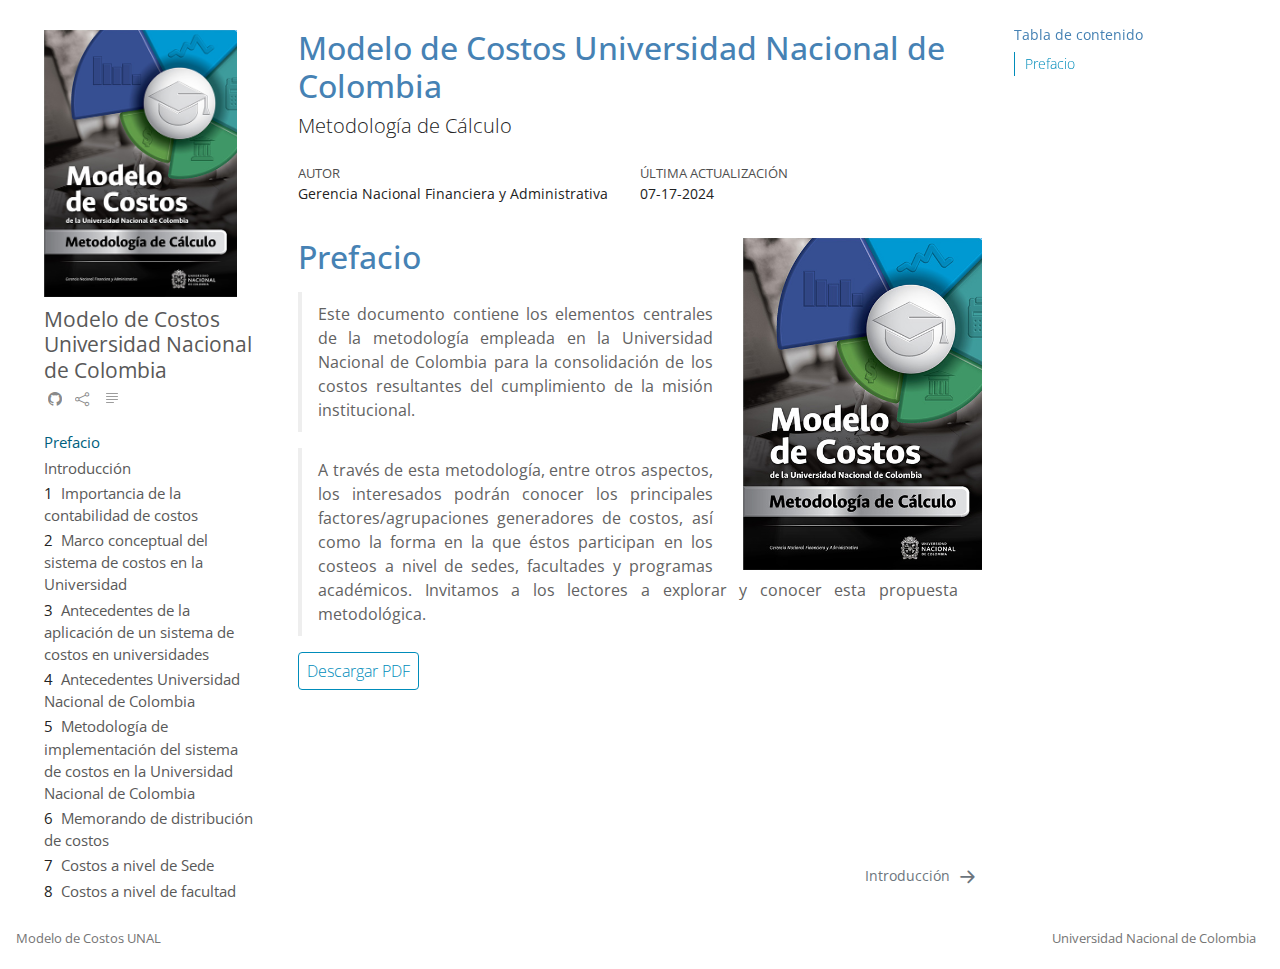
<file: docs/index.html>
<!DOCTYPE html>
<html xmlns="http://www.w3.org/1999/xhtml" lang="en" xml:lang="en"><head>

<meta charset="utf-8">
<meta name="generator" content="quarto-1.2.335">

<meta name="viewport" content="width=device-width, initial-scale=1.0, user-scalable=yes">

<meta name="author" content="Gerencia Nacional Financiera y Administrativa">

<title>Modelo de Costos Universidad Nacional de Colombia</title>
<style>
code{white-space: pre-wrap;}
span.smallcaps{font-variant: small-caps;}
div.columns{display: flex; gap: min(4vw, 1.5em);}
div.column{flex: auto; overflow-x: auto;}
div.hanging-indent{margin-left: 1.5em; text-indent: -1.5em;}
ul.task-list{list-style: none;}
ul.task-list li input[type="checkbox"] {
  width: 0.8em;
  margin: 0 0.8em 0.2em -1.6em;
  vertical-align: middle;
}
</style>


<script src="site_libs/quarto-nav/quarto-nav.js"></script>
<script src="site_libs/quarto-nav/headroom.min.js"></script>
<link href="./intro.html" rel="next">
<link href="./Imagenes/Logotipo_UNAL.png" rel="icon" type="image/png">
<script src="site_libs/clipboard/clipboard.min.js"></script>
<script src="site_libs/quarto-html/quarto.js"></script>
<script src="site_libs/quarto-html/popper.min.js"></script>
<script src="site_libs/quarto-html/tippy.umd.min.js"></script>
<script src="site_libs/quarto-html/anchor.min.js"></script>
<link href="site_libs/quarto-html/tippy.css" rel="stylesheet">
<link href="site_libs/quarto-html/quarto-syntax-highlighting.css" rel="stylesheet" id="quarto-text-highlighting-styles">
<script src="site_libs/bootstrap/bootstrap.min.js"></script>
<link href="site_libs/bootstrap/bootstrap-icons.css" rel="stylesheet">
<link href="site_libs/bootstrap/bootstrap.min.css" rel="stylesheet" id="quarto-bootstrap" data-mode="light">
<script id="quarto-search-options" type="application/json">{
  "language": {
    "search-no-results-text": "No results",
    "search-matching-documents-text": "matching documents",
    "search-copy-link-title": "Copy link to search",
    "search-hide-matches-text": "Hide additional matches",
    "search-more-match-text": "more match in this document",
    "search-more-matches-text": "more matches in this document",
    "search-clear-button-title": "Clear",
    "search-detached-cancel-button-title": "Cancel",
    "search-submit-button-title": "Submit"
  }
}</script>
<link href="style.css" rel="stylesheet">


<link rel="stylesheet" href="style.css">
</head>

<body class="nav-sidebar floating">

<div id="quarto-search-results"></div>
  <header id="quarto-header" class="headroom fixed-top">
  <nav class="quarto-secondary-nav" data-bs-toggle="collapse" data-bs-target="#quarto-sidebar" aria-controls="quarto-sidebar" aria-expanded="false" aria-label="Toggle sidebar navigation" onclick="if (window.quartoToggleHeadroom) { window.quartoToggleHeadroom(); }">
    <div class="container-fluid d-flex justify-content-between">
      <h1 class="quarto-secondary-nav-title">Modelo de Costos Universidad Nacional de Colombia</h1>
      <button type="button" class="quarto-btn-toggle btn" aria-label="Show secondary navigation">
        <i class="bi bi-chevron-right"></i>
      </button>
    </div>
  </nav>
</header>
<!-- content -->
<div id="quarto-content" class="quarto-container page-columns page-rows-contents page-layout-article">
<!-- sidebar -->
  <nav id="quarto-sidebar" class="sidebar collapse sidebar-navigation floating overflow-auto">
    <div class="pt-lg-2 mt-2 text-left sidebar-header sidebar-header-stacked">
      <a href="./index.html" class="sidebar-logo-link">
      <img src="./Imagenes/Portada1.png" alt="" class="sidebar-logo py-0 d-lg-inline d-none">
      </a>
    <div class="sidebar-title mb-0 py-0">
      <a href="./">Modelo de Costos Universidad Nacional de Colombia</a> 
        <div class="sidebar-tools-main tools-wide">
    <a href="https://github.com/estadisticaun/MCostos" title="Source Code" class="sidebar-tool px-1"><i class="bi bi-github"></i></a>
    <a href="" title="Share" id="sidebar-tool-dropdown-0" class="sidebar-tool dropdown-toggle px-1" data-bs-toggle="dropdown" aria-expanded="false"><i class="bi bi-share"></i></a>
    <ul class="dropdown-menu" aria-labelledby="sidebar-tool-dropdown-0">
        <li>
          <a class="dropdown-item sidebar-tools-main-item" href="https://twitter.com/intent/tweet?url=|url|">
            <i class="bi bi-bi-twitter pe-1"></i>
          Twitter
          </a>
        </li>
        <li>
          <a class="dropdown-item sidebar-tools-main-item" href="https://www.facebook.com/sharer/sharer.php?u=|url|">
            <i class="bi bi-bi-facebook pe-1"></i>
          Facebook
          </a>
        </li>
        <li>
          <a class="dropdown-item sidebar-tools-main-item" href="https://www.linkedin.com/sharing/share-offsite/?url=|url|">
            <i class="bi bi-bi-linkedin pe-1"></i>
          LinkedIn
          </a>
        </li>
    </ul>
  <a href="" class="quarto-reader-toggle sidebar-tool" onclick="window.quartoToggleReader(); return false;" title="Toggle reader mode">
  <div class="quarto-reader-toggle-btn">
  <i class="bi"></i>
  </div>
</a>
</div>
    </div>
      </div>
    <div class="sidebar-menu-container"> 
    <ul class="list-unstyled mt-1">
        <li class="sidebar-item">
  <div class="sidebar-item-container"> 
  <a href="./index.html" class="sidebar-item-text sidebar-link active">Prefacio</a>
  </div>
</li>
        <li class="sidebar-item">
  <div class="sidebar-item-container"> 
  <a href="./intro.html" class="sidebar-item-text sidebar-link">Introducción</a>
  </div>
</li>
        <li class="sidebar-item">
  <div class="sidebar-item-container"> 
  <a href="./Importancia.html" class="sidebar-item-text sidebar-link"><span class="chapter-number">1</span>&nbsp; <span class="chapter-title">Importancia de la contabilidad de costos</span></a>
  </div>
</li>
        <li class="sidebar-item">
  <div class="sidebar-item-container"> 
  <a href="./MarcoConceptual.html" class="sidebar-item-text sidebar-link"><span class="chapter-number">2</span>&nbsp; <span class="chapter-title">Marco conceptual del sistema de costos en la Universidad</span></a>
  </div>
</li>
        <li class="sidebar-item">
  <div class="sidebar-item-container"> 
  <a href="./AntecedentesAplicacion.html" class="sidebar-item-text sidebar-link"><span class="chapter-number">3</span>&nbsp; <span class="chapter-title">Antecedentes de la aplicación de un sistema de costos en universidades</span></a>
  </div>
</li>
        <li class="sidebar-item">
  <div class="sidebar-item-container"> 
  <a href="./AntecedentesUNAL.html" class="sidebar-item-text sidebar-link"><span class="chapter-number">4</span>&nbsp; <span class="chapter-title">Antecedentes Universidad Nacional de Colombia</span></a>
  </div>
</li>
        <li class="sidebar-item">
  <div class="sidebar-item-container"> 
  <a href="./Metodologia.html" class="sidebar-item-text sidebar-link"><span class="chapter-number">5</span>&nbsp; <span class="chapter-title">Metodología de implementación del sistema de costos en la Universidad Nacional de Colombia</span></a>
  </div>
</li>
        <li class="sidebar-item">
  <div class="sidebar-item-container"> 
  <a href="./Memorando.html" class="sidebar-item-text sidebar-link"><span class="chapter-number">6</span>&nbsp; <span class="chapter-title">Memorando de distribución de costos</span></a>
  </div>
</li>
        <li class="sidebar-item">
  <div class="sidebar-item-container"> 
  <a href="./CostosSede.html" class="sidebar-item-text sidebar-link"><span class="chapter-number">7</span>&nbsp; <span class="chapter-title">Costos a nivel de Sede</span></a>
  </div>
</li>
        <li class="sidebar-item">
  <div class="sidebar-item-container"> 
  <a href="./CostosFacultad.html" class="sidebar-item-text sidebar-link"><span class="chapter-number">8</span>&nbsp; <span class="chapter-title">Costos a nivel de facultad</span></a>
  </div>
</li>
        <li class="sidebar-item">
  <div class="sidebar-item-container"> 
  <a href="./CostosPrograma.html" class="sidebar-item-text sidebar-link"><span class="chapter-number">9</span>&nbsp; <span class="chapter-title">Costos a nivel de programa curricular</span></a>
  </div>
</li>
        <li class="sidebar-item">
  <div class="sidebar-item-container"> 
  <a href="./references.html" class="sidebar-item-text sidebar-link">Referencias</a>
  </div>
</li>
    </ul>
    </div>
</nav>
<!-- margin-sidebar -->
    <div id="quarto-margin-sidebar" class="sidebar margin-sidebar">
        <nav id="TOC" role="doc-toc" class="toc-active">
    <h2 id="toc-title">Tabla de contenido</h2>
   
  <ul>
  <li><a href="#prefacio" id="toc-prefacio" class="nav-link active" data-scroll-target="#prefacio">Prefacio</a></li>
  </ul>
</nav>
    </div>
<!-- main -->
<main class="content" id="quarto-document-content">

<header id="title-block-header" class="quarto-title-block default">
<div class="quarto-title">
<h1 class="title d-none d-lg-block">Modelo de Costos Universidad Nacional de Colombia</h1>
<p class="subtitle lead">Metodología de Cálculo</p>
</div>



<div class="quarto-title-meta">

    <div>
    <div class="quarto-title-meta-heading">Autor</div>
    <div class="quarto-title-meta-contents">
             <p>Gerencia Nacional Financiera y Administrativa </p>
          </div>
  </div>
    
    <div>
    <div class="quarto-title-meta-heading">Última Actualización</div>
    <div class="quarto-title-meta-contents">
      <p class="date">07-17-2024</p>
    </div>
  </div>
  
    
  </div>
  

</header>


<section id="prefacio" class="level1 unnumbered">
<p><img src="Imagenes/Portada1.png" title="Modelo de Costos Universidad Nacional de Colombia" class="quarto-cover-image img-fluid"></p><h1 class="unnumbered">Prefacio</h1>
<blockquote class="blockquote">
<p>Este documento contiene los elementos centrales de la metodología empleada en la Universidad Nacional de Colombia para la consolidación de los costos resultantes del cumplimiento de la misión institucional.</p>
</blockquote>
<blockquote class="blockquote">
<p>A través de esta metodología, entre otros aspectos, los interesados podrán conocer los principales factores/agrupaciones generadores de costos, así como la forma en la que éstos participan en los costeos a nivel de sedes, facultades y programas académicos. Invitamos a los lectores a explorar y conocer esta propuesta metodológica.</p>
</blockquote>
<p><a href="https://github.com/estadisticaun/MCostos/raw/main/METODOLOGIA_MODELO_SISTEMA_DE_COSTOS_UNAL_2023.pdf" target="_blank"> <button type="button" class="btn btn-outline-primary">Descargar PDF</button> </a></p>


</section>

</main> <!-- /main -->
<script id="quarto-html-after-body" type="application/javascript">
window.document.addEventListener("DOMContentLoaded", function (event) {
  const toggleBodyColorMode = (bsSheetEl) => {
    const mode = bsSheetEl.getAttribute("data-mode");
    const bodyEl = window.document.querySelector("body");
    if (mode === "dark") {
      bodyEl.classList.add("quarto-dark");
      bodyEl.classList.remove("quarto-light");
    } else {
      bodyEl.classList.add("quarto-light");
      bodyEl.classList.remove("quarto-dark");
    }
  }
  const toggleBodyColorPrimary = () => {
    const bsSheetEl = window.document.querySelector("link#quarto-bootstrap");
    if (bsSheetEl) {
      toggleBodyColorMode(bsSheetEl);
    }
  }
  toggleBodyColorPrimary();  
  const icon = "";
  const anchorJS = new window.AnchorJS();
  anchorJS.options = {
    placement: 'right',
    icon: icon
  };
  anchorJS.add('.anchored');
  const clipboard = new window.ClipboardJS('.code-copy-button', {
    target: function(trigger) {
      return trigger.previousElementSibling;
    }
  });
  clipboard.on('success', function(e) {
    // button target
    const button = e.trigger;
    // don't keep focus
    button.blur();
    // flash "checked"
    button.classList.add('code-copy-button-checked');
    var currentTitle = button.getAttribute("title");
    button.setAttribute("title", "Copied!");
    let tooltip;
    if (window.bootstrap) {
      button.setAttribute("data-bs-toggle", "tooltip");
      button.setAttribute("data-bs-placement", "left");
      button.setAttribute("data-bs-title", "Copied!");
      tooltip = new bootstrap.Tooltip(button, 
        { trigger: "manual", 
          customClass: "code-copy-button-tooltip",
          offset: [0, -8]});
      tooltip.show();    
    }
    setTimeout(function() {
      if (tooltip) {
        tooltip.hide();
        button.removeAttribute("data-bs-title");
        button.removeAttribute("data-bs-toggle");
        button.removeAttribute("data-bs-placement");
      }
      button.setAttribute("title", currentTitle);
      button.classList.remove('code-copy-button-checked');
    }, 1000);
    // clear code selection
    e.clearSelection();
  });
  function tippyHover(el, contentFn) {
    const config = {
      allowHTML: true,
      content: contentFn,
      maxWidth: 500,
      delay: 100,
      arrow: false,
      appendTo: function(el) {
          return el.parentElement;
      },
      interactive: true,
      interactiveBorder: 10,
      theme: 'quarto',
      placement: 'bottom-start'
    };
    window.tippy(el, config); 
  }
  const noterefs = window.document.querySelectorAll('a[role="doc-noteref"]');
  for (var i=0; i<noterefs.length; i++) {
    const ref = noterefs[i];
    tippyHover(ref, function() {
      // use id or data attribute instead here
      let href = ref.getAttribute('data-footnote-href') || ref.getAttribute('href');
      try { href = new URL(href).hash; } catch {}
      const id = href.replace(/^#\/?/, "");
      const note = window.document.getElementById(id);
      return note.innerHTML;
    });
  }
  const findCites = (el) => {
    const parentEl = el.parentElement;
    if (parentEl) {
      const cites = parentEl.dataset.cites;
      if (cites) {
        return {
          el,
          cites: cites.split(' ')
        };
      } else {
        return findCites(el.parentElement)
      }
    } else {
      return undefined;
    }
  };
  var bibliorefs = window.document.querySelectorAll('a[role="doc-biblioref"]');
  for (var i=0; i<bibliorefs.length; i++) {
    const ref = bibliorefs[i];
    const citeInfo = findCites(ref);
    if (citeInfo) {
      tippyHover(citeInfo.el, function() {
        var popup = window.document.createElement('div');
        citeInfo.cites.forEach(function(cite) {
          var citeDiv = window.document.createElement('div');
          citeDiv.classList.add('hanging-indent');
          citeDiv.classList.add('csl-entry');
          var biblioDiv = window.document.getElementById('ref-' + cite);
          if (biblioDiv) {
            citeDiv.innerHTML = biblioDiv.innerHTML;
          }
          popup.appendChild(citeDiv);
        });
        return popup.innerHTML;
      });
    }
  }
});
</script>
<nav class="page-navigation">
  <div class="nav-page nav-page-previous">
  </div>
  <div class="nav-page nav-page-next">
      <a href="./intro.html" class="pagination-link">
        <span class="nav-page-text">Introducción</span> <i class="bi bi-arrow-right-short"></i>
      </a>
  </div>
</nav>
</div> <!-- /content -->
<footer class="footer">
  <div class="nav-footer">
    <div class="nav-footer-left">
      <ul class="footer-items list-unstyled">
    <li class="nav-item">
 Modelo de Costos UNAL
  </li>  
</ul>
    </div>   
    <div class="nav-footer-right">
      <ul class="footer-items list-unstyled">
    <li class="nav-item">
    <a class="nav-link" href="https://gerencia.unal.edu.co/">Universidad Nacional de Colombia</a>
  </li>  
</ul>
    </div>
  </div>
</footer>



</body></html>
</file>
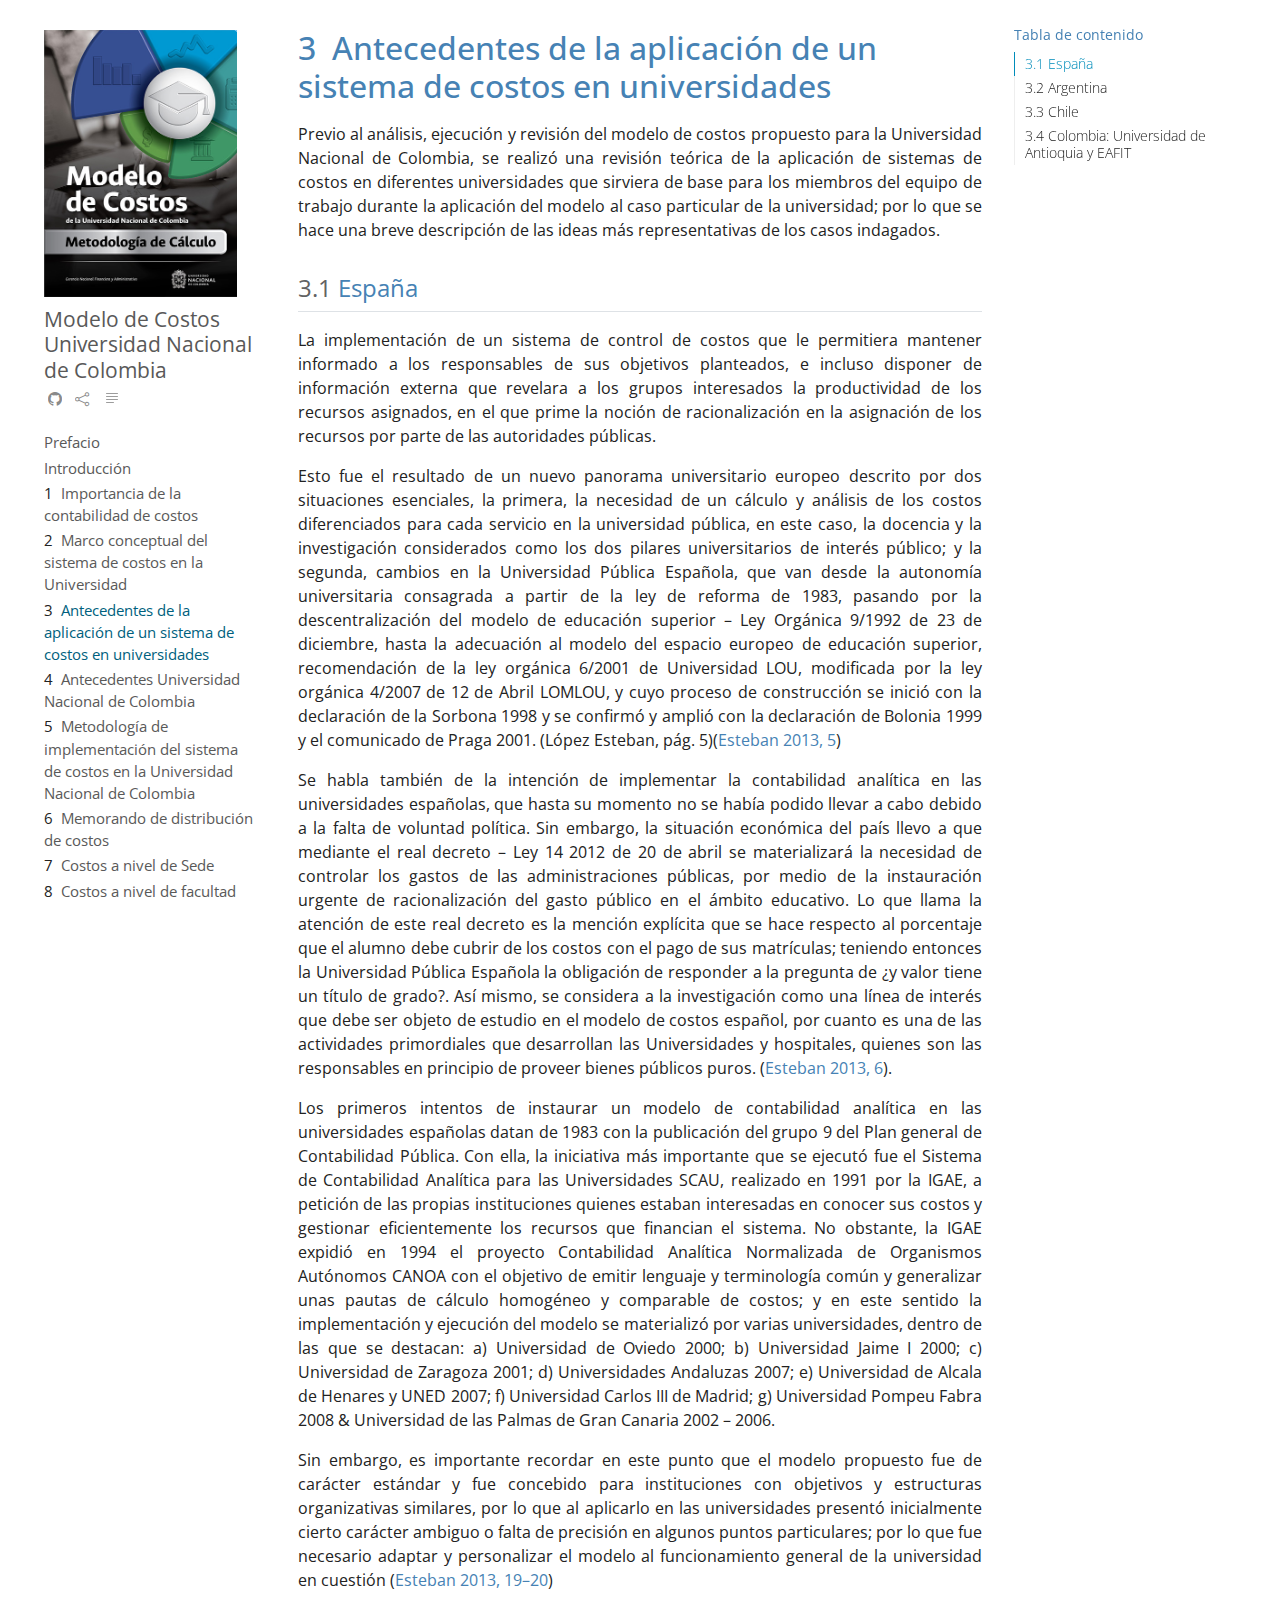
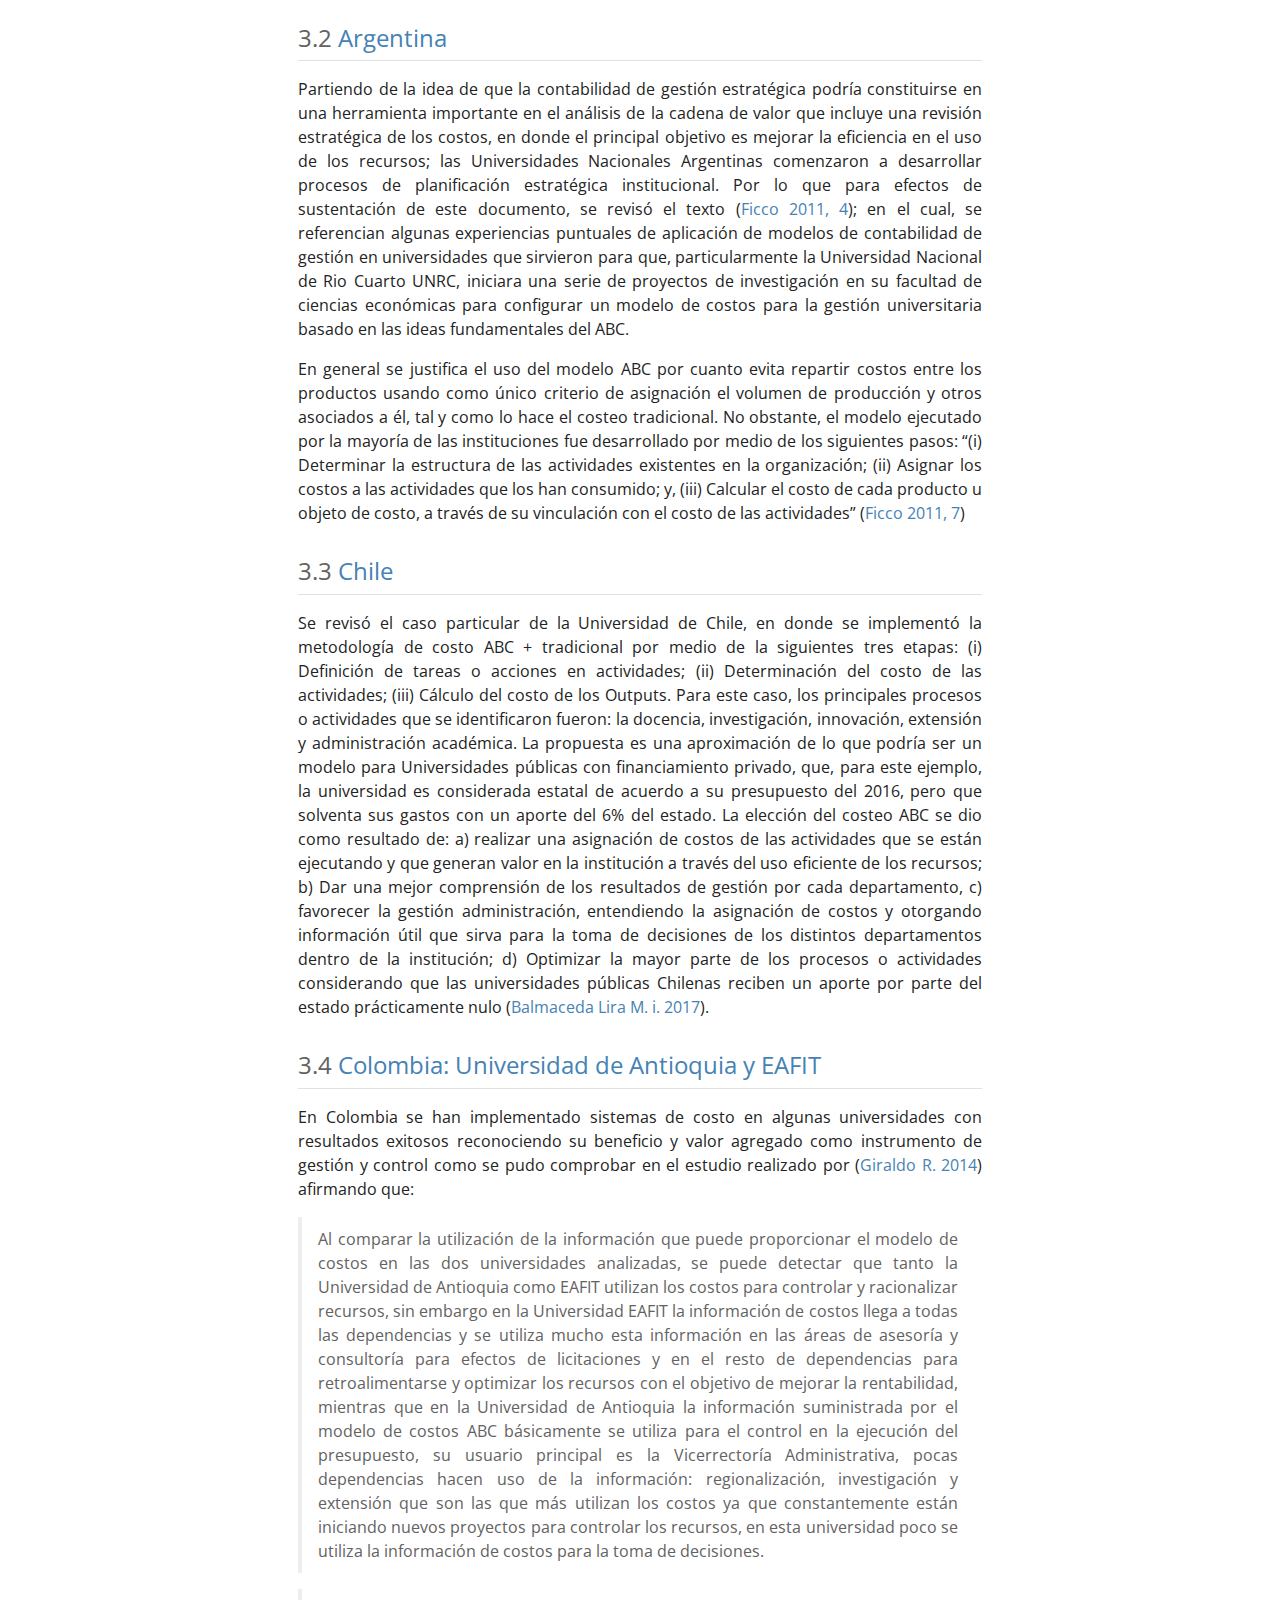
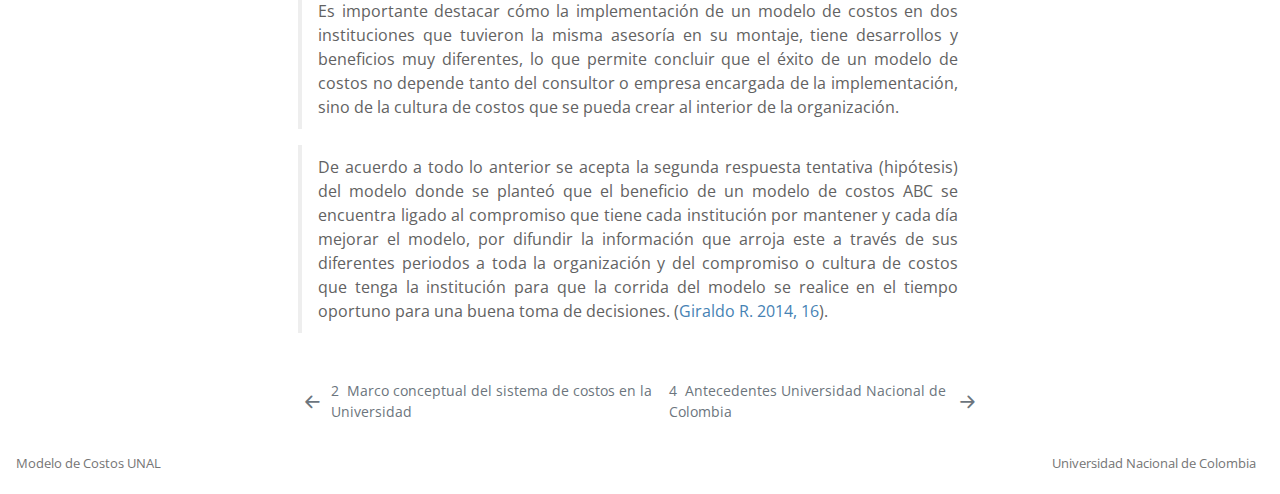
<file: docs/AntecedentesAplicacion.html>
<!DOCTYPE html>
<html xmlns="http://www.w3.org/1999/xhtml" lang="en" xml:lang="en"><head>

<meta charset="utf-8">
<meta name="generator" content="quarto-1.2.335">

<meta name="viewport" content="width=device-width, initial-scale=1.0, user-scalable=yes">


<title>Modelo de Costos Universidad Nacional de Colombia - 3&nbsp; Antecedentes de la aplicación de un sistema de costos en universidades</title>
<style>
code{white-space: pre-wrap;}
span.smallcaps{font-variant: small-caps;}
div.columns{display: flex; gap: min(4vw, 1.5em);}
div.column{flex: auto; overflow-x: auto;}
div.hanging-indent{margin-left: 1.5em; text-indent: -1.5em;}
ul.task-list{list-style: none;}
ul.task-list li input[type="checkbox"] {
  width: 0.8em;
  margin: 0 0.8em 0.2em -1.6em;
  vertical-align: middle;
}
div.csl-bib-body { }
div.csl-entry {
  clear: both;
}
.hanging div.csl-entry {
  margin-left:2em;
  text-indent:-2em;
}
div.csl-left-margin {
  min-width:2em;
  float:left;
}
div.csl-right-inline {
  margin-left:2em;
  padding-left:1em;
}
div.csl-indent {
  margin-left: 2em;
}
</style>


<script src="site_libs/quarto-nav/quarto-nav.js"></script>
<script src="site_libs/quarto-nav/headroom.min.js"></script>
<link href="./AntecedentesUNAL.html" rel="next">
<link href="./MarcoConceptual.html" rel="prev">
<link href="./Imagenes/Logotipo_UNAL.png" rel="icon" type="image/png">
<script src="site_libs/clipboard/clipboard.min.js"></script>
<script src="site_libs/quarto-html/quarto.js"></script>
<script src="site_libs/quarto-html/popper.min.js"></script>
<script src="site_libs/quarto-html/tippy.umd.min.js"></script>
<script src="site_libs/quarto-html/anchor.min.js"></script>
<link href="site_libs/quarto-html/tippy.css" rel="stylesheet">
<link href="site_libs/quarto-html/quarto-syntax-highlighting.css" rel="stylesheet" id="quarto-text-highlighting-styles">
<script src="site_libs/bootstrap/bootstrap.min.js"></script>
<link href="site_libs/bootstrap/bootstrap-icons.css" rel="stylesheet">
<link href="site_libs/bootstrap/bootstrap.min.css" rel="stylesheet" id="quarto-bootstrap" data-mode="light">
<script id="quarto-search-options" type="application/json">{
  "language": {
    "search-no-results-text": "No results",
    "search-matching-documents-text": "matching documents",
    "search-copy-link-title": "Copy link to search",
    "search-hide-matches-text": "Hide additional matches",
    "search-more-match-text": "more match in this document",
    "search-more-matches-text": "more matches in this document",
    "search-clear-button-title": "Clear",
    "search-detached-cancel-button-title": "Cancel",
    "search-submit-button-title": "Submit"
  }
}</script>
<link href="style.css" rel="stylesheet">


<link rel="stylesheet" href="style.css">
</head>

<body class="nav-sidebar floating">

<div id="quarto-search-results"></div>
  <header id="quarto-header" class="headroom fixed-top">
  <nav class="quarto-secondary-nav" data-bs-toggle="collapse" data-bs-target="#quarto-sidebar" aria-controls="quarto-sidebar" aria-expanded="false" aria-label="Toggle sidebar navigation" onclick="if (window.quartoToggleHeadroom) { window.quartoToggleHeadroom(); }">
    <div class="container-fluid d-flex justify-content-between">
      <h1 class="quarto-secondary-nav-title"><span class="chapter-number">3</span>&nbsp; <span class="chapter-title">Antecedentes de la aplicación de un sistema de costos en universidades</span></h1>
      <button type="button" class="quarto-btn-toggle btn" aria-label="Show secondary navigation">
        <i class="bi bi-chevron-right"></i>
      </button>
    </div>
  </nav>
</header>
<!-- content -->
<div id="quarto-content" class="quarto-container page-columns page-rows-contents page-layout-article">
<!-- sidebar -->
  <nav id="quarto-sidebar" class="sidebar collapse sidebar-navigation floating overflow-auto">
    <div class="pt-lg-2 mt-2 text-left sidebar-header sidebar-header-stacked">
      <a href="./index.html" class="sidebar-logo-link">
      <img src="./Imagenes/Portada1.png" alt="" class="sidebar-logo py-0 d-lg-inline d-none">
      </a>
    <div class="sidebar-title mb-0 py-0">
      <a href="./">Modelo de Costos Universidad Nacional de Colombia</a> 
        <div class="sidebar-tools-main tools-wide">
    <a href="https://github.com/estadisticaun/MCostos" title="Source Code" class="sidebar-tool px-1"><i class="bi bi-github"></i></a>
    <a href="" title="Share" id="sidebar-tool-dropdown-0" class="sidebar-tool dropdown-toggle px-1" data-bs-toggle="dropdown" aria-expanded="false"><i class="bi bi-share"></i></a>
    <ul class="dropdown-menu" aria-labelledby="sidebar-tool-dropdown-0">
        <li>
          <a class="dropdown-item sidebar-tools-main-item" href="https://twitter.com/intent/tweet?url=|url|">
            <i class="bi bi-bi-twitter pe-1"></i>
          Twitter
          </a>
        </li>
        <li>
          <a class="dropdown-item sidebar-tools-main-item" href="https://www.facebook.com/sharer/sharer.php?u=|url|">
            <i class="bi bi-bi-facebook pe-1"></i>
          Facebook
          </a>
        </li>
        <li>
          <a class="dropdown-item sidebar-tools-main-item" href="https://www.linkedin.com/sharing/share-offsite/?url=|url|">
            <i class="bi bi-bi-linkedin pe-1"></i>
          LinkedIn
          </a>
        </li>
    </ul>
  <a href="" class="quarto-reader-toggle sidebar-tool" onclick="window.quartoToggleReader(); return false;" title="Toggle reader mode">
  <div class="quarto-reader-toggle-btn">
  <i class="bi"></i>
  </div>
</a>
</div>
    </div>
      </div>
    <div class="sidebar-menu-container"> 
    <ul class="list-unstyled mt-1">
        <li class="sidebar-item">
  <div class="sidebar-item-container"> 
  <a href="./index.html" class="sidebar-item-text sidebar-link">Prefacio</a>
  </div>
</li>
        <li class="sidebar-item">
  <div class="sidebar-item-container"> 
  <a href="./intro.html" class="sidebar-item-text sidebar-link">Introducción</a>
  </div>
</li>
        <li class="sidebar-item">
  <div class="sidebar-item-container"> 
  <a href="./Importancia.html" class="sidebar-item-text sidebar-link"><span class="chapter-number">1</span>&nbsp; <span class="chapter-title">Importancia de la contabilidad de costos</span></a>
  </div>
</li>
        <li class="sidebar-item">
  <div class="sidebar-item-container"> 
  <a href="./MarcoConceptual.html" class="sidebar-item-text sidebar-link"><span class="chapter-number">2</span>&nbsp; <span class="chapter-title">Marco conceptual del sistema de costos en la Universidad</span></a>
  </div>
</li>
        <li class="sidebar-item">
  <div class="sidebar-item-container"> 
  <a href="./AntecedentesAplicacion.html" class="sidebar-item-text sidebar-link active"><span class="chapter-number">3</span>&nbsp; <span class="chapter-title">Antecedentes de la aplicación de un sistema de costos en universidades</span></a>
  </div>
</li>
        <li class="sidebar-item">
  <div class="sidebar-item-container"> 
  <a href="./AntecedentesUNAL.html" class="sidebar-item-text sidebar-link"><span class="chapter-number">4</span>&nbsp; <span class="chapter-title">Antecedentes Universidad Nacional de Colombia</span></a>
  </div>
</li>
        <li class="sidebar-item">
  <div class="sidebar-item-container"> 
  <a href="./Metodologia.html" class="sidebar-item-text sidebar-link"><span class="chapter-number">5</span>&nbsp; <span class="chapter-title">Metodología de implementación del sistema de costos en la Universidad Nacional de Colombia</span></a>
  </div>
</li>
        <li class="sidebar-item">
  <div class="sidebar-item-container"> 
  <a href="./Memorando.html" class="sidebar-item-text sidebar-link"><span class="chapter-number">6</span>&nbsp; <span class="chapter-title">Memorando de distribución de costos</span></a>
  </div>
</li>
        <li class="sidebar-item">
  <div class="sidebar-item-container"> 
  <a href="./CostosSede.html" class="sidebar-item-text sidebar-link"><span class="chapter-number">7</span>&nbsp; <span class="chapter-title">Costos a nivel de Sede</span></a>
  </div>
</li>
        <li class="sidebar-item">
  <div class="sidebar-item-container"> 
  <a href="./CostosFacultad.html" class="sidebar-item-text sidebar-link"><span class="chapter-number">8</span>&nbsp; <span class="chapter-title">Costos a nivel de facultad</span></a>
  </div>
</li>
        <li class="sidebar-item">
  <div class="sidebar-item-container"> 
  <a href="./CostosPrograma.html" class="sidebar-item-text sidebar-link"><span class="chapter-number">9</span>&nbsp; <span class="chapter-title">Costos a nivel de programa curricular</span></a>
  </div>
</li>
        <li class="sidebar-item">
  <div class="sidebar-item-container"> 
  <a href="./references.html" class="sidebar-item-text sidebar-link">Referencias</a>
  </div>
</li>
    </ul>
    </div>
</nav>
<!-- margin-sidebar -->
    <div id="quarto-margin-sidebar" class="sidebar margin-sidebar">
        <nav id="TOC" role="doc-toc" class="toc-active">
    <h2 id="toc-title">Tabla de contenido</h2>
   
  <ul>
  <li><a href="#españa" id="toc-españa" class="nav-link active" data-scroll-target="#españa"><span class="toc-section-number">3.1</span>  España</a></li>
  <li><a href="#argentina" id="toc-argentina" class="nav-link" data-scroll-target="#argentina"><span class="toc-section-number">3.2</span>  Argentina</a></li>
  <li><a href="#chile" id="toc-chile" class="nav-link" data-scroll-target="#chile"><span class="toc-section-number">3.3</span>  Chile</a></li>
  <li><a href="#colombia-universidad-de-antioquia-y-eafit" id="toc-colombia-universidad-de-antioquia-y-eafit" class="nav-link" data-scroll-target="#colombia-universidad-de-antioquia-y-eafit"><span class="toc-section-number">3.4</span>  Colombia: Universidad de Antioquia y EAFIT</a></li>
  </ul>
</nav>
    </div>
<!-- main -->
<main class="content" id="quarto-document-content">

<header id="title-block-header" class="quarto-title-block default">
<div class="quarto-title">
<h1 class="title d-none d-lg-block"><span class="chapter-number">3</span>&nbsp; <span class="chapter-title">Antecedentes de la aplicación de un sistema de costos en universidades</span></h1>
</div>



<div class="quarto-title-meta">

    
  
    
  </div>
  

</header>

<p>Previo al análisis, ejecución y revisión del modelo de costos propuesto para la Universidad Nacional de Colombia, se realizó una revisión teórica de la aplicación de sistemas de costos en diferentes universidades que sirviera de base para los miembros del equipo de trabajo durante la aplicación del modelo al caso particular de la universidad; por lo que se hace una breve descripción de las ideas más representativas de los casos indagados.</p>
<section id="españa" class="level2" data-number="3.1">
<h2 data-number="3.1" class="anchored" data-anchor-id="españa"><span class="header-section-number">3.1</span> España</h2>
<p>La implementación de un sistema de control de costos que le permitiera mantener informado a los responsables de sus objetivos planteados, e incluso disponer de información externa que revelara a los grupos interesados la productividad de los recursos asignados, en el que prime la noción de racionalización en la asignación de los recursos por parte de las autoridades públicas.</p>
<p>Esto fue el resultado de un nuevo panorama universitario europeo descrito por dos situaciones esenciales, la primera, la necesidad de un cálculo y análisis de los costos diferenciados para cada servicio en la universidad pública, en este caso, la docencia y la investigación considerados como los dos pilares universitarios de interés público; y la segunda, cambios en la Universidad Pública Española, que van desde la autonomía universitaria consagrada a partir de la ley de reforma de 1983, pasando por la descentralización del modelo de educación superior – Ley Orgánica 9/1992 de 23 de diciembre, hasta la adecuación al modelo del espacio europeo de educación superior, recomendación de la ley orgánica 6/2001 de Universidad LOU, modificada por la ley orgánica 4/2007 de 12 de Abril LOMLOU, y cuyo proceso de construcción se inició con la declaración de la Sorbona 1998 y se confirmó y amplió con la declaración de Bolonia 1999 y el comunicado de Praga 2001. (López Esteban, pág. 5)<span class="citation" data-cites="LopezEsteban">(<a href="references.html#ref-LopezEsteban" role="doc-biblioref">Esteban 2013, 5</a>)</span></p>
<p>Se habla también de la intención de implementar la contabilidad analítica en las universidades españolas, que hasta su momento no se había podido llevar a cabo debido a la falta de voluntad política. Sin embargo, la situación económica del país llevo a que mediante el real decreto – Ley 14 2012 de 20 de abril se materializará la necesidad de controlar los gastos de las administraciones públicas, por medio de la instauración urgente de racionalización del gasto público en el ámbito educativo. Lo que llama la atención de este real decreto es la mención explícita que se hace respecto al porcentaje que el alumno debe cubrir de los costos con el pago de sus matrículas; teniendo entonces la Universidad Pública Española la obligación de responder a la pregunta de ¿y valor tiene un título de grado?. Así mismo, se considera a la investigación como una línea de interés que debe ser objeto de estudio en el modelo de costos español, por cuanto es una de las actividades primordiales que desarrollan las Universidades y hospitales, quienes son las responsables en principio de proveer bienes públicos puros. <span class="citation" data-cites="LopezEsteban">(<a href="references.html#ref-LopezEsteban" role="doc-biblioref">Esteban 2013, 6</a>)</span>.</p>
<p>Los primeros intentos de instaurar un modelo de contabilidad analítica en las universidades españolas datan de 1983 con la publicación del grupo 9 del Plan general de Contabilidad Pública. Con ella, la iniciativa más importante que se ejecutó fue el Sistema de Contabilidad Analítica para las Universidades SCAU, realizado en 1991 por la IGAE, a petición de las propias instituciones quienes estaban interesadas en conocer sus costos y gestionar eficientemente los recursos que financian el sistema. No obstante, la IGAE expidió en 1994 el proyecto Contabilidad Analítica Normalizada de Organismos Autónomos CANOA con el objetivo de emitir lenguaje y terminología común y generalizar unas pautas de cálculo homogéneo y comparable de costos; y en este sentido la implementación y ejecución del modelo se materializó por varias universidades, dentro de las que se destacan: a) Universidad de Oviedo 2000; b) Universidad Jaime I 2000; c) Universidad de Zaragoza 2001; d) Universidades Andaluzas 2007; e) Universidad de Alcala de Henares y UNED 2007; f) Universidad Carlos III de Madrid; g) Universidad Pompeu Fabra 2008 &amp; Universidad de las Palmas de Gran Canaria 2002 – 2006.</p>
<p>Sin embargo, es importante recordar en este punto que el modelo propuesto fue de carácter estándar y fue concebido para instituciones con objetivos y estructuras organizativas similares, por lo que al aplicarlo en las universidades presentó inicialmente cierto carácter ambiguo o falta de precisión en algunos puntos particulares; por lo que fue necesario adaptar y personalizar el modelo al funcionamiento general de la universidad en cuestión <span class="citation" data-cites="LopezEsteban">(<a href="references.html#ref-LopezEsteban" role="doc-biblioref">Esteban 2013, 19–20</a>)</span></p>
</section>
<section id="argentina" class="level2" data-number="3.2">
<h2 data-number="3.2" class="anchored" data-anchor-id="argentina"><span class="header-section-number">3.2</span> Argentina</h2>
<p>Partiendo de la idea de que la contabilidad de gestión estratégica podría constituirse en una herramienta importante en el análisis de la cadena de valor que incluye una revisión estratégica de los costos, en donde el principal objetivo es mejorar la eficiencia en el uso de los recursos; las Universidades Nacionales Argentinas comenzaron a desarrollar procesos de planificación estratégica institucional. Por lo que para efectos de sustentación de este documento, se revisó el texto <span class="citation" data-cites="Ficco">(<a href="references.html#ref-Ficco" role="doc-biblioref">Ficco 2011, 4</a>)</span>; en el cual, se referencian algunas experiencias puntuales de aplicación de modelos de contabilidad de gestión en universidades que sirvieron para que, particularmente la Universidad Nacional de Rio Cuarto UNRC, iniciara una serie de proyectos de investigación en su facultad de ciencias económicas para configurar un modelo de costos para la gestión universitaria basado en las ideas fundamentales del ABC.</p>
<p>En general se justifica el uso del modelo ABC por cuanto evita repartir costos entre los productos usando como único criterio de asignación el volumen de producción y otros asociados a él, tal y como lo hace el costeo tradicional. No obstante, el modelo ejecutado por la mayoría de las instituciones fue desarrollado por medio de los siguientes pasos: “(i) Determinar la estructura de las actividades existentes en la organización; (ii) Asignar los costos a las actividades que los han consumido; y, (iii) Calcular el costo de cada producto u objeto de costo, a través de su vinculación con el costo de las actividades” <span class="citation" data-cites="Ficco">(<a href="references.html#ref-Ficco" role="doc-biblioref">Ficco 2011, 7</a>)</span></p>
</section>
<section id="chile" class="level2" data-number="3.3">
<h2 data-number="3.3" class="anchored" data-anchor-id="chile"><span class="header-section-number">3.3</span> Chile</h2>
<p>Se revisó el caso particular de la Universidad de Chile, en donde se implementó la metodología de costo ABC + tradicional por medio de la siguientes tres etapas: (i) Definición de tareas o acciones en actividades; (ii) Determinación del costo de las actividades; (iii) Cálculo del costo de los Outputs. Para este caso, los principales procesos o actividades que se identificaron fueron: la docencia, investigación, innovación, extensión y administración académica. La propuesta es una aproximación de lo que podría ser un modelo para Universidades públicas con financiamiento privado, que, para este ejemplo, la universidad es considerada estatal de acuerdo a su presupuesto del 2016, pero que solventa sus gastos con un aporte del 6% del estado. La elección del costeo ABC se dio como resultado de: a) realizar una asignación de costos de las actividades que se están ejecutando y que generan valor en la institución a través del uso eficiente de los recursos; b) Dar una mejor comprensión de los resultados de gestión por cada departamento, c) favorecer la gestión administración, entendiendo la asignación de costos y otorgando información útil que sirva para la toma de decisiones de los distintos departamentos dentro de la institución; d) Optimizar la mayor parte de los procesos o actividades considerando que las universidades públicas Chilenas reciben un aporte por parte del estado prácticamente nulo <span class="citation" data-cites="BalmacedaGuerra">(<a href="references.html#ref-BalmacedaGuerra" role="doc-biblioref">Balmaceda Lira M. i. 2017</a>)</span>.</p>
</section>
<section id="colombia-universidad-de-antioquia-y-eafit" class="level2" data-number="3.4">
<h2 data-number="3.4" class="anchored" data-anchor-id="colombia-universidad-de-antioquia-y-eafit"><span class="header-section-number">3.4</span> Colombia: Universidad de Antioquia y EAFIT</h2>
<p>En Colombia se han implementado sistemas de costo en algunas universidades con resultados exitosos reconociendo su beneficio y valor agregado como instrumento de gestión y control como se pudo comprobar en el estudio realizado por <span class="citation" data-cites="GiraldoHenao">(<a href="references.html#ref-GiraldoHenao" role="doc-biblioref">Giraldo R. 2014</a>)</span> afirmando que:</p>
<blockquote class="blockquote">
<p>Al comparar la utilización de la información que puede proporcionar el modelo de costos en las dos universidades analizadas, se puede detectar que tanto la Universidad de Antioquia como EAFIT utilizan los costos para controlar y racionalizar recursos, sin embargo en la Universidad EAFIT la información de costos llega a todas las dependencias y se utiliza mucho esta información en las áreas de asesoría y consultoría para efectos de licitaciones y en el resto de dependencias para retroalimentarse y optimizar los recursos con el objetivo de mejorar la rentabilidad, mientras que en la Universidad de Antioquia la información suministrada por el modelo de costos ABC básicamente se utiliza para el control en la ejecución del presupuesto, su usuario principal es la Vicerrectoría Administrativa, pocas dependencias hacen uso de la información: regionalización, investigación y extensión que son las que más utilizan los costos ya que constantemente están iniciando nuevos proyectos para controlar los recursos, en esta universidad poco se utiliza la información de costos para la toma de decisiones.</p>
</blockquote>
<blockquote class="blockquote">
<p>Es importante destacar cómo la implementación de un modelo de costos en dos instituciones que tuvieron la misma asesoría en su montaje, tiene desarrollos y beneficios muy diferentes, lo que permite concluir que el éxito de un modelo de costos no depende tanto del consultor o empresa encargada de la implementación, sino de la cultura de costos que se pueda crear al interior de la organización.</p>
</blockquote>
<blockquote class="blockquote">
<p>De acuerdo a todo lo anterior se acepta la segunda respuesta tentativa (hipótesis) del modelo donde se planteó que el beneficio de un modelo de costos ABC se encuentra ligado al compromiso que tiene cada institución por mantener y cada día mejorar el modelo, por difundir la información que arroja este a través de sus diferentes periodos a toda la organización y del compromiso o cultura de costos que tenga la institución para que la corrida del modelo se realice en el tiempo oportuno para una buena toma de decisiones. <span class="citation" data-cites="GiraldoHenao">(<a href="references.html#ref-GiraldoHenao" role="doc-biblioref">Giraldo R. 2014, 16</a>)</span>.</p>
</blockquote>


<div id="refs" class="references csl-bib-body hanging-indent" role="doc-bibliography" style="display: none">
<div id="ref-BalmacedaGuerra" class="csl-entry" role="doc-biblioentry">
Balmaceda Lira M. i., Guerra Vera L. 2017. <em>Metodologías de Costo de Educación Superior</em>. 2. Santiago de Chile, Chile: Facultad de Economía y Negocios - Universidad de Chile.
</div>
<div id="ref-LopezEsteban" class="csl-entry" role="doc-biblioentry">
Esteban, Miguel López. 2013. <em>La Contabilidad de Costes En Las Universidad Públicas Españolas: Una Aproximación a Su Estado Actual de Implantación Con Referencia Especial Al Caso de La Universidad de Cantabria</em>. Comunidad Autónoma de Cantabria, España: Trabajo Fin de Grado.
</div>
<div id="ref-Ficco" class="csl-entry" role="doc-biblioentry">
Ficco, Cecilia Rita. 2011. <em>El Costeo Basado En La Actividad En Las Universidades: Una Herramienta Para La Gestión Estrategica y La Creación de Valor</em>. 3. SaberEs No. 3. Sección Artículos.
</div>
<div id="ref-GiraldoHenao" class="csl-entry" role="doc-biblioentry">
Giraldo R., Restrepo Z., Henao L. 2014. <em>Estudio Comparado de Los Beneficios Que Trae La Implementación de Un Modelo de Costos ABC En Las Universidades de Antioquia y EAFIT</em>. Trabajos de Grado UDEA, 8.
</div>
</div>
</section>

</main> <!-- /main -->
<script id="quarto-html-after-body" type="application/javascript">
window.document.addEventListener("DOMContentLoaded", function (event) {
  const toggleBodyColorMode = (bsSheetEl) => {
    const mode = bsSheetEl.getAttribute("data-mode");
    const bodyEl = window.document.querySelector("body");
    if (mode === "dark") {
      bodyEl.classList.add("quarto-dark");
      bodyEl.classList.remove("quarto-light");
    } else {
      bodyEl.classList.add("quarto-light");
      bodyEl.classList.remove("quarto-dark");
    }
  }
  const toggleBodyColorPrimary = () => {
    const bsSheetEl = window.document.querySelector("link#quarto-bootstrap");
    if (bsSheetEl) {
      toggleBodyColorMode(bsSheetEl);
    }
  }
  toggleBodyColorPrimary();  
  const icon = "";
  const anchorJS = new window.AnchorJS();
  anchorJS.options = {
    placement: 'right',
    icon: icon
  };
  anchorJS.add('.anchored');
  const clipboard = new window.ClipboardJS('.code-copy-button', {
    target: function(trigger) {
      return trigger.previousElementSibling;
    }
  });
  clipboard.on('success', function(e) {
    // button target
    const button = e.trigger;
    // don't keep focus
    button.blur();
    // flash "checked"
    button.classList.add('code-copy-button-checked');
    var currentTitle = button.getAttribute("title");
    button.setAttribute("title", "Copied!");
    let tooltip;
    if (window.bootstrap) {
      button.setAttribute("data-bs-toggle", "tooltip");
      button.setAttribute("data-bs-placement", "left");
      button.setAttribute("data-bs-title", "Copied!");
      tooltip = new bootstrap.Tooltip(button, 
        { trigger: "manual", 
          customClass: "code-copy-button-tooltip",
          offset: [0, -8]});
      tooltip.show();    
    }
    setTimeout(function() {
      if (tooltip) {
        tooltip.hide();
        button.removeAttribute("data-bs-title");
        button.removeAttribute("data-bs-toggle");
        button.removeAttribute("data-bs-placement");
      }
      button.setAttribute("title", currentTitle);
      button.classList.remove('code-copy-button-checked');
    }, 1000);
    // clear code selection
    e.clearSelection();
  });
  function tippyHover(el, contentFn) {
    const config = {
      allowHTML: true,
      content: contentFn,
      maxWidth: 500,
      delay: 100,
      arrow: false,
      appendTo: function(el) {
          return el.parentElement;
      },
      interactive: true,
      interactiveBorder: 10,
      theme: 'quarto',
      placement: 'bottom-start'
    };
    window.tippy(el, config); 
  }
  const noterefs = window.document.querySelectorAll('a[role="doc-noteref"]');
  for (var i=0; i<noterefs.length; i++) {
    const ref = noterefs[i];
    tippyHover(ref, function() {
      // use id or data attribute instead here
      let href = ref.getAttribute('data-footnote-href') || ref.getAttribute('href');
      try { href = new URL(href).hash; } catch {}
      const id = href.replace(/^#\/?/, "");
      const note = window.document.getElementById(id);
      return note.innerHTML;
    });
  }
  const findCites = (el) => {
    const parentEl = el.parentElement;
    if (parentEl) {
      const cites = parentEl.dataset.cites;
      if (cites) {
        return {
          el,
          cites: cites.split(' ')
        };
      } else {
        return findCites(el.parentElement)
      }
    } else {
      return undefined;
    }
  };
  var bibliorefs = window.document.querySelectorAll('a[role="doc-biblioref"]');
  for (var i=0; i<bibliorefs.length; i++) {
    const ref = bibliorefs[i];
    const citeInfo = findCites(ref);
    if (citeInfo) {
      tippyHover(citeInfo.el, function() {
        var popup = window.document.createElement('div');
        citeInfo.cites.forEach(function(cite) {
          var citeDiv = window.document.createElement('div');
          citeDiv.classList.add('hanging-indent');
          citeDiv.classList.add('csl-entry');
          var biblioDiv = window.document.getElementById('ref-' + cite);
          if (biblioDiv) {
            citeDiv.innerHTML = biblioDiv.innerHTML;
          }
          popup.appendChild(citeDiv);
        });
        return popup.innerHTML;
      });
    }
  }
});
</script>
<nav class="page-navigation">
  <div class="nav-page nav-page-previous">
      <a href="./MarcoConceptual.html" class="pagination-link">
        <i class="bi bi-arrow-left-short"></i> <span class="nav-page-text"><span class="chapter-number">2</span>&nbsp; <span class="chapter-title">Marco conceptual del sistema de costos en la Universidad</span></span>
      </a>          
  </div>
  <div class="nav-page nav-page-next">
      <a href="./AntecedentesUNAL.html" class="pagination-link">
        <span class="nav-page-text"><span class="chapter-number">4</span>&nbsp; <span class="chapter-title">Antecedentes Universidad Nacional de Colombia</span></span> <i class="bi bi-arrow-right-short"></i>
      </a>
  </div>
</nav>
</div> <!-- /content -->
<footer class="footer">
  <div class="nav-footer">
    <div class="nav-footer-left">
      <ul class="footer-items list-unstyled">
    <li class="nav-item">
 Modelo de Costos UNAL
  </li>  
</ul>
    </div>   
    <div class="nav-footer-right">
      <ul class="footer-items list-unstyled">
    <li class="nav-item">
    <a class="nav-link" href="https://gerencia.unal.edu.co/">Universidad Nacional de Colombia</a>
  </li>  
</ul>
    </div>
  </div>
</footer>



</body></html>
</file>
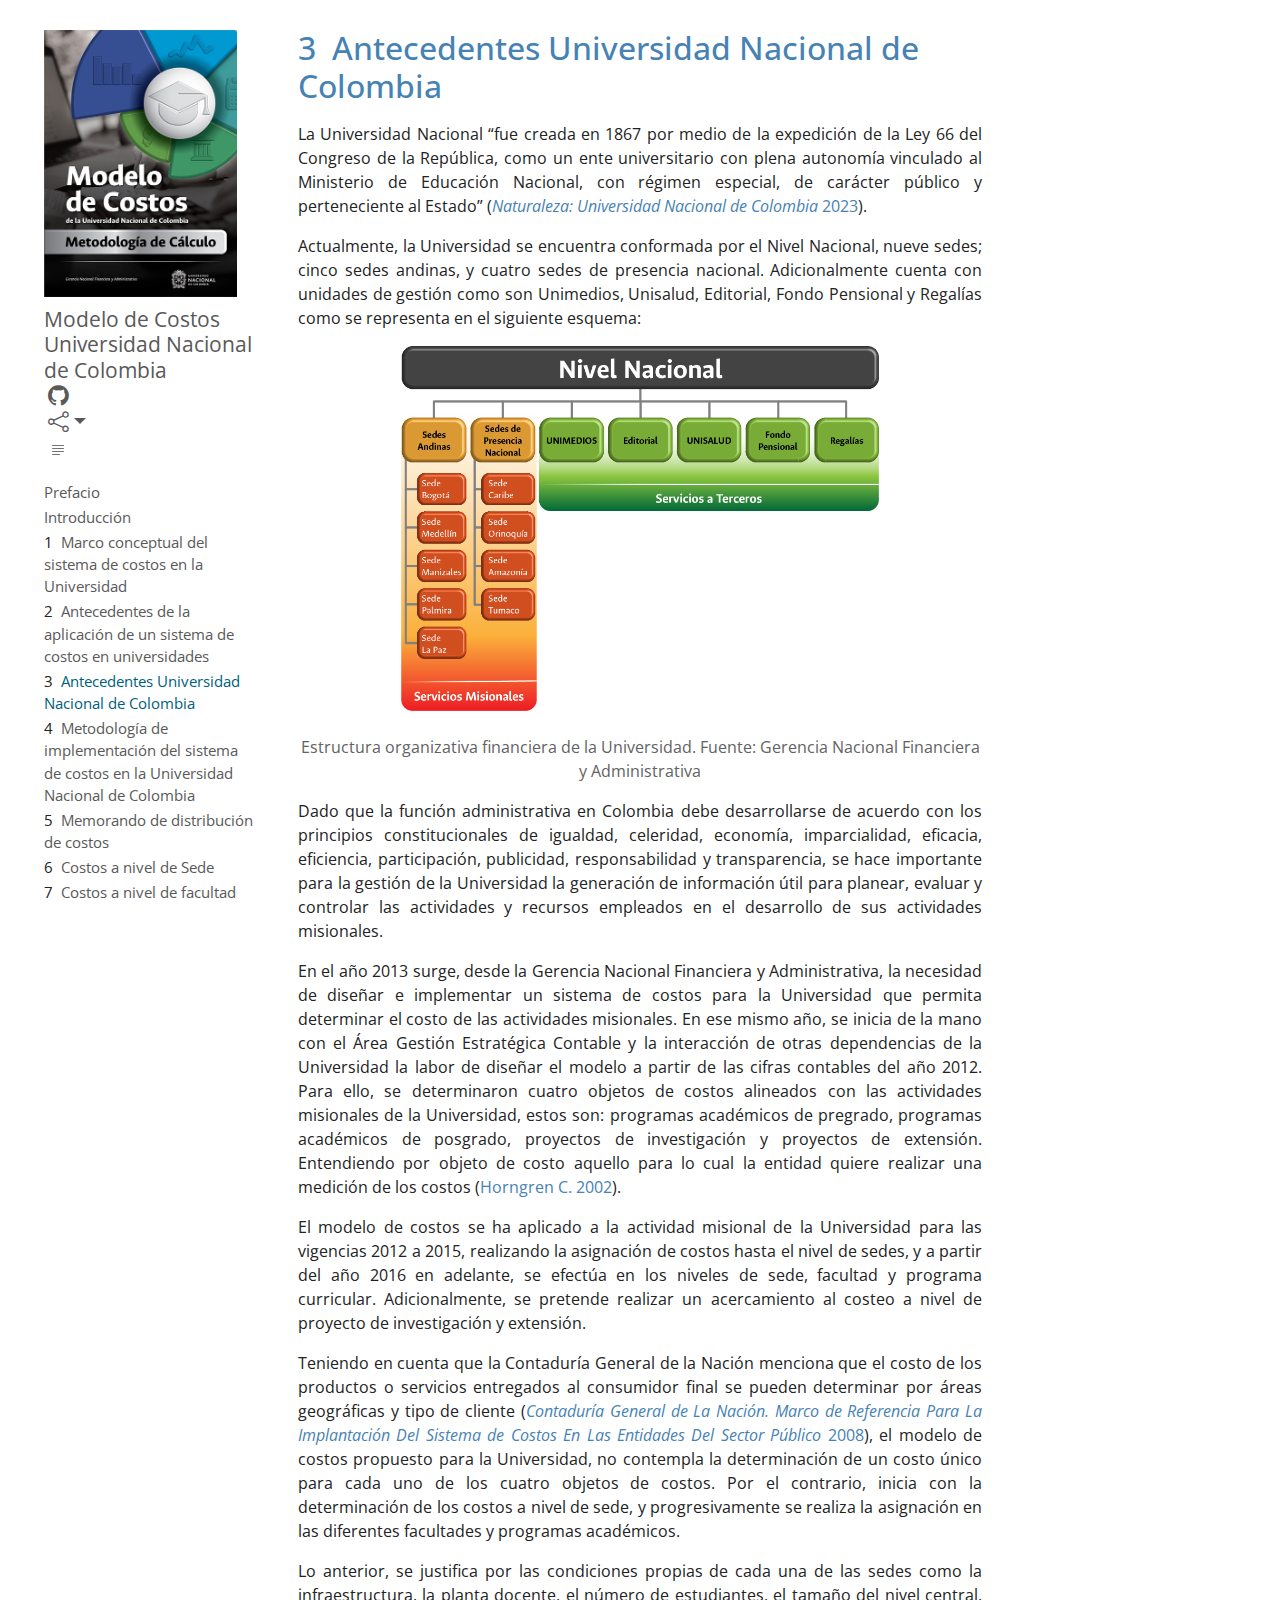
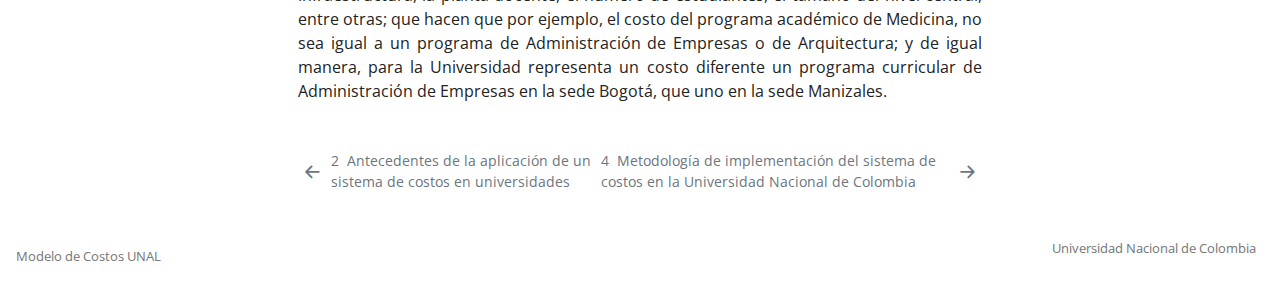
<file: docs/AntecedentesUNAL.html>
<!DOCTYPE html>
<html xmlns="http://www.w3.org/1999/xhtml" lang="en" xml:lang="en"><head>

<meta charset="utf-8">
<meta name="generator" content="quarto-1.4.549">

<meta name="viewport" content="width=device-width, initial-scale=1.0, user-scalable=yes">


<title>Modelo de Costos Universidad Nacional de Colombia - 3&nbsp; Antecedentes Universidad Nacional de Colombia</title>
<style>
code{white-space: pre-wrap;}
span.smallcaps{font-variant: small-caps;}
div.columns{display: flex; gap: min(4vw, 1.5em);}
div.column{flex: auto; overflow-x: auto;}
div.hanging-indent{margin-left: 1.5em; text-indent: -1.5em;}
ul.task-list{list-style: none;}
ul.task-list li input[type="checkbox"] {
  width: 0.8em;
  margin: 0 0.8em 0.2em -1em; /* quarto-specific, see https://github.com/quarto-dev/quarto-cli/issues/4556 */ 
  vertical-align: middle;
}
/* CSS for citations */
div.csl-bib-body { }
div.csl-entry {
  clear: both;
  margin-bottom: 0em;
}
.hanging-indent div.csl-entry {
  margin-left:2em;
  text-indent:-2em;
}
div.csl-left-margin {
  min-width:2em;
  float:left;
}
div.csl-right-inline {
  margin-left:2em;
  padding-left:1em;
}
div.csl-indent {
  margin-left: 2em;
}</style>


<script src="site_libs/quarto-nav/quarto-nav.js"></script>
<script src="site_libs/quarto-nav/headroom.min.js"></script>
<link href="./Metodologia.html" rel="next">
<link href="./AntecedentesAplicacion.html" rel="prev">
<link href="./Imagenes/Logotipo_UNAL.png" rel="icon" type="image/png">
<script src="site_libs/clipboard/clipboard.min.js"></script>
<script src="site_libs/quarto-html/quarto.js"></script>
<script src="site_libs/quarto-html/popper.min.js"></script>
<script src="site_libs/quarto-html/tippy.umd.min.js"></script>
<script src="site_libs/quarto-html/anchor.min.js"></script>
<link href="site_libs/quarto-html/tippy.css" rel="stylesheet">
<link href="site_libs/quarto-html/quarto-syntax-highlighting.css" rel="stylesheet" id="quarto-text-highlighting-styles">
<script src="site_libs/bootstrap/bootstrap.min.js"></script>
<link href="site_libs/bootstrap/bootstrap-icons.css" rel="stylesheet">
<link href="site_libs/bootstrap/bootstrap.min.css" rel="stylesheet" id="quarto-bootstrap" data-mode="light">
<script id="quarto-search-options" type="application/json">{
  "language": {
    "search-no-results-text": "No results",
    "search-matching-documents-text": "matching documents",
    "search-copy-link-title": "Copy link to search",
    "search-hide-matches-text": "Hide additional matches",
    "search-more-match-text": "more match in this document",
    "search-more-matches-text": "more matches in this document",
    "search-clear-button-title": "Clear",
    "search-text-placeholder": "",
    "search-detached-cancel-button-title": "Cancel",
    "search-submit-button-title": "Submit",
    "search-label": "Search"
  }
}</script>
<link href="style.css" rel="stylesheet">


<link rel="stylesheet" href="style.css">
</head>

<body class="nav-sidebar floating">

<div id="quarto-search-results"></div>
  <header id="quarto-header" class="headroom fixed-top">
  <nav class="quarto-secondary-nav">
    <div class="container-fluid d-flex">
      <button type="button" class="quarto-btn-toggle btn" data-bs-toggle="collapse" data-bs-target=".quarto-sidebar-collapse-item" aria-controls="quarto-sidebar" aria-expanded="false" aria-label="Toggle sidebar navigation" onclick="if (window.quartoToggleHeadroom) { window.quartoToggleHeadroom(); }">
        <i class="bi bi-layout-text-sidebar-reverse"></i>
      </button>
        <nav class="quarto-page-breadcrumbs" aria-label="breadcrumb"><ol class="breadcrumb"><li class="breadcrumb-item"><a href="./AntecedentesUNAL.html"><span class="chapter-number">3</span>&nbsp; <span class="chapter-title">Antecedentes Universidad Nacional de Colombia</span></a></li></ol></nav>
        <a class="flex-grow-1" role="button" data-bs-toggle="collapse" data-bs-target=".quarto-sidebar-collapse-item" aria-controls="quarto-sidebar" aria-expanded="false" aria-label="Toggle sidebar navigation" onclick="if (window.quartoToggleHeadroom) { window.quartoToggleHeadroom(); }">      
        </a>
    </div>
  </nav>
</header>
<!-- content -->
<div id="quarto-content" class="quarto-container page-columns page-rows-contents page-layout-article">
<!-- sidebar -->
  <nav id="quarto-sidebar" class="sidebar collapse collapse-horizontal quarto-sidebar-collapse-item sidebar-navigation floating overflow-auto">
    <div class="pt-lg-2 mt-2 text-left sidebar-header sidebar-header-stacked">
      <a href="./index.html" class="sidebar-logo-link">
      <img src="./Imagenes/Portada1.png" alt="" class="sidebar-logo py-0 d-lg-inline d-none">
      </a>
    <div class="sidebar-title mb-0 py-0">
      <a href="./">Modelo de Costos Universidad Nacional de Colombia</a> 
        <div class="sidebar-tools-main tools-wide">
    <a href="https://github.com/estadisticaun/MCostos" title="Source Code" class="quarto-navigation-tool px-1" aria-label="Source Code"><i class="bi bi-github"></i></a>
    <div class="dropdown">
      <a href="" title="Share" id="quarto-navigation-tool-dropdown-0" class="quarto-navigation-tool dropdown-toggle px-1" data-bs-toggle="dropdown" aria-expanded="false" aria-label="Share"><i class="bi bi-share"></i></a>
      <ul class="dropdown-menu" aria-labelledby="quarto-navigation-tool-dropdown-0">
          <li>
            <a class="dropdown-item sidebar-tools-main-item" href="https://twitter.com/intent/tweet?url=|url|">
              <i class="bi bi-bi-twitter pe-1"></i>
            Twitter
            </a>
          </li>
          <li>
            <a class="dropdown-item sidebar-tools-main-item" href="https://www.facebook.com/sharer/sharer.php?u=|url|">
              <i class="bi bi-bi-facebook pe-1"></i>
            Facebook
            </a>
          </li>
          <li>
            <a class="dropdown-item sidebar-tools-main-item" href="https://www.linkedin.com/sharing/share-offsite/?url=|url|">
              <i class="bi bi-bi-linkedin pe-1"></i>
            LinkedIn
            </a>
          </li>
      </ul>
    </div>
  <a href="" class="quarto-reader-toggle quarto-navigation-tool px-1" onclick="window.quartoToggleReader(); return false;" title="Toggle reader mode">
  <div class="quarto-reader-toggle-btn">
  <i class="bi"></i>
  </div>
</a>
</div>
    </div>
      </div>
    <div class="sidebar-menu-container"> 
    <ul class="list-unstyled mt-1">
        <li class="sidebar-item">
  <div class="sidebar-item-container"> 
  <a href="./index.html" class="sidebar-item-text sidebar-link">
 <span class="menu-text">Prefacio</span></a>
  </div>
</li>
        <li class="sidebar-item">
  <div class="sidebar-item-container"> 
  <a href="./intro.html" class="sidebar-item-text sidebar-link">
 <span class="menu-text">Introducción</span></a>
  </div>
</li>
        <li class="sidebar-item">
  <div class="sidebar-item-container"> 
  <a href="./MarcoConceptual.html" class="sidebar-item-text sidebar-link">
 <span class="menu-text"><span class="chapter-number">1</span>&nbsp; <span class="chapter-title">Marco conceptual del sistema de costos en la Universidad</span></span></a>
  </div>
</li>
        <li class="sidebar-item">
  <div class="sidebar-item-container"> 
  <a href="./AntecedentesAplicacion.html" class="sidebar-item-text sidebar-link">
 <span class="menu-text"><span class="chapter-number">2</span>&nbsp; <span class="chapter-title">Antecedentes de la aplicación de un sistema de costos en universidades</span></span></a>
  </div>
</li>
        <li class="sidebar-item">
  <div class="sidebar-item-container"> 
  <a href="./AntecedentesUNAL.html" class="sidebar-item-text sidebar-link active">
 <span class="menu-text"><span class="chapter-number">3</span>&nbsp; <span class="chapter-title">Antecedentes Universidad Nacional de Colombia</span></span></a>
  </div>
</li>
        <li class="sidebar-item">
  <div class="sidebar-item-container"> 
  <a href="./Metodologia.html" class="sidebar-item-text sidebar-link">
 <span class="menu-text"><span class="chapter-number">4</span>&nbsp; <span class="chapter-title">Metodología de implementación del sistema de costos en la Universidad Nacional de Colombia</span></span></a>
  </div>
</li>
        <li class="sidebar-item">
  <div class="sidebar-item-container"> 
  <a href="./Memorando.html" class="sidebar-item-text sidebar-link">
 <span class="menu-text"><span class="chapter-number">5</span>&nbsp; <span class="chapter-title">Memorando de distribución de costos</span></span></a>
  </div>
</li>
        <li class="sidebar-item">
  <div class="sidebar-item-container"> 
  <a href="./CostosSede.html" class="sidebar-item-text sidebar-link">
 <span class="menu-text"><span class="chapter-number">6</span>&nbsp; <span class="chapter-title">Costos a nivel de Sede</span></span></a>
  </div>
</li>
        <li class="sidebar-item">
  <div class="sidebar-item-container"> 
  <a href="./CostosFacultad.html" class="sidebar-item-text sidebar-link">
 <span class="menu-text"><span class="chapter-number">7</span>&nbsp; <span class="chapter-title">Costos a nivel de facultad</span></span></a>
  </div>
</li>
        <li class="sidebar-item">
  <div class="sidebar-item-container"> 
  <a href="./CostosPrograma.html" class="sidebar-item-text sidebar-link">
 <span class="menu-text"><span class="chapter-number">8</span>&nbsp; <span class="chapter-title">Costos a nivel de programa curricular</span></span></a>
  </div>
</li>
        <li class="sidebar-item">
  <div class="sidebar-item-container"> 
  <a href="./references.html" class="sidebar-item-text sidebar-link">
 <span class="menu-text">Referencias</span></a>
  </div>
</li>
    </ul>
    </div>
</nav>
<div id="quarto-sidebar-glass" class="quarto-sidebar-collapse-item" data-bs-toggle="collapse" data-bs-target=".quarto-sidebar-collapse-item"></div>
<!-- margin-sidebar -->
    <div id="quarto-margin-sidebar" class="sidebar margin-sidebar">
        
    </div>
<!-- main -->
<main class="content" id="quarto-document-content">

<header id="title-block-header" class="quarto-title-block default">
<div class="quarto-title">
<h1 class="title"><span class="chapter-number">3</span>&nbsp; <span class="chapter-title">Antecedentes Universidad Nacional de Colombia</span></h1>
</div>



<div class="quarto-title-meta">

    
  
    
  </div>
  


</header>


<p>La Universidad Nacional “fue creada en 1867 por medio de la expedición de la Ley 66 del Congreso de la República, como un ente universitario con plena autonomía vinculado al Ministerio de Educación Nacional, con régimen especial, de carácter público y perteneciente al Estado” <span class="citation" data-cites="UNALNaturaleza">(<a href="references.html#ref-UNALNaturaleza" role="doc-biblioref"><em>Naturaleza: Universidad Nacional de Colombia</em> 2023</a>)</span>.</p>
<p>Actualmente, la Universidad se encuentra conformada por el Nivel Nacional, nueve sedes; cinco sedes andinas, y cuatro sedes de presencia nacional. Adicionalmente cuenta con unidades de gestión como son Unimedios, Unisalud, Editorial, Fondo Pensional y Regalías como se representa en el siguiente esquema:</p>
<div class="quarto-figure quarto-figure-center">
<figure class="figure">
<p><img src="IlustracionesCostos/ilustracion1.png" title="Estructura organizativa financiera de la Universidad" class="img-fluid quarto-figure quarto-figure-center figure-img" style="width:70.0%"></p>
<figcaption>Estructura organizativa financiera de la Universidad. Fuente: Gerencia Nacional Financiera y Administrativa</figcaption>
</figure>
</div>
<p>Dado que la función administrativa en Colombia debe desarrollarse de acuerdo con los principios constitucionales de igualdad, celeridad, economía, imparcialidad, eficacia, eficiencia, participación, publicidad, responsabilidad y transparencia, se hace importante para la gestión de la Universidad la generación de información útil para planear, evaluar y controlar las actividades y recursos empleados en el desarrollo de sus actividades misionales.</p>
<p>En el año 2013 surge, desde la Gerencia Nacional Financiera y Administrativa, la necesidad de diseñar e implementar un sistema de costos para la Universidad que permita determinar el costo de las actividades misionales. En ese mismo año, se inicia de la mano con el Área Gestión Estratégica Contable y la interacción de otras dependencias de la Universidad la labor de diseñar el modelo a partir de las cifras contables del año 2012. Para ello, se determinaron cuatro objetos de costos alineados con las actividades misionales de la Universidad, estos son: programas académicos de pregrado, programas académicos de posgrado, proyectos de investigación y proyectos de extensión. Entendiendo por objeto de costo aquello para lo cual la entidad quiere realizar una medición de los costos <span class="citation" data-cites="HorngrenFoster">(<a href="references.html#ref-HorngrenFoster" role="doc-biblioref">Horngren C. 2002</a>)</span>.</p>
<p>El modelo de costos se ha aplicado a la actividad misional de la Universidad para las vigencias 2012 a 2015, realizando la asignación de costos hasta el nivel de sedes, y a partir del año 2016 en adelante, se efectúa en los niveles de sede, facultad y programa curricular. Adicionalmente, se pretende realizar un acercamiento al costeo a nivel de proyecto de investigación y extensión.</p>
<p>Teniendo en cuenta que la Contaduría General de la Nación menciona que el costo de los productos o servicios entregados al consumidor final se pueden determinar por áreas geográficas y tipo de cliente <span class="citation" data-cites="Contaduria">(<a href="references.html#ref-Contaduria" role="doc-biblioref"><em>Contaduría General de La Nación. Marco de Referencia Para La Implantación Del Sistema de Costos En Las Entidades Del Sector Público</em> 2008</a>)</span>, el modelo de costos propuesto para la Universidad, no contempla la determinación de un costo único para cada uno de los cuatro objetos de costos. Por el contrario, inicia con la determinación de los costos a nivel de sede, y progresivamente se realiza la asignación en las diferentes facultades y programas académicos.</p>
<p>Lo anterior, se justifica por las condiciones propias de cada una de las sedes como la infraestructura, la planta docente, el número de estudiantes, el tamaño del nivel central, entre otras; que hacen que por ejemplo, el costo del programa académico de Medicina, no sea igual a un programa de Administración de Empresas o de Arquitectura; y de igual manera, para la Universidad representa un costo diferente un programa curricular de Administración de Empresas en la sede Bogotá, que uno en la sede Manizales.</p>


<div id="refs" class="references csl-bib-body hanging-indent" data-entry-spacing="0" role="list" style="display: none">
<div id="ref-Contaduria" class="csl-entry" role="listitem">
<em>Contaduría General de La Nación. Marco de Referencia Para La Implantación Del Sistema de Costos En Las Entidades Del Sector Público</em>. 2008. Bogotá: Imprenta Nacional.
</div>
<div id="ref-HorngrenFoster" class="csl-entry" role="listitem">
Horngren C., Datar S., Foster G. 2002. <em>Contabilidad de Costos, Un Enfoque Gerencial (Vol. X). (M. D. Anta, Ed., j. S. Coro, &amp; s. Campillo, Trads.)</em>. México D.F., México: Pearson Educación.
</div>
<div id="ref-UNALNaturaleza" class="csl-entry" role="listitem">
<em>Naturaleza: Universidad Nacional de Colombia</em>. 2023. <a href="http://unal.edu.co/la-universidad/naturaleza.html">http://unal.edu.co/la-universidad/naturaleza.html</a>.
</div>
</div>

</main> <!-- /main -->
<script id="quarto-html-after-body" type="application/javascript">
window.document.addEventListener("DOMContentLoaded", function (event) {
  const toggleBodyColorMode = (bsSheetEl) => {
    const mode = bsSheetEl.getAttribute("data-mode");
    const bodyEl = window.document.querySelector("body");
    if (mode === "dark") {
      bodyEl.classList.add("quarto-dark");
      bodyEl.classList.remove("quarto-light");
    } else {
      bodyEl.classList.add("quarto-light");
      bodyEl.classList.remove("quarto-dark");
    }
  }
  const toggleBodyColorPrimary = () => {
    const bsSheetEl = window.document.querySelector("link#quarto-bootstrap");
    if (bsSheetEl) {
      toggleBodyColorMode(bsSheetEl);
    }
  }
  toggleBodyColorPrimary();  
  const icon = "";
  const anchorJS = new window.AnchorJS();
  anchorJS.options = {
    placement: 'right',
    icon: icon
  };
  anchorJS.add('.anchored');
  const isCodeAnnotation = (el) => {
    for (const clz of el.classList) {
      if (clz.startsWith('code-annotation-')) {                     
        return true;
      }
    }
    return false;
  }
  const clipboard = new window.ClipboardJS('.code-copy-button', {
    text: function(trigger) {
      const codeEl = trigger.previousElementSibling.cloneNode(true);
      for (const childEl of codeEl.children) {
        if (isCodeAnnotation(childEl)) {
          childEl.remove();
        }
      }
      return codeEl.innerText;
    }
  });
  clipboard.on('success', function(e) {
    // button target
    const button = e.trigger;
    // don't keep focus
    button.blur();
    // flash "checked"
    button.classList.add('code-copy-button-checked');
    var currentTitle = button.getAttribute("title");
    button.setAttribute("title", "Copied!");
    let tooltip;
    if (window.bootstrap) {
      button.setAttribute("data-bs-toggle", "tooltip");
      button.setAttribute("data-bs-placement", "left");
      button.setAttribute("data-bs-title", "Copied!");
      tooltip = new bootstrap.Tooltip(button, 
        { trigger: "manual", 
          customClass: "code-copy-button-tooltip",
          offset: [0, -8]});
      tooltip.show();    
    }
    setTimeout(function() {
      if (tooltip) {
        tooltip.hide();
        button.removeAttribute("data-bs-title");
        button.removeAttribute("data-bs-toggle");
        button.removeAttribute("data-bs-placement");
      }
      button.setAttribute("title", currentTitle);
      button.classList.remove('code-copy-button-checked');
    }, 1000);
    // clear code selection
    e.clearSelection();
  });
  function tippyHover(el, contentFn, onTriggerFn, onUntriggerFn) {
    const config = {
      allowHTML: true,
      maxWidth: 500,
      delay: 100,
      arrow: false,
      appendTo: function(el) {
          return el.parentElement;
      },
      interactive: true,
      interactiveBorder: 10,
      theme: 'quarto',
      placement: 'bottom-start',
    };
    if (contentFn) {
      config.content = contentFn;
    }
    if (onTriggerFn) {
      config.onTrigger = onTriggerFn;
    }
    if (onUntriggerFn) {
      config.onUntrigger = onUntriggerFn;
    }
    window.tippy(el, config); 
  }
  const noterefs = window.document.querySelectorAll('a[role="doc-noteref"]');
  for (var i=0; i<noterefs.length; i++) {
    const ref = noterefs[i];
    tippyHover(ref, function() {
      // use id or data attribute instead here
      let href = ref.getAttribute('data-footnote-href') || ref.getAttribute('href');
      try { href = new URL(href).hash; } catch {}
      const id = href.replace(/^#\/?/, "");
      const note = window.document.getElementById(id);
      return note.innerHTML;
    });
  }
  const xrefs = window.document.querySelectorAll('a.quarto-xref');
  const processXRef = (id, note) => {
    // Strip column container classes
    const stripColumnClz = (el) => {
      el.classList.remove("page-full", "page-columns");
      if (el.children) {
        for (const child of el.children) {
          stripColumnClz(child);
        }
      }
    }
    stripColumnClz(note)
    if (id === null || id.startsWith('sec-')) {
      // Special case sections, only their first couple elements
      const container = document.createElement("div");
      if (note.children && note.children.length > 2) {
        container.appendChild(note.children[0].cloneNode(true));
        for (let i = 1; i < note.children.length; i++) {
          const child = note.children[i];
          if (child.tagName === "P" && child.innerText === "") {
            continue;
          } else {
            container.appendChild(child.cloneNode(true));
            break;
          }
        }
        if (window.Quarto?.typesetMath) {
          window.Quarto.typesetMath(container);
        }
        return container.innerHTML
      } else {
        if (window.Quarto?.typesetMath) {
          window.Quarto.typesetMath(note);
        }
        return note.innerHTML;
      }
    } else {
      // Remove any anchor links if they are present
      const anchorLink = note.querySelector('a.anchorjs-link');
      if (anchorLink) {
        anchorLink.remove();
      }
      if (window.Quarto?.typesetMath) {
        window.Quarto.typesetMath(note);
      }
      // TODO in 1.5, we should make sure this works without a callout special case
      if (note.classList.contains("callout")) {
        return note.outerHTML;
      } else {
        return note.innerHTML;
      }
    }
  }
  for (var i=0; i<xrefs.length; i++) {
    const xref = xrefs[i];
    tippyHover(xref, undefined, function(instance) {
      instance.disable();
      let url = xref.getAttribute('href');
      let hash = undefined; 
      if (url.startsWith('#')) {
        hash = url;
      } else {
        try { hash = new URL(url).hash; } catch {}
      }
      if (hash) {
        const id = hash.replace(/^#\/?/, "");
        const note = window.document.getElementById(id);
        if (note !== null) {
          try {
            const html = processXRef(id, note.cloneNode(true));
            instance.setContent(html);
          } finally {
            instance.enable();
            instance.show();
          }
        } else {
          // See if we can fetch this
          fetch(url.split('#')[0])
          .then(res => res.text())
          .then(html => {
            const parser = new DOMParser();
            const htmlDoc = parser.parseFromString(html, "text/html");
            const note = htmlDoc.getElementById(id);
            if (note !== null) {
              const html = processXRef(id, note);
              instance.setContent(html);
            } 
          }).finally(() => {
            instance.enable();
            instance.show();
          });
        }
      } else {
        // See if we can fetch a full url (with no hash to target)
        // This is a special case and we should probably do some content thinning / targeting
        fetch(url)
        .then(res => res.text())
        .then(html => {
          const parser = new DOMParser();
          const htmlDoc = parser.parseFromString(html, "text/html");
          const note = htmlDoc.querySelector('main.content');
          if (note !== null) {
            // This should only happen for chapter cross references
            // (since there is no id in the URL)
            // remove the first header
            if (note.children.length > 0 && note.children[0].tagName === "HEADER") {
              note.children[0].remove();
            }
            const html = processXRef(null, note);
            instance.setContent(html);
          } 
        }).finally(() => {
          instance.enable();
          instance.show();
        });
      }
    }, function(instance) {
    });
  }
      let selectedAnnoteEl;
      const selectorForAnnotation = ( cell, annotation) => {
        let cellAttr = 'data-code-cell="' + cell + '"';
        let lineAttr = 'data-code-annotation="' +  annotation + '"';
        const selector = 'span[' + cellAttr + '][' + lineAttr + ']';
        return selector;
      }
      const selectCodeLines = (annoteEl) => {
        const doc = window.document;
        const targetCell = annoteEl.getAttribute("data-target-cell");
        const targetAnnotation = annoteEl.getAttribute("data-target-annotation");
        const annoteSpan = window.document.querySelector(selectorForAnnotation(targetCell, targetAnnotation));
        const lines = annoteSpan.getAttribute("data-code-lines").split(",");
        const lineIds = lines.map((line) => {
          return targetCell + "-" + line;
        })
        let top = null;
        let height = null;
        let parent = null;
        if (lineIds.length > 0) {
            //compute the position of the single el (top and bottom and make a div)
            const el = window.document.getElementById(lineIds[0]);
            top = el.offsetTop;
            height = el.offsetHeight;
            parent = el.parentElement.parentElement;
          if (lineIds.length > 1) {
            const lastEl = window.document.getElementById(lineIds[lineIds.length - 1]);
            const bottom = lastEl.offsetTop + lastEl.offsetHeight;
            height = bottom - top;
          }
          if (top !== null && height !== null && parent !== null) {
            // cook up a div (if necessary) and position it 
            let div = window.document.getElementById("code-annotation-line-highlight");
            if (div === null) {
              div = window.document.createElement("div");
              div.setAttribute("id", "code-annotation-line-highlight");
              div.style.position = 'absolute';
              parent.appendChild(div);
            }
            div.style.top = top - 2 + "px";
            div.style.height = height + 4 + "px";
            div.style.left = 0;
            let gutterDiv = window.document.getElementById("code-annotation-line-highlight-gutter");
            if (gutterDiv === null) {
              gutterDiv = window.document.createElement("div");
              gutterDiv.setAttribute("id", "code-annotation-line-highlight-gutter");
              gutterDiv.style.position = 'absolute';
              const codeCell = window.document.getElementById(targetCell);
              const gutter = codeCell.querySelector('.code-annotation-gutter');
              gutter.appendChild(gutterDiv);
            }
            gutterDiv.style.top = top - 2 + "px";
            gutterDiv.style.height = height + 4 + "px";
          }
          selectedAnnoteEl = annoteEl;
        }
      };
      const unselectCodeLines = () => {
        const elementsIds = ["code-annotation-line-highlight", "code-annotation-line-highlight-gutter"];
        elementsIds.forEach((elId) => {
          const div = window.document.getElementById(elId);
          if (div) {
            div.remove();
          }
        });
        selectedAnnoteEl = undefined;
      };
        // Handle positioning of the toggle
    window.addEventListener(
      "resize",
      throttle(() => {
        elRect = undefined;
        if (selectedAnnoteEl) {
          selectCodeLines(selectedAnnoteEl);
        }
      }, 10)
    );
    function throttle(fn, ms) {
    let throttle = false;
    let timer;
      return (...args) => {
        if(!throttle) { // first call gets through
            fn.apply(this, args);
            throttle = true;
        } else { // all the others get throttled
            if(timer) clearTimeout(timer); // cancel #2
            timer = setTimeout(() => {
              fn.apply(this, args);
              timer = throttle = false;
            }, ms);
        }
      };
    }
      // Attach click handler to the DT
      const annoteDls = window.document.querySelectorAll('dt[data-target-cell]');
      for (const annoteDlNode of annoteDls) {
        annoteDlNode.addEventListener('click', (event) => {
          const clickedEl = event.target;
          if (clickedEl !== selectedAnnoteEl) {
            unselectCodeLines();
            const activeEl = window.document.querySelector('dt[data-target-cell].code-annotation-active');
            if (activeEl) {
              activeEl.classList.remove('code-annotation-active');
            }
            selectCodeLines(clickedEl);
            clickedEl.classList.add('code-annotation-active');
          } else {
            // Unselect the line
            unselectCodeLines();
            clickedEl.classList.remove('code-annotation-active');
          }
        });
      }
  const findCites = (el) => {
    const parentEl = el.parentElement;
    if (parentEl) {
      const cites = parentEl.dataset.cites;
      if (cites) {
        return {
          el,
          cites: cites.split(' ')
        };
      } else {
        return findCites(el.parentElement)
      }
    } else {
      return undefined;
    }
  };
  var bibliorefs = window.document.querySelectorAll('a[role="doc-biblioref"]');
  for (var i=0; i<bibliorefs.length; i++) {
    const ref = bibliorefs[i];
    const citeInfo = findCites(ref);
    if (citeInfo) {
      tippyHover(citeInfo.el, function() {
        var popup = window.document.createElement('div');
        citeInfo.cites.forEach(function(cite) {
          var citeDiv = window.document.createElement('div');
          citeDiv.classList.add('hanging-indent');
          citeDiv.classList.add('csl-entry');
          var biblioDiv = window.document.getElementById('ref-' + cite);
          if (biblioDiv) {
            citeDiv.innerHTML = biblioDiv.innerHTML;
          }
          popup.appendChild(citeDiv);
        });
        return popup.innerHTML;
      });
    }
  }
});
</script>
<nav class="page-navigation">
  <div class="nav-page nav-page-previous">
      <a href="./AntecedentesAplicacion.html" class="pagination-link  aria-label=" &lt;span="" de="" la="" aplicación="" un="" sistema="" costos="" en="" universidades&lt;="" span&gt;"="">
        <i class="bi bi-arrow-left-short"></i> <span class="nav-page-text"><span class="chapter-number">2</span>&nbsp; <span class="chapter-title">Antecedentes de la aplicación de un sistema de costos en universidades</span></span>
      </a>          
  </div>
  <div class="nav-page nav-page-next">
      <a href="./Metodologia.html" class="pagination-link" aria-label="<span class='chapter-number'>4</span>&nbsp; <span class='chapter-title'>Metodología de implementación del sistema de costos en la Universidad Nacional de Colombia</span>">
        <span class="nav-page-text"><span class="chapter-number">4</span>&nbsp; <span class="chapter-title">Metodología de implementación del sistema de costos en la Universidad Nacional de Colombia</span></span> <i class="bi bi-arrow-right-short"></i>
      </a>
  </div>
</nav>
</div> <!-- /content -->
<footer class="footer">
  <div class="nav-footer">
    <div class="nav-footer-left">
      <ul class="footer-items list-unstyled">
    <li class="nav-item">
 Modelo de Costos UNAL
  </li>  
</ul>
    </div>   
    <div class="nav-footer-center">
      &nbsp;
    </div>
    <div class="nav-footer-right">
      <ul class="footer-items list-unstyled">
    <li class="nav-item">
    <a class="nav-link" href="https://gerencia.unal.edu.co/">
<p>Universidad Nacional de Colombia</p>
</a>
  </li>  
</ul>
    </div>
  </div>
</footer>




</body></html>
</file>
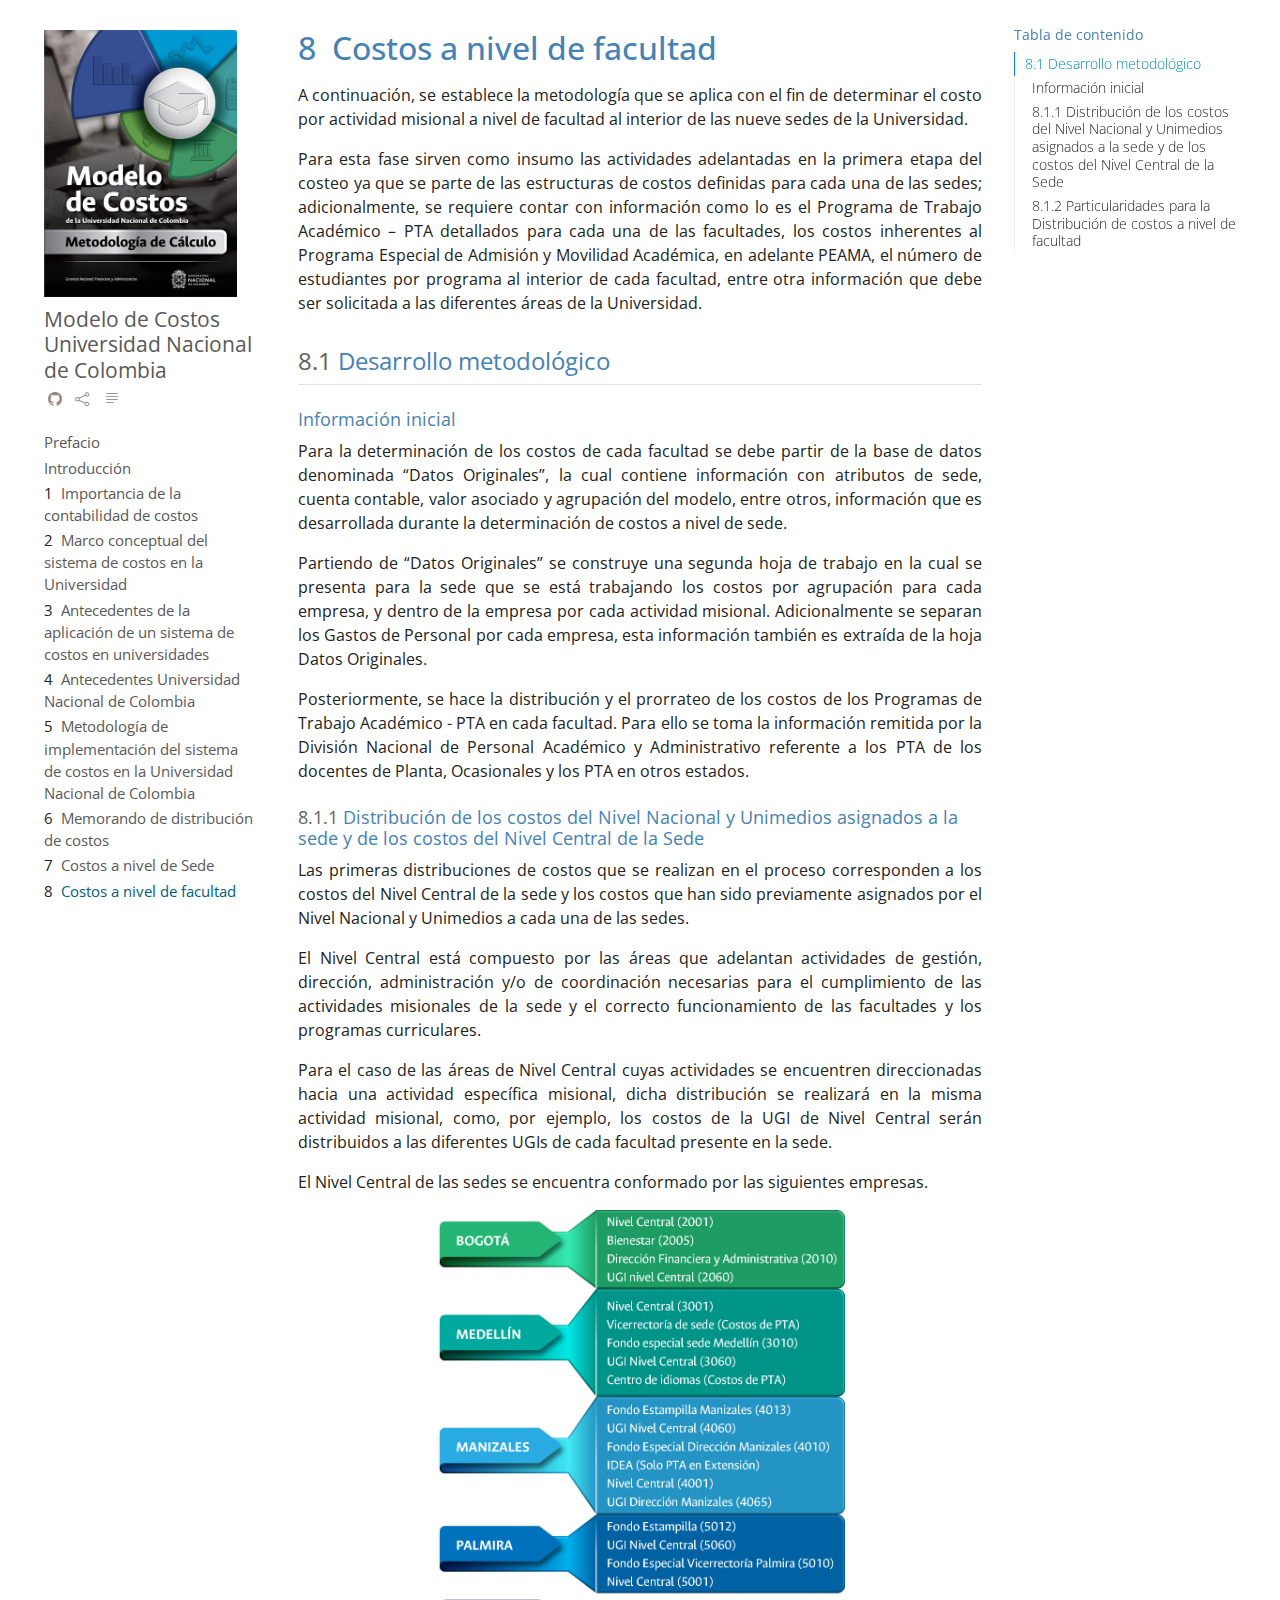
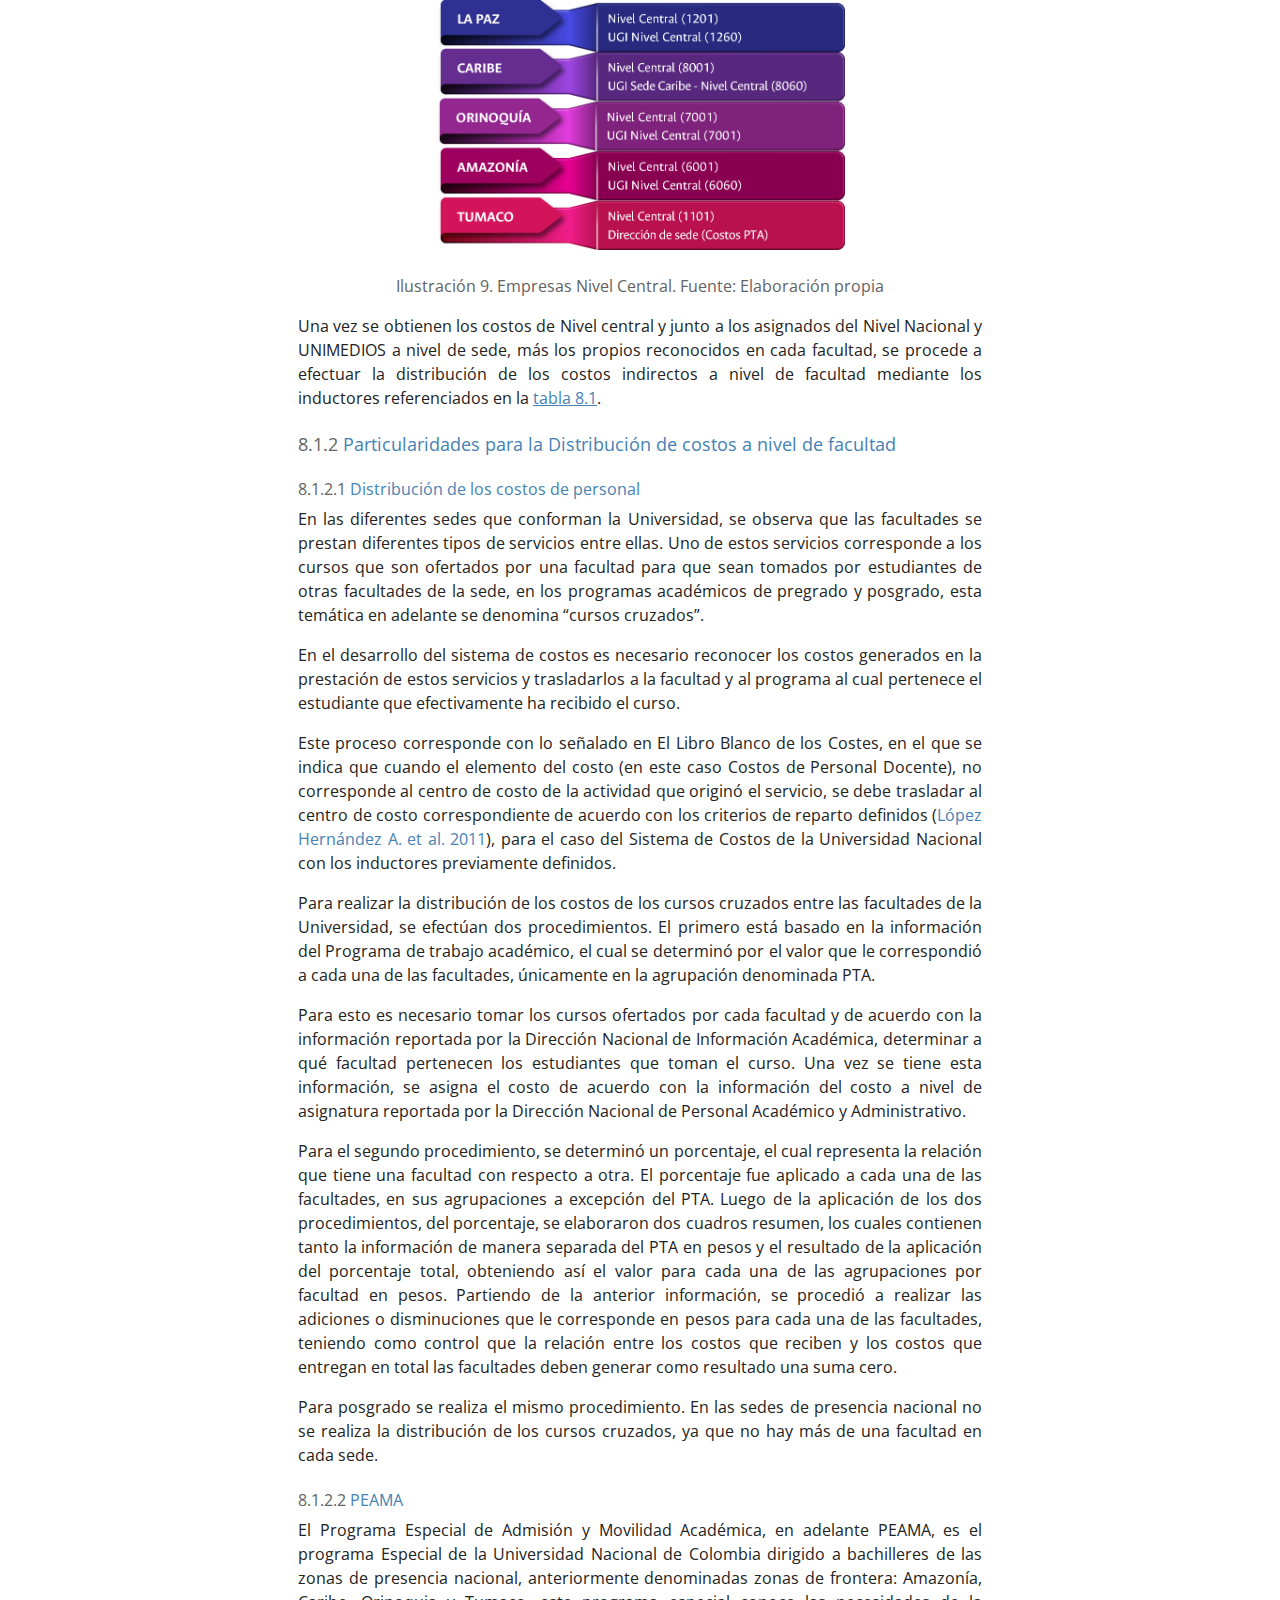
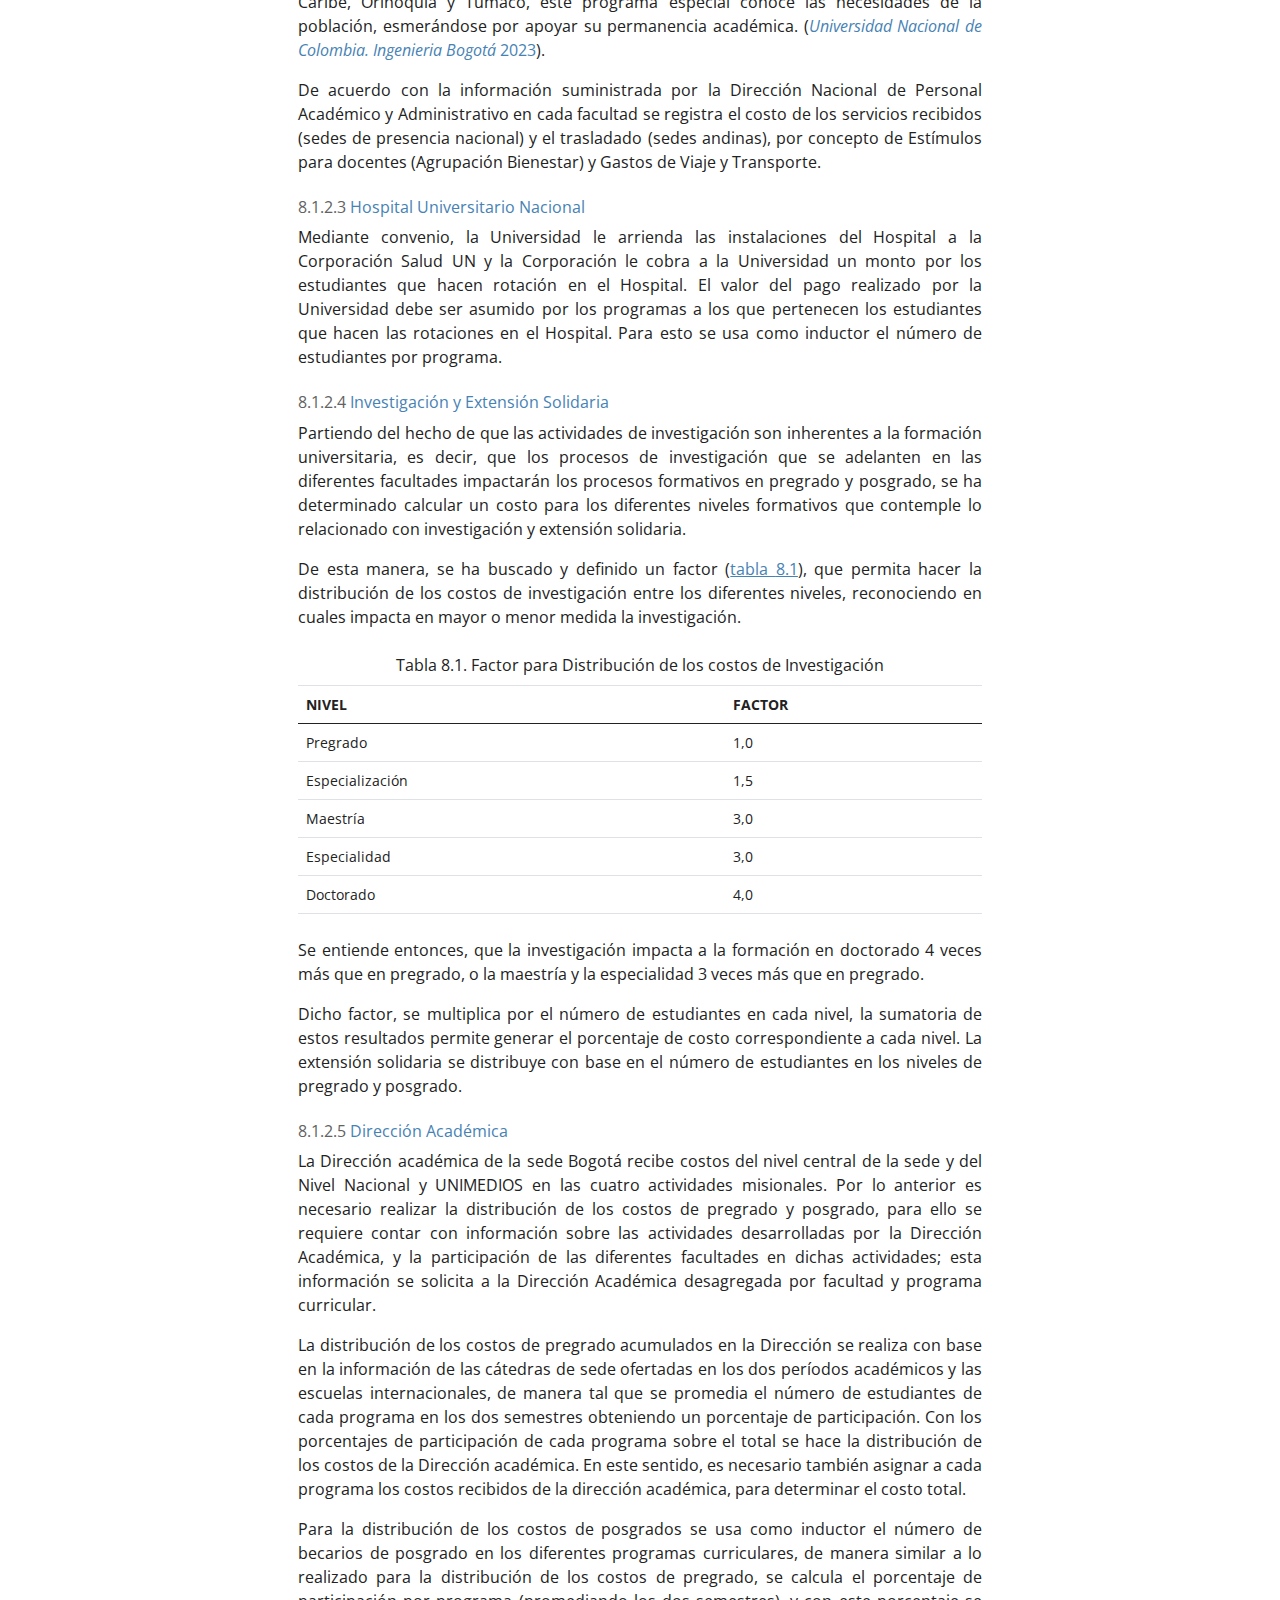
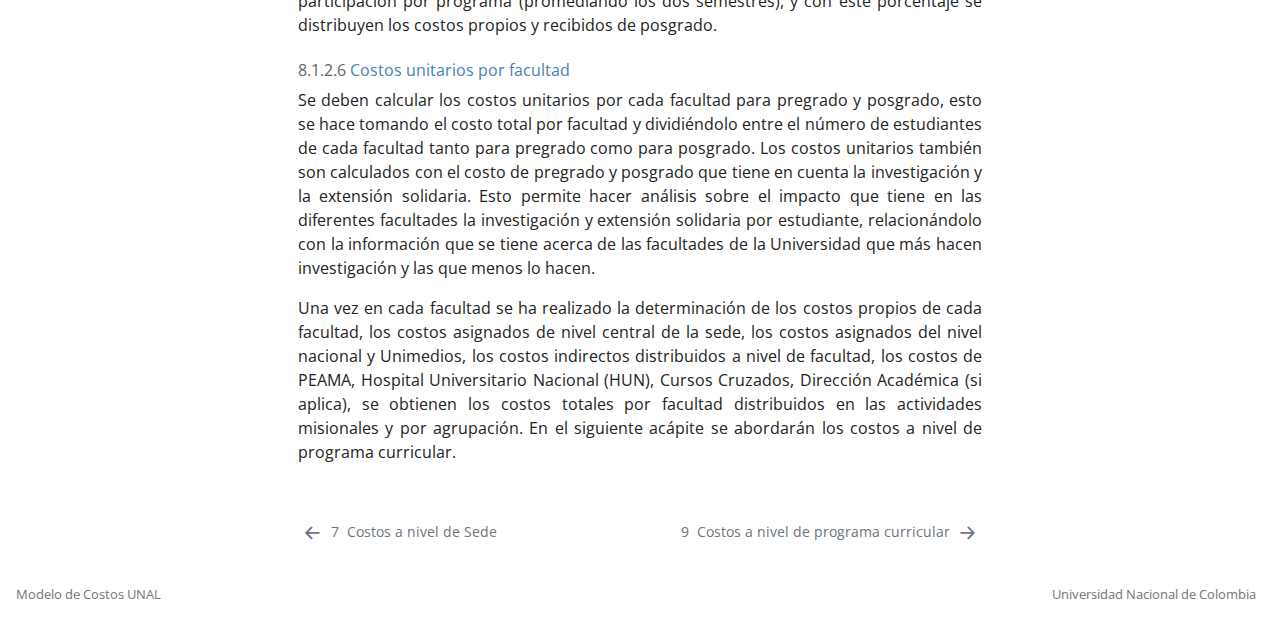
<file: docs/CostosFacultad.html>
<!DOCTYPE html>
<html xmlns="http://www.w3.org/1999/xhtml" lang="en" xml:lang="en"><head>

<meta charset="utf-8">
<meta name="generator" content="quarto-1.2.335">

<meta name="viewport" content="width=device-width, initial-scale=1.0, user-scalable=yes">


<title>Modelo de Costos Universidad Nacional de Colombia - 8&nbsp; Costos a nivel de facultad</title>
<style>
code{white-space: pre-wrap;}
span.smallcaps{font-variant: small-caps;}
div.columns{display: flex; gap: min(4vw, 1.5em);}
div.column{flex: auto; overflow-x: auto;}
div.hanging-indent{margin-left: 1.5em; text-indent: -1.5em;}
ul.task-list{list-style: none;}
ul.task-list li input[type="checkbox"] {
  width: 0.8em;
  margin: 0 0.8em 0.2em -1.6em;
  vertical-align: middle;
}
div.csl-bib-body { }
div.csl-entry {
  clear: both;
}
.hanging div.csl-entry {
  margin-left:2em;
  text-indent:-2em;
}
div.csl-left-margin {
  min-width:2em;
  float:left;
}
div.csl-right-inline {
  margin-left:2em;
  padding-left:1em;
}
div.csl-indent {
  margin-left: 2em;
}
</style>


<script src="site_libs/quarto-nav/quarto-nav.js"></script>
<script src="site_libs/quarto-nav/headroom.min.js"></script>
<link href="./CostosPrograma.html" rel="next">
<link href="./CostosSede.html" rel="prev">
<link href="./Imagenes/Logotipo_UNAL.png" rel="icon" type="image/png">
<script src="site_libs/clipboard/clipboard.min.js"></script>
<script src="site_libs/quarto-html/quarto.js"></script>
<script src="site_libs/quarto-html/popper.min.js"></script>
<script src="site_libs/quarto-html/tippy.umd.min.js"></script>
<script src="site_libs/quarto-html/anchor.min.js"></script>
<link href="site_libs/quarto-html/tippy.css" rel="stylesheet">
<link href="site_libs/quarto-html/quarto-syntax-highlighting.css" rel="stylesheet" id="quarto-text-highlighting-styles">
<script src="site_libs/bootstrap/bootstrap.min.js"></script>
<link href="site_libs/bootstrap/bootstrap-icons.css" rel="stylesheet">
<link href="site_libs/bootstrap/bootstrap.min.css" rel="stylesheet" id="quarto-bootstrap" data-mode="light">
<script id="quarto-search-options" type="application/json">{
  "language": {
    "search-no-results-text": "No results",
    "search-matching-documents-text": "matching documents",
    "search-copy-link-title": "Copy link to search",
    "search-hide-matches-text": "Hide additional matches",
    "search-more-match-text": "more match in this document",
    "search-more-matches-text": "more matches in this document",
    "search-clear-button-title": "Clear",
    "search-detached-cancel-button-title": "Cancel",
    "search-submit-button-title": "Submit"
  }
}</script>
<link href="style.css" rel="stylesheet">


<link rel="stylesheet" href="style.css">
</head>

<body class="nav-sidebar floating">

<div id="quarto-search-results"></div>
  <header id="quarto-header" class="headroom fixed-top">
  <nav class="quarto-secondary-nav" data-bs-toggle="collapse" data-bs-target="#quarto-sidebar" aria-controls="quarto-sidebar" aria-expanded="false" aria-label="Toggle sidebar navigation" onclick="if (window.quartoToggleHeadroom) { window.quartoToggleHeadroom(); }">
    <div class="container-fluid d-flex justify-content-between">
      <h1 class="quarto-secondary-nav-title"><span class="chapter-number">8</span>&nbsp; <span class="chapter-title">Costos a nivel de facultad</span></h1>
      <button type="button" class="quarto-btn-toggle btn" aria-label="Show secondary navigation">
        <i class="bi bi-chevron-right"></i>
      </button>
    </div>
  </nav>
</header>
<!-- content -->
<div id="quarto-content" class="quarto-container page-columns page-rows-contents page-layout-article">
<!-- sidebar -->
  <nav id="quarto-sidebar" class="sidebar collapse sidebar-navigation floating overflow-auto">
    <div class="pt-lg-2 mt-2 text-left sidebar-header sidebar-header-stacked">
      <a href="./index.html" class="sidebar-logo-link">
      <img src="./Imagenes/Portada1.png" alt="" class="sidebar-logo py-0 d-lg-inline d-none">
      </a>
    <div class="sidebar-title mb-0 py-0">
      <a href="./">Modelo de Costos Universidad Nacional de Colombia</a> 
        <div class="sidebar-tools-main tools-wide">
    <a href="https://github.com/estadisticaun/MCostos" title="Source Code" class="sidebar-tool px-1"><i class="bi bi-github"></i></a>
    <a href="" title="Share" id="sidebar-tool-dropdown-0" class="sidebar-tool dropdown-toggle px-1" data-bs-toggle="dropdown" aria-expanded="false"><i class="bi bi-share"></i></a>
    <ul class="dropdown-menu" aria-labelledby="sidebar-tool-dropdown-0">
        <li>
          <a class="dropdown-item sidebar-tools-main-item" href="https://twitter.com/intent/tweet?url=|url|">
            <i class="bi bi-bi-twitter pe-1"></i>
          Twitter
          </a>
        </li>
        <li>
          <a class="dropdown-item sidebar-tools-main-item" href="https://www.facebook.com/sharer/sharer.php?u=|url|">
            <i class="bi bi-bi-facebook pe-1"></i>
          Facebook
          </a>
        </li>
        <li>
          <a class="dropdown-item sidebar-tools-main-item" href="https://www.linkedin.com/sharing/share-offsite/?url=|url|">
            <i class="bi bi-bi-linkedin pe-1"></i>
          LinkedIn
          </a>
        </li>
    </ul>
  <a href="" class="quarto-reader-toggle sidebar-tool" onclick="window.quartoToggleReader(); return false;" title="Toggle reader mode">
  <div class="quarto-reader-toggle-btn">
  <i class="bi"></i>
  </div>
</a>
</div>
    </div>
      </div>
    <div class="sidebar-menu-container"> 
    <ul class="list-unstyled mt-1">
        <li class="sidebar-item">
  <div class="sidebar-item-container"> 
  <a href="./index.html" class="sidebar-item-text sidebar-link">Prefacio</a>
  </div>
</li>
        <li class="sidebar-item">
  <div class="sidebar-item-container"> 
  <a href="./intro.html" class="sidebar-item-text sidebar-link">Introducción</a>
  </div>
</li>
        <li class="sidebar-item">
  <div class="sidebar-item-container"> 
  <a href="./Importancia.html" class="sidebar-item-text sidebar-link"><span class="chapter-number">1</span>&nbsp; <span class="chapter-title">Importancia de la contabilidad de costos</span></a>
  </div>
</li>
        <li class="sidebar-item">
  <div class="sidebar-item-container"> 
  <a href="./MarcoConceptual.html" class="sidebar-item-text sidebar-link"><span class="chapter-number">2</span>&nbsp; <span class="chapter-title">Marco conceptual del sistema de costos en la Universidad</span></a>
  </div>
</li>
        <li class="sidebar-item">
  <div class="sidebar-item-container"> 
  <a href="./AntecedentesAplicacion.html" class="sidebar-item-text sidebar-link"><span class="chapter-number">3</span>&nbsp; <span class="chapter-title">Antecedentes de la aplicación de un sistema de costos en universidades</span></a>
  </div>
</li>
        <li class="sidebar-item">
  <div class="sidebar-item-container"> 
  <a href="./AntecedentesUNAL.html" class="sidebar-item-text sidebar-link"><span class="chapter-number">4</span>&nbsp; <span class="chapter-title">Antecedentes Universidad Nacional de Colombia</span></a>
  </div>
</li>
        <li class="sidebar-item">
  <div class="sidebar-item-container"> 
  <a href="./Metodologia.html" class="sidebar-item-text sidebar-link"><span class="chapter-number">5</span>&nbsp; <span class="chapter-title">Metodología de implementación del sistema de costos en la Universidad Nacional de Colombia</span></a>
  </div>
</li>
        <li class="sidebar-item">
  <div class="sidebar-item-container"> 
  <a href="./Memorando.html" class="sidebar-item-text sidebar-link"><span class="chapter-number">6</span>&nbsp; <span class="chapter-title">Memorando de distribución de costos</span></a>
  </div>
</li>
        <li class="sidebar-item">
  <div class="sidebar-item-container"> 
  <a href="./CostosSede.html" class="sidebar-item-text sidebar-link"><span class="chapter-number">7</span>&nbsp; <span class="chapter-title">Costos a nivel de Sede</span></a>
  </div>
</li>
        <li class="sidebar-item">
  <div class="sidebar-item-container"> 
  <a href="./CostosFacultad.html" class="sidebar-item-text sidebar-link active"><span class="chapter-number">8</span>&nbsp; <span class="chapter-title">Costos a nivel de facultad</span></a>
  </div>
</li>
        <li class="sidebar-item">
  <div class="sidebar-item-container"> 
  <a href="./CostosPrograma.html" class="sidebar-item-text sidebar-link"><span class="chapter-number">9</span>&nbsp; <span class="chapter-title">Costos a nivel de programa curricular</span></a>
  </div>
</li>
        <li class="sidebar-item">
  <div class="sidebar-item-container"> 
  <a href="./references.html" class="sidebar-item-text sidebar-link">Referencias</a>
  </div>
</li>
    </ul>
    </div>
</nav>
<!-- margin-sidebar -->
    <div id="quarto-margin-sidebar" class="sidebar margin-sidebar">
        <nav id="TOC" role="doc-toc" class="toc-active">
    <h2 id="toc-title">Tabla de contenido</h2>
   
  <ul>
  <li><a href="#desarrollo-metodológico" id="toc-desarrollo-metodológico" class="nav-link active" data-scroll-target="#desarrollo-metodológico"><span class="toc-section-number">8.1</span>  Desarrollo metodológico</a>
  <ul class="collapse">
  <li><a href="#información-inicial" id="toc-información-inicial" class="nav-link" data-scroll-target="#información-inicial">Información inicial</a></li>
  <li><a href="#distribución-de-los-costos-del-nivel-nacional-y-unimedios-asignados-a-la-sede-y-de-los-costos-del-nivel-central-de-la-sede" id="toc-distribución-de-los-costos-del-nivel-nacional-y-unimedios-asignados-a-la-sede-y-de-los-costos-del-nivel-central-de-la-sede" class="nav-link" data-scroll-target="#distribución-de-los-costos-del-nivel-nacional-y-unimedios-asignados-a-la-sede-y-de-los-costos-del-nivel-central-de-la-sede"><span class="toc-section-number">8.1.1</span>  Distribución de los costos del Nivel Nacional y Unimedios asignados a la sede y de los costos del Nivel Central de la Sede</a></li>
  <li><a href="#particularidades-para-la-distribución-de-costos-a-nivel-de-facultad" id="toc-particularidades-para-la-distribución-de-costos-a-nivel-de-facultad" class="nav-link" data-scroll-target="#particularidades-para-la-distribución-de-costos-a-nivel-de-facultad"><span class="toc-section-number">8.1.2</span>  Particularidades para la Distribución de costos a nivel de facultad</a></li>
  </ul></li>
  </ul>
</nav>
    </div>
<!-- main -->
<main class="content" id="quarto-document-content">

<header id="title-block-header" class="quarto-title-block default">
<div class="quarto-title">
<h1 class="title d-none d-lg-block"><span class="chapter-number">8</span>&nbsp; <span class="chapter-title">Costos a nivel de facultad</span></h1>
</div>



<div class="quarto-title-meta">

    
  
    
  </div>
  

</header>

<p>A continuación, se establece la metodología que se aplica con el fin de determinar el costo por actividad misional a nivel de facultad al interior de las nueve sedes de la Universidad.</p>
<p>Para esta fase sirven como insumo las actividades adelantadas en la primera etapa del costeo ya que se parte de las estructuras de costos definidas para cada una de las sedes; adicionalmente, se requiere contar con información como lo es el Programa de Trabajo Académico – PTA detallados para cada una de las facultades, los costos inherentes al Programa Especial de Admisión y Movilidad Académica, en adelante PEAMA, el número de estudiantes por programa al interior de cada facultad, entre otra información que debe ser solicitada a las diferentes áreas de la Universidad.</p>
<section id="desarrollo-metodológico" class="level2" data-number="8.1">
<h2 data-number="8.1" class="anchored" data-anchor-id="desarrollo-metodológico"><span class="header-section-number">8.1</span> Desarrollo metodológico</h2>
<section id="información-inicial" class="level3 unnumbered">
<h3 class="unnumbered anchored" data-anchor-id="información-inicial">Información inicial</h3>
<p>Para la determinación de los costos de cada facultad se debe partir de la base de datos denominada “Datos Originales”, la cual contiene información con atributos de sede, cuenta contable, valor asociado y agrupación del modelo, entre otros, información que es desarrollada durante la determinación de costos a nivel de sede.</p>
<p>Partiendo de “Datos Originales” se construye una segunda hoja de trabajo en la cual se presenta para la sede que se está trabajando los costos por agrupación para cada empresa, y dentro de la empresa por cada actividad misional. Adicionalmente se separan los Gastos de Personal por cada empresa, esta información también es extraída de la hoja Datos Originales.</p>
<p>Posteriormente, se hace la distribución y el prorrateo de los costos de los Programas de Trabajo Académico - PTA en cada facultad. Para ello se toma la información remitida por la División Nacional de Personal Académico y Administrativo referente a los PTA de los docentes de Planta, Ocasionales y los PTA en otros estados.</p>
</section>
<section id="distribución-de-los-costos-del-nivel-nacional-y-unimedios-asignados-a-la-sede-y-de-los-costos-del-nivel-central-de-la-sede" class="level3" data-number="8.1.1">
<h3 data-number="8.1.1" class="anchored" data-anchor-id="distribución-de-los-costos-del-nivel-nacional-y-unimedios-asignados-a-la-sede-y-de-los-costos-del-nivel-central-de-la-sede"><span class="header-section-number">8.1.1</span> Distribución de los costos del Nivel Nacional y Unimedios asignados a la sede y de los costos del Nivel Central de la Sede</h3>
<p>Las primeras distribuciones de costos que se realizan en el proceso corresponden a los costos del Nivel Central de la sede y los costos que han sido previamente asignados por el Nivel Nacional y Unimedios a cada una de las sedes.</p>
<p>El Nivel Central está compuesto por las áreas que adelantan actividades de gestión, dirección, administración y/o de coordinación necesarias para el cumplimiento de las actividades misionales de la sede y el correcto funcionamiento de las facultades y los programas curriculares.</p>
<p>Para el caso de las áreas de Nivel Central cuyas actividades se encuentren direccionadas hacia una actividad específica misional, dicha distribución se realizará en la misma actividad misional, como, por ejemplo, los costos de la UGI de Nivel Central serán distribuidos a las diferentes UGIs de cada facultad presente en la sede.</p>
<p>El Nivel Central de las sedes se encuentra conformado por las siguientes empresas.</p>
<div class="quarto-figure quarto-figure-center">
<figure class="figure">
<figure class="figure">
<img src="IlustracionesCostos/ilustracion9.png" title="Empresas Nivel Central" class="img-fluid figure-img" style="width:60.0%">
</figure>
<p></p><figcaption class="figure-caption">Ilustración 9. Empresas Nivel Central. Fuente: Elaboración propia</figcaption><p></p>
</figure>
</div>
<p>Una vez se obtienen los costos de Nivel central y junto a los asignados del Nivel Nacional y UNIMEDIOS a nivel de sede, más los propios reconocidos en cada facultad, se procede a efectuar la distribución de los costos indirectos a nivel de facultad mediante los inductores referenciados en la <a href="#tbl-factor">tabla&nbsp;<span>8.1</span></a>.</p>
</section>
<section id="particularidades-para-la-distribución-de-costos-a-nivel-de-facultad" class="level3" data-number="8.1.2">
<h3 data-number="8.1.2" class="anchored" data-anchor-id="particularidades-para-la-distribución-de-costos-a-nivel-de-facultad"><span class="header-section-number">8.1.2</span> Particularidades para la Distribución de costos a nivel de facultad</h3>
<section id="distribución-de-los-costos-de-personal" class="level4" data-number="8.1.2.1">
<h4 data-number="8.1.2.1" class="anchored" data-anchor-id="distribución-de-los-costos-de-personal"><span class="header-section-number">8.1.2.1</span> Distribución de los costos de personal</h4>
<p>En las diferentes sedes que conforman la Universidad, se observa que las facultades se prestan diferentes tipos de servicios entre ellas. Uno de estos servicios corresponde a los cursos que son ofertados por una facultad para que sean tomados por estudiantes de otras facultades de la sede, en los programas académicos de pregrado y posgrado, esta temática en adelante se denomina “cursos cruzados”.</p>
<p>En el desarrollo del sistema de costos es necesario reconocer los costos generados en la prestación de estos servicios y trasladarlos a la facultad y al programa al cual pertenece el estudiante que efectivamente ha recibido el curso.</p>
<p>Este proceso corresponde con lo señalado en El Libro Blanco de los Costes, en el que se indica que cuando el elemento del costo (en este caso Costos de Personal Docente), no corresponde al centro de costo de la actividad que originó el servicio, se debe trasladar al centro de costo correspondiente de acuerdo con los criterios de reparto definidos <span class="citation" data-cites="LopezCarrasco">(<a href="references.html#ref-LopezCarrasco" role="doc-biblioref">López Hernández A. et al. 2011</a>)</span>, para el caso del Sistema de Costos de la Universidad Nacional con los inductores previamente definidos.</p>
<p>Para realizar la distribución de los costos de los cursos cruzados entre las facultades de la Universidad, se efectúan dos procedimientos. El primero está basado en la información del Programa de trabajo académico, el cual se determinó por el valor que le correspondió a cada una de las facultades, únicamente en la agrupación denominada PTA.</p>
<p>Para esto es necesario tomar los cursos ofertados por cada facultad y de acuerdo con la información reportada por la Dirección Nacional de Información Académica, determinar a qué facultad pertenecen los estudiantes que toman el curso. Una vez se tiene esta información, se asigna el costo de acuerdo con la información del costo a nivel de asignatura reportada por la Dirección Nacional de Personal Académico y Administrativo.</p>
<p>Para el segundo procedimiento, se determinó un porcentaje, el cual representa la relación que tiene una facultad con respecto a otra. El porcentaje fue aplicado a cada una de las facultades, en sus agrupaciones a excepción del PTA. Luego de la aplicación de los dos procedimientos, del porcentaje, se elaboraron dos cuadros resumen, los cuales contienen tanto la información de manera separada del PTA en pesos y el resultado de la aplicación del porcentaje total, obteniendo así el valor para cada una de las agrupaciones por facultad en pesos. Partiendo de la anterior información, se procedió a realizar las adiciones o disminuciones que le corresponde en pesos para cada una de las facultades, teniendo como control que la relación entre los costos que reciben y los costos que entregan en total las facultades deben generar como resultado una suma cero.</p>
<p>Para posgrado se realiza el mismo procedimiento. En las sedes de presencia nacional no se realiza la distribución de los cursos cruzados, ya que no hay más de una facultad en cada sede.</p>
</section>
<section id="peama" class="level4" data-number="8.1.2.2">
<h4 data-number="8.1.2.2" class="anchored" data-anchor-id="peama"><span class="header-section-number">8.1.2.2</span> PEAMA</h4>
<p>El Programa Especial de Admisión y Movilidad Académica, en adelante PEAMA, es el programa Especial de la Universidad Nacional de Colombia dirigido a bachilleres de las zonas de presencia nacional, anteriormente denominadas zonas de frontera: Amazonía, Caribe, Orinoquia y Tumaco, este programa especial conoce las necesidades de la población, esmerándose por apoyar su permanencia académica. <span class="citation" data-cites="UNALIngenieria">(<a href="references.html#ref-UNALIngenieria" role="doc-biblioref"><em>Universidad Nacional de Colombia. Ingenieria Bogotá</em> 2023</a>)</span>.</p>
<p>De acuerdo con la información suministrada por la Dirección Nacional de Personal Académico y Administrativo en cada facultad se registra el costo de los servicios recibidos (sedes de presencia nacional) y el trasladado (sedes andinas), por concepto de Estímulos para docentes (Agrupación Bienestar) y Gastos de Viaje y Transporte.</p>
</section>
<section id="hospital-universitario-nacional" class="level4" data-number="8.1.2.3">
<h4 data-number="8.1.2.3" class="anchored" data-anchor-id="hospital-universitario-nacional"><span class="header-section-number">8.1.2.3</span> Hospital Universitario Nacional</h4>
<p>Mediante convenio, la Universidad le arrienda las instalaciones del Hospital a la Corporación Salud UN y la Corporación le cobra a la Universidad un monto por los estudiantes que hacen rotación en el Hospital. El valor del pago realizado por la Universidad debe ser asumido por los programas a los que pertenecen los estudiantes que hacen las rotaciones en el Hospital. Para esto se usa como inductor el número de estudiantes por programa.</p>
</section>
<section id="investigación-y-extensión-solidaria" class="level4" data-number="8.1.2.4">
<h4 data-number="8.1.2.4" class="anchored" data-anchor-id="investigación-y-extensión-solidaria"><span class="header-section-number">8.1.2.4</span> Investigación y Extensión Solidaria</h4>
<p>Partiendo del hecho de que las actividades de investigación son inherentes a la formación universitaria, es decir, que los procesos de investigación que se adelanten en las diferentes facultades impactarán los procesos formativos en pregrado y posgrado, se ha determinado calcular un costo para los diferentes niveles formativos que contemple lo relacionado con investigación y extensión solidaria.</p>
<p>De esta manera, se ha buscado y definido un factor (<a href="#tbl-factor">tabla&nbsp;<span>8.1</span></a>), que permita hacer la distribución de los costos de investigación entre los diferentes niveles, reconociendo en cuales impacta en mayor o menor medida la investigación.</p>
<div id="tbl-factor" class="anchored">
<table class="table">
<caption>Tabla&nbsp;8.1. Factor para Distribución de los costos de Investigación</caption>
<thead>
<tr class="header">
<th>NIVEL</th>
<th>FACTOR</th>
</tr>
</thead>
<tbody>
<tr class="odd">
<td>Pregrado</td>
<td>1,0</td>
</tr>
<tr class="even">
<td>Especialización</td>
<td>1,5</td>
</tr>
<tr class="odd">
<td>Maestría</td>
<td>3,0</td>
</tr>
<tr class="even">
<td>Especialidad</td>
<td>3,0</td>
</tr>
<tr class="odd">
<td>Doctorado</td>
<td>4,0</td>
</tr>
</tbody>
</table>
</div>
<p>Se entiende entonces, que la investigación impacta a la formación en doctorado 4 veces más que en pregrado, o la maestría y la especialidad 3 veces más que en pregrado.</p>
<p>Dicho factor, se multiplica por el número de estudiantes en cada nivel, la sumatoria de estos resultados permite generar el porcentaje de costo correspondiente a cada nivel. La extensión solidaria se distribuye con base en el número de estudiantes en los niveles de pregrado y posgrado.</p>
</section>
<section id="dirección-académica" class="level4" data-number="8.1.2.5">
<h4 data-number="8.1.2.5" class="anchored" data-anchor-id="dirección-académica"><span class="header-section-number">8.1.2.5</span> Dirección Académica</h4>
<p>La Dirección académica de la sede Bogotá recibe costos del nivel central de la sede y del Nivel Nacional y UNIMEDIOS en las cuatro actividades misionales. Por lo anterior es necesario realizar la distribución de los costos de pregrado y posgrado, para ello se requiere contar con información sobre las actividades desarrolladas por la Dirección Académica, y la participación de las diferentes facultades en dichas actividades; esta información se solicita a la Dirección Académica desagregada por facultad y programa curricular.</p>
<p>La distribución de los costos de pregrado acumulados en la Dirección se realiza con base en la información de las cátedras de sede ofertadas en los dos períodos académicos y las escuelas internacionales, de manera tal que se promedia el número de estudiantes de cada programa en los dos semestres obteniendo un porcentaje de participación. Con los porcentajes de participación de cada programa sobre el total se hace la distribución de los costos de la Dirección académica. En este sentido, es necesario también asignar a cada programa los costos recibidos de la dirección académica, para determinar el costo total.</p>
<p>Para la distribución de los costos de posgrados se usa como inductor el número de becarios de posgrado en los diferentes programas curriculares, de manera similar a lo realizado para la distribución de los costos de pregrado, se calcula el porcentaje de participación por programa (promediando los dos semestres), y con este porcentaje se distribuyen los costos propios y recibidos de posgrado.</p>
</section>
<section id="costos-unitarios-por-facultad" class="level4" data-number="8.1.2.6">
<h4 data-number="8.1.2.6" class="anchored" data-anchor-id="costos-unitarios-por-facultad"><span class="header-section-number">8.1.2.6</span> Costos unitarios por facultad</h4>
<p>Se deben calcular los costos unitarios por cada facultad para pregrado y posgrado, esto se hace tomando el costo total por facultad y dividiéndolo entre el número de estudiantes de cada facultad tanto para pregrado como para posgrado. Los costos unitarios también son calculados con el costo de pregrado y posgrado que tiene en cuenta la investigación y la extensión solidaria. Esto permite hacer análisis sobre el impacto que tiene en las diferentes facultades la investigación y extensión solidaria por estudiante, relacionándolo con la información que se tiene acerca de las facultades de la Universidad que más hacen investigación y las que menos lo hacen.</p>
<p>Una vez en cada facultad se ha realizado la determinación de los costos propios de cada facultad, los costos asignados de nivel central de la sede, los costos asignados del nivel nacional y Unimedios, los costos indirectos distribuidos a nivel de facultad, los costos de PEAMA, Hospital Universitario Nacional (HUN), Cursos Cruzados, Dirección Académica (si aplica), se obtienen los costos totales por facultad distribuidos en las actividades misionales y por agrupación. En el siguiente acápite se abordarán los costos a nivel de programa curricular.</p>


<div id="refs" class="references csl-bib-body hanging-indent" role="doc-bibliography" style="display: none">
<div id="ref-LopezCarrasco" class="csl-entry" role="doc-biblioentry">
López Hernández A., Carrasco Díaz D. et al. 2011. <em>Libro Blanco de Los Costes En Las Universidades</em>. 3. Madrid, España: Oficina de Cooperación Universitaria S.A.
</div>
<div id="ref-UNALIngenieria" class="csl-entry" role="doc-biblioentry">
<em>Universidad Nacional de Colombia. Ingenieria Bogotá</em>. 2023. <a href="https://ingenieria.bogota.unal.edu.co/es/formacion/pregrado/ingenieria-electronica/item/375-la-mesa-de-trabajo-peama-sede-bogota-responsable-de-acompanar-el-proceso-de-permanencia-de-los-estudiantes-pertenecientes-al-programa-especial-de-admision-y-movili">https://ingenieria.bogota.unal.edu.co/es/formacion/pregrado/ingenieria-electronica/item/375-la-mesa-de-trabajo-peama-sede-bogota-responsable-de-acompanar-el-proceso-de-permanencia-de-los-estudiantes-pertenecientes-al-programa-especial-de-admision-y-movili</a>.
</div>
</div>
</section>
</section>
</section>

</main> <!-- /main -->
<script id="quarto-html-after-body" type="application/javascript">
window.document.addEventListener("DOMContentLoaded", function (event) {
  const toggleBodyColorMode = (bsSheetEl) => {
    const mode = bsSheetEl.getAttribute("data-mode");
    const bodyEl = window.document.querySelector("body");
    if (mode === "dark") {
      bodyEl.classList.add("quarto-dark");
      bodyEl.classList.remove("quarto-light");
    } else {
      bodyEl.classList.add("quarto-light");
      bodyEl.classList.remove("quarto-dark");
    }
  }
  const toggleBodyColorPrimary = () => {
    const bsSheetEl = window.document.querySelector("link#quarto-bootstrap");
    if (bsSheetEl) {
      toggleBodyColorMode(bsSheetEl);
    }
  }
  toggleBodyColorPrimary();  
  const icon = "";
  const anchorJS = new window.AnchorJS();
  anchorJS.options = {
    placement: 'right',
    icon: icon
  };
  anchorJS.add('.anchored');
  const clipboard = new window.ClipboardJS('.code-copy-button', {
    target: function(trigger) {
      return trigger.previousElementSibling;
    }
  });
  clipboard.on('success', function(e) {
    // button target
    const button = e.trigger;
    // don't keep focus
    button.blur();
    // flash "checked"
    button.classList.add('code-copy-button-checked');
    var currentTitle = button.getAttribute("title");
    button.setAttribute("title", "Copied!");
    let tooltip;
    if (window.bootstrap) {
      button.setAttribute("data-bs-toggle", "tooltip");
      button.setAttribute("data-bs-placement", "left");
      button.setAttribute("data-bs-title", "Copied!");
      tooltip = new bootstrap.Tooltip(button, 
        { trigger: "manual", 
          customClass: "code-copy-button-tooltip",
          offset: [0, -8]});
      tooltip.show();    
    }
    setTimeout(function() {
      if (tooltip) {
        tooltip.hide();
        button.removeAttribute("data-bs-title");
        button.removeAttribute("data-bs-toggle");
        button.removeAttribute("data-bs-placement");
      }
      button.setAttribute("title", currentTitle);
      button.classList.remove('code-copy-button-checked');
    }, 1000);
    // clear code selection
    e.clearSelection();
  });
  function tippyHover(el, contentFn) {
    const config = {
      allowHTML: true,
      content: contentFn,
      maxWidth: 500,
      delay: 100,
      arrow: false,
      appendTo: function(el) {
          return el.parentElement;
      },
      interactive: true,
      interactiveBorder: 10,
      theme: 'quarto',
      placement: 'bottom-start'
    };
    window.tippy(el, config); 
  }
  const noterefs = window.document.querySelectorAll('a[role="doc-noteref"]');
  for (var i=0; i<noterefs.length; i++) {
    const ref = noterefs[i];
    tippyHover(ref, function() {
      // use id or data attribute instead here
      let href = ref.getAttribute('data-footnote-href') || ref.getAttribute('href');
      try { href = new URL(href).hash; } catch {}
      const id = href.replace(/^#\/?/, "");
      const note = window.document.getElementById(id);
      return note.innerHTML;
    });
  }
  const findCites = (el) => {
    const parentEl = el.parentElement;
    if (parentEl) {
      const cites = parentEl.dataset.cites;
      if (cites) {
        return {
          el,
          cites: cites.split(' ')
        };
      } else {
        return findCites(el.parentElement)
      }
    } else {
      return undefined;
    }
  };
  var bibliorefs = window.document.querySelectorAll('a[role="doc-biblioref"]');
  for (var i=0; i<bibliorefs.length; i++) {
    const ref = bibliorefs[i];
    const citeInfo = findCites(ref);
    if (citeInfo) {
      tippyHover(citeInfo.el, function() {
        var popup = window.document.createElement('div');
        citeInfo.cites.forEach(function(cite) {
          var citeDiv = window.document.createElement('div');
          citeDiv.classList.add('hanging-indent');
          citeDiv.classList.add('csl-entry');
          var biblioDiv = window.document.getElementById('ref-' + cite);
          if (biblioDiv) {
            citeDiv.innerHTML = biblioDiv.innerHTML;
          }
          popup.appendChild(citeDiv);
        });
        return popup.innerHTML;
      });
    }
  }
});
</script>
<nav class="page-navigation">
  <div class="nav-page nav-page-previous">
      <a href="./CostosSede.html" class="pagination-link">
        <i class="bi bi-arrow-left-short"></i> <span class="nav-page-text"><span class="chapter-number">7</span>&nbsp; <span class="chapter-title">Costos a nivel de Sede</span></span>
      </a>          
  </div>
  <div class="nav-page nav-page-next">
      <a href="./CostosPrograma.html" class="pagination-link">
        <span class="nav-page-text"><span class="chapter-number">9</span>&nbsp; <span class="chapter-title">Costos a nivel de programa curricular</span></span> <i class="bi bi-arrow-right-short"></i>
      </a>
  </div>
</nav>
</div> <!-- /content -->
<footer class="footer">
  <div class="nav-footer">
    <div class="nav-footer-left">
      <ul class="footer-items list-unstyled">
    <li class="nav-item">
 Modelo de Costos UNAL
  </li>  
</ul>
    </div>   
    <div class="nav-footer-right">
      <ul class="footer-items list-unstyled">
    <li class="nav-item">
    <a class="nav-link" href="https://gerencia.unal.edu.co/">Universidad Nacional de Colombia</a>
  </li>  
</ul>
    </div>
  </div>
</footer>



</body></html>
</file>
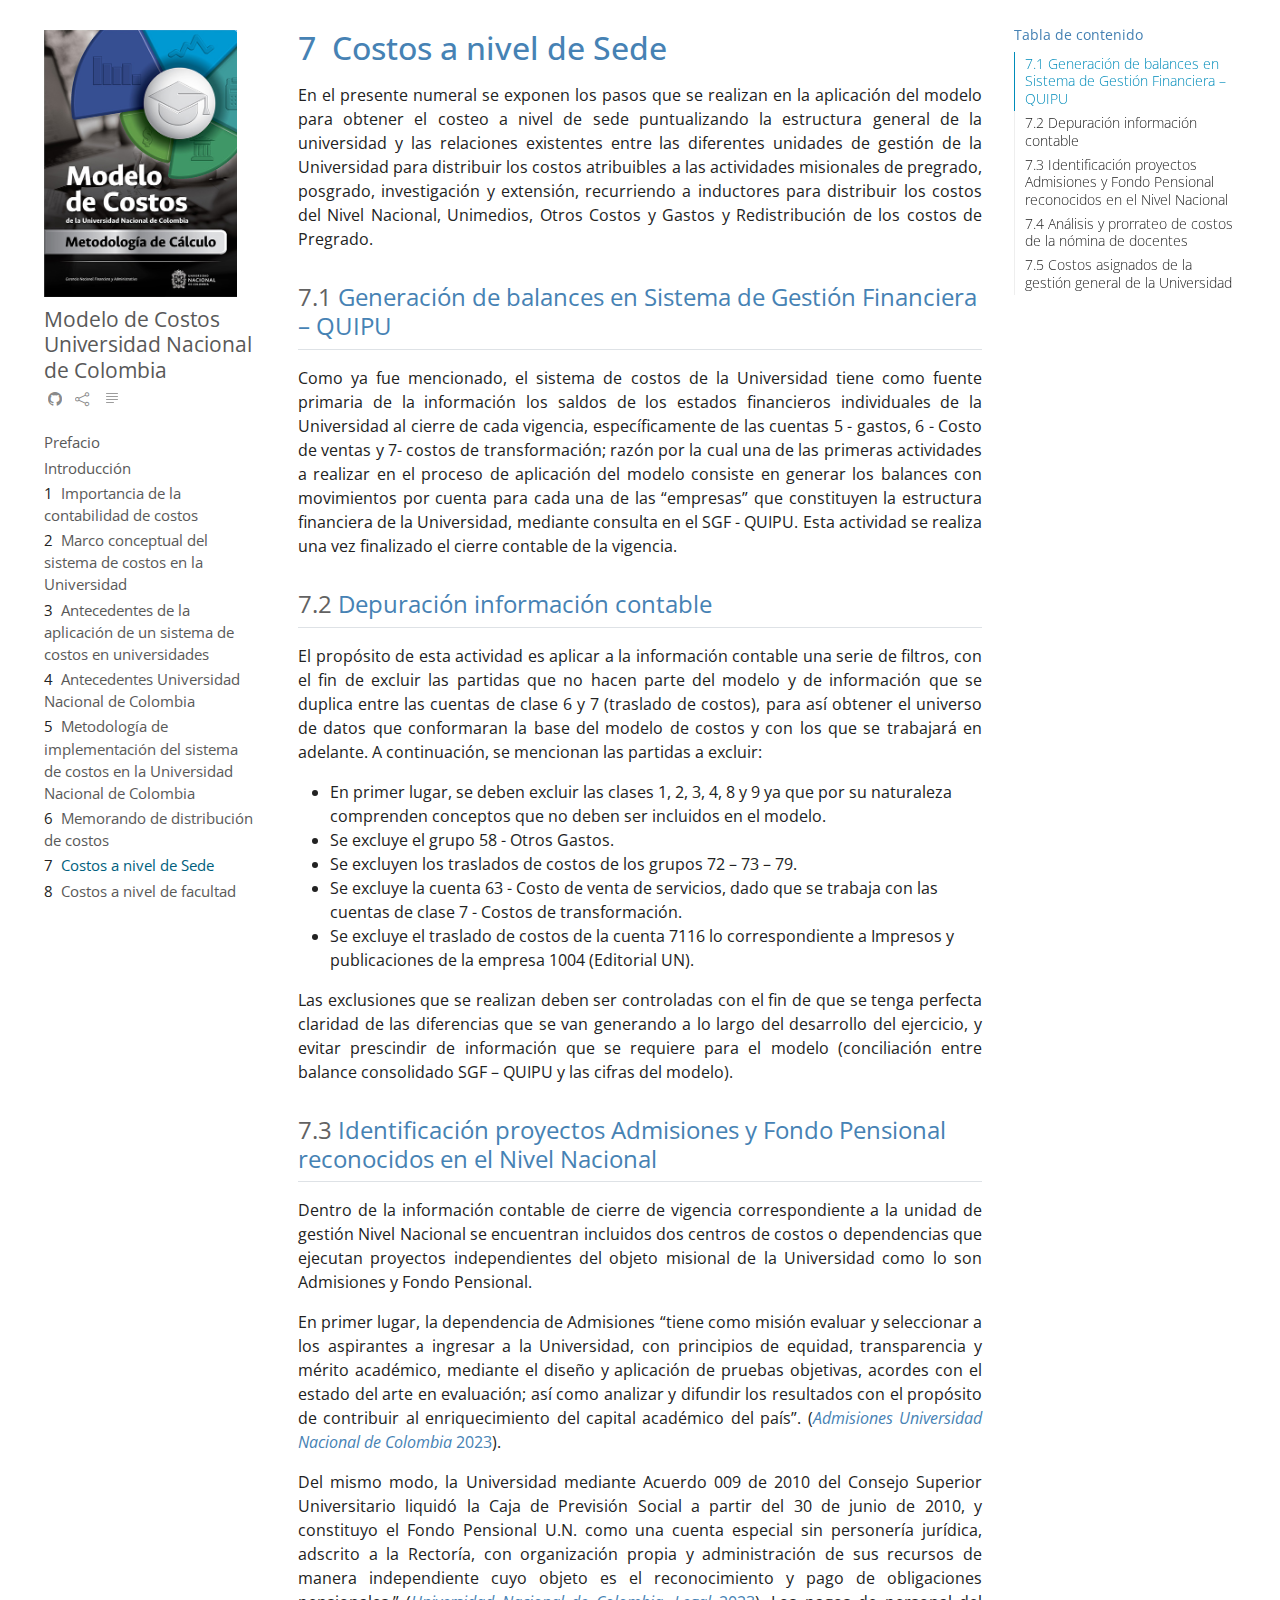
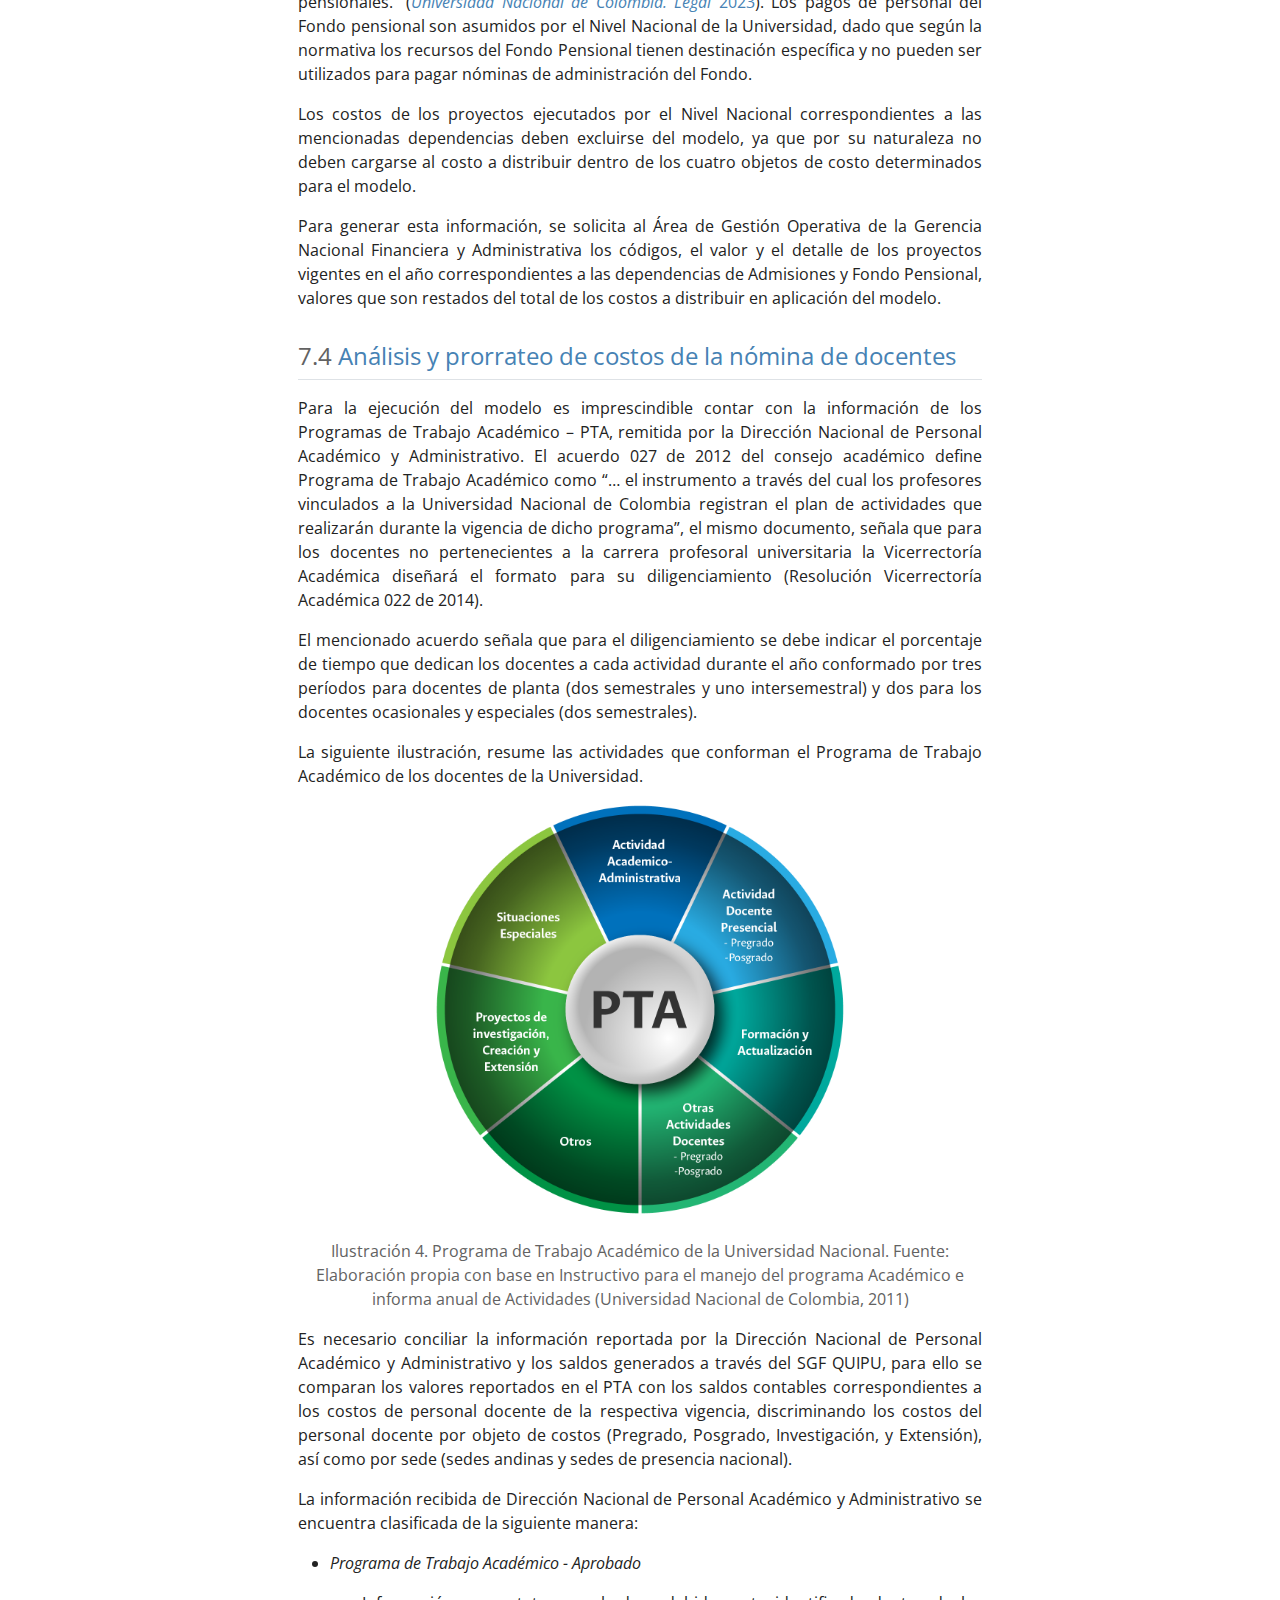
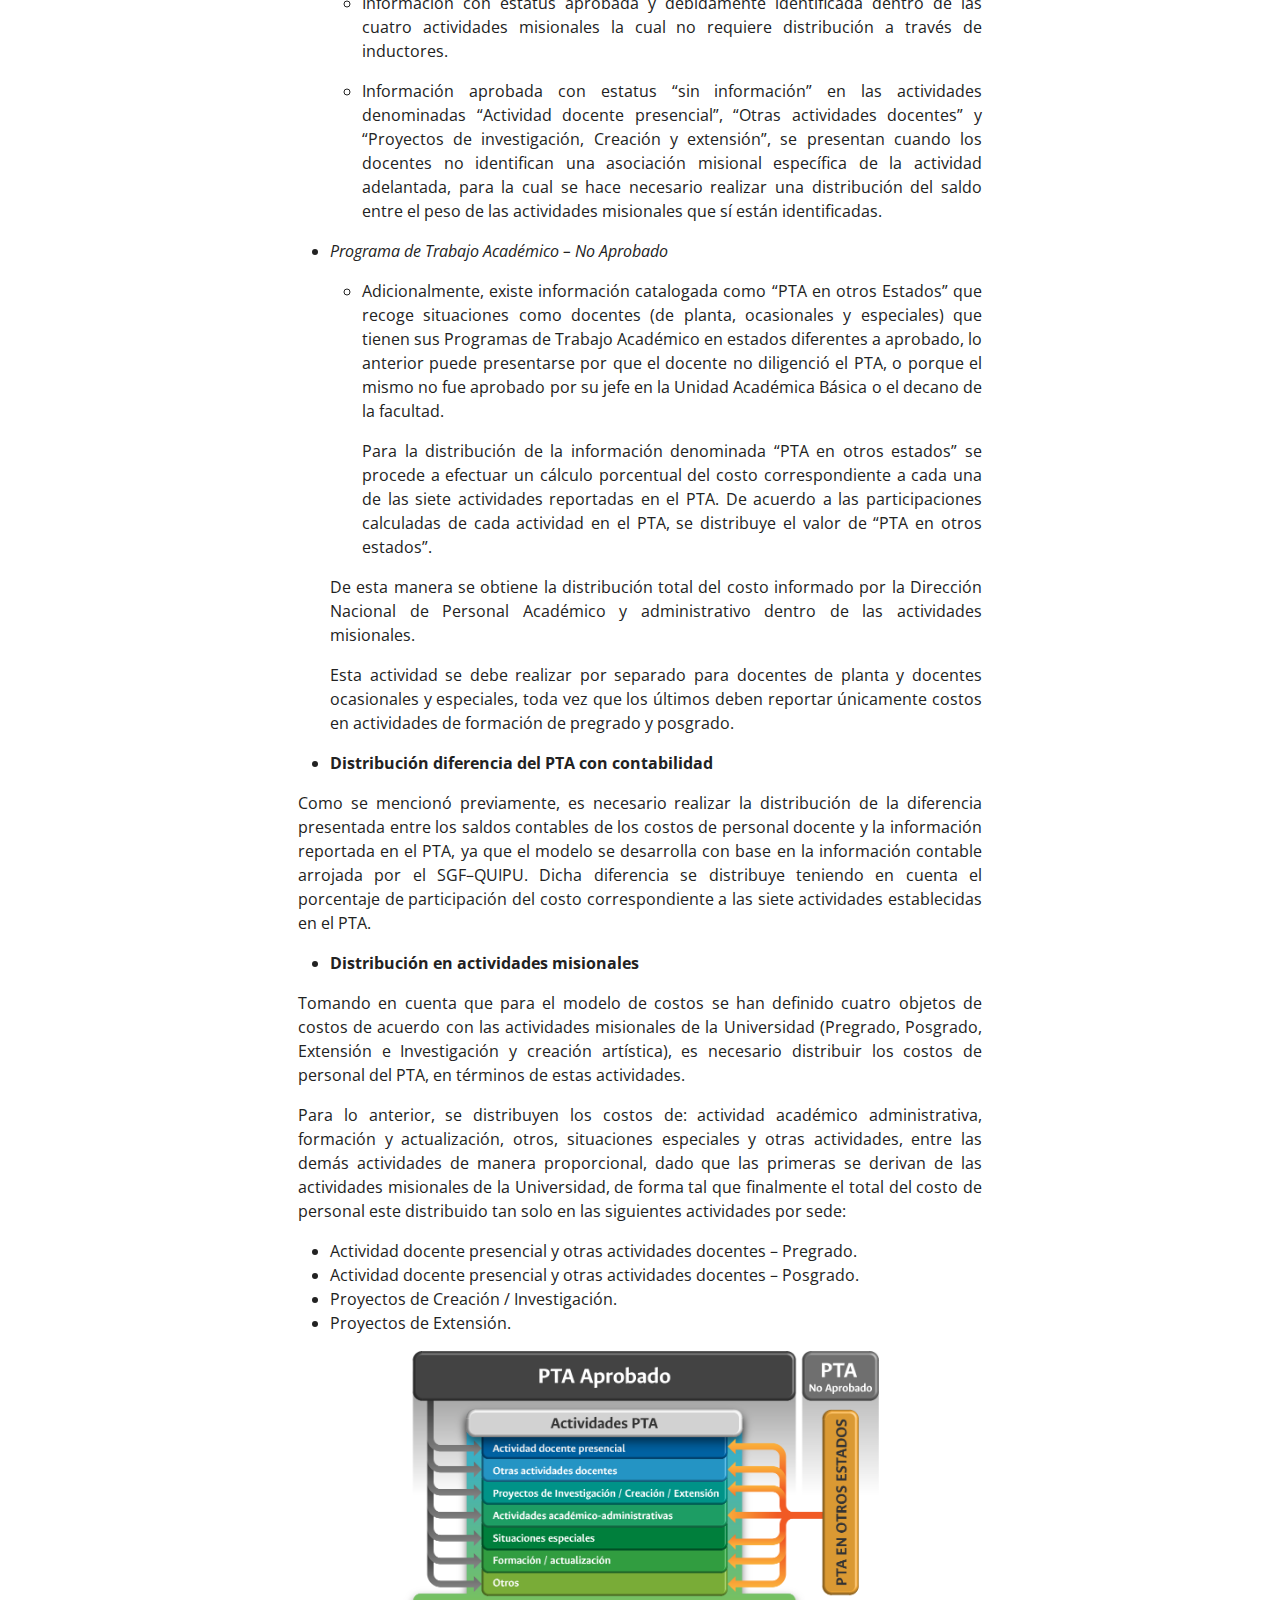
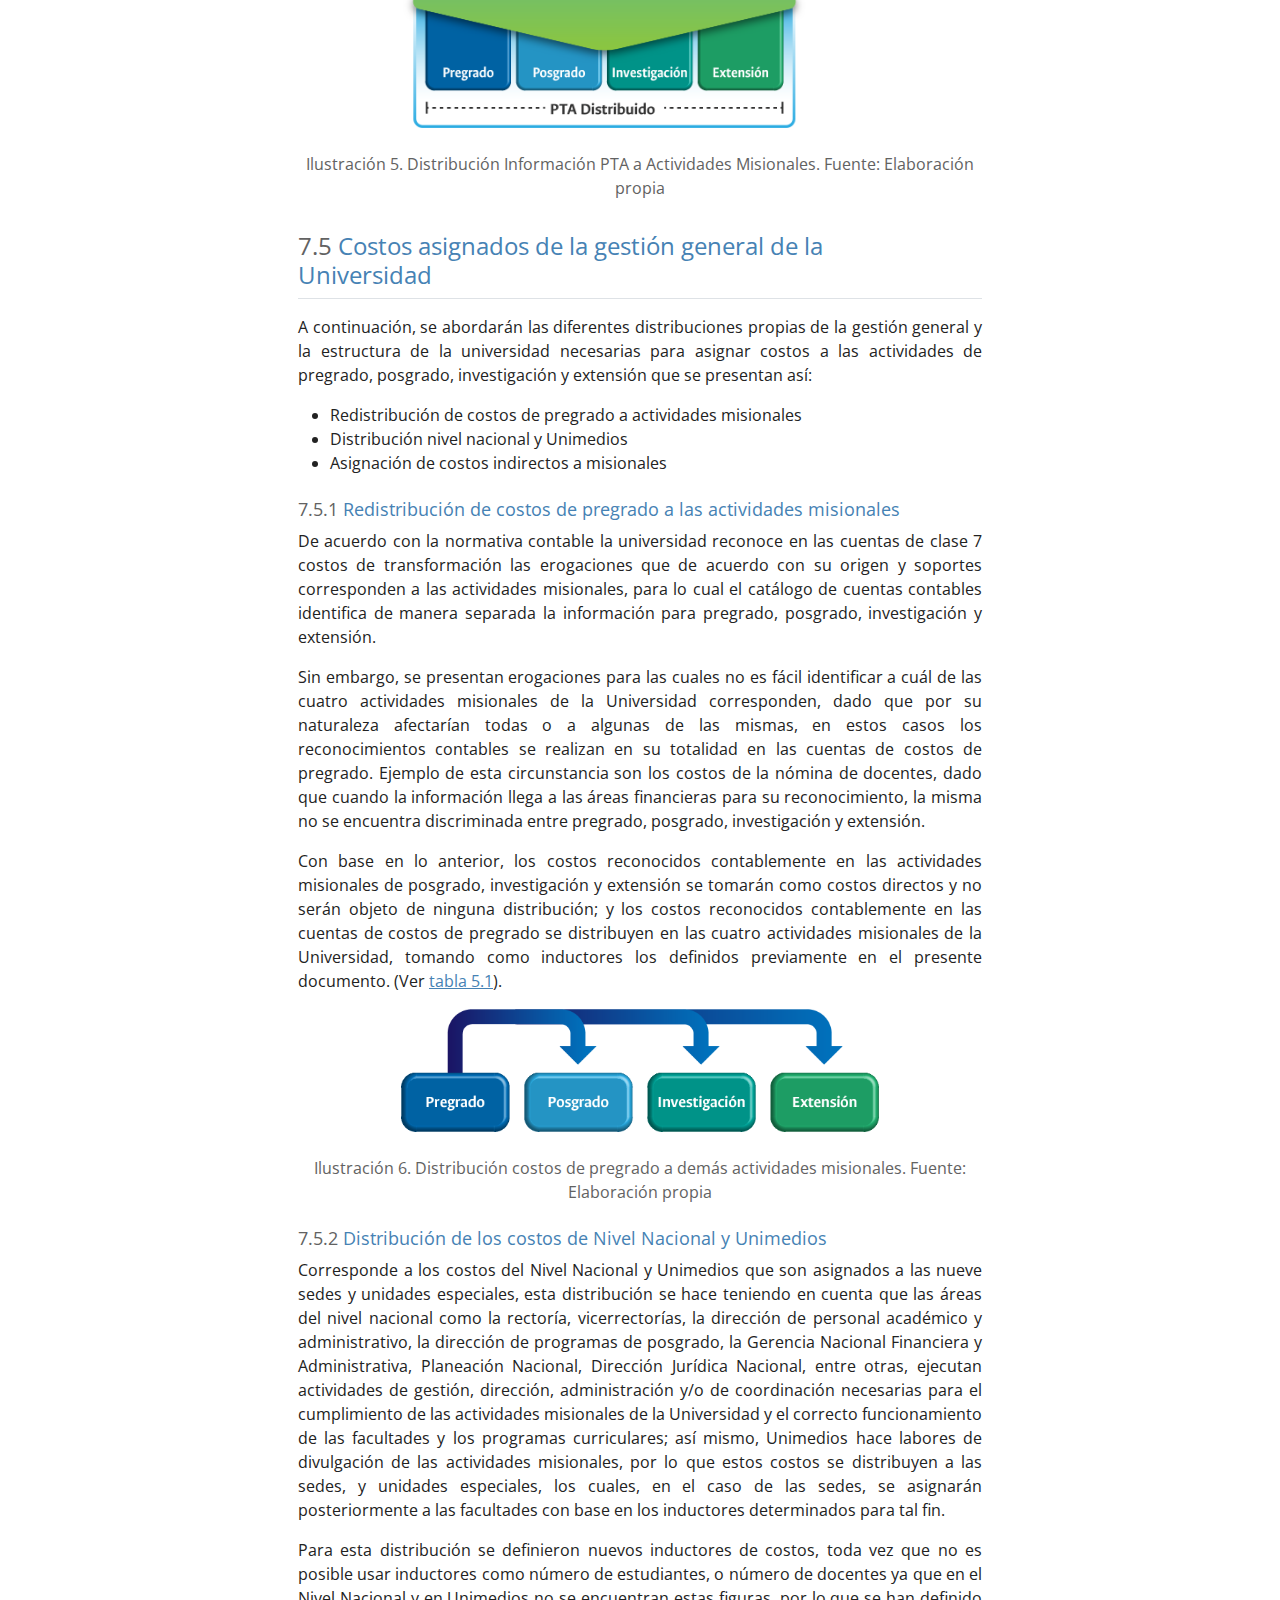
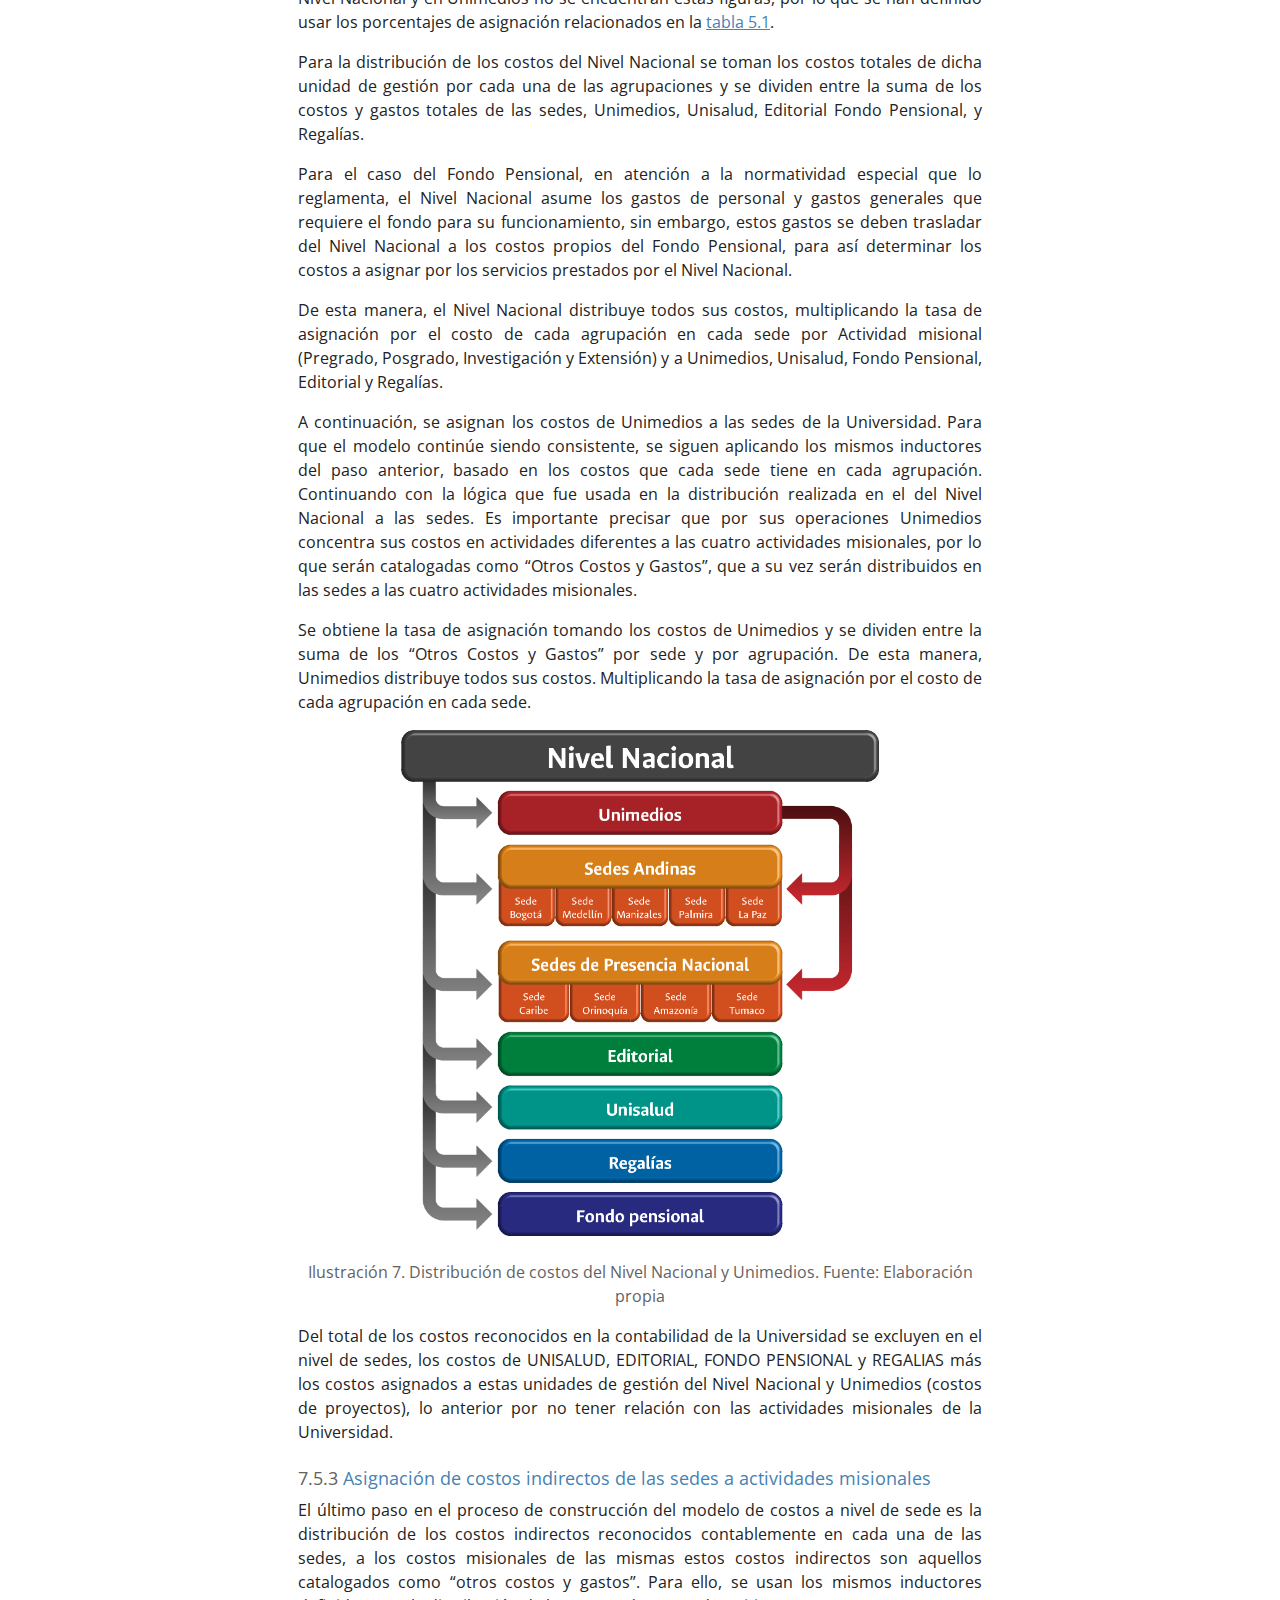
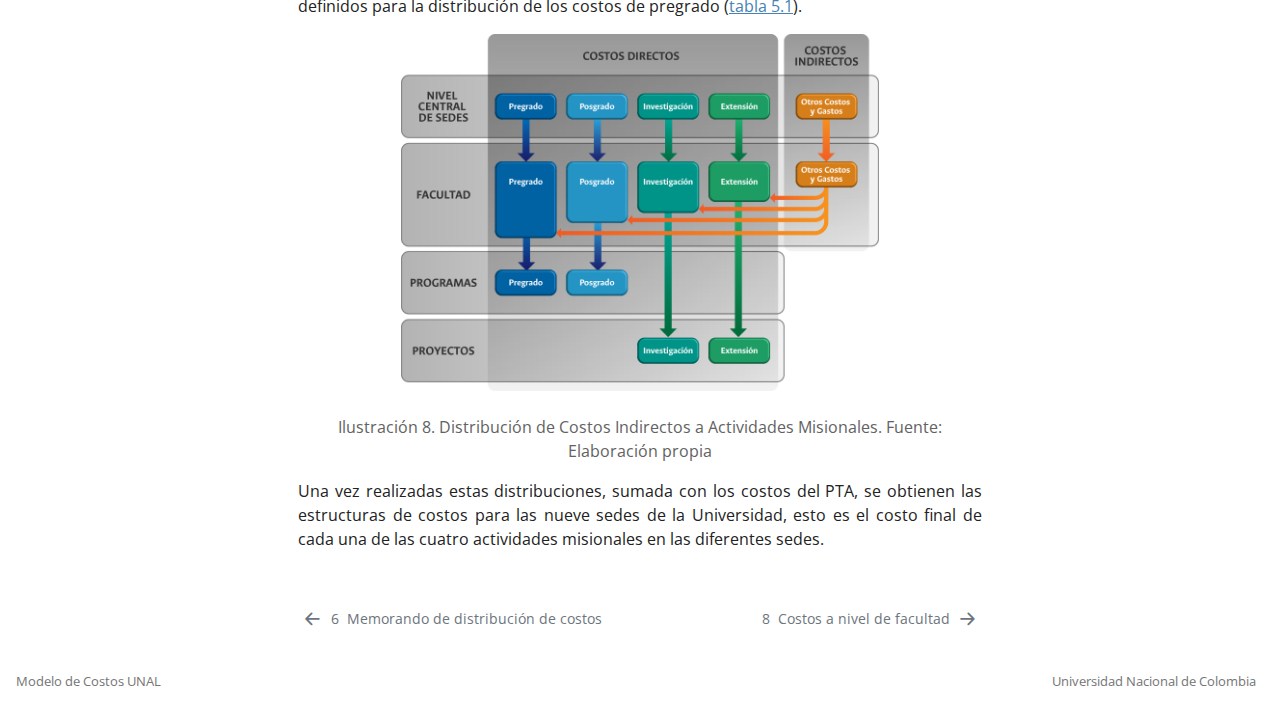
<file: docs/CostosSede.html>
<!DOCTYPE html>
<html xmlns="http://www.w3.org/1999/xhtml" lang="en" xml:lang="en"><head>

<meta charset="utf-8">
<meta name="generator" content="quarto-1.2.335">

<meta name="viewport" content="width=device-width, initial-scale=1.0, user-scalable=yes">


<title>Modelo de Costos Universidad Nacional de Colombia - 7&nbsp; Costos a nivel de Sede</title>
<style>
code{white-space: pre-wrap;}
span.smallcaps{font-variant: small-caps;}
div.columns{display: flex; gap: min(4vw, 1.5em);}
div.column{flex: auto; overflow-x: auto;}
div.hanging-indent{margin-left: 1.5em; text-indent: -1.5em;}
ul.task-list{list-style: none;}
ul.task-list li input[type="checkbox"] {
  width: 0.8em;
  margin: 0 0.8em 0.2em -1.6em;
  vertical-align: middle;
}
div.csl-bib-body { }
div.csl-entry {
  clear: both;
}
.hanging div.csl-entry {
  margin-left:2em;
  text-indent:-2em;
}
div.csl-left-margin {
  min-width:2em;
  float:left;
}
div.csl-right-inline {
  margin-left:2em;
  padding-left:1em;
}
div.csl-indent {
  margin-left: 2em;
}
</style>


<script src="site_libs/quarto-nav/quarto-nav.js"></script>
<script src="site_libs/quarto-nav/headroom.min.js"></script>
<link href="./CostosFacultad.html" rel="next">
<link href="./Memorando.html" rel="prev">
<link href="./Imagenes/Logotipo_UNAL.png" rel="icon" type="image/png">
<script src="site_libs/clipboard/clipboard.min.js"></script>
<script src="site_libs/quarto-html/quarto.js"></script>
<script src="site_libs/quarto-html/popper.min.js"></script>
<script src="site_libs/quarto-html/tippy.umd.min.js"></script>
<script src="site_libs/quarto-html/anchor.min.js"></script>
<link href="site_libs/quarto-html/tippy.css" rel="stylesheet">
<link href="site_libs/quarto-html/quarto-syntax-highlighting.css" rel="stylesheet" id="quarto-text-highlighting-styles">
<script src="site_libs/bootstrap/bootstrap.min.js"></script>
<link href="site_libs/bootstrap/bootstrap-icons.css" rel="stylesheet">
<link href="site_libs/bootstrap/bootstrap.min.css" rel="stylesheet" id="quarto-bootstrap" data-mode="light">
<script id="quarto-search-options" type="application/json">{
  "language": {
    "search-no-results-text": "No results",
    "search-matching-documents-text": "matching documents",
    "search-copy-link-title": "Copy link to search",
    "search-hide-matches-text": "Hide additional matches",
    "search-more-match-text": "more match in this document",
    "search-more-matches-text": "more matches in this document",
    "search-clear-button-title": "Clear",
    "search-detached-cancel-button-title": "Cancel",
    "search-submit-button-title": "Submit"
  }
}</script>
<link href="style.css" rel="stylesheet">


<link rel="stylesheet" href="style.css">
</head>

<body class="nav-sidebar floating">

<div id="quarto-search-results"></div>
  <header id="quarto-header" class="headroom fixed-top">
  <nav class="quarto-secondary-nav" data-bs-toggle="collapse" data-bs-target="#quarto-sidebar" aria-controls="quarto-sidebar" aria-expanded="false" aria-label="Toggle sidebar navigation" onclick="if (window.quartoToggleHeadroom) { window.quartoToggleHeadroom(); }">
    <div class="container-fluid d-flex justify-content-between">
      <h1 class="quarto-secondary-nav-title"><span class="chapter-number">7</span>&nbsp; <span class="chapter-title">Costos a nivel de Sede</span></h1>
      <button type="button" class="quarto-btn-toggle btn" aria-label="Show secondary navigation">
        <i class="bi bi-chevron-right"></i>
      </button>
    </div>
  </nav>
</header>
<!-- content -->
<div id="quarto-content" class="quarto-container page-columns page-rows-contents page-layout-article">
<!-- sidebar -->
  <nav id="quarto-sidebar" class="sidebar collapse sidebar-navigation floating overflow-auto">
    <div class="pt-lg-2 mt-2 text-left sidebar-header sidebar-header-stacked">
      <a href="./index.html" class="sidebar-logo-link">
      <img src="./Imagenes/Portada1.png" alt="" class="sidebar-logo py-0 d-lg-inline d-none">
      </a>
    <div class="sidebar-title mb-0 py-0">
      <a href="./">Modelo de Costos Universidad Nacional de Colombia</a> 
        <div class="sidebar-tools-main tools-wide">
    <a href="https://github.com/estadisticaun/MCostos" title="Source Code" class="sidebar-tool px-1"><i class="bi bi-github"></i></a>
    <a href="" title="Share" id="sidebar-tool-dropdown-0" class="sidebar-tool dropdown-toggle px-1" data-bs-toggle="dropdown" aria-expanded="false"><i class="bi bi-share"></i></a>
    <ul class="dropdown-menu" aria-labelledby="sidebar-tool-dropdown-0">
        <li>
          <a class="dropdown-item sidebar-tools-main-item" href="https://twitter.com/intent/tweet?url=|url|">
            <i class="bi bi-bi-twitter pe-1"></i>
          Twitter
          </a>
        </li>
        <li>
          <a class="dropdown-item sidebar-tools-main-item" href="https://www.facebook.com/sharer/sharer.php?u=|url|">
            <i class="bi bi-bi-facebook pe-1"></i>
          Facebook
          </a>
        </li>
        <li>
          <a class="dropdown-item sidebar-tools-main-item" href="https://www.linkedin.com/sharing/share-offsite/?url=|url|">
            <i class="bi bi-bi-linkedin pe-1"></i>
          LinkedIn
          </a>
        </li>
    </ul>
  <a href="" class="quarto-reader-toggle sidebar-tool" onclick="window.quartoToggleReader(); return false;" title="Toggle reader mode">
  <div class="quarto-reader-toggle-btn">
  <i class="bi"></i>
  </div>
</a>
</div>
    </div>
      </div>
    <div class="sidebar-menu-container"> 
    <ul class="list-unstyled mt-1">
        <li class="sidebar-item">
  <div class="sidebar-item-container"> 
  <a href="./index.html" class="sidebar-item-text sidebar-link">Prefacio</a>
  </div>
</li>
        <li class="sidebar-item">
  <div class="sidebar-item-container"> 
  <a href="./intro.html" class="sidebar-item-text sidebar-link">Introducción</a>
  </div>
</li>
        <li class="sidebar-item">
  <div class="sidebar-item-container"> 
  <a href="./Importancia.html" class="sidebar-item-text sidebar-link"><span class="chapter-number">1</span>&nbsp; <span class="chapter-title">Importancia de la contabilidad de costos</span></a>
  </div>
</li>
        <li class="sidebar-item">
  <div class="sidebar-item-container"> 
  <a href="./MarcoConceptual.html" class="sidebar-item-text sidebar-link"><span class="chapter-number">2</span>&nbsp; <span class="chapter-title">Marco conceptual del sistema de costos en la Universidad</span></a>
  </div>
</li>
        <li class="sidebar-item">
  <div class="sidebar-item-container"> 
  <a href="./AntecedentesAplicacion.html" class="sidebar-item-text sidebar-link"><span class="chapter-number">3</span>&nbsp; <span class="chapter-title">Antecedentes de la aplicación de un sistema de costos en universidades</span></a>
  </div>
</li>
        <li class="sidebar-item">
  <div class="sidebar-item-container"> 
  <a href="./AntecedentesUNAL.html" class="sidebar-item-text sidebar-link"><span class="chapter-number">4</span>&nbsp; <span class="chapter-title">Antecedentes Universidad Nacional de Colombia</span></a>
  </div>
</li>
        <li class="sidebar-item">
  <div class="sidebar-item-container"> 
  <a href="./Metodologia.html" class="sidebar-item-text sidebar-link"><span class="chapter-number">5</span>&nbsp; <span class="chapter-title">Metodología de implementación del sistema de costos en la Universidad Nacional de Colombia</span></a>
  </div>
</li>
        <li class="sidebar-item">
  <div class="sidebar-item-container"> 
  <a href="./Memorando.html" class="sidebar-item-text sidebar-link"><span class="chapter-number">6</span>&nbsp; <span class="chapter-title">Memorando de distribución de costos</span></a>
  </div>
</li>
        <li class="sidebar-item">
  <div class="sidebar-item-container"> 
  <a href="./CostosSede.html" class="sidebar-item-text sidebar-link active"><span class="chapter-number">7</span>&nbsp; <span class="chapter-title">Costos a nivel de Sede</span></a>
  </div>
</li>
        <li class="sidebar-item">
  <div class="sidebar-item-container"> 
  <a href="./CostosFacultad.html" class="sidebar-item-text sidebar-link"><span class="chapter-number">8</span>&nbsp; <span class="chapter-title">Costos a nivel de facultad</span></a>
  </div>
</li>
        <li class="sidebar-item">
  <div class="sidebar-item-container"> 
  <a href="./CostosPrograma.html" class="sidebar-item-text sidebar-link"><span class="chapter-number">9</span>&nbsp; <span class="chapter-title">Costos a nivel de programa curricular</span></a>
  </div>
</li>
        <li class="sidebar-item">
  <div class="sidebar-item-container"> 
  <a href="./references.html" class="sidebar-item-text sidebar-link">Referencias</a>
  </div>
</li>
    </ul>
    </div>
</nav>
<!-- margin-sidebar -->
    <div id="quarto-margin-sidebar" class="sidebar margin-sidebar">
        <nav id="TOC" role="doc-toc" class="toc-active">
    <h2 id="toc-title">Tabla de contenido</h2>
   
  <ul>
  <li><a href="#generación-de-balances-en-sistema-de-gestión-financiera-quipu" id="toc-generación-de-balances-en-sistema-de-gestión-financiera-quipu" class="nav-link active" data-scroll-target="#generación-de-balances-en-sistema-de-gestión-financiera-quipu"><span class="toc-section-number">7.1</span>  Generación de balances en Sistema de Gestión Financiera – QUIPU</a></li>
  <li><a href="#depuración-información-contable" id="toc-depuración-información-contable" class="nav-link" data-scroll-target="#depuración-información-contable"><span class="toc-section-number">7.2</span>  Depuración información contable</a></li>
  <li><a href="#identificación-proyectos-admisiones-y-fondo-pensional-reconocidos-en-el-nivel-nacional" id="toc-identificación-proyectos-admisiones-y-fondo-pensional-reconocidos-en-el-nivel-nacional" class="nav-link" data-scroll-target="#identificación-proyectos-admisiones-y-fondo-pensional-reconocidos-en-el-nivel-nacional"><span class="toc-section-number">7.3</span>  Identificación proyectos Admisiones y Fondo Pensional reconocidos en el Nivel Nacional</a></li>
  <li><a href="#análisis-y-prorrateo-de-costos-de-la-nómina-de-docentes" id="toc-análisis-y-prorrateo-de-costos-de-la-nómina-de-docentes" class="nav-link" data-scroll-target="#análisis-y-prorrateo-de-costos-de-la-nómina-de-docentes"><span class="toc-section-number">7.4</span>  Análisis y prorrateo de costos de la nómina de docentes</a></li>
  <li><a href="#costos-asignados-de-la-gestión-general-de-la-universidad" id="toc-costos-asignados-de-la-gestión-general-de-la-universidad" class="nav-link" data-scroll-target="#costos-asignados-de-la-gestión-general-de-la-universidad"><span class="toc-section-number">7.5</span>  Costos asignados de la gestión general de la Universidad</a>
  <ul class="collapse">
  <li><a href="#redistribución-de-costos-de-pregrado-a-las-actividades-misionales" id="toc-redistribución-de-costos-de-pregrado-a-las-actividades-misionales" class="nav-link" data-scroll-target="#redistribución-de-costos-de-pregrado-a-las-actividades-misionales"><span class="toc-section-number">7.5.1</span>  Redistribución de costos de pregrado a las actividades misionales</a></li>
  <li><a href="#distribución-de-los-costos-de-nivel-nacional-y-unimedios" id="toc-distribución-de-los-costos-de-nivel-nacional-y-unimedios" class="nav-link" data-scroll-target="#distribución-de-los-costos-de-nivel-nacional-y-unimedios"><span class="toc-section-number">7.5.2</span>  Distribución de los costos de Nivel Nacional y Unimedios</a></li>
  <li><a href="#asignación-de-costos-indirectos-de-las-sedes-a-actividades-misionales" id="toc-asignación-de-costos-indirectos-de-las-sedes-a-actividades-misionales" class="nav-link" data-scroll-target="#asignación-de-costos-indirectos-de-las-sedes-a-actividades-misionales"><span class="toc-section-number">7.5.3</span>  Asignación de costos indirectos de las sedes a actividades misionales</a></li>
  </ul></li>
  </ul>
</nav>
    </div>
<!-- main -->
<main class="content" id="quarto-document-content">

<header id="title-block-header" class="quarto-title-block default">
<div class="quarto-title">
<h1 class="title d-none d-lg-block"><span class="chapter-number">7</span>&nbsp; <span class="chapter-title">Costos a nivel de Sede</span></h1>
</div>



<div class="quarto-title-meta">

    
  
    
  </div>
  

</header>

<p>En el presente numeral se exponen los pasos que se realizan en la aplicación del modelo para obtener el costeo a nivel de sede puntualizando la estructura general de la universidad y las relaciones existentes entre las diferentes unidades de gestión de la Universidad para distribuir los costos atribuibles a las actividades misionales de pregrado, posgrado, investigación y extensión, recurriendo a inductores para distribuir los costos del Nivel Nacional, Unimedios, Otros Costos y Gastos y Redistribución de los costos de Pregrado.</p>
<section id="generación-de-balances-en-sistema-de-gestión-financiera-quipu" class="level2" data-number="7.1">
<h2 data-number="7.1" class="anchored" data-anchor-id="generación-de-balances-en-sistema-de-gestión-financiera-quipu"><span class="header-section-number">7.1</span> Generación de balances en Sistema de Gestión Financiera – QUIPU</h2>
<p>Como ya fue mencionado, el sistema de costos de la Universidad tiene como fuente primaria de la información los saldos de los estados financieros individuales de la Universidad al cierre de cada vigencia, específicamente de las cuentas 5 - gastos, 6 - Costo de ventas y 7- costos de transformación; razón por la cual una de las primeras actividades a realizar en el proceso de aplicación del modelo consiste en generar los balances con movimientos por cuenta para cada una de las “empresas” que constituyen la estructura financiera de la Universidad, mediante consulta en el SGF - QUIPU. Esta actividad se realiza una vez finalizado el cierre contable de la vigencia.</p>
</section>
<section id="depuración-información-contable" class="level2" data-number="7.2">
<h2 data-number="7.2" class="anchored" data-anchor-id="depuración-información-contable"><span class="header-section-number">7.2</span> Depuración información contable</h2>
<p>El propósito de esta actividad es aplicar a la información contable una serie de filtros, con el fin de excluir las partidas que no hacen parte del modelo y de información que se duplica entre las cuentas de clase 6 y 7 (traslado de costos), para así obtener el universo de datos que conformaran la base del modelo de costos y con los que se trabajará en adelante. A continuación, se mencionan las partidas a excluir:</p>
<ul>
<li>En primer lugar, se deben excluir las clases 1, 2, 3, 4, 8 y 9 ya que por su naturaleza comprenden conceptos que no deben ser incluidos en el modelo.</li>
<li>Se excluye el grupo 58 - Otros Gastos.</li>
<li>Se excluyen los traslados de costos de los grupos 72 – 73 – 79.</li>
<li>Se excluye la cuenta 63 - Costo de venta de servicios, dado que se trabaja con las cuentas de clase 7 - Costos de transformación.</li>
<li>Se excluye el traslado de costos de la cuenta 7116 lo correspondiente a Impresos y publicaciones de la empresa 1004 (Editorial UN).</li>
</ul>
<p>Las exclusiones que se realizan deben ser controladas con el fin de que se tenga perfecta claridad de las diferencias que se van generando a lo largo del desarrollo del ejercicio, y evitar prescindir de información que se requiere para el modelo (conciliación entre balance consolidado SGF – QUIPU y las cifras del modelo).</p>
</section>
<section id="identificación-proyectos-admisiones-y-fondo-pensional-reconocidos-en-el-nivel-nacional" class="level2" data-number="7.3">
<h2 data-number="7.3" class="anchored" data-anchor-id="identificación-proyectos-admisiones-y-fondo-pensional-reconocidos-en-el-nivel-nacional"><span class="header-section-number">7.3</span> Identificación proyectos Admisiones y Fondo Pensional reconocidos en el Nivel Nacional</h2>
<p>Dentro de la información contable de cierre de vigencia correspondiente a la unidad de gestión Nivel Nacional se encuentran incluidos dos centros de costos o dependencias que ejecutan proyectos independientes del objeto misional de la Universidad como lo son Admisiones y Fondo Pensional.</p>
<p>En primer lugar, la dependencia de Admisiones “tiene como misión evaluar y seleccionar a los aspirantes a ingresar a la Universidad, con principios de equidad, transparencia y mérito académico, mediante el diseño y aplicación de pruebas objetivas, acordes con el estado del arte en evaluación; así como analizar y difundir los resultados con el propósito de contribuir al enriquecimiento del capital académico del país”. <span class="citation" data-cites="AdmisionesUNAL">(<a href="references.html#ref-AdmisionesUNAL" role="doc-biblioref"><em>Admisiones Universidad Nacional de Colombia</em> 2023</a>)</span>.</p>
<p>Del mismo modo, la Universidad mediante Acuerdo 009 de 2010 del Consejo Superior Universitario liquidó la Caja de Previsión Social a partir del 30 de junio de 2010, y constituyo el Fondo Pensional U.N. como una cuenta especial sin personería jurídica, adscrito a la Rectoría, con organización propia y administración de sus recursos de manera independiente cuyo objeto es el reconocimiento y pago de obligaciones pensionales.” <span class="citation" data-cites="UNALLegal">(<a href="references.html#ref-UNALLegal" role="doc-biblioref"><em>Universidad Nacional de Colombia. Legal</em> 2023</a>)</span>. Los pagos de personal del Fondo pensional son asumidos por el Nivel Nacional de la Universidad, dado que según la normativa los recursos del Fondo Pensional tienen destinación específica y no pueden ser utilizados para pagar nóminas de administración del Fondo.</p>
<p>Los costos de los proyectos ejecutados por el Nivel Nacional correspondientes a las mencionadas dependencias deben excluirse del modelo, ya que por su naturaleza no deben cargarse al costo a distribuir dentro de los cuatro objetos de costo determinados para el modelo.</p>
<p>Para generar esta información, se solicita al Área de Gestión Operativa de la Gerencia Nacional Financiera y Administrativa los códigos, el valor y el detalle de los proyectos vigentes en el año correspondientes a las dependencias de Admisiones y Fondo Pensional, valores que son restados del total de los costos a distribuir en aplicación del modelo.</p>
</section>
<section id="análisis-y-prorrateo-de-costos-de-la-nómina-de-docentes" class="level2" data-number="7.4">
<h2 data-number="7.4" class="anchored" data-anchor-id="análisis-y-prorrateo-de-costos-de-la-nómina-de-docentes"><span class="header-section-number">7.4</span> Análisis y prorrateo de costos de la nómina de docentes</h2>
<p>Para la ejecución del modelo es imprescindible contar con la información de los Programas de Trabajo Académico – PTA, remitida por la Dirección Nacional de Personal Académico y Administrativo. El acuerdo 027 de 2012 del consejo académico define Programa de Trabajo Académico como “… el instrumento a través del cual los profesores vinculados a la Universidad Nacional de Colombia registran el plan de actividades que realizarán durante la vigencia de dicho programa”, el mismo documento, señala que para los docentes no pertenecientes a la carrera profesoral universitaria la Vicerrectoría Académica diseñará el formato para su diligenciamiento (Resolución Vicerrectoría Académica 022 de 2014).</p>
<p>El mencionado acuerdo señala que para el diligenciamiento se debe indicar el porcentaje de tiempo que dedican los docentes a cada actividad durante el año conformado por tres períodos para docentes de planta (dos semestrales y uno intersemestral) y dos para los docentes ocasionales y especiales (dos semestrales).</p>
<p>La siguiente ilustración, resume las actividades que conforman el Programa de Trabajo Académico de los docentes de la Universidad.</p>
<div class="quarto-figure quarto-figure-center">
<figure class="figure">
<figure class="figure">
<img src="IlustracionesCostos/ilustracion4.png" title="Programa de Trabajo Académico de la Universidad Nacional" class="img-fluid figure-img" style="width:60.0%">
</figure>
<p></p><figcaption class="figure-caption">Ilustración 4. Programa de Trabajo Académico de la Universidad Nacional. Fuente: Elaboración propia con base en Instructivo para el manejo del programa Académico e informa anual de Actividades (Universidad Nacional de Colombia, 2011)</figcaption><p></p>
</figure>
</div>
<p>Es necesario conciliar la información reportada por la Dirección Nacional de Personal Académico y Administrativo y los saldos generados a través del SGF QUIPU, para ello se comparan los valores reportados en el PTA con los saldos contables correspondientes a los costos de personal docente de la respectiva vigencia, discriminando los costos del personal docente por objeto de costos (Pregrado, Posgrado, Investigación, y Extensión), así como por sede (sedes andinas y sedes de presencia nacional).</p>
<p>La información recibida de Dirección Nacional de Personal Académico y Administrativo se encuentra clasificada de la siguiente manera:</p>
<ul>
<li><p><em>Programa de Trabajo Académico - Aprobado</em></p>
<ul>
<li><p>Información con estatus aprobada y debidamente identificada dentro de las cuatro actividades misionales la cual no requiere distribución a través de inductores.</p></li>
<li><p>Información aprobada con estatus “sin información” en las actividades denominadas “Actividad docente presencial”, “Otras actividades docentes” y “Proyectos de investigación, Creación y extensión”, se presentan cuando los docentes no identifican una asociación misional específica de la actividad adelantada, para la cual se hace necesario realizar una distribución del saldo entre el peso de las actividades misionales que sí están identificadas.</p></li>
</ul></li>
<li><p><em>Programa de Trabajo Académico – No Aprobado</em></p>
<ul>
<li><p>Adicionalmente, existe información catalogada como “PTA en otros Estados” que recoge situaciones como docentes (de planta, ocasionales y especiales) que tienen sus Programas de Trabajo Académico en estados diferentes a aprobado, lo anterior puede presentarse por que el docente no diligenció el PTA, o porque el mismo no fue aprobado por su jefe en la Unidad Académica Básica o el decano de la facultad.</p>
<p>Para la distribución de la información denominada “PTA en otros estados” se procede a efectuar un cálculo porcentual del costo correspondiente a cada una de las siete actividades reportadas en el PTA. De acuerdo a las participaciones calculadas de cada actividad en el PTA, se distribuye el valor de “PTA en otros estados”.</p></li>
</ul>
<p>De esta manera se obtiene la distribución total del costo informado por la Dirección Nacional de Personal Académico y administrativo dentro de las actividades misionales.</p>
<p>Esta actividad se debe realizar por separado para docentes de planta y docentes ocasionales y especiales, toda vez que los últimos deben reportar únicamente costos en actividades de formación de pregrado y posgrado.</p></li>
<li><p><strong>Distribución diferencia del PTA con contabilidad</strong></p></li>
</ul>
<p>Como se mencionó previamente, es necesario realizar la distribución de la diferencia presentada entre los saldos contables de los costos de personal docente y la información reportada en el PTA, ya que el modelo se desarrolla con base en la información contable arrojada por el SGF–QUIPU. Dicha diferencia se distribuye teniendo en cuenta el porcentaje de participación del costo correspondiente a las siete actividades establecidas en el PTA.</p>
<ul>
<li><strong>Distribución en actividades misionales</strong></li>
</ul>
<p>Tomando en cuenta que para el modelo de costos se han definido cuatro objetos de costos de acuerdo con las actividades misionales de la Universidad (Pregrado, Posgrado, Extensión e Investigación y creación artística), es necesario distribuir los costos de personal del PTA, en términos de estas actividades.</p>
<p>Para lo anterior, se distribuyen los costos de: actividad académico administrativa, formación y actualización, otros, situaciones especiales y otras actividades, entre las demás actividades de manera proporcional, dado que las primeras se derivan de las actividades misionales de la Universidad, de forma tal que finalmente el total del costo de personal este distribuido tan solo en las siguientes actividades por sede:</p>
<ul>
<li>Actividad docente presencial y otras actividades docentes – Pregrado.</li>
<li>Actividad docente presencial y otras actividades docentes – Posgrado.</li>
<li>Proyectos de Creación / Investigación.</li>
<li>Proyectos de Extensión.</li>
</ul>
<div class="quarto-figure quarto-figure-center">
<figure class="figure">
<figure class="figure">
<img src="IlustracionesCostos/ilustracion5.png" title="Distribución Información PTA a Actividades Misionales" class="img-fluid figure-img" style="width:70.0%">
</figure>
<p></p><figcaption class="figure-caption">Ilustración 5. Distribución Información PTA a Actividades Misionales. Fuente: Elaboración propia</figcaption><p></p>
</figure>
</div>
</section>
<section id="costos-asignados-de-la-gestión-general-de-la-universidad" class="level2" data-number="7.5">
<h2 data-number="7.5" class="anchored" data-anchor-id="costos-asignados-de-la-gestión-general-de-la-universidad"><span class="header-section-number">7.5</span> Costos asignados de la gestión general de la Universidad</h2>
<p>A continuación, se abordarán las diferentes distribuciones propias de la gestión general y la estructura de la universidad necesarias para asignar costos a las actividades de pregrado, posgrado, investigación y extensión que se presentan así:</p>
<ul>
<li>Redistribución de costos de pregrado a actividades misionales</li>
<li>Distribución nivel nacional y Unimedios</li>
<li>Asignación de costos indirectos a misionales</li>
</ul>
<section id="redistribución-de-costos-de-pregrado-a-las-actividades-misionales" class="level3" data-number="7.5.1">
<h3 data-number="7.5.1" class="anchored" data-anchor-id="redistribución-de-costos-de-pregrado-a-las-actividades-misionales"><span class="header-section-number">7.5.1</span> Redistribución de costos de pregrado a las actividades misionales</h3>
<p>De acuerdo con la normativa contable la universidad reconoce en las cuentas de clase 7 costos de transformación las erogaciones que de acuerdo con su origen y soportes corresponden a las actividades misionales, para lo cual el catálogo de cuentas contables identifica de manera separada la información para pregrado, posgrado, investigación y extensión.</p>
<p>Sin embargo, se presentan erogaciones para las cuales no es fácil identificar a cuál de las cuatro actividades misionales de la Universidad corresponden, dado que por su naturaleza afectarían todas o a algunas de las mismas, en estos casos los reconocimientos contables se realizan en su totalidad en las cuentas de costos de pregrado. Ejemplo de esta circunstancia son los costos de la nómina de docentes, dado que cuando la información llega a las áreas financieras para su reconocimiento, la misma no se encuentra discriminada entre pregrado, posgrado, investigación y extensión.</p>
<p>Con base en lo anterior, los costos reconocidos contablemente en las actividades misionales de posgrado, investigación y extensión se tomarán como costos directos y no serán objeto de ninguna distribución; y los costos reconocidos contablemente en las cuentas de costos de pregrado se distribuyen en las cuatro actividades misionales de la Universidad, tomando como inductores los definidos previamente en el presente documento. (Ver <a href="Metodologia.html#tbl-Inductores">tabla&nbsp;<span>5.1</span></a>).</p>
<div class="quarto-figure quarto-figure-center">
<figure class="figure">
<figure class="figure">
<img src="IlustracionesCostos/ilustracion6.png" title="Distribución costos de pregrado a demás actividades misionales" class="img-fluid figure-img" style="width:70.0%">
</figure>
<p></p><figcaption class="figure-caption">Ilustración 6. Distribución costos de pregrado a demás actividades misionales. Fuente: Elaboración propia</figcaption><p></p>
</figure>
</div>
</section>
<section id="distribución-de-los-costos-de-nivel-nacional-y-unimedios" class="level3" data-number="7.5.2">
<h3 data-number="7.5.2" class="anchored" data-anchor-id="distribución-de-los-costos-de-nivel-nacional-y-unimedios"><span class="header-section-number">7.5.2</span> Distribución de los costos de Nivel Nacional y Unimedios</h3>
<p>Corresponde a los costos del Nivel Nacional y Unimedios que son asignados a las nueve sedes y unidades especiales, esta distribución se hace teniendo en cuenta que las áreas del nivel nacional como la rectoría, vicerrectorías, la dirección de personal académico y administrativo, la dirección de programas de posgrado, la Gerencia Nacional Financiera y Administrativa, Planeación Nacional, Dirección Jurídica Nacional, entre otras, ejecutan actividades de gestión, dirección, administración y/o de coordinación necesarias para el cumplimiento de las actividades misionales de la Universidad y el correcto funcionamiento de las facultades y los programas curriculares; así mismo, Unimedios hace labores de divulgación de las actividades misionales, por lo que estos costos se distribuyen a las sedes, y unidades especiales, los cuales, en el caso de las sedes, se asignarán posteriormente a las facultades con base en los inductores determinados para tal fin.</p>
<p>Para esta distribución se definieron nuevos inductores de costos, toda vez que no es posible usar inductores como número de estudiantes, o número de docentes ya que en el Nivel Nacional y en Unimedios no se encuentran estas figuras, por lo que se han definido usar los porcentajes de asignación relacionados en la <a href="Metodologia.html#tbl-Inductores">tabla&nbsp;<span>5.1</span></a>.</p>
<p>Para la distribución de los costos del Nivel Nacional se toman los costos totales de dicha unidad de gestión por cada una de las agrupaciones y se dividen entre la suma de los costos y gastos totales de las sedes, Unimedios, Unisalud, Editorial Fondo Pensional, y Regalías.</p>
<p>Para el caso del Fondo Pensional, en atención a la normatividad especial que lo reglamenta, el Nivel Nacional asume los gastos de personal y gastos generales que requiere el fondo para su funcionamiento, sin embargo, estos gastos se deben trasladar del Nivel Nacional a los costos propios del Fondo Pensional, para así determinar los costos a asignar por los servicios prestados por el Nivel Nacional.</p>
<p>De esta manera, el Nivel Nacional distribuye todos sus costos, multiplicando la tasa de asignación por el costo de cada agrupación en cada sede por Actividad misional (Pregrado, Posgrado, Investigación y Extensión) y a Unimedios, Unisalud, Fondo Pensional, Editorial y Regalías.</p>
<p>A continuación, se asignan los costos de Unimedios a las sedes de la Universidad. Para que el modelo continúe siendo consistente, se siguen aplicando los mismos inductores del paso anterior, basado en los costos que cada sede tiene en cada agrupación. Continuando con la lógica que fue usada en la distribución realizada en el del Nivel Nacional a las sedes. Es importante precisar que por sus operaciones Unimedios concentra sus costos en actividades diferentes a las cuatro actividades misionales, por lo que serán catalogadas como “Otros Costos y Gastos”, que a su vez serán distribuidos en las sedes a las cuatro actividades misionales.</p>
<p>Se obtiene la tasa de asignación tomando los costos de Unimedios y se dividen entre la suma de los “Otros Costos y Gastos” por sede y por agrupación. De esta manera, Unimedios distribuye todos sus costos. Multiplicando la tasa de asignación por el costo de cada agrupación en cada sede.</p>
<div class="quarto-figure quarto-figure-center">
<figure class="figure">
<figure class="figure">
<img src="IlustracionesCostos/ilustracion7.png" title="Distribución de costos del Nivel Nacional y Unimedios" class="img-fluid figure-img" style="width:70.0%">
</figure>
<p></p><figcaption class="figure-caption">Ilustración 7. Distribución de costos del Nivel Nacional y Unimedios. Fuente: Elaboración propia</figcaption><p></p>
</figure>
</div>
<p>Del total de los costos reconocidos en la contabilidad de la Universidad se excluyen en el nivel de sedes, los costos de UNISALUD, EDITORIAL, FONDO PENSIONAL y REGALIAS más los costos asignados a estas unidades de gestión del Nivel Nacional y Unimedios (costos de proyectos), lo anterior por no tener relación con las actividades misionales de la Universidad.</p>
</section>
<section id="asignación-de-costos-indirectos-de-las-sedes-a-actividades-misionales" class="level3" data-number="7.5.3">
<h3 data-number="7.5.3" class="anchored" data-anchor-id="asignación-de-costos-indirectos-de-las-sedes-a-actividades-misionales"><span class="header-section-number">7.5.3</span> Asignación de costos indirectos de las sedes a actividades misionales</h3>
<p>El último paso en el proceso de construcción del modelo de costos a nivel de sede es la distribución de los costos indirectos reconocidos contablemente en cada una de las sedes, a los costos misionales de las mismas estos costos indirectos son aquellos catalogados como “otros costos y gastos”. Para ello, se usan los mismos inductores definidos para la distribución de los costos de pregrado (<a href="Metodologia.html#tbl-Inductores">tabla&nbsp;<span>5.1</span></a>).</p>
<div class="quarto-figure quarto-figure-center">
<figure class="figure">
<figure class="figure">
<img src="IlustracionesCostos/ilustracion8.png" title="Distribución de Costos Indirectos a Actividades Misionales" class="img-fluid figure-img" style="width:70.0%">
</figure>
<p></p><figcaption class="figure-caption">Ilustración 8. Distribución de Costos Indirectos a Actividades Misionales. Fuente: Elaboración propia</figcaption><p></p>
</figure>
</div>
<p>Una vez realizadas estas distribuciones, sumada con los costos del PTA, se obtienen las estructuras de costos para las nueve sedes de la Universidad, esto es el costo final de cada una de las cuatro actividades misionales en las diferentes sedes.</p>


<div id="refs" class="references csl-bib-body hanging-indent" role="doc-bibliography" style="display: none">
<div id="ref-AdmisionesUNAL" class="csl-entry" role="doc-biblioentry">
<em>Admisiones Universidad Nacional de Colombia</em>. 2023. <a href="https://admisiones.unal.edu.co/somos-dna/">https://admisiones.unal.edu.co/somos-dna/</a>.
</div>
<div id="ref-UNALLegal" class="csl-entry" role="doc-biblioentry">
<em>Universidad Nacional de Colombia. Legal</em>. 2023. <a href="http://www.legal.unal.edu.co/rlunal/home/doc.jsp?d_i=37466">http://www.legal.unal.edu.co/rlunal/home/doc.jsp?d_i=37466</a>.
</div>
</div>
</section>
</section>

</main> <!-- /main -->
<script id="quarto-html-after-body" type="application/javascript">
window.document.addEventListener("DOMContentLoaded", function (event) {
  const toggleBodyColorMode = (bsSheetEl) => {
    const mode = bsSheetEl.getAttribute("data-mode");
    const bodyEl = window.document.querySelector("body");
    if (mode === "dark") {
      bodyEl.classList.add("quarto-dark");
      bodyEl.classList.remove("quarto-light");
    } else {
      bodyEl.classList.add("quarto-light");
      bodyEl.classList.remove("quarto-dark");
    }
  }
  const toggleBodyColorPrimary = () => {
    const bsSheetEl = window.document.querySelector("link#quarto-bootstrap");
    if (bsSheetEl) {
      toggleBodyColorMode(bsSheetEl);
    }
  }
  toggleBodyColorPrimary();  
  const icon = "";
  const anchorJS = new window.AnchorJS();
  anchorJS.options = {
    placement: 'right',
    icon: icon
  };
  anchorJS.add('.anchored');
  const clipboard = new window.ClipboardJS('.code-copy-button', {
    target: function(trigger) {
      return trigger.previousElementSibling;
    }
  });
  clipboard.on('success', function(e) {
    // button target
    const button = e.trigger;
    // don't keep focus
    button.blur();
    // flash "checked"
    button.classList.add('code-copy-button-checked');
    var currentTitle = button.getAttribute("title");
    button.setAttribute("title", "Copied!");
    let tooltip;
    if (window.bootstrap) {
      button.setAttribute("data-bs-toggle", "tooltip");
      button.setAttribute("data-bs-placement", "left");
      button.setAttribute("data-bs-title", "Copied!");
      tooltip = new bootstrap.Tooltip(button, 
        { trigger: "manual", 
          customClass: "code-copy-button-tooltip",
          offset: [0, -8]});
      tooltip.show();    
    }
    setTimeout(function() {
      if (tooltip) {
        tooltip.hide();
        button.removeAttribute("data-bs-title");
        button.removeAttribute("data-bs-toggle");
        button.removeAttribute("data-bs-placement");
      }
      button.setAttribute("title", currentTitle);
      button.classList.remove('code-copy-button-checked');
    }, 1000);
    // clear code selection
    e.clearSelection();
  });
  function tippyHover(el, contentFn) {
    const config = {
      allowHTML: true,
      content: contentFn,
      maxWidth: 500,
      delay: 100,
      arrow: false,
      appendTo: function(el) {
          return el.parentElement;
      },
      interactive: true,
      interactiveBorder: 10,
      theme: 'quarto',
      placement: 'bottom-start'
    };
    window.tippy(el, config); 
  }
  const noterefs = window.document.querySelectorAll('a[role="doc-noteref"]');
  for (var i=0; i<noterefs.length; i++) {
    const ref = noterefs[i];
    tippyHover(ref, function() {
      // use id or data attribute instead here
      let href = ref.getAttribute('data-footnote-href') || ref.getAttribute('href');
      try { href = new URL(href).hash; } catch {}
      const id = href.replace(/^#\/?/, "");
      const note = window.document.getElementById(id);
      return note.innerHTML;
    });
  }
  const findCites = (el) => {
    const parentEl = el.parentElement;
    if (parentEl) {
      const cites = parentEl.dataset.cites;
      if (cites) {
        return {
          el,
          cites: cites.split(' ')
        };
      } else {
        return findCites(el.parentElement)
      }
    } else {
      return undefined;
    }
  };
  var bibliorefs = window.document.querySelectorAll('a[role="doc-biblioref"]');
  for (var i=0; i<bibliorefs.length; i++) {
    const ref = bibliorefs[i];
    const citeInfo = findCites(ref);
    if (citeInfo) {
      tippyHover(citeInfo.el, function() {
        var popup = window.document.createElement('div');
        citeInfo.cites.forEach(function(cite) {
          var citeDiv = window.document.createElement('div');
          citeDiv.classList.add('hanging-indent');
          citeDiv.classList.add('csl-entry');
          var biblioDiv = window.document.getElementById('ref-' + cite);
          if (biblioDiv) {
            citeDiv.innerHTML = biblioDiv.innerHTML;
          }
          popup.appendChild(citeDiv);
        });
        return popup.innerHTML;
      });
    }
  }
});
</script>
<nav class="page-navigation">
  <div class="nav-page nav-page-previous">
      <a href="./Memorando.html" class="pagination-link">
        <i class="bi bi-arrow-left-short"></i> <span class="nav-page-text"><span class="chapter-number">6</span>&nbsp; <span class="chapter-title">Memorando de distribución de costos</span></span>
      </a>          
  </div>
  <div class="nav-page nav-page-next">
      <a href="./CostosFacultad.html" class="pagination-link">
        <span class="nav-page-text"><span class="chapter-number">8</span>&nbsp; <span class="chapter-title">Costos a nivel de facultad</span></span> <i class="bi bi-arrow-right-short"></i>
      </a>
  </div>
</nav>
</div> <!-- /content -->
<footer class="footer">
  <div class="nav-footer">
    <div class="nav-footer-left">
      <ul class="footer-items list-unstyled">
    <li class="nav-item">
 Modelo de Costos UNAL
  </li>  
</ul>
    </div>   
    <div class="nav-footer-right">
      <ul class="footer-items list-unstyled">
    <li class="nav-item">
    <a class="nav-link" href="https://gerencia.unal.edu.co/">Universidad Nacional de Colombia</a>
  </li>  
</ul>
    </div>
  </div>
</footer>



</body></html>
</file>
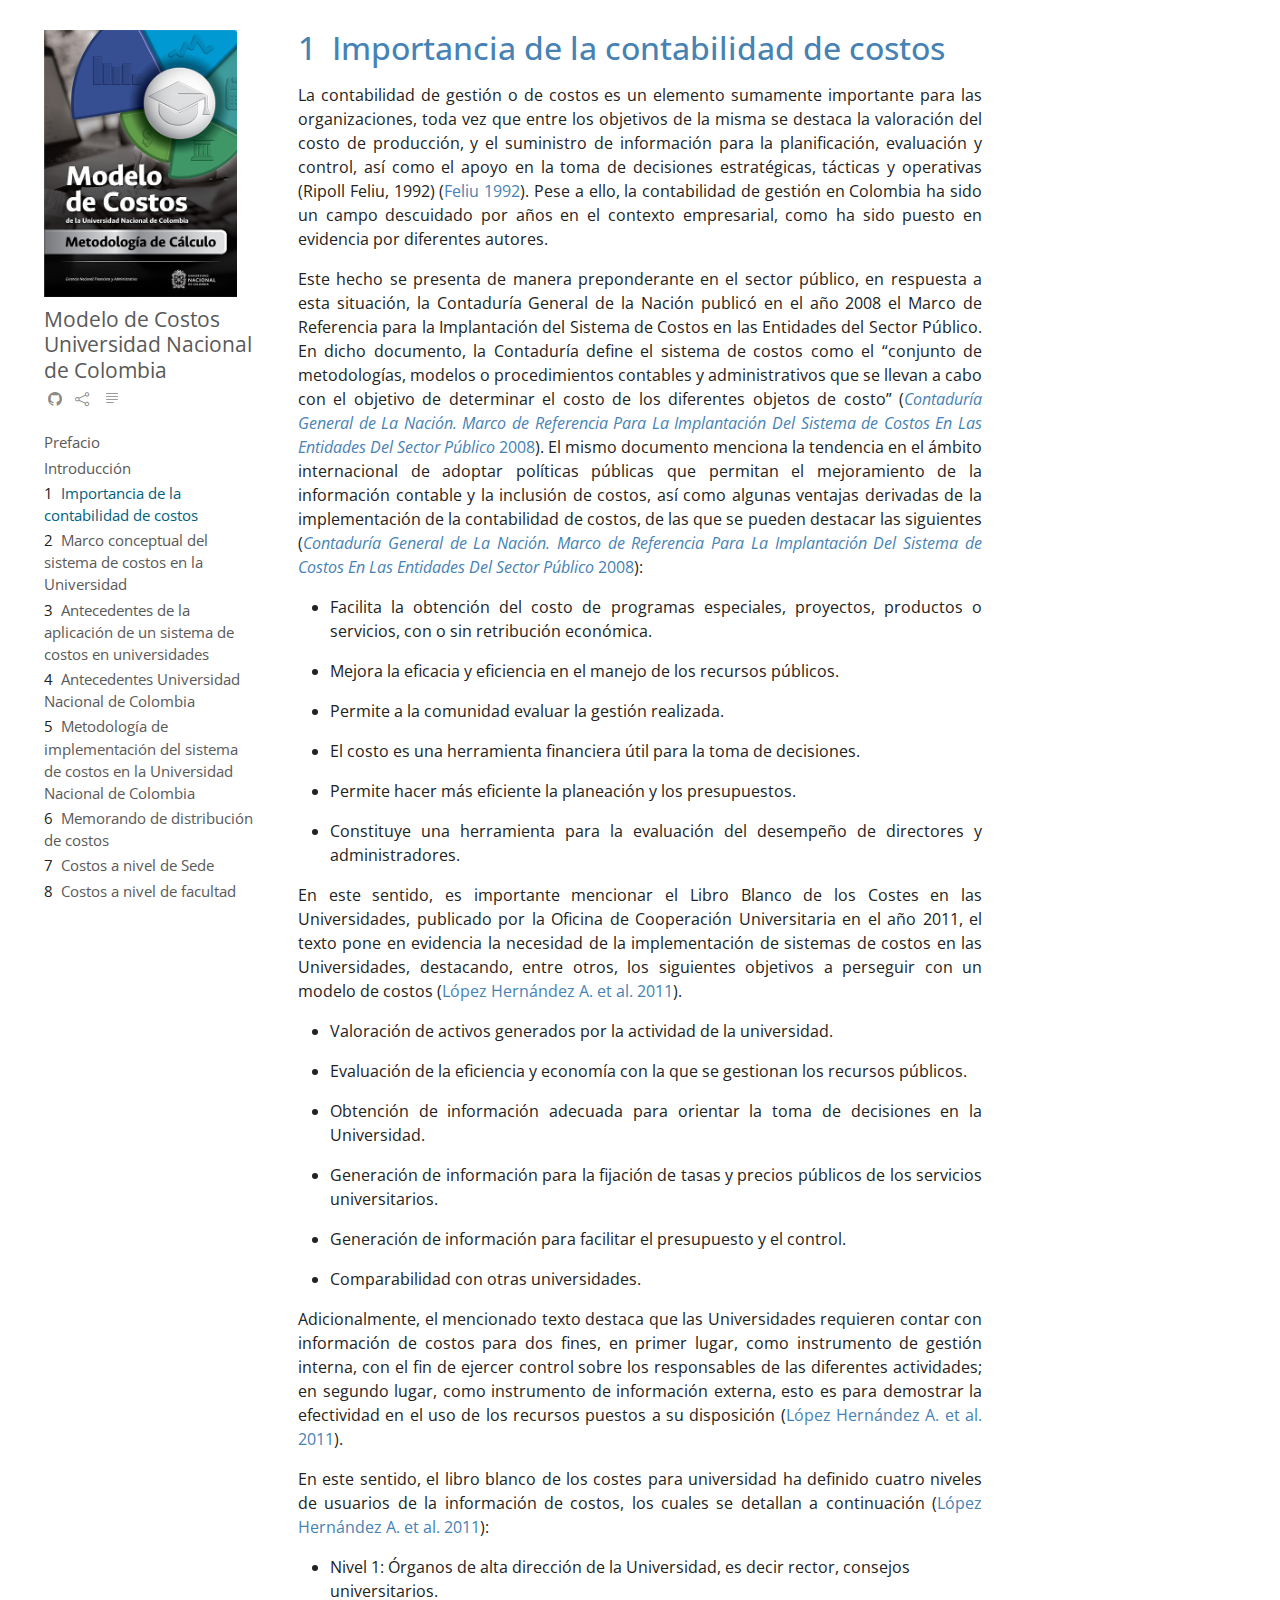
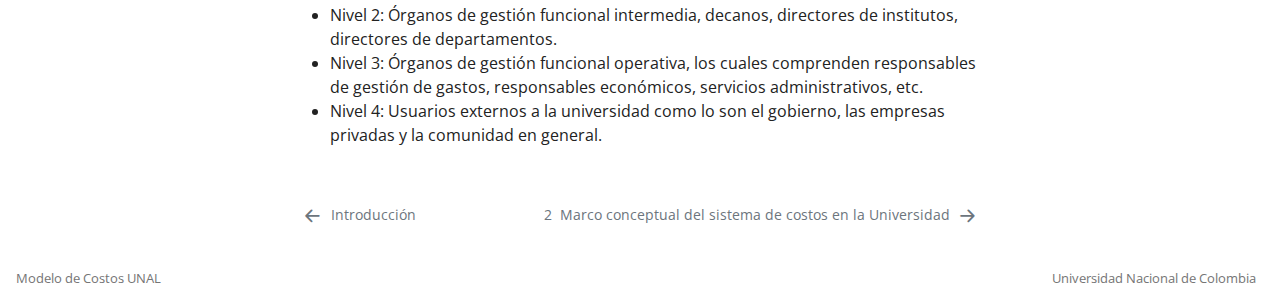
<file: docs/Importancia.html>
<!DOCTYPE html>
<html xmlns="http://www.w3.org/1999/xhtml" lang="en" xml:lang="en"><head>

<meta charset="utf-8">
<meta name="generator" content="quarto-1.2.335">

<meta name="viewport" content="width=device-width, initial-scale=1.0, user-scalable=yes">


<title>Modelo de Costos Universidad Nacional de Colombia - 1&nbsp; Importancia de la contabilidad de costos</title>
<style>
code{white-space: pre-wrap;}
span.smallcaps{font-variant: small-caps;}
div.columns{display: flex; gap: min(4vw, 1.5em);}
div.column{flex: auto; overflow-x: auto;}
div.hanging-indent{margin-left: 1.5em; text-indent: -1.5em;}
ul.task-list{list-style: none;}
ul.task-list li input[type="checkbox"] {
  width: 0.8em;
  margin: 0 0.8em 0.2em -1.6em;
  vertical-align: middle;
}
div.csl-bib-body { }
div.csl-entry {
  clear: both;
}
.hanging div.csl-entry {
  margin-left:2em;
  text-indent:-2em;
}
div.csl-left-margin {
  min-width:2em;
  float:left;
}
div.csl-right-inline {
  margin-left:2em;
  padding-left:1em;
}
div.csl-indent {
  margin-left: 2em;
}
</style>


<script src="site_libs/quarto-nav/quarto-nav.js"></script>
<script src="site_libs/quarto-nav/headroom.min.js"></script>
<link href="./MarcoConceptual.html" rel="next">
<link href="./intro.html" rel="prev">
<link href="./Imagenes/Logotipo_UNAL.png" rel="icon" type="image/png">
<script src="site_libs/clipboard/clipboard.min.js"></script>
<script src="site_libs/quarto-html/quarto.js"></script>
<script src="site_libs/quarto-html/popper.min.js"></script>
<script src="site_libs/quarto-html/tippy.umd.min.js"></script>
<script src="site_libs/quarto-html/anchor.min.js"></script>
<link href="site_libs/quarto-html/tippy.css" rel="stylesheet">
<link href="site_libs/quarto-html/quarto-syntax-highlighting.css" rel="stylesheet" id="quarto-text-highlighting-styles">
<script src="site_libs/bootstrap/bootstrap.min.js"></script>
<link href="site_libs/bootstrap/bootstrap-icons.css" rel="stylesheet">
<link href="site_libs/bootstrap/bootstrap.min.css" rel="stylesheet" id="quarto-bootstrap" data-mode="light">
<script id="quarto-search-options" type="application/json">{
  "language": {
    "search-no-results-text": "No results",
    "search-matching-documents-text": "matching documents",
    "search-copy-link-title": "Copy link to search",
    "search-hide-matches-text": "Hide additional matches",
    "search-more-match-text": "more match in this document",
    "search-more-matches-text": "more matches in this document",
    "search-clear-button-title": "Clear",
    "search-detached-cancel-button-title": "Cancel",
    "search-submit-button-title": "Submit"
  }
}</script>
<link href="style.css" rel="stylesheet">


<link rel="stylesheet" href="style.css">
</head>

<body class="nav-sidebar floating">

<div id="quarto-search-results"></div>
  <header id="quarto-header" class="headroom fixed-top">
  <nav class="quarto-secondary-nav" data-bs-toggle="collapse" data-bs-target="#quarto-sidebar" aria-controls="quarto-sidebar" aria-expanded="false" aria-label="Toggle sidebar navigation" onclick="if (window.quartoToggleHeadroom) { window.quartoToggleHeadroom(); }">
    <div class="container-fluid d-flex justify-content-between">
      <h1 class="quarto-secondary-nav-title"><span class="chapter-number">1</span>&nbsp; <span class="chapter-title">Importancia de la contabilidad de costos</span></h1>
      <button type="button" class="quarto-btn-toggle btn" aria-label="Show secondary navigation">
        <i class="bi bi-chevron-right"></i>
      </button>
    </div>
  </nav>
</header>
<!-- content -->
<div id="quarto-content" class="quarto-container page-columns page-rows-contents page-layout-article">
<!-- sidebar -->
  <nav id="quarto-sidebar" class="sidebar collapse sidebar-navigation floating overflow-auto">
    <div class="pt-lg-2 mt-2 text-left sidebar-header sidebar-header-stacked">
      <a href="./index.html" class="sidebar-logo-link">
      <img src="./Imagenes/Portada1.png" alt="" class="sidebar-logo py-0 d-lg-inline d-none">
      </a>
    <div class="sidebar-title mb-0 py-0">
      <a href="./">Modelo de Costos Universidad Nacional de Colombia</a> 
        <div class="sidebar-tools-main tools-wide">
    <a href="https://github.com/estadisticaun/MCostos" title="Source Code" class="sidebar-tool px-1"><i class="bi bi-github"></i></a>
    <a href="" title="Share" id="sidebar-tool-dropdown-0" class="sidebar-tool dropdown-toggle px-1" data-bs-toggle="dropdown" aria-expanded="false"><i class="bi bi-share"></i></a>
    <ul class="dropdown-menu" aria-labelledby="sidebar-tool-dropdown-0">
        <li>
          <a class="dropdown-item sidebar-tools-main-item" href="https://twitter.com/intent/tweet?url=|url|">
            <i class="bi bi-bi-twitter pe-1"></i>
          Twitter
          </a>
        </li>
        <li>
          <a class="dropdown-item sidebar-tools-main-item" href="https://www.facebook.com/sharer/sharer.php?u=|url|">
            <i class="bi bi-bi-facebook pe-1"></i>
          Facebook
          </a>
        </li>
        <li>
          <a class="dropdown-item sidebar-tools-main-item" href="https://www.linkedin.com/sharing/share-offsite/?url=|url|">
            <i class="bi bi-bi-linkedin pe-1"></i>
          LinkedIn
          </a>
        </li>
    </ul>
  <a href="" class="quarto-reader-toggle sidebar-tool" onclick="window.quartoToggleReader(); return false;" title="Toggle reader mode">
  <div class="quarto-reader-toggle-btn">
  <i class="bi"></i>
  </div>
</a>
</div>
    </div>
      </div>
    <div class="sidebar-menu-container"> 
    <ul class="list-unstyled mt-1">
        <li class="sidebar-item">
  <div class="sidebar-item-container"> 
  <a href="./index.html" class="sidebar-item-text sidebar-link">Prefacio</a>
  </div>
</li>
        <li class="sidebar-item">
  <div class="sidebar-item-container"> 
  <a href="./intro.html" class="sidebar-item-text sidebar-link">Introducción</a>
  </div>
</li>
        <li class="sidebar-item">
  <div class="sidebar-item-container"> 
  <a href="./Importancia.html" class="sidebar-item-text sidebar-link active"><span class="chapter-number">1</span>&nbsp; <span class="chapter-title">Importancia de la contabilidad de costos</span></a>
  </div>
</li>
        <li class="sidebar-item">
  <div class="sidebar-item-container"> 
  <a href="./MarcoConceptual.html" class="sidebar-item-text sidebar-link"><span class="chapter-number">2</span>&nbsp; <span class="chapter-title">Marco conceptual del sistema de costos en la Universidad</span></a>
  </div>
</li>
        <li class="sidebar-item">
  <div class="sidebar-item-container"> 
  <a href="./AntecedentesAplicacion.html" class="sidebar-item-text sidebar-link"><span class="chapter-number">3</span>&nbsp; <span class="chapter-title">Antecedentes de la aplicación de un sistema de costos en universidades</span></a>
  </div>
</li>
        <li class="sidebar-item">
  <div class="sidebar-item-container"> 
  <a href="./AntecedentesUNAL.html" class="sidebar-item-text sidebar-link"><span class="chapter-number">4</span>&nbsp; <span class="chapter-title">Antecedentes Universidad Nacional de Colombia</span></a>
  </div>
</li>
        <li class="sidebar-item">
  <div class="sidebar-item-container"> 
  <a href="./Metodologia.html" class="sidebar-item-text sidebar-link"><span class="chapter-number">5</span>&nbsp; <span class="chapter-title">Metodología de implementación del sistema de costos en la Universidad Nacional de Colombia</span></a>
  </div>
</li>
        <li class="sidebar-item">
  <div class="sidebar-item-container"> 
  <a href="./Memorando.html" class="sidebar-item-text sidebar-link"><span class="chapter-number">6</span>&nbsp; <span class="chapter-title">Memorando de distribución de costos</span></a>
  </div>
</li>
        <li class="sidebar-item">
  <div class="sidebar-item-container"> 
  <a href="./CostosSede.html" class="sidebar-item-text sidebar-link"><span class="chapter-number">7</span>&nbsp; <span class="chapter-title">Costos a nivel de Sede</span></a>
  </div>
</li>
        <li class="sidebar-item">
  <div class="sidebar-item-container"> 
  <a href="./CostosFacultad.html" class="sidebar-item-text sidebar-link"><span class="chapter-number">8</span>&nbsp; <span class="chapter-title">Costos a nivel de facultad</span></a>
  </div>
</li>
        <li class="sidebar-item">
  <div class="sidebar-item-container"> 
  <a href="./CostosPrograma.html" class="sidebar-item-text sidebar-link"><span class="chapter-number">9</span>&nbsp; <span class="chapter-title">Costos a nivel de programa curricular</span></a>
  </div>
</li>
        <li class="sidebar-item">
  <div class="sidebar-item-container"> 
  <a href="./references.html" class="sidebar-item-text sidebar-link">Referencias</a>
  </div>
</li>
    </ul>
    </div>
</nav>
<!-- margin-sidebar -->
    <div id="quarto-margin-sidebar" class="sidebar margin-sidebar">
        
    </div>
<!-- main -->
<main class="content" id="quarto-document-content">

<header id="title-block-header" class="quarto-title-block default">
<div class="quarto-title">
<h1 class="title"><span id="sec-importancia" class="quarto-section-identifier d-none d-lg-block"><span class="chapter-number">1</span>&nbsp; <span class="chapter-title">Importancia de la contabilidad de costos</span></span></h1>
</div>



<div class="quarto-title-meta">

    
  
    
  </div>
  

</header>

<p>La contabilidad de gestión o de costos es un elemento sumamente importante para las organizaciones, toda vez que entre los objetivos de la misma se destaca la valoración del costo de producción, y el suministro de información para la planificación, evaluación y control, así como el apoyo en la toma de decisiones estratégicas, tácticas y operativas (Ripoll Feliu, 1992) <span class="citation" data-cites="Ripoll">(<a href="references.html#ref-Ripoll" role="doc-biblioref">Feliu 1992</a>)</span>. Pese a ello, la contabilidad de gestión en Colombia ha sido un campo descuidado por años en el contexto empresarial, como ha sido puesto en evidencia por diferentes autores.</p>
<p>Este hecho se presenta de manera preponderante en el sector público, en respuesta a esta situación, la Contaduría General de la Nación publicó en el año 2008 el Marco de Referencia para la Implantación del Sistema de Costos en las Entidades del Sector Público. En dicho documento, la Contaduría define el sistema de costos como el “conjunto de metodologías, modelos o procedimientos contables y administrativos que se llevan a cabo con el objetivo de determinar el costo de los diferentes objetos de costo” <span class="citation" data-cites="Contaduria">(<a href="references.html#ref-Contaduria" role="doc-biblioref"><em>Contaduría General de La Nación. Marco de Referencia Para La Implantación Del Sistema de Costos En Las Entidades Del Sector Público</em> 2008</a>)</span>. El mismo documento menciona la tendencia en el ámbito internacional de adoptar políticas públicas que permitan el mejoramiento de la información contable y la inclusión de costos, así como algunas ventajas derivadas de la implementación de la contabilidad de costos, de las que se pueden destacar las siguientes <span class="citation" data-cites="Contaduria">(<a href="references.html#ref-Contaduria" role="doc-biblioref"><em>Contaduría General de La Nación. Marco de Referencia Para La Implantación Del Sistema de Costos En Las Entidades Del Sector Público</em> 2008</a>)</span>:</p>
<ul>
<li><p>Facilita la obtención del costo de programas especiales, proyectos, productos o servicios, con o sin retribución económica.</p></li>
<li><p>Mejora la eficacia y eficiencia en el manejo de los recursos públicos.</p></li>
<li><p>Permite a la comunidad evaluar la gestión realizada.</p></li>
<li><p>El costo es una herramienta financiera útil para la toma de decisiones.</p></li>
<li><p>Permite hacer más eficiente la planeación y los presupuestos.</p></li>
<li><p>Constituye una herramienta para la evaluación del desempeño de directores y administradores.</p></li>
</ul>
<p>En este sentido, es importante mencionar el Libro Blanco de los Costes en las Universidades, publicado por la Oficina de Cooperación Universitaria en el año 2011, el texto pone en evidencia la necesidad de la implementación de sistemas de costos en las Universidades, destacando, entre otros, los siguientes objetivos a perseguir con un modelo de costos <span class="citation" data-cites="LopezCarrasco">(<a href="references.html#ref-LopezCarrasco" role="doc-biblioref">López Hernández A. et al. 2011</a>)</span>.</p>
<ul>
<li><p>Valoración de activos generados por la actividad de la universidad.</p></li>
<li><p>Evaluación de la eficiencia y economía con la que se gestionan los recursos públicos.</p></li>
<li><p>Obtención de información adecuada para orientar la toma de decisiones en la Universidad.</p></li>
<li><p>Generación de información para la fijación de tasas y precios públicos de los servicios universitarios.</p></li>
<li><p>Generación de información para facilitar el presupuesto y el control.</p></li>
<li><p>Comparabilidad con otras universidades.</p></li>
</ul>
<p>Adicionalmente, el mencionado texto destaca que las Universidades requieren contar con información de costos para dos fines, en primer lugar, como instrumento de gestión interna, con el fin de ejercer control sobre los responsables de las diferentes actividades; en segundo lugar, como instrumento de información externa, esto es para demostrar la efectividad en el uso de los recursos puestos a su disposición <span class="citation" data-cites="LopezCarrasco">(<a href="references.html#ref-LopezCarrasco" role="doc-biblioref">López Hernández A. et al. 2011</a>)</span>.</p>
<p>En este sentido, el libro blanco de los costes para universidad ha definido cuatro niveles de usuarios de la información de costos, los cuales se detallan a continuación <span class="citation" data-cites="LopezCarrasco">(<a href="references.html#ref-LopezCarrasco" role="doc-biblioref">López Hernández A. et al. 2011</a>)</span>:</p>
<ul>
<li>Nivel 1: Órganos de alta dirección de la Universidad, es decir rector, consejos universitarios.</li>
<li>Nivel 2: Órganos de gestión funcional intermedia, decanos, directores de institutos, directores de departamentos.</li>
<li>Nivel 3: Órganos de gestión funcional operativa, los cuales comprenden responsables de gestión de gastos, responsables económicos, servicios administrativos, etc.</li>
<li>Nivel 4: Usuarios externos a la universidad como lo son el gobierno, las empresas privadas y la comunidad en general.</li>
</ul>


<div id="refs" class="references csl-bib-body hanging-indent" role="doc-bibliography" style="display: none">
<div id="ref-Contaduria" class="csl-entry" role="doc-biblioentry">
<em>Contaduría General de La Nación. Marco de Referencia Para La Implantación Del Sistema de Costos En Las Entidades Del Sector Público</em>. 2008. Bogotá: Imprenta Nacional.
</div>
<div id="ref-Ripoll" class="csl-entry" role="doc-biblioentry">
Feliu, Vicente Ripoll. 1992. <em>EL NUEVO PAPEL DE LA CONTABILIDAD DE GESTION</em>. Vol. 3. Economía.
</div>
<div id="ref-LopezCarrasco" class="csl-entry" role="doc-biblioentry">
López Hernández A., Carrasco Díaz D. et al. 2011. <em>Libro Blanco de Los Costes En Las Universidades</em>. 3. Madrid, España: Oficina de Cooperación Universitaria S.A.
</div>
</div>

</main> <!-- /main -->
<script id="quarto-html-after-body" type="application/javascript">
window.document.addEventListener("DOMContentLoaded", function (event) {
  const toggleBodyColorMode = (bsSheetEl) => {
    const mode = bsSheetEl.getAttribute("data-mode");
    const bodyEl = window.document.querySelector("body");
    if (mode === "dark") {
      bodyEl.classList.add("quarto-dark");
      bodyEl.classList.remove("quarto-light");
    } else {
      bodyEl.classList.add("quarto-light");
      bodyEl.classList.remove("quarto-dark");
    }
  }
  const toggleBodyColorPrimary = () => {
    const bsSheetEl = window.document.querySelector("link#quarto-bootstrap");
    if (bsSheetEl) {
      toggleBodyColorMode(bsSheetEl);
    }
  }
  toggleBodyColorPrimary();  
  const icon = "";
  const anchorJS = new window.AnchorJS();
  anchorJS.options = {
    placement: 'right',
    icon: icon
  };
  anchorJS.add('.anchored');
  const clipboard = new window.ClipboardJS('.code-copy-button', {
    target: function(trigger) {
      return trigger.previousElementSibling;
    }
  });
  clipboard.on('success', function(e) {
    // button target
    const button = e.trigger;
    // don't keep focus
    button.blur();
    // flash "checked"
    button.classList.add('code-copy-button-checked');
    var currentTitle = button.getAttribute("title");
    button.setAttribute("title", "Copied!");
    let tooltip;
    if (window.bootstrap) {
      button.setAttribute("data-bs-toggle", "tooltip");
      button.setAttribute("data-bs-placement", "left");
      button.setAttribute("data-bs-title", "Copied!");
      tooltip = new bootstrap.Tooltip(button, 
        { trigger: "manual", 
          customClass: "code-copy-button-tooltip",
          offset: [0, -8]});
      tooltip.show();    
    }
    setTimeout(function() {
      if (tooltip) {
        tooltip.hide();
        button.removeAttribute("data-bs-title");
        button.removeAttribute("data-bs-toggle");
        button.removeAttribute("data-bs-placement");
      }
      button.setAttribute("title", currentTitle);
      button.classList.remove('code-copy-button-checked');
    }, 1000);
    // clear code selection
    e.clearSelection();
  });
  function tippyHover(el, contentFn) {
    const config = {
      allowHTML: true,
      content: contentFn,
      maxWidth: 500,
      delay: 100,
      arrow: false,
      appendTo: function(el) {
          return el.parentElement;
      },
      interactive: true,
      interactiveBorder: 10,
      theme: 'quarto',
      placement: 'bottom-start'
    };
    window.tippy(el, config); 
  }
  const noterefs = window.document.querySelectorAll('a[role="doc-noteref"]');
  for (var i=0; i<noterefs.length; i++) {
    const ref = noterefs[i];
    tippyHover(ref, function() {
      // use id or data attribute instead here
      let href = ref.getAttribute('data-footnote-href') || ref.getAttribute('href');
      try { href = new URL(href).hash; } catch {}
      const id = href.replace(/^#\/?/, "");
      const note = window.document.getElementById(id);
      return note.innerHTML;
    });
  }
  const findCites = (el) => {
    const parentEl = el.parentElement;
    if (parentEl) {
      const cites = parentEl.dataset.cites;
      if (cites) {
        return {
          el,
          cites: cites.split(' ')
        };
      } else {
        return findCites(el.parentElement)
      }
    } else {
      return undefined;
    }
  };
  var bibliorefs = window.document.querySelectorAll('a[role="doc-biblioref"]');
  for (var i=0; i<bibliorefs.length; i++) {
    const ref = bibliorefs[i];
    const citeInfo = findCites(ref);
    if (citeInfo) {
      tippyHover(citeInfo.el, function() {
        var popup = window.document.createElement('div');
        citeInfo.cites.forEach(function(cite) {
          var citeDiv = window.document.createElement('div');
          citeDiv.classList.add('hanging-indent');
          citeDiv.classList.add('csl-entry');
          var biblioDiv = window.document.getElementById('ref-' + cite);
          if (biblioDiv) {
            citeDiv.innerHTML = biblioDiv.innerHTML;
          }
          popup.appendChild(citeDiv);
        });
        return popup.innerHTML;
      });
    }
  }
});
</script>
<nav class="page-navigation">
  <div class="nav-page nav-page-previous">
      <a href="./intro.html" class="pagination-link">
        <i class="bi bi-arrow-left-short"></i> <span class="nav-page-text">Introducción</span>
      </a>          
  </div>
  <div class="nav-page nav-page-next">
      <a href="./MarcoConceptual.html" class="pagination-link">
        <span class="nav-page-text"><span class="chapter-number">2</span>&nbsp; <span class="chapter-title">Marco conceptual del sistema de costos en la Universidad</span></span> <i class="bi bi-arrow-right-short"></i>
      </a>
  </div>
</nav>
</div> <!-- /content -->
<footer class="footer">
  <div class="nav-footer">
    <div class="nav-footer-left">
      <ul class="footer-items list-unstyled">
    <li class="nav-item">
 Modelo de Costos UNAL
  </li>  
</ul>
    </div>   
    <div class="nav-footer-right">
      <ul class="footer-items list-unstyled">
    <li class="nav-item">
    <a class="nav-link" href="https://gerencia.unal.edu.co/">Universidad Nacional de Colombia</a>
  </li>  
</ul>
    </div>
  </div>
</footer>



</body></html>
</file>
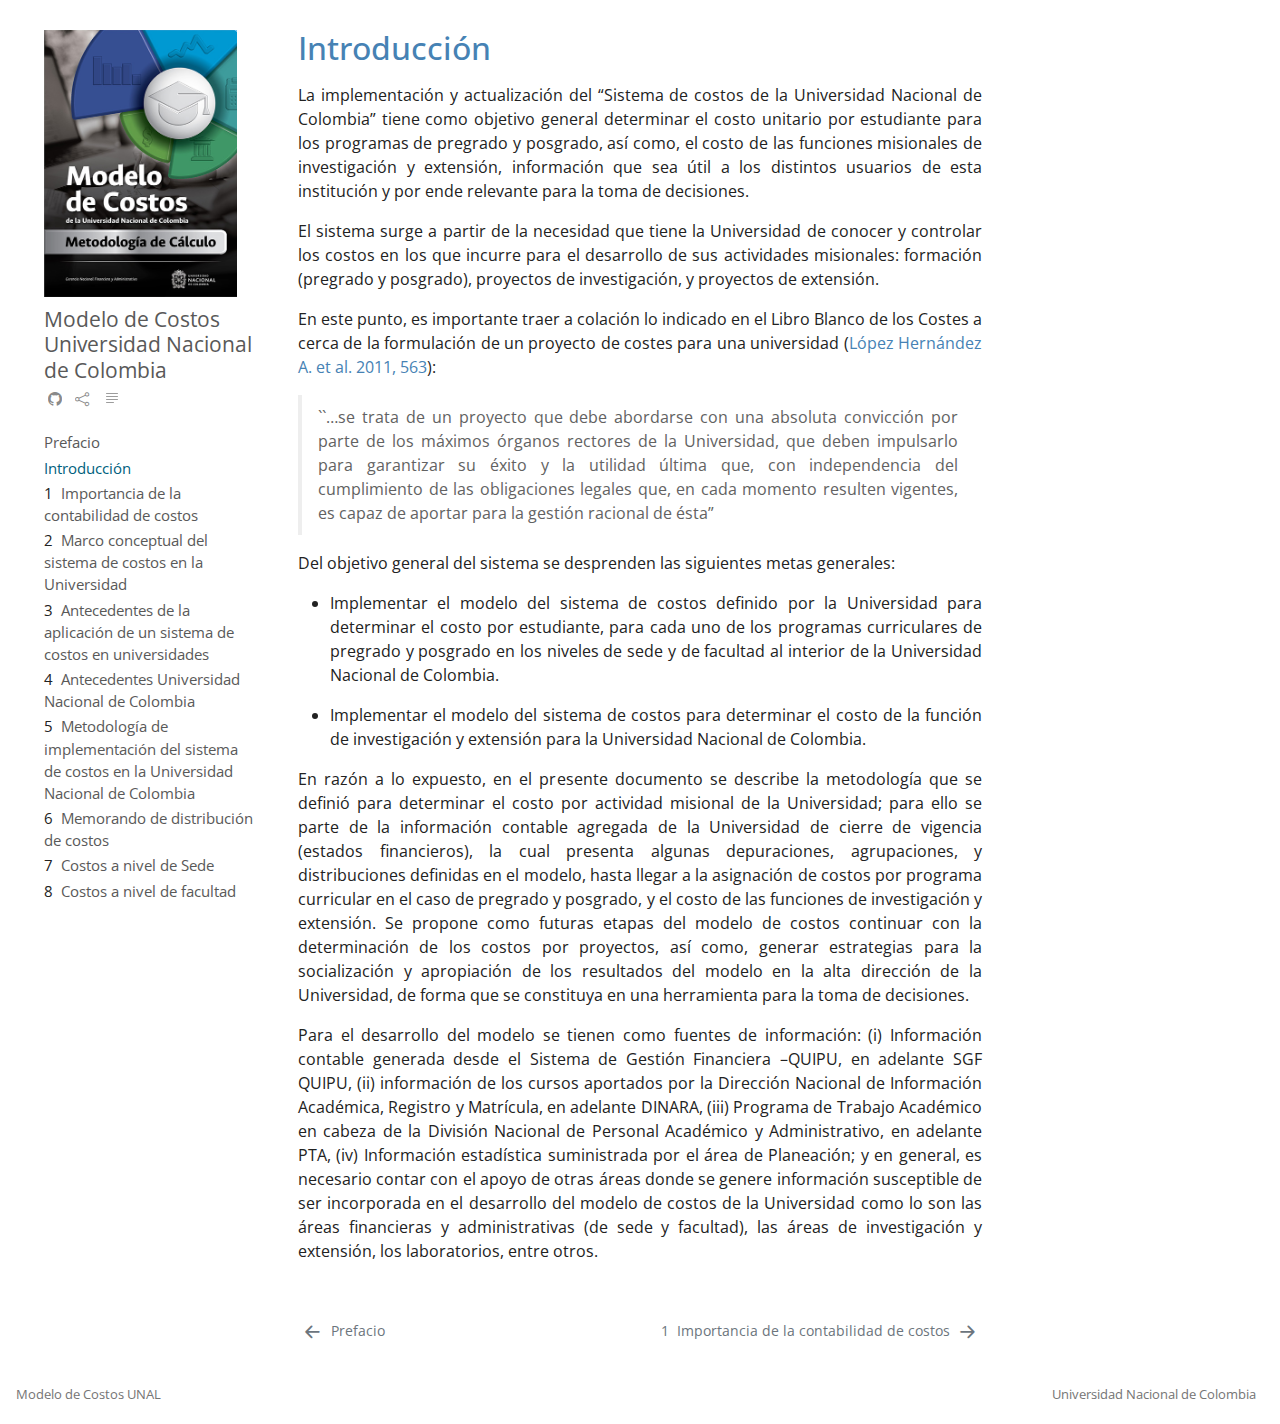
<file: docs/intro.html>
<!DOCTYPE html>
<html xmlns="http://www.w3.org/1999/xhtml" lang="en" xml:lang="en"><head>

<meta charset="utf-8">
<meta name="generator" content="quarto-1.2.335">

<meta name="viewport" content="width=device-width, initial-scale=1.0, user-scalable=yes">


<title>Modelo de Costos Universidad Nacional de Colombia - Introducción</title>
<style>
code{white-space: pre-wrap;}
span.smallcaps{font-variant: small-caps;}
div.columns{display: flex; gap: min(4vw, 1.5em);}
div.column{flex: auto; overflow-x: auto;}
div.hanging-indent{margin-left: 1.5em; text-indent: -1.5em;}
ul.task-list{list-style: none;}
ul.task-list li input[type="checkbox"] {
  width: 0.8em;
  margin: 0 0.8em 0.2em -1.6em;
  vertical-align: middle;
}
div.csl-bib-body { }
div.csl-entry {
  clear: both;
}
.hanging div.csl-entry {
  margin-left:2em;
  text-indent:-2em;
}
div.csl-left-margin {
  min-width:2em;
  float:left;
}
div.csl-right-inline {
  margin-left:2em;
  padding-left:1em;
}
div.csl-indent {
  margin-left: 2em;
}
</style>


<script src="site_libs/quarto-nav/quarto-nav.js"></script>
<script src="site_libs/quarto-nav/headroom.min.js"></script>
<link href="./Importancia.html" rel="next">
<link href="./index.html" rel="prev">
<link href="./Imagenes/Logotipo_UNAL.png" rel="icon" type="image/png">
<script src="site_libs/clipboard/clipboard.min.js"></script>
<script src="site_libs/quarto-html/quarto.js"></script>
<script src="site_libs/quarto-html/popper.min.js"></script>
<script src="site_libs/quarto-html/tippy.umd.min.js"></script>
<script src="site_libs/quarto-html/anchor.min.js"></script>
<link href="site_libs/quarto-html/tippy.css" rel="stylesheet">
<link href="site_libs/quarto-html/quarto-syntax-highlighting.css" rel="stylesheet" id="quarto-text-highlighting-styles">
<script src="site_libs/bootstrap/bootstrap.min.js"></script>
<link href="site_libs/bootstrap/bootstrap-icons.css" rel="stylesheet">
<link href="site_libs/bootstrap/bootstrap.min.css" rel="stylesheet" id="quarto-bootstrap" data-mode="light">
<script id="quarto-search-options" type="application/json">{
  "language": {
    "search-no-results-text": "No results",
    "search-matching-documents-text": "matching documents",
    "search-copy-link-title": "Copy link to search",
    "search-hide-matches-text": "Hide additional matches",
    "search-more-match-text": "more match in this document",
    "search-more-matches-text": "more matches in this document",
    "search-clear-button-title": "Clear",
    "search-detached-cancel-button-title": "Cancel",
    "search-submit-button-title": "Submit"
  }
}</script>
<link href="style.css" rel="stylesheet">


<link rel="stylesheet" href="style.css">
</head>

<body class="nav-sidebar floating">

<div id="quarto-search-results"></div>
  <header id="quarto-header" class="headroom fixed-top">
  <nav class="quarto-secondary-nav" data-bs-toggle="collapse" data-bs-target="#quarto-sidebar" aria-controls="quarto-sidebar" aria-expanded="false" aria-label="Toggle sidebar navigation" onclick="if (window.quartoToggleHeadroom) { window.quartoToggleHeadroom(); }">
    <div class="container-fluid d-flex justify-content-between">
      <h1 class="quarto-secondary-nav-title">Introducción</h1>
      <button type="button" class="quarto-btn-toggle btn" aria-label="Show secondary navigation">
        <i class="bi bi-chevron-right"></i>
      </button>
    </div>
  </nav>
</header>
<!-- content -->
<div id="quarto-content" class="quarto-container page-columns page-rows-contents page-layout-article">
<!-- sidebar -->
  <nav id="quarto-sidebar" class="sidebar collapse sidebar-navigation floating overflow-auto">
    <div class="pt-lg-2 mt-2 text-left sidebar-header sidebar-header-stacked">
      <a href="./index.html" class="sidebar-logo-link">
      <img src="./Imagenes/Portada1.png" alt="" class="sidebar-logo py-0 d-lg-inline d-none">
      </a>
    <div class="sidebar-title mb-0 py-0">
      <a href="./">Modelo de Costos Universidad Nacional de Colombia</a> 
        <div class="sidebar-tools-main tools-wide">
    <a href="https://github.com/estadisticaun/MCostos" title="Source Code" class="sidebar-tool px-1"><i class="bi bi-github"></i></a>
    <a href="" title="Share" id="sidebar-tool-dropdown-0" class="sidebar-tool dropdown-toggle px-1" data-bs-toggle="dropdown" aria-expanded="false"><i class="bi bi-share"></i></a>
    <ul class="dropdown-menu" aria-labelledby="sidebar-tool-dropdown-0">
        <li>
          <a class="dropdown-item sidebar-tools-main-item" href="https://twitter.com/intent/tweet?url=|url|">
            <i class="bi bi-bi-twitter pe-1"></i>
          Twitter
          </a>
        </li>
        <li>
          <a class="dropdown-item sidebar-tools-main-item" href="https://www.facebook.com/sharer/sharer.php?u=|url|">
            <i class="bi bi-bi-facebook pe-1"></i>
          Facebook
          </a>
        </li>
        <li>
          <a class="dropdown-item sidebar-tools-main-item" href="https://www.linkedin.com/sharing/share-offsite/?url=|url|">
            <i class="bi bi-bi-linkedin pe-1"></i>
          LinkedIn
          </a>
        </li>
    </ul>
  <a href="" class="quarto-reader-toggle sidebar-tool" onclick="window.quartoToggleReader(); return false;" title="Toggle reader mode">
  <div class="quarto-reader-toggle-btn">
  <i class="bi"></i>
  </div>
</a>
</div>
    </div>
      </div>
    <div class="sidebar-menu-container"> 
    <ul class="list-unstyled mt-1">
        <li class="sidebar-item">
  <div class="sidebar-item-container"> 
  <a href="./index.html" class="sidebar-item-text sidebar-link">Prefacio</a>
  </div>
</li>
        <li class="sidebar-item">
  <div class="sidebar-item-container"> 
  <a href="./intro.html" class="sidebar-item-text sidebar-link active">Introducción</a>
  </div>
</li>
        <li class="sidebar-item">
  <div class="sidebar-item-container"> 
  <a href="./Importancia.html" class="sidebar-item-text sidebar-link"><span class="chapter-number">1</span>&nbsp; <span class="chapter-title">Importancia de la contabilidad de costos</span></a>
  </div>
</li>
        <li class="sidebar-item">
  <div class="sidebar-item-container"> 
  <a href="./MarcoConceptual.html" class="sidebar-item-text sidebar-link"><span class="chapter-number">2</span>&nbsp; <span class="chapter-title">Marco conceptual del sistema de costos en la Universidad</span></a>
  </div>
</li>
        <li class="sidebar-item">
  <div class="sidebar-item-container"> 
  <a href="./AntecedentesAplicacion.html" class="sidebar-item-text sidebar-link"><span class="chapter-number">3</span>&nbsp; <span class="chapter-title">Antecedentes de la aplicación de un sistema de costos en universidades</span></a>
  </div>
</li>
        <li class="sidebar-item">
  <div class="sidebar-item-container"> 
  <a href="./AntecedentesUNAL.html" class="sidebar-item-text sidebar-link"><span class="chapter-number">4</span>&nbsp; <span class="chapter-title">Antecedentes Universidad Nacional de Colombia</span></a>
  </div>
</li>
        <li class="sidebar-item">
  <div class="sidebar-item-container"> 
  <a href="./Metodologia.html" class="sidebar-item-text sidebar-link"><span class="chapter-number">5</span>&nbsp; <span class="chapter-title">Metodología de implementación del sistema de costos en la Universidad Nacional de Colombia</span></a>
  </div>
</li>
        <li class="sidebar-item">
  <div class="sidebar-item-container"> 
  <a href="./Memorando.html" class="sidebar-item-text sidebar-link"><span class="chapter-number">6</span>&nbsp; <span class="chapter-title">Memorando de distribución de costos</span></a>
  </div>
</li>
        <li class="sidebar-item">
  <div class="sidebar-item-container"> 
  <a href="./CostosSede.html" class="sidebar-item-text sidebar-link"><span class="chapter-number">7</span>&nbsp; <span class="chapter-title">Costos a nivel de Sede</span></a>
  </div>
</li>
        <li class="sidebar-item">
  <div class="sidebar-item-container"> 
  <a href="./CostosFacultad.html" class="sidebar-item-text sidebar-link"><span class="chapter-number">8</span>&nbsp; <span class="chapter-title">Costos a nivel de facultad</span></a>
  </div>
</li>
        <li class="sidebar-item">
  <div class="sidebar-item-container"> 
  <a href="./CostosPrograma.html" class="sidebar-item-text sidebar-link"><span class="chapter-number">9</span>&nbsp; <span class="chapter-title">Costos a nivel de programa curricular</span></a>
  </div>
</li>
        <li class="sidebar-item">
  <div class="sidebar-item-container"> 
  <a href="./references.html" class="sidebar-item-text sidebar-link">Referencias</a>
  </div>
</li>
    </ul>
    </div>
</nav>
<!-- margin-sidebar -->
    <div id="quarto-margin-sidebar" class="sidebar margin-sidebar">
        
    </div>
<!-- main -->
<main class="content" id="quarto-document-content">

<header id="title-block-header" class="quarto-title-block default">
<div class="quarto-title">
<h1 class="title"><span id="sec-intro" class="quarto-section-identifier d-none d-lg-block">Introducción</span></h1>
</div>



<div class="quarto-title-meta">

    
  
    
  </div>
  

</header>

<p>La implementación y actualización del “Sistema de costos de la Universidad Nacional de Colombia” tiene como objetivo general determinar el costo unitario por estudiante para los programas de pregrado y posgrado, así como, el costo de las funciones misionales de investigación y extensión, información que sea útil a los distintos usuarios de esta institución y por ende relevante para la toma de decisiones.</p>
<p>El sistema surge a partir de la necesidad que tiene la Universidad de conocer y controlar los costos en los que incurre para el desarrollo de sus actividades misionales: formación (pregrado y posgrado), proyectos de investigación, y proyectos de extensión.</p>
<p>En este punto, es importante traer a colación lo indicado en el Libro Blanco de los Costes a cerca de la formulación de un proyecto de costes para una universidad <span class="citation" data-cites="LopezCarrasco">(<a href="references.html#ref-LopezCarrasco" role="doc-biblioref">López Hernández A. et al. 2011, 563</a>)</span>:</p>
<blockquote class="blockquote">
<p>``…se trata de un proyecto que debe abordarse con una absoluta convicción por parte de los máximos órganos rectores de la Universidad, que deben impulsarlo para garantizar su éxito y la utilidad última que, con independencia del cumplimiento de las obligaciones legales que, en cada momento resulten vigentes, es capaz de aportar para la gestión racional de ésta”</p>
</blockquote>
<p>Del objetivo general del sistema se desprenden las siguientes metas generales:</p>
<ul>
<li><p>Implementar el modelo del sistema de costos definido por la Universidad para determinar el costo por estudiante, para cada uno de los programas curriculares de pregrado y posgrado en los niveles de sede y de facultad al interior de la Universidad Nacional de Colombia.</p></li>
<li><p>Implementar el modelo del sistema de costos para determinar el costo de la función de investigación y extensión para la Universidad Nacional de Colombia.</p></li>
</ul>
<p>En razón a lo expuesto, en el presente documento se describe la metodología que se definió para determinar el costo por actividad misional de la Universidad; para ello se parte de la información contable agregada de la Universidad de cierre de vigencia (estados financieros), la cual presenta algunas depuraciones, agrupaciones, y distribuciones definidas en el modelo, hasta llegar a la asignación de costos por programa curricular en el caso de pregrado y posgrado, y el costo de las funciones de investigación y extensión. Se propone como futuras etapas del modelo de costos continuar con la determinación de los costos por proyectos, así como, generar estrategias para la socialización y apropiación de los resultados del modelo en la alta dirección de la Universidad, de forma que se constituya en una herramienta para la toma de decisiones.</p>
<p>Para el desarrollo del modelo se tienen como fuentes de información: (i) Información contable generada desde el Sistema de Gestión Financiera –QUIPU, en adelante SGF QUIPU, (ii) información de los cursos aportados por la Dirección Nacional de Información Académica, Registro y Matrícula, en adelante DINARA, (iii) Programa de Trabajo Académico en cabeza de la División Nacional de Personal Académico y Administrativo, en adelante PTA, (iv) Información estadística suministrada por el área de Planeación; y en general, es necesario contar con el apoyo de otras áreas donde se genere información susceptible de ser incorporada en el desarrollo del modelo de costos de la Universidad como lo son las áreas financieras y administrativas (de sede y facultad), las áreas de investigación y extensión, los laboratorios, entre otros.</p>


<div id="refs" class="references csl-bib-body hanging-indent" role="doc-bibliography" style="display: none">
<div id="ref-LopezCarrasco" class="csl-entry" role="doc-biblioentry">
López Hernández A., Carrasco Díaz D. et al. 2011. <em>Libro Blanco de Los Costes En Las Universidades</em>. 3. Madrid, España: Oficina de Cooperación Universitaria S.A.
</div>
</div>

</main> <!-- /main -->
<script id="quarto-html-after-body" type="application/javascript">
window.document.addEventListener("DOMContentLoaded", function (event) {
  const toggleBodyColorMode = (bsSheetEl) => {
    const mode = bsSheetEl.getAttribute("data-mode");
    const bodyEl = window.document.querySelector("body");
    if (mode === "dark") {
      bodyEl.classList.add("quarto-dark");
      bodyEl.classList.remove("quarto-light");
    } else {
      bodyEl.classList.add("quarto-light");
      bodyEl.classList.remove("quarto-dark");
    }
  }
  const toggleBodyColorPrimary = () => {
    const bsSheetEl = window.document.querySelector("link#quarto-bootstrap");
    if (bsSheetEl) {
      toggleBodyColorMode(bsSheetEl);
    }
  }
  toggleBodyColorPrimary();  
  const icon = "";
  const anchorJS = new window.AnchorJS();
  anchorJS.options = {
    placement: 'right',
    icon: icon
  };
  anchorJS.add('.anchored');
  const clipboard = new window.ClipboardJS('.code-copy-button', {
    target: function(trigger) {
      return trigger.previousElementSibling;
    }
  });
  clipboard.on('success', function(e) {
    // button target
    const button = e.trigger;
    // don't keep focus
    button.blur();
    // flash "checked"
    button.classList.add('code-copy-button-checked');
    var currentTitle = button.getAttribute("title");
    button.setAttribute("title", "Copied!");
    let tooltip;
    if (window.bootstrap) {
      button.setAttribute("data-bs-toggle", "tooltip");
      button.setAttribute("data-bs-placement", "left");
      button.setAttribute("data-bs-title", "Copied!");
      tooltip = new bootstrap.Tooltip(button, 
        { trigger: "manual", 
          customClass: "code-copy-button-tooltip",
          offset: [0, -8]});
      tooltip.show();    
    }
    setTimeout(function() {
      if (tooltip) {
        tooltip.hide();
        button.removeAttribute("data-bs-title");
        button.removeAttribute("data-bs-toggle");
        button.removeAttribute("data-bs-placement");
      }
      button.setAttribute("title", currentTitle);
      button.classList.remove('code-copy-button-checked');
    }, 1000);
    // clear code selection
    e.clearSelection();
  });
  function tippyHover(el, contentFn) {
    const config = {
      allowHTML: true,
      content: contentFn,
      maxWidth: 500,
      delay: 100,
      arrow: false,
      appendTo: function(el) {
          return el.parentElement;
      },
      interactive: true,
      interactiveBorder: 10,
      theme: 'quarto',
      placement: 'bottom-start'
    };
    window.tippy(el, config); 
  }
  const noterefs = window.document.querySelectorAll('a[role="doc-noteref"]');
  for (var i=0; i<noterefs.length; i++) {
    const ref = noterefs[i];
    tippyHover(ref, function() {
      // use id or data attribute instead here
      let href = ref.getAttribute('data-footnote-href') || ref.getAttribute('href');
      try { href = new URL(href).hash; } catch {}
      const id = href.replace(/^#\/?/, "");
      const note = window.document.getElementById(id);
      return note.innerHTML;
    });
  }
  const findCites = (el) => {
    const parentEl = el.parentElement;
    if (parentEl) {
      const cites = parentEl.dataset.cites;
      if (cites) {
        return {
          el,
          cites: cites.split(' ')
        };
      } else {
        return findCites(el.parentElement)
      }
    } else {
      return undefined;
    }
  };
  var bibliorefs = window.document.querySelectorAll('a[role="doc-biblioref"]');
  for (var i=0; i<bibliorefs.length; i++) {
    const ref = bibliorefs[i];
    const citeInfo = findCites(ref);
    if (citeInfo) {
      tippyHover(citeInfo.el, function() {
        var popup = window.document.createElement('div');
        citeInfo.cites.forEach(function(cite) {
          var citeDiv = window.document.createElement('div');
          citeDiv.classList.add('hanging-indent');
          citeDiv.classList.add('csl-entry');
          var biblioDiv = window.document.getElementById('ref-' + cite);
          if (biblioDiv) {
            citeDiv.innerHTML = biblioDiv.innerHTML;
          }
          popup.appendChild(citeDiv);
        });
        return popup.innerHTML;
      });
    }
  }
});
</script>
<nav class="page-navigation">
  <div class="nav-page nav-page-previous">
      <a href="./index.html" class="pagination-link">
        <i class="bi bi-arrow-left-short"></i> <span class="nav-page-text">Prefacio</span>
      </a>          
  </div>
  <div class="nav-page nav-page-next">
      <a href="./Importancia.html" class="pagination-link">
        <span class="nav-page-text"><span class="chapter-number">1</span>&nbsp; <span class="chapter-title">Importancia de la contabilidad de costos</span></span> <i class="bi bi-arrow-right-short"></i>
      </a>
  </div>
</nav>
</div> <!-- /content -->
<footer class="footer">
  <div class="nav-footer">
    <div class="nav-footer-left">
      <ul class="footer-items list-unstyled">
    <li class="nav-item">
 Modelo de Costos UNAL
  </li>  
</ul>
    </div>   
    <div class="nav-footer-right">
      <ul class="footer-items list-unstyled">
    <li class="nav-item">
    <a class="nav-link" href="https://gerencia.unal.edu.co/">Universidad Nacional de Colombia</a>
  </li>  
</ul>
    </div>
  </div>
</footer>



</body></html>
</file>
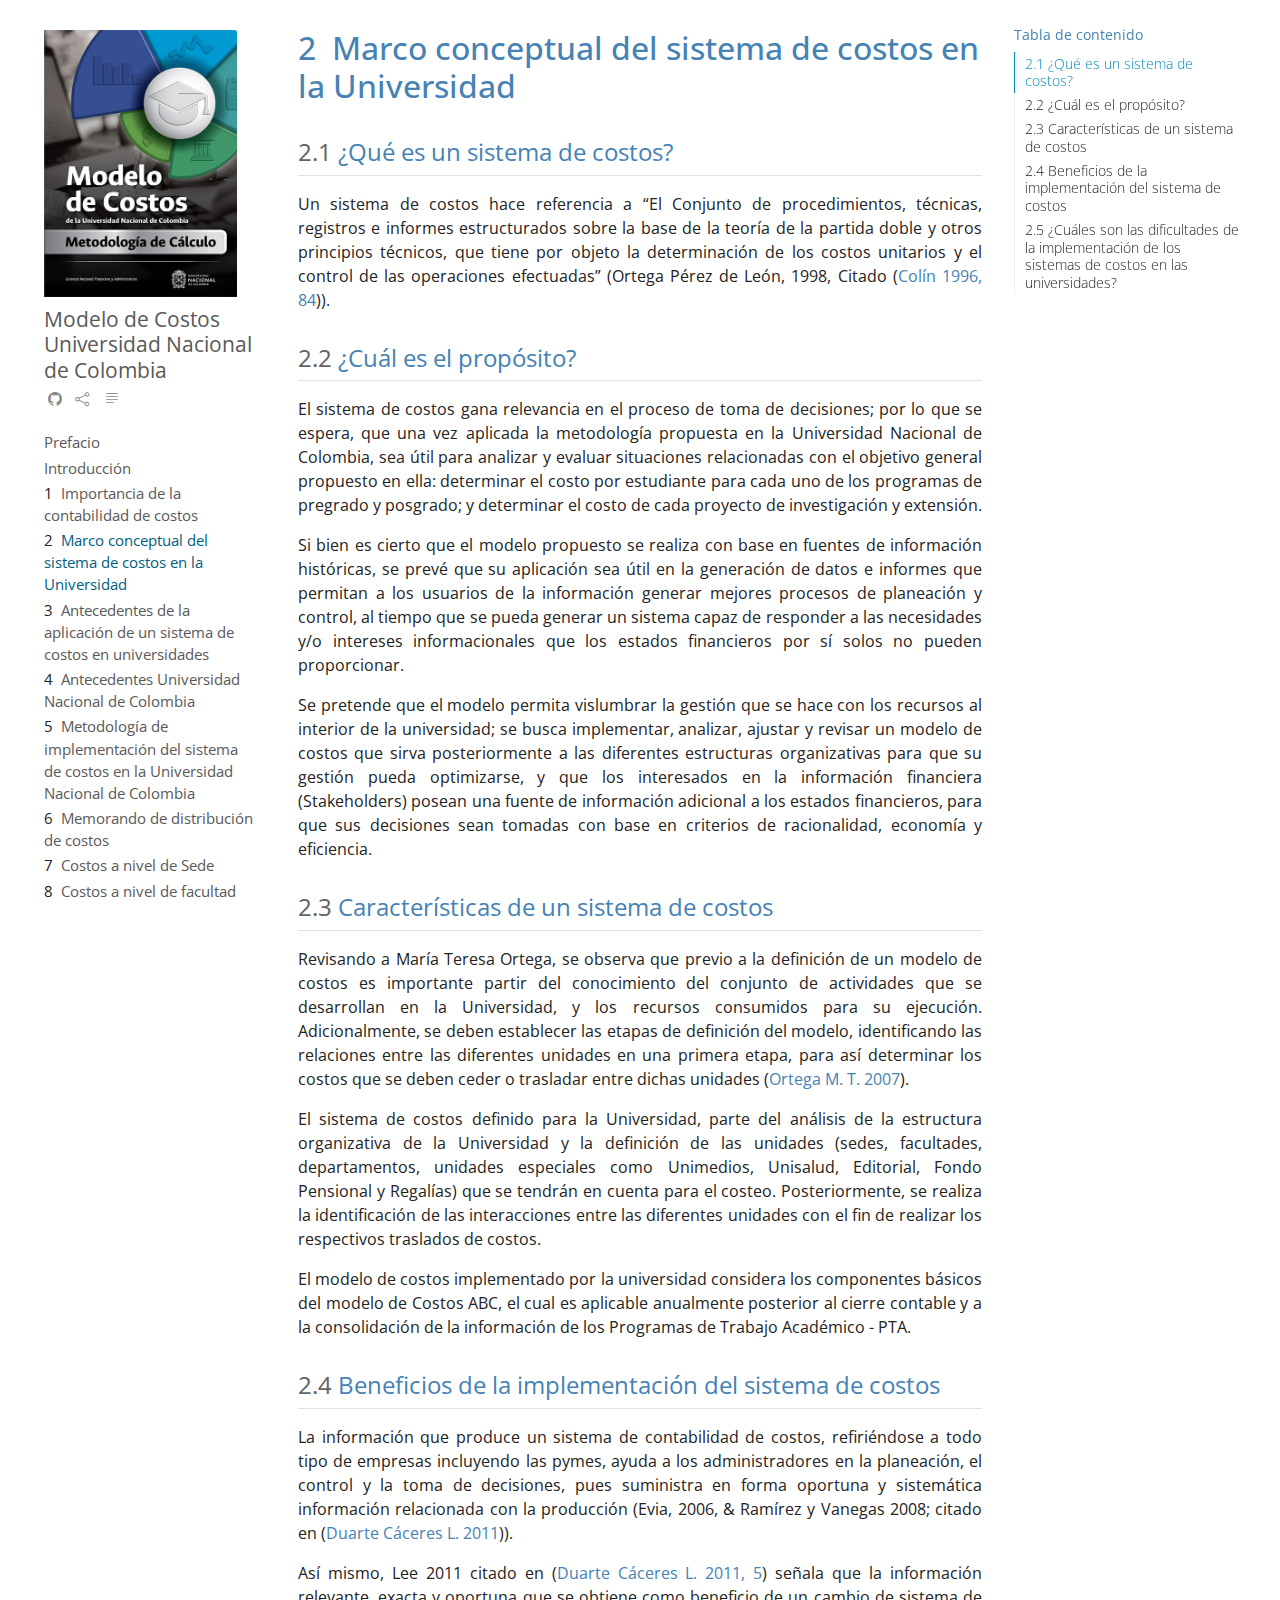
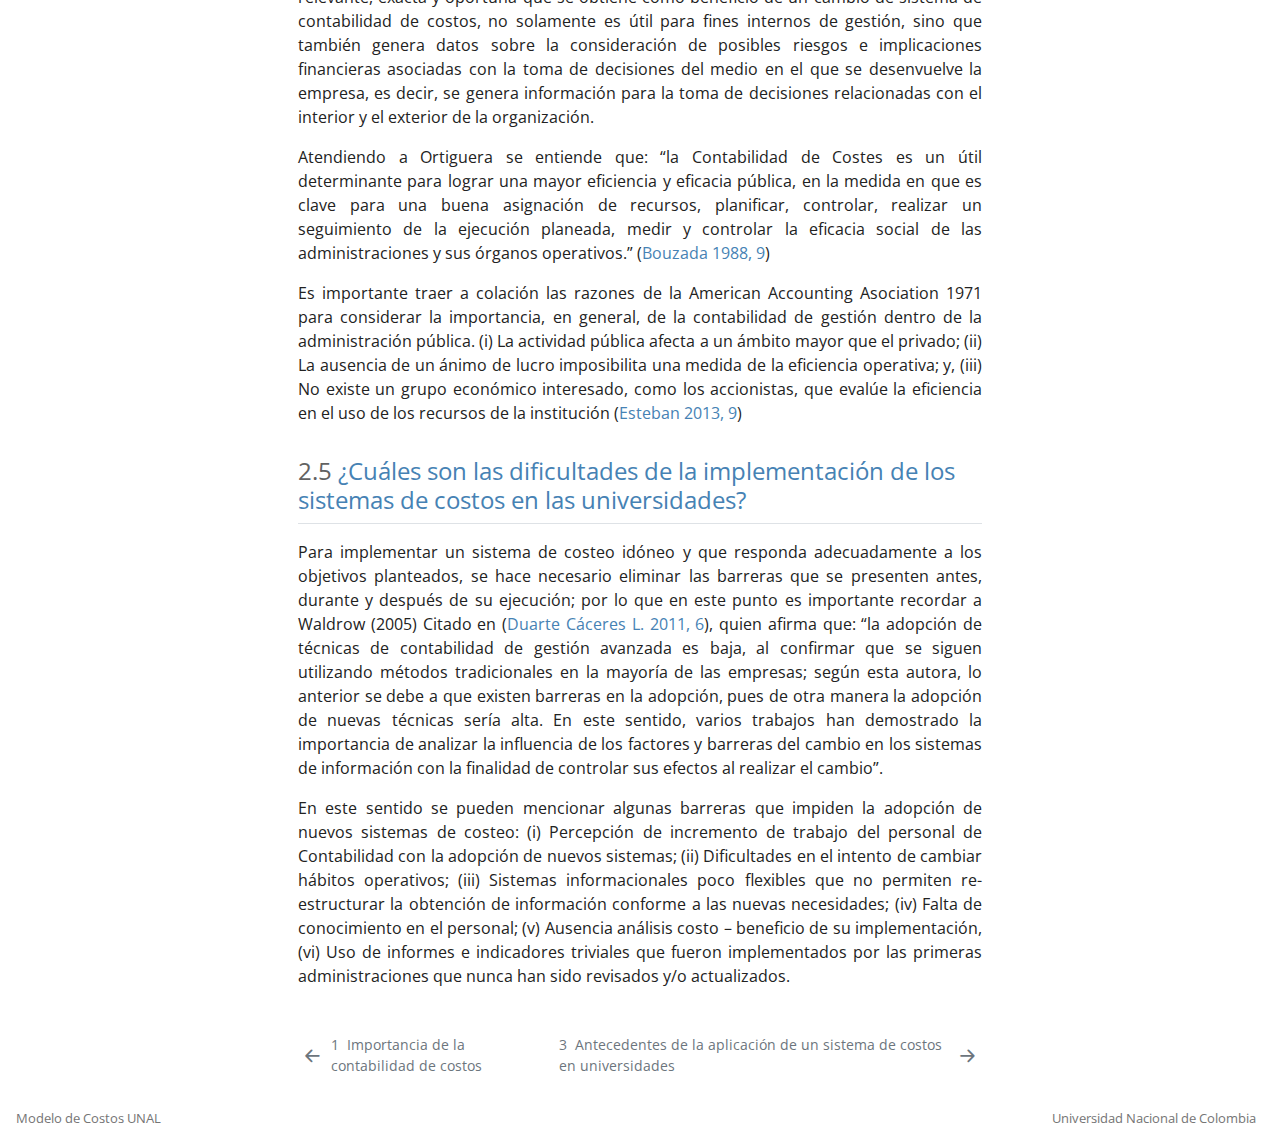
<file: docs/MarcoConceptual.html>
<!DOCTYPE html>
<html xmlns="http://www.w3.org/1999/xhtml" lang="en" xml:lang="en"><head>

<meta charset="utf-8">
<meta name="generator" content="quarto-1.2.335">

<meta name="viewport" content="width=device-width, initial-scale=1.0, user-scalable=yes">


<title>Modelo de Costos Universidad Nacional de Colombia - 2&nbsp; Marco conceptual del sistema de costos en la Universidad</title>
<style>
code{white-space: pre-wrap;}
span.smallcaps{font-variant: small-caps;}
div.columns{display: flex; gap: min(4vw, 1.5em);}
div.column{flex: auto; overflow-x: auto;}
div.hanging-indent{margin-left: 1.5em; text-indent: -1.5em;}
ul.task-list{list-style: none;}
ul.task-list li input[type="checkbox"] {
  width: 0.8em;
  margin: 0 0.8em 0.2em -1.6em;
  vertical-align: middle;
}
div.csl-bib-body { }
div.csl-entry {
  clear: both;
}
.hanging div.csl-entry {
  margin-left:2em;
  text-indent:-2em;
}
div.csl-left-margin {
  min-width:2em;
  float:left;
}
div.csl-right-inline {
  margin-left:2em;
  padding-left:1em;
}
div.csl-indent {
  margin-left: 2em;
}
</style>


<script src="site_libs/quarto-nav/quarto-nav.js"></script>
<script src="site_libs/quarto-nav/headroom.min.js"></script>
<link href="./AntecedentesAplicacion.html" rel="next">
<link href="./Importancia.html" rel="prev">
<link href="./Imagenes/Logotipo_UNAL.png" rel="icon" type="image/png">
<script src="site_libs/clipboard/clipboard.min.js"></script>
<script src="site_libs/quarto-html/quarto.js"></script>
<script src="site_libs/quarto-html/popper.min.js"></script>
<script src="site_libs/quarto-html/tippy.umd.min.js"></script>
<script src="site_libs/quarto-html/anchor.min.js"></script>
<link href="site_libs/quarto-html/tippy.css" rel="stylesheet">
<link href="site_libs/quarto-html/quarto-syntax-highlighting.css" rel="stylesheet" id="quarto-text-highlighting-styles">
<script src="site_libs/bootstrap/bootstrap.min.js"></script>
<link href="site_libs/bootstrap/bootstrap-icons.css" rel="stylesheet">
<link href="site_libs/bootstrap/bootstrap.min.css" rel="stylesheet" id="quarto-bootstrap" data-mode="light">
<script id="quarto-search-options" type="application/json">{
  "language": {
    "search-no-results-text": "No results",
    "search-matching-documents-text": "matching documents",
    "search-copy-link-title": "Copy link to search",
    "search-hide-matches-text": "Hide additional matches",
    "search-more-match-text": "more match in this document",
    "search-more-matches-text": "more matches in this document",
    "search-clear-button-title": "Clear",
    "search-detached-cancel-button-title": "Cancel",
    "search-submit-button-title": "Submit"
  }
}</script>
<link href="style.css" rel="stylesheet">


<link rel="stylesheet" href="style.css">
</head>

<body class="nav-sidebar floating">

<div id="quarto-search-results"></div>
  <header id="quarto-header" class="headroom fixed-top">
  <nav class="quarto-secondary-nav" data-bs-toggle="collapse" data-bs-target="#quarto-sidebar" aria-controls="quarto-sidebar" aria-expanded="false" aria-label="Toggle sidebar navigation" onclick="if (window.quartoToggleHeadroom) { window.quartoToggleHeadroom(); }">
    <div class="container-fluid d-flex justify-content-between">
      <h1 class="quarto-secondary-nav-title"><span class="chapter-number">2</span>&nbsp; <span class="chapter-title">Marco conceptual del sistema de costos en la Universidad</span></h1>
      <button type="button" class="quarto-btn-toggle btn" aria-label="Show secondary navigation">
        <i class="bi bi-chevron-right"></i>
      </button>
    </div>
  </nav>
</header>
<!-- content -->
<div id="quarto-content" class="quarto-container page-columns page-rows-contents page-layout-article">
<!-- sidebar -->
  <nav id="quarto-sidebar" class="sidebar collapse sidebar-navigation floating overflow-auto">
    <div class="pt-lg-2 mt-2 text-left sidebar-header sidebar-header-stacked">
      <a href="./index.html" class="sidebar-logo-link">
      <img src="./Imagenes/Portada1.png" alt="" class="sidebar-logo py-0 d-lg-inline d-none">
      </a>
    <div class="sidebar-title mb-0 py-0">
      <a href="./">Modelo de Costos Universidad Nacional de Colombia</a> 
        <div class="sidebar-tools-main tools-wide">
    <a href="https://github.com/estadisticaun/MCostos" title="Source Code" class="sidebar-tool px-1"><i class="bi bi-github"></i></a>
    <a href="" title="Share" id="sidebar-tool-dropdown-0" class="sidebar-tool dropdown-toggle px-1" data-bs-toggle="dropdown" aria-expanded="false"><i class="bi bi-share"></i></a>
    <ul class="dropdown-menu" aria-labelledby="sidebar-tool-dropdown-0">
        <li>
          <a class="dropdown-item sidebar-tools-main-item" href="https://twitter.com/intent/tweet?url=|url|">
            <i class="bi bi-bi-twitter pe-1"></i>
          Twitter
          </a>
        </li>
        <li>
          <a class="dropdown-item sidebar-tools-main-item" href="https://www.facebook.com/sharer/sharer.php?u=|url|">
            <i class="bi bi-bi-facebook pe-1"></i>
          Facebook
          </a>
        </li>
        <li>
          <a class="dropdown-item sidebar-tools-main-item" href="https://www.linkedin.com/sharing/share-offsite/?url=|url|">
            <i class="bi bi-bi-linkedin pe-1"></i>
          LinkedIn
          </a>
        </li>
    </ul>
  <a href="" class="quarto-reader-toggle sidebar-tool" onclick="window.quartoToggleReader(); return false;" title="Toggle reader mode">
  <div class="quarto-reader-toggle-btn">
  <i class="bi"></i>
  </div>
</a>
</div>
    </div>
      </div>
    <div class="sidebar-menu-container"> 
    <ul class="list-unstyled mt-1">
        <li class="sidebar-item">
  <div class="sidebar-item-container"> 
  <a href="./index.html" class="sidebar-item-text sidebar-link">Prefacio</a>
  </div>
</li>
        <li class="sidebar-item">
  <div class="sidebar-item-container"> 
  <a href="./intro.html" class="sidebar-item-text sidebar-link">Introducción</a>
  </div>
</li>
        <li class="sidebar-item">
  <div class="sidebar-item-container"> 
  <a href="./Importancia.html" class="sidebar-item-text sidebar-link"><span class="chapter-number">1</span>&nbsp; <span class="chapter-title">Importancia de la contabilidad de costos</span></a>
  </div>
</li>
        <li class="sidebar-item">
  <div class="sidebar-item-container"> 
  <a href="./MarcoConceptual.html" class="sidebar-item-text sidebar-link active"><span class="chapter-number">2</span>&nbsp; <span class="chapter-title">Marco conceptual del sistema de costos en la Universidad</span></a>
  </div>
</li>
        <li class="sidebar-item">
  <div class="sidebar-item-container"> 
  <a href="./AntecedentesAplicacion.html" class="sidebar-item-text sidebar-link"><span class="chapter-number">3</span>&nbsp; <span class="chapter-title">Antecedentes de la aplicación de un sistema de costos en universidades</span></a>
  </div>
</li>
        <li class="sidebar-item">
  <div class="sidebar-item-container"> 
  <a href="./AntecedentesUNAL.html" class="sidebar-item-text sidebar-link"><span class="chapter-number">4</span>&nbsp; <span class="chapter-title">Antecedentes Universidad Nacional de Colombia</span></a>
  </div>
</li>
        <li class="sidebar-item">
  <div class="sidebar-item-container"> 
  <a href="./Metodologia.html" class="sidebar-item-text sidebar-link"><span class="chapter-number">5</span>&nbsp; <span class="chapter-title">Metodología de implementación del sistema de costos en la Universidad Nacional de Colombia</span></a>
  </div>
</li>
        <li class="sidebar-item">
  <div class="sidebar-item-container"> 
  <a href="./Memorando.html" class="sidebar-item-text sidebar-link"><span class="chapter-number">6</span>&nbsp; <span class="chapter-title">Memorando de distribución de costos</span></a>
  </div>
</li>
        <li class="sidebar-item">
  <div class="sidebar-item-container"> 
  <a href="./CostosSede.html" class="sidebar-item-text sidebar-link"><span class="chapter-number">7</span>&nbsp; <span class="chapter-title">Costos a nivel de Sede</span></a>
  </div>
</li>
        <li class="sidebar-item">
  <div class="sidebar-item-container"> 
  <a href="./CostosFacultad.html" class="sidebar-item-text sidebar-link"><span class="chapter-number">8</span>&nbsp; <span class="chapter-title">Costos a nivel de facultad</span></a>
  </div>
</li>
        <li class="sidebar-item">
  <div class="sidebar-item-container"> 
  <a href="./CostosPrograma.html" class="sidebar-item-text sidebar-link"><span class="chapter-number">9</span>&nbsp; <span class="chapter-title">Costos a nivel de programa curricular</span></a>
  </div>
</li>
        <li class="sidebar-item">
  <div class="sidebar-item-container"> 
  <a href="./references.html" class="sidebar-item-text sidebar-link">Referencias</a>
  </div>
</li>
    </ul>
    </div>
</nav>
<!-- margin-sidebar -->
    <div id="quarto-margin-sidebar" class="sidebar margin-sidebar">
        <nav id="TOC" role="doc-toc" class="toc-active">
    <h2 id="toc-title">Tabla de contenido</h2>
   
  <ul>
  <li><a href="#qué-es-un-sistema-de-costos" id="toc-qué-es-un-sistema-de-costos" class="nav-link active" data-scroll-target="#qué-es-un-sistema-de-costos"><span class="toc-section-number">2.1</span>  ¿Qué es un sistema de costos?</a></li>
  <li><a href="#cuál-es-el-propósito" id="toc-cuál-es-el-propósito" class="nav-link" data-scroll-target="#cuál-es-el-propósito"><span class="toc-section-number">2.2</span>  ¿Cuál es el propósito?</a></li>
  <li><a href="#características-de-un-sistema-de-costos" id="toc-características-de-un-sistema-de-costos" class="nav-link" data-scroll-target="#características-de-un-sistema-de-costos"><span class="toc-section-number">2.3</span>  Características de un sistema de costos</a></li>
  <li><a href="#beneficios-de-la-implementación-del-sistema-de-costos" id="toc-beneficios-de-la-implementación-del-sistema-de-costos" class="nav-link" data-scroll-target="#beneficios-de-la-implementación-del-sistema-de-costos"><span class="toc-section-number">2.4</span>  Beneficios de la implementación del sistema de costos</a></li>
  <li><a href="#cuáles-son-las-dificultades-de-la-implementación-de-los-sistemas-de-costos-en-las-universidades" id="toc-cuáles-son-las-dificultades-de-la-implementación-de-los-sistemas-de-costos-en-las-universidades" class="nav-link" data-scroll-target="#cuáles-son-las-dificultades-de-la-implementación-de-los-sistemas-de-costos-en-las-universidades"><span class="toc-section-number">2.5</span>  ¿Cuáles son las dificultades de la implementación de los sistemas de costos en las universidades?</a></li>
  </ul>
</nav>
    </div>
<!-- main -->
<main class="content" id="quarto-document-content">

<header id="title-block-header" class="quarto-title-block default">
<div class="quarto-title">
<h1 class="title d-none d-lg-block"><span class="chapter-number">2</span>&nbsp; <span class="chapter-title">Marco conceptual del sistema de costos en la Universidad</span></h1>
</div>



<div class="quarto-title-meta">

    
  
    
  </div>
  

</header>

<section id="qué-es-un-sistema-de-costos" class="level2" data-number="2.1">
<h2 data-number="2.1" class="anchored" data-anchor-id="qué-es-un-sistema-de-costos"><span class="header-section-number">2.1</span> ¿Qué es un sistema de costos?</h2>
<p>Un sistema de costos hace referencia a “El Conjunto de procedimientos, técnicas, registros e informes estructurados sobre la base de la teoría de la partida doble y otros principios técnicos, que tiene por objeto la determinación de los costos unitarios y el control de las operaciones efectuadas” (Ortega Pérez de León, 1998, Citado <span class="citation" data-cites="GarciaColin">(<a href="references.html#ref-GarciaColin" role="doc-biblioref">Colín 1996, 84</a>)</span>).</p>
</section>
<section id="cuál-es-el-propósito" class="level2" data-number="2.2">
<h2 data-number="2.2" class="anchored" data-anchor-id="cuál-es-el-propósito"><span class="header-section-number">2.2</span> ¿Cuál es el propósito?</h2>
<p>El sistema de costos gana relevancia en el proceso de toma de decisiones; por lo que se espera, que una vez aplicada la metodología propuesta en la Universidad Nacional de Colombia, sea útil para analizar y evaluar situaciones relacionadas con el objetivo general propuesto en ella: determinar el costo por estudiante para cada uno de los programas de pregrado y posgrado; y determinar el costo de cada proyecto de investigación y extensión.</p>
<p>Si bien es cierto que el modelo propuesto se realiza con base en fuentes de información históricas, se prevé que su aplicación sea útil en la generación de datos e informes que permitan a los usuarios de la información generar mejores procesos de planeación y control, al tiempo que se pueda generar un sistema capaz de responder a las necesidades y/o intereses informacionales que los estados financieros por sí solos no pueden proporcionar.</p>
<p>Se pretende que el modelo permita vislumbrar la gestión que se hace con los recursos al interior de la universidad; se busca implementar, analizar, ajustar y revisar un modelo de costos que sirva posteriormente a las diferentes estructuras organizativas para que su gestión pueda optimizarse, y que los interesados en la información financiera (Stakeholders) posean una fuente de información adicional a los estados financieros, para que sus decisiones sean tomadas con base en criterios de racionalidad, economía y eficiencia.</p>
</section>
<section id="características-de-un-sistema-de-costos" class="level2" data-number="2.3">
<h2 data-number="2.3" class="anchored" data-anchor-id="características-de-un-sistema-de-costos"><span class="header-section-number">2.3</span> Características de un sistema de costos</h2>
<p>Revisando a María Teresa Ortega, se observa que previo a la definición de un modelo de costos es importante partir del conocimiento del conjunto de actividades que se desarrollan en la Universidad, y los recursos consumidos para su ejecución. Adicionalmente, se deben establecer las etapas de definición del modelo, identificando las relaciones entre las diferentes unidades en una primera etapa, para así determinar los costos que se deben ceder o trasladar entre dichas unidades <span class="citation" data-cites="OrtegaRodriguez">(<a href="references.html#ref-OrtegaRodriguez" role="doc-biblioref">Ortega M. T. 2007</a>)</span>.</p>
<p>El sistema de costos definido para la Universidad, parte del análisis de la estructura organizativa de la Universidad y la definición de las unidades (sedes, facultades, departamentos, unidades especiales como Unimedios, Unisalud, Editorial, Fondo Pensional y Regalías) que se tendrán en cuenta para el costeo. Posteriormente, se realiza la identificación de las interacciones entre las diferentes unidades con el fin de realizar los respectivos traslados de costos.</p>
<p>El modelo de costos implementado por la universidad considera los componentes básicos del modelo de Costos ABC, el cual es aplicable anualmente posterior al cierre contable y a la consolidación de la información de los Programas de Trabajo Académico - PTA.</p>
</section>
<section id="beneficios-de-la-implementación-del-sistema-de-costos" class="level2" data-number="2.4">
<h2 data-number="2.4" class="anchored" data-anchor-id="beneficios-de-la-implementación-del-sistema-de-costos"><span class="header-section-number">2.4</span> Beneficios de la implementación del sistema de costos</h2>
<p>La información que produce un sistema de contabilidad de costos, refiriéndose a todo tipo de empresas incluyendo las pymes, ayuda a los administradores en la planeación, el control y la toma de decisiones, pues suministra en forma oportuna y sistemática información relacionada con la producción (Evia, 2006, &amp; Ramírez y Vanegas 2008; citado en <span class="citation" data-cites="DuarteHeredia">(<a href="references.html#ref-DuarteHeredia" role="doc-biblioref">Duarte Cáceres L. 2011</a>)</span>).</p>
<p>Así mismo, Lee 2011 citado en <span class="citation" data-cites="DuarteHeredia">(<a href="references.html#ref-DuarteHeredia" role="doc-biblioref">Duarte Cáceres L. 2011, 5</a>)</span> señala que la información relevante, exacta y oportuna que se obtiene como beneficio de un cambio de sistema de contabilidad de costos, no solamente es útil para fines internos de gestión, sino que también genera datos sobre la consideración de posibles riesgos e implicaciones financieras asociadas con la toma de decisiones del medio en el que se desenvuelve la empresa, es decir, se genera información para la toma de decisiones relacionadas con el interior y el exterior de la organización.</p>
<p>Atendiendo a Ortiguera se entiende que: “la Contabilidad de Costes es un útil determinante para lograr una mayor eficiencia y eficacia pública, en la medida en que es clave para una buena asignación de recursos, planificar, controlar, realizar un seguimiento de la ejecución planeada, medir y controlar la eficacia social de las administraciones y sus órganos operativos.” <span class="citation" data-cites="Ortiguera">(<a href="references.html#ref-Ortiguera" role="doc-biblioref">Bouzada 1988, 9</a>)</span></p>
<p>Es importante traer a colación las razones de la American Accounting Asociation 1971 para considerar la importancia, en general, de la contabilidad de gestión dentro de la administración pública. (i) La actividad pública afecta a un ámbito mayor que el privado; (ii) La ausencia de un ánimo de lucro imposibilita una medida de la eficiencia operativa; y, (iii) No existe un grupo económico interesado, como los accionistas, que evalúe la eficiencia en el uso de los recursos de la institución <span class="citation" data-cites="LopezEsteban">(<a href="references.html#ref-LopezEsteban" role="doc-biblioref">Esteban 2013, 9</a>)</span></p>
</section>
<section id="cuáles-son-las-dificultades-de-la-implementación-de-los-sistemas-de-costos-en-las-universidades" class="level2" data-number="2.5">
<h2 data-number="2.5" class="anchored" data-anchor-id="cuáles-son-las-dificultades-de-la-implementación-de-los-sistemas-de-costos-en-las-universidades"><span class="header-section-number">2.5</span> ¿Cuáles son las dificultades de la implementación de los sistemas de costos en las universidades?</h2>
<p>Para implementar un sistema de costeo idóneo y que responda adecuadamente a los objetivos planteados, se hace necesario eliminar las barreras que se presenten antes, durante y después de su ejecución; por lo que en este punto es importante recordar a Waldrow (2005) Citado en <span class="citation" data-cites="DuarteHeredia">(<a href="references.html#ref-DuarteHeredia" role="doc-biblioref">Duarte Cáceres L. 2011, 6</a>)</span>, quien afirma que: “la adopción de técnicas de contabilidad de gestión avanzada es baja, al confirmar que se siguen utilizando métodos tradicionales en la mayoría de las empresas; según esta autora, lo anterior se debe a que existen barreras en la adopción, pues de otra manera la adopción de nuevas técnicas sería alta. En este sentido, varios trabajos han demostrado la importancia de analizar la influencia de los factores y barreras del cambio en los sistemas de información con la finalidad de controlar sus efectos al realizar el cambio”.</p>
<p>En este sentido se pueden mencionar algunas barreras que impiden la adopción de nuevos sistemas de costeo: (i) Percepción de incremento de trabajo del personal de Contabilidad con la adopción de nuevos sistemas; (ii) Dificultades en el intento de cambiar hábitos operativos; (iii) Sistemas informacionales poco flexibles que no permiten re-estructurar la obtención de información conforme a las nuevas necesidades; (iv) Falta de conocimiento en el personal; (v) Ausencia análisis costo – beneficio de su implementación, (vi) Uso de informes e indicadores triviales que fueron implementados por las primeras administraciones que nunca han sido revisados y/o actualizados.</p>


<div id="refs" class="references csl-bib-body hanging-indent" role="doc-bibliography" style="display: none">
<div id="ref-Ortiguera" class="csl-entry" role="doc-biblioentry">
Bouzada, M. Ortiguera. 1988. <em>Administraciones Públicas: Experiencias Internacionales En Materia de Contabilidad de Costes</em>. Unidad Portucalense: Oporto - Espinho: IV Jornadas Luso - Españolas de Gestao Cientifica.
</div>
<div id="ref-GarciaColin" class="csl-entry" role="doc-biblioentry">
Colín, Juan García. 1996. <em>Contabilidad de Costos</em>. México D.F.: McGraw-Hill Interamericana. <a href="http://ebookcentral.proquest.com">http://ebookcentral.proquest.com</a>.
</div>
<div id="ref-DuarteHeredia" class="csl-entry" role="doc-biblioentry">
Duarte Cáceres L., Martín Méndez M., Uc Heredia L. 2011. <em>Estado Actual y Prespectivas de La Contabilidad de Costos de Las Pequeñas y Mediana Empresas Manufactureras de Yucatán</em>. México D.F., México: Área de investigación: Costos.
</div>
<div id="ref-LopezEsteban" class="csl-entry" role="doc-biblioentry">
Esteban, Miguel López. 2013. <em>La Contabilidad de Costes En Las Universidad Públicas Españolas: Una Aproximación a Su Estado Actual de Implantación Con Referencia Especial Al Caso de La Universidad de Cantabria</em>. Comunidad Autónoma de Cantabria, España: Trabajo Fin de Grado.
</div>
<div id="ref-OrtegaRodriguez" class="csl-entry" role="doc-biblioentry">
Ortega M. T., López Pérez M., Rodríguez Ariza L. 2007. <em>Un Modelo de Cálculo de Costes Para El Ámbito Universitario: El Uso Del Tiempo Como Unidad de Prestación En Una Unidad Organizativa</em>. Vol. 10. 1. Revista de Contabilidad.
</div>
</div>
</section>

</main> <!-- /main -->
<script id="quarto-html-after-body" type="application/javascript">
window.document.addEventListener("DOMContentLoaded", function (event) {
  const toggleBodyColorMode = (bsSheetEl) => {
    const mode = bsSheetEl.getAttribute("data-mode");
    const bodyEl = window.document.querySelector("body");
    if (mode === "dark") {
      bodyEl.classList.add("quarto-dark");
      bodyEl.classList.remove("quarto-light");
    } else {
      bodyEl.classList.add("quarto-light");
      bodyEl.classList.remove("quarto-dark");
    }
  }
  const toggleBodyColorPrimary = () => {
    const bsSheetEl = window.document.querySelector("link#quarto-bootstrap");
    if (bsSheetEl) {
      toggleBodyColorMode(bsSheetEl);
    }
  }
  toggleBodyColorPrimary();  
  const icon = "";
  const anchorJS = new window.AnchorJS();
  anchorJS.options = {
    placement: 'right',
    icon: icon
  };
  anchorJS.add('.anchored');
  const clipboard = new window.ClipboardJS('.code-copy-button', {
    target: function(trigger) {
      return trigger.previousElementSibling;
    }
  });
  clipboard.on('success', function(e) {
    // button target
    const button = e.trigger;
    // don't keep focus
    button.blur();
    // flash "checked"
    button.classList.add('code-copy-button-checked');
    var currentTitle = button.getAttribute("title");
    button.setAttribute("title", "Copied!");
    let tooltip;
    if (window.bootstrap) {
      button.setAttribute("data-bs-toggle", "tooltip");
      button.setAttribute("data-bs-placement", "left");
      button.setAttribute("data-bs-title", "Copied!");
      tooltip = new bootstrap.Tooltip(button, 
        { trigger: "manual", 
          customClass: "code-copy-button-tooltip",
          offset: [0, -8]});
      tooltip.show();    
    }
    setTimeout(function() {
      if (tooltip) {
        tooltip.hide();
        button.removeAttribute("data-bs-title");
        button.removeAttribute("data-bs-toggle");
        button.removeAttribute("data-bs-placement");
      }
      button.setAttribute("title", currentTitle);
      button.classList.remove('code-copy-button-checked');
    }, 1000);
    // clear code selection
    e.clearSelection();
  });
  function tippyHover(el, contentFn) {
    const config = {
      allowHTML: true,
      content: contentFn,
      maxWidth: 500,
      delay: 100,
      arrow: false,
      appendTo: function(el) {
          return el.parentElement;
      },
      interactive: true,
      interactiveBorder: 10,
      theme: 'quarto',
      placement: 'bottom-start'
    };
    window.tippy(el, config); 
  }
  const noterefs = window.document.querySelectorAll('a[role="doc-noteref"]');
  for (var i=0; i<noterefs.length; i++) {
    const ref = noterefs[i];
    tippyHover(ref, function() {
      // use id or data attribute instead here
      let href = ref.getAttribute('data-footnote-href') || ref.getAttribute('href');
      try { href = new URL(href).hash; } catch {}
      const id = href.replace(/^#\/?/, "");
      const note = window.document.getElementById(id);
      return note.innerHTML;
    });
  }
  const findCites = (el) => {
    const parentEl = el.parentElement;
    if (parentEl) {
      const cites = parentEl.dataset.cites;
      if (cites) {
        return {
          el,
          cites: cites.split(' ')
        };
      } else {
        return findCites(el.parentElement)
      }
    } else {
      return undefined;
    }
  };
  var bibliorefs = window.document.querySelectorAll('a[role="doc-biblioref"]');
  for (var i=0; i<bibliorefs.length; i++) {
    const ref = bibliorefs[i];
    const citeInfo = findCites(ref);
    if (citeInfo) {
      tippyHover(citeInfo.el, function() {
        var popup = window.document.createElement('div');
        citeInfo.cites.forEach(function(cite) {
          var citeDiv = window.document.createElement('div');
          citeDiv.classList.add('hanging-indent');
          citeDiv.classList.add('csl-entry');
          var biblioDiv = window.document.getElementById('ref-' + cite);
          if (biblioDiv) {
            citeDiv.innerHTML = biblioDiv.innerHTML;
          }
          popup.appendChild(citeDiv);
        });
        return popup.innerHTML;
      });
    }
  }
});
</script>
<nav class="page-navigation">
  <div class="nav-page nav-page-previous">
      <a href="./Importancia.html" class="pagination-link">
        <i class="bi bi-arrow-left-short"></i> <span class="nav-page-text"><span class="chapter-number">1</span>&nbsp; <span class="chapter-title">Importancia de la contabilidad de costos</span></span>
      </a>          
  </div>
  <div class="nav-page nav-page-next">
      <a href="./AntecedentesAplicacion.html" class="pagination-link">
        <span class="nav-page-text"><span class="chapter-number">3</span>&nbsp; <span class="chapter-title">Antecedentes de la aplicación de un sistema de costos en universidades</span></span> <i class="bi bi-arrow-right-short"></i>
      </a>
  </div>
</nav>
</div> <!-- /content -->
<footer class="footer">
  <div class="nav-footer">
    <div class="nav-footer-left">
      <ul class="footer-items list-unstyled">
    <li class="nav-item">
 Modelo de Costos UNAL
  </li>  
</ul>
    </div>   
    <div class="nav-footer-right">
      <ul class="footer-items list-unstyled">
    <li class="nav-item">
    <a class="nav-link" href="https://gerencia.unal.edu.co/">Universidad Nacional de Colombia</a>
  </li>  
</ul>
    </div>
  </div>
</footer>



</body></html>
</file>
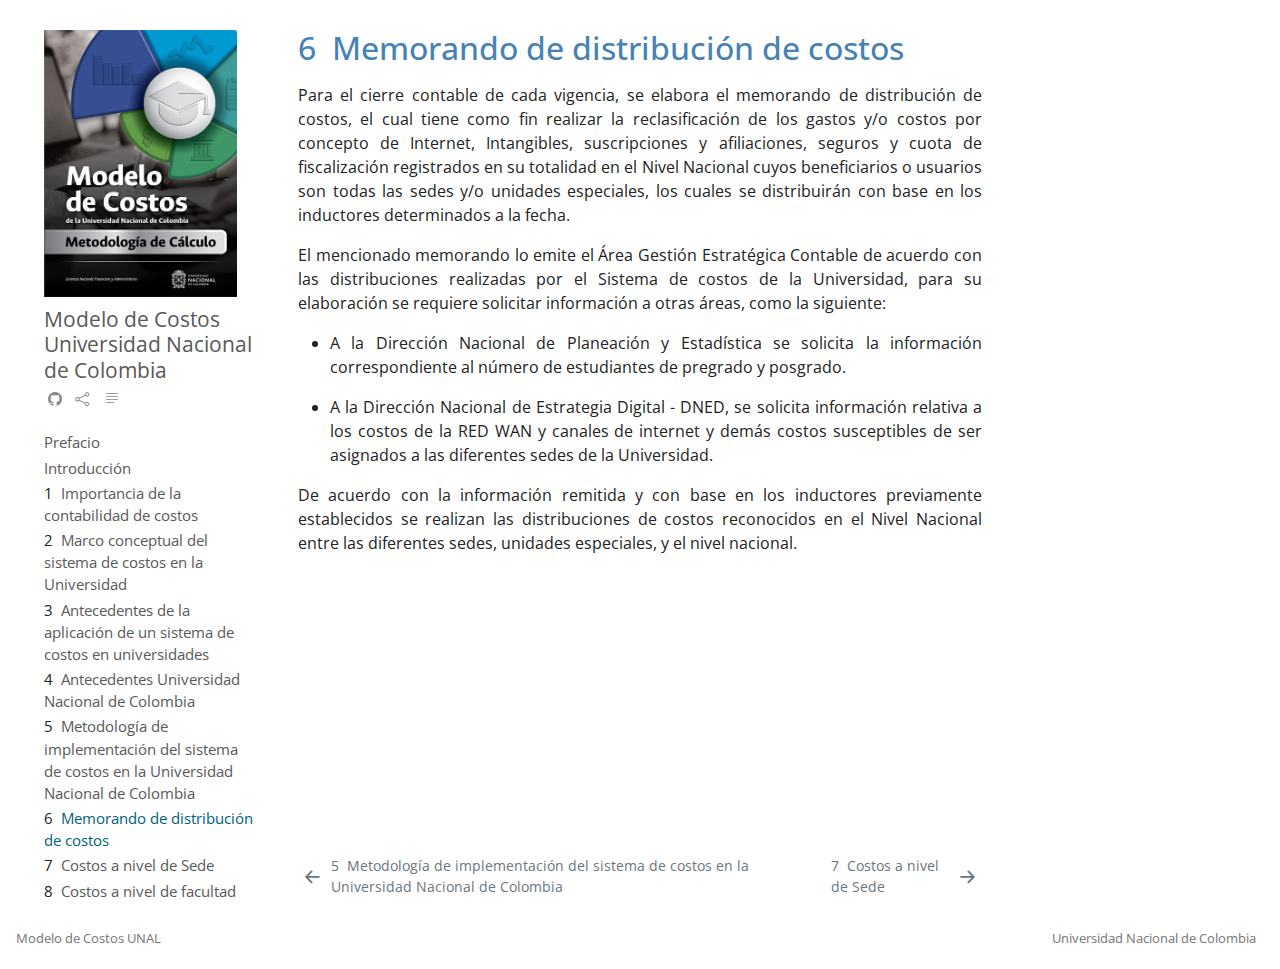
<file: docs/Memorando.html>
<!DOCTYPE html>
<html xmlns="http://www.w3.org/1999/xhtml" lang="en" xml:lang="en"><head>

<meta charset="utf-8">
<meta name="generator" content="quarto-1.2.335">

<meta name="viewport" content="width=device-width, initial-scale=1.0, user-scalable=yes">


<title>Modelo de Costos Universidad Nacional de Colombia - 6&nbsp; Memorando de distribución de costos</title>
<style>
code{white-space: pre-wrap;}
span.smallcaps{font-variant: small-caps;}
div.columns{display: flex; gap: min(4vw, 1.5em);}
div.column{flex: auto; overflow-x: auto;}
div.hanging-indent{margin-left: 1.5em; text-indent: -1.5em;}
ul.task-list{list-style: none;}
ul.task-list li input[type="checkbox"] {
  width: 0.8em;
  margin: 0 0.8em 0.2em -1.6em;
  vertical-align: middle;
}
</style>


<script src="site_libs/quarto-nav/quarto-nav.js"></script>
<script src="site_libs/quarto-nav/headroom.min.js"></script>
<link href="./CostosSede.html" rel="next">
<link href="./Metodologia.html" rel="prev">
<link href="./Imagenes/Logotipo_UNAL.png" rel="icon" type="image/png">
<script src="site_libs/clipboard/clipboard.min.js"></script>
<script src="site_libs/quarto-html/quarto.js"></script>
<script src="site_libs/quarto-html/popper.min.js"></script>
<script src="site_libs/quarto-html/tippy.umd.min.js"></script>
<script src="site_libs/quarto-html/anchor.min.js"></script>
<link href="site_libs/quarto-html/tippy.css" rel="stylesheet">
<link href="site_libs/quarto-html/quarto-syntax-highlighting.css" rel="stylesheet" id="quarto-text-highlighting-styles">
<script src="site_libs/bootstrap/bootstrap.min.js"></script>
<link href="site_libs/bootstrap/bootstrap-icons.css" rel="stylesheet">
<link href="site_libs/bootstrap/bootstrap.min.css" rel="stylesheet" id="quarto-bootstrap" data-mode="light">
<script id="quarto-search-options" type="application/json">{
  "language": {
    "search-no-results-text": "No results",
    "search-matching-documents-text": "matching documents",
    "search-copy-link-title": "Copy link to search",
    "search-hide-matches-text": "Hide additional matches",
    "search-more-match-text": "more match in this document",
    "search-more-matches-text": "more matches in this document",
    "search-clear-button-title": "Clear",
    "search-detached-cancel-button-title": "Cancel",
    "search-submit-button-title": "Submit"
  }
}</script>
<link href="style.css" rel="stylesheet">


<link rel="stylesheet" href="style.css">
</head>

<body class="nav-sidebar floating">

<div id="quarto-search-results"></div>
  <header id="quarto-header" class="headroom fixed-top">
  <nav class="quarto-secondary-nav" data-bs-toggle="collapse" data-bs-target="#quarto-sidebar" aria-controls="quarto-sidebar" aria-expanded="false" aria-label="Toggle sidebar navigation" onclick="if (window.quartoToggleHeadroom) { window.quartoToggleHeadroom(); }">
    <div class="container-fluid d-flex justify-content-between">
      <h1 class="quarto-secondary-nav-title"><span class="chapter-number">6</span>&nbsp; <span class="chapter-title">Memorando de distribución de costos</span></h1>
      <button type="button" class="quarto-btn-toggle btn" aria-label="Show secondary navigation">
        <i class="bi bi-chevron-right"></i>
      </button>
    </div>
  </nav>
</header>
<!-- content -->
<div id="quarto-content" class="quarto-container page-columns page-rows-contents page-layout-article">
<!-- sidebar -->
  <nav id="quarto-sidebar" class="sidebar collapse sidebar-navigation floating overflow-auto">
    <div class="pt-lg-2 mt-2 text-left sidebar-header sidebar-header-stacked">
      <a href="./index.html" class="sidebar-logo-link">
      <img src="./Imagenes/Portada1.png" alt="" class="sidebar-logo py-0 d-lg-inline d-none">
      </a>
    <div class="sidebar-title mb-0 py-0">
      <a href="./">Modelo de Costos Universidad Nacional de Colombia</a> 
        <div class="sidebar-tools-main tools-wide">
    <a href="https://github.com/estadisticaun/MCostos" title="Source Code" class="sidebar-tool px-1"><i class="bi bi-github"></i></a>
    <a href="" title="Share" id="sidebar-tool-dropdown-0" class="sidebar-tool dropdown-toggle px-1" data-bs-toggle="dropdown" aria-expanded="false"><i class="bi bi-share"></i></a>
    <ul class="dropdown-menu" aria-labelledby="sidebar-tool-dropdown-0">
        <li>
          <a class="dropdown-item sidebar-tools-main-item" href="https://twitter.com/intent/tweet?url=|url|">
            <i class="bi bi-bi-twitter pe-1"></i>
          Twitter
          </a>
        </li>
        <li>
          <a class="dropdown-item sidebar-tools-main-item" href="https://www.facebook.com/sharer/sharer.php?u=|url|">
            <i class="bi bi-bi-facebook pe-1"></i>
          Facebook
          </a>
        </li>
        <li>
          <a class="dropdown-item sidebar-tools-main-item" href="https://www.linkedin.com/sharing/share-offsite/?url=|url|">
            <i class="bi bi-bi-linkedin pe-1"></i>
          LinkedIn
          </a>
        </li>
    </ul>
  <a href="" class="quarto-reader-toggle sidebar-tool" onclick="window.quartoToggleReader(); return false;" title="Toggle reader mode">
  <div class="quarto-reader-toggle-btn">
  <i class="bi"></i>
  </div>
</a>
</div>
    </div>
      </div>
    <div class="sidebar-menu-container"> 
    <ul class="list-unstyled mt-1">
        <li class="sidebar-item">
  <div class="sidebar-item-container"> 
  <a href="./index.html" class="sidebar-item-text sidebar-link">Prefacio</a>
  </div>
</li>
        <li class="sidebar-item">
  <div class="sidebar-item-container"> 
  <a href="./intro.html" class="sidebar-item-text sidebar-link">Introducción</a>
  </div>
</li>
        <li class="sidebar-item">
  <div class="sidebar-item-container"> 
  <a href="./Importancia.html" class="sidebar-item-text sidebar-link"><span class="chapter-number">1</span>&nbsp; <span class="chapter-title">Importancia de la contabilidad de costos</span></a>
  </div>
</li>
        <li class="sidebar-item">
  <div class="sidebar-item-container"> 
  <a href="./MarcoConceptual.html" class="sidebar-item-text sidebar-link"><span class="chapter-number">2</span>&nbsp; <span class="chapter-title">Marco conceptual del sistema de costos en la Universidad</span></a>
  </div>
</li>
        <li class="sidebar-item">
  <div class="sidebar-item-container"> 
  <a href="./AntecedentesAplicacion.html" class="sidebar-item-text sidebar-link"><span class="chapter-number">3</span>&nbsp; <span class="chapter-title">Antecedentes de la aplicación de un sistema de costos en universidades</span></a>
  </div>
</li>
        <li class="sidebar-item">
  <div class="sidebar-item-container"> 
  <a href="./AntecedentesUNAL.html" class="sidebar-item-text sidebar-link"><span class="chapter-number">4</span>&nbsp; <span class="chapter-title">Antecedentes Universidad Nacional de Colombia</span></a>
  </div>
</li>
        <li class="sidebar-item">
  <div class="sidebar-item-container"> 
  <a href="./Metodologia.html" class="sidebar-item-text sidebar-link"><span class="chapter-number">5</span>&nbsp; <span class="chapter-title">Metodología de implementación del sistema de costos en la Universidad Nacional de Colombia</span></a>
  </div>
</li>
        <li class="sidebar-item">
  <div class="sidebar-item-container"> 
  <a href="./Memorando.html" class="sidebar-item-text sidebar-link active"><span class="chapter-number">6</span>&nbsp; <span class="chapter-title">Memorando de distribución de costos</span></a>
  </div>
</li>
        <li class="sidebar-item">
  <div class="sidebar-item-container"> 
  <a href="./CostosSede.html" class="sidebar-item-text sidebar-link"><span class="chapter-number">7</span>&nbsp; <span class="chapter-title">Costos a nivel de Sede</span></a>
  </div>
</li>
        <li class="sidebar-item">
  <div class="sidebar-item-container"> 
  <a href="./CostosFacultad.html" class="sidebar-item-text sidebar-link"><span class="chapter-number">8</span>&nbsp; <span class="chapter-title">Costos a nivel de facultad</span></a>
  </div>
</li>
        <li class="sidebar-item">
  <div class="sidebar-item-container"> 
  <a href="./CostosPrograma.html" class="sidebar-item-text sidebar-link"><span class="chapter-number">9</span>&nbsp; <span class="chapter-title">Costos a nivel de programa curricular</span></a>
  </div>
</li>
        <li class="sidebar-item">
  <div class="sidebar-item-container"> 
  <a href="./references.html" class="sidebar-item-text sidebar-link">Referencias</a>
  </div>
</li>
    </ul>
    </div>
</nav>
<!-- margin-sidebar -->
    <div id="quarto-margin-sidebar" class="sidebar margin-sidebar">
        
    </div>
<!-- main -->
<main class="content" id="quarto-document-content">

<header id="title-block-header" class="quarto-title-block default">
<div class="quarto-title">
<h1 class="title d-none d-lg-block"><span class="chapter-number">6</span>&nbsp; <span class="chapter-title">Memorando de distribución de costos</span></h1>
</div>



<div class="quarto-title-meta">

    
  
    
  </div>
  

</header>

<p>Para el cierre contable de cada vigencia, se elabora el memorando de distribución de costos, el cual tiene como fin realizar la reclasificación de los gastos y/o costos por concepto de Internet, Intangibles, suscripciones y afiliaciones, seguros y cuota de fiscalización registrados en su totalidad en el Nivel Nacional cuyos beneficiarios o usuarios son todas las sedes y/o unidades especiales, los cuales se distribuirán con base en los inductores determinados a la fecha.</p>
<p>El mencionado memorando lo emite el Área Gestión Estratégica Contable de acuerdo con las distribuciones realizadas por el Sistema de costos de la Universidad, para su elaboración se requiere solicitar información a otras áreas, como la siguiente:</p>
<ul>
<li><p>A la Dirección Nacional de Planeación y Estadística se solicita la información correspondiente al número de estudiantes de pregrado y posgrado.</p></li>
<li><p>A la Dirección Nacional de Estrategia Digital - DNED, se solicita información relativa a los costos de la RED WAN y canales de internet y demás costos susceptibles de ser asignados a las diferentes sedes de la Universidad.</p></li>
</ul>
<p>De acuerdo con la información remitida y con base en los inductores previamente establecidos se realizan las distribuciones de costos reconocidos en el Nivel Nacional entre las diferentes sedes, unidades especiales, y el nivel nacional.</p>



</main> <!-- /main -->
<script id="quarto-html-after-body" type="application/javascript">
window.document.addEventListener("DOMContentLoaded", function (event) {
  const toggleBodyColorMode = (bsSheetEl) => {
    const mode = bsSheetEl.getAttribute("data-mode");
    const bodyEl = window.document.querySelector("body");
    if (mode === "dark") {
      bodyEl.classList.add("quarto-dark");
      bodyEl.classList.remove("quarto-light");
    } else {
      bodyEl.classList.add("quarto-light");
      bodyEl.classList.remove("quarto-dark");
    }
  }
  const toggleBodyColorPrimary = () => {
    const bsSheetEl = window.document.querySelector("link#quarto-bootstrap");
    if (bsSheetEl) {
      toggleBodyColorMode(bsSheetEl);
    }
  }
  toggleBodyColorPrimary();  
  const icon = "";
  const anchorJS = new window.AnchorJS();
  anchorJS.options = {
    placement: 'right',
    icon: icon
  };
  anchorJS.add('.anchored');
  const clipboard = new window.ClipboardJS('.code-copy-button', {
    target: function(trigger) {
      return trigger.previousElementSibling;
    }
  });
  clipboard.on('success', function(e) {
    // button target
    const button = e.trigger;
    // don't keep focus
    button.blur();
    // flash "checked"
    button.classList.add('code-copy-button-checked');
    var currentTitle = button.getAttribute("title");
    button.setAttribute("title", "Copied!");
    let tooltip;
    if (window.bootstrap) {
      button.setAttribute("data-bs-toggle", "tooltip");
      button.setAttribute("data-bs-placement", "left");
      button.setAttribute("data-bs-title", "Copied!");
      tooltip = new bootstrap.Tooltip(button, 
        { trigger: "manual", 
          customClass: "code-copy-button-tooltip",
          offset: [0, -8]});
      tooltip.show();    
    }
    setTimeout(function() {
      if (tooltip) {
        tooltip.hide();
        button.removeAttribute("data-bs-title");
        button.removeAttribute("data-bs-toggle");
        button.removeAttribute("data-bs-placement");
      }
      button.setAttribute("title", currentTitle);
      button.classList.remove('code-copy-button-checked');
    }, 1000);
    // clear code selection
    e.clearSelection();
  });
  function tippyHover(el, contentFn) {
    const config = {
      allowHTML: true,
      content: contentFn,
      maxWidth: 500,
      delay: 100,
      arrow: false,
      appendTo: function(el) {
          return el.parentElement;
      },
      interactive: true,
      interactiveBorder: 10,
      theme: 'quarto',
      placement: 'bottom-start'
    };
    window.tippy(el, config); 
  }
  const noterefs = window.document.querySelectorAll('a[role="doc-noteref"]');
  for (var i=0; i<noterefs.length; i++) {
    const ref = noterefs[i];
    tippyHover(ref, function() {
      // use id or data attribute instead here
      let href = ref.getAttribute('data-footnote-href') || ref.getAttribute('href');
      try { href = new URL(href).hash; } catch {}
      const id = href.replace(/^#\/?/, "");
      const note = window.document.getElementById(id);
      return note.innerHTML;
    });
  }
  const findCites = (el) => {
    const parentEl = el.parentElement;
    if (parentEl) {
      const cites = parentEl.dataset.cites;
      if (cites) {
        return {
          el,
          cites: cites.split(' ')
        };
      } else {
        return findCites(el.parentElement)
      }
    } else {
      return undefined;
    }
  };
  var bibliorefs = window.document.querySelectorAll('a[role="doc-biblioref"]');
  for (var i=0; i<bibliorefs.length; i++) {
    const ref = bibliorefs[i];
    const citeInfo = findCites(ref);
    if (citeInfo) {
      tippyHover(citeInfo.el, function() {
        var popup = window.document.createElement('div');
        citeInfo.cites.forEach(function(cite) {
          var citeDiv = window.document.createElement('div');
          citeDiv.classList.add('hanging-indent');
          citeDiv.classList.add('csl-entry');
          var biblioDiv = window.document.getElementById('ref-' + cite);
          if (biblioDiv) {
            citeDiv.innerHTML = biblioDiv.innerHTML;
          }
          popup.appendChild(citeDiv);
        });
        return popup.innerHTML;
      });
    }
  }
});
</script>
<nav class="page-navigation">
  <div class="nav-page nav-page-previous">
      <a href="./Metodologia.html" class="pagination-link">
        <i class="bi bi-arrow-left-short"></i> <span class="nav-page-text"><span class="chapter-number">5</span>&nbsp; <span class="chapter-title">Metodología de implementación del sistema de costos en la Universidad Nacional de Colombia</span></span>
      </a>          
  </div>
  <div class="nav-page nav-page-next">
      <a href="./CostosSede.html" class="pagination-link">
        <span class="nav-page-text"><span class="chapter-number">7</span>&nbsp; <span class="chapter-title">Costos a nivel de Sede</span></span> <i class="bi bi-arrow-right-short"></i>
      </a>
  </div>
</nav>
</div> <!-- /content -->
<footer class="footer">
  <div class="nav-footer">
    <div class="nav-footer-left">
      <ul class="footer-items list-unstyled">
    <li class="nav-item">
 Modelo de Costos UNAL
  </li>  
</ul>
    </div>   
    <div class="nav-footer-right">
      <ul class="footer-items list-unstyled">
    <li class="nav-item">
    <a class="nav-link" href="https://gerencia.unal.edu.co/">Universidad Nacional de Colombia</a>
  </li>  
</ul>
    </div>
  </div>
</footer>



</body></html>
</file>
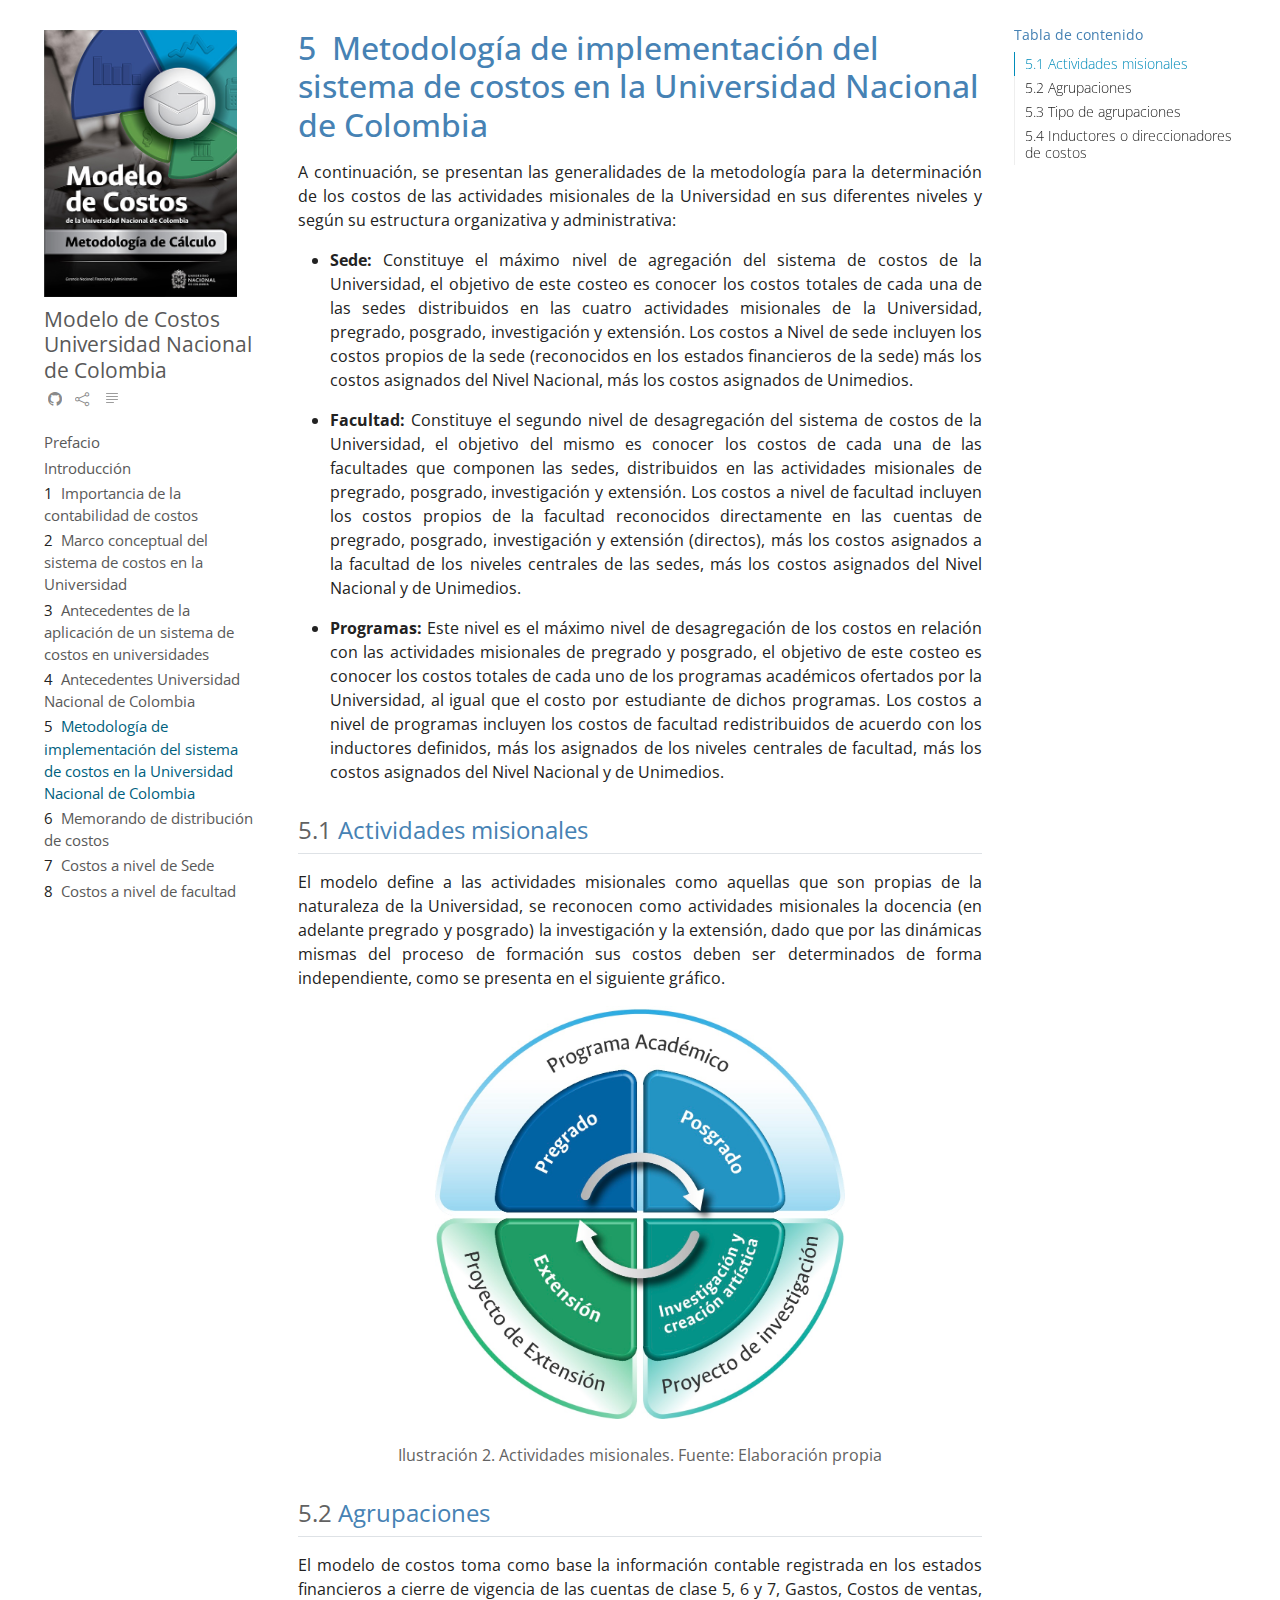
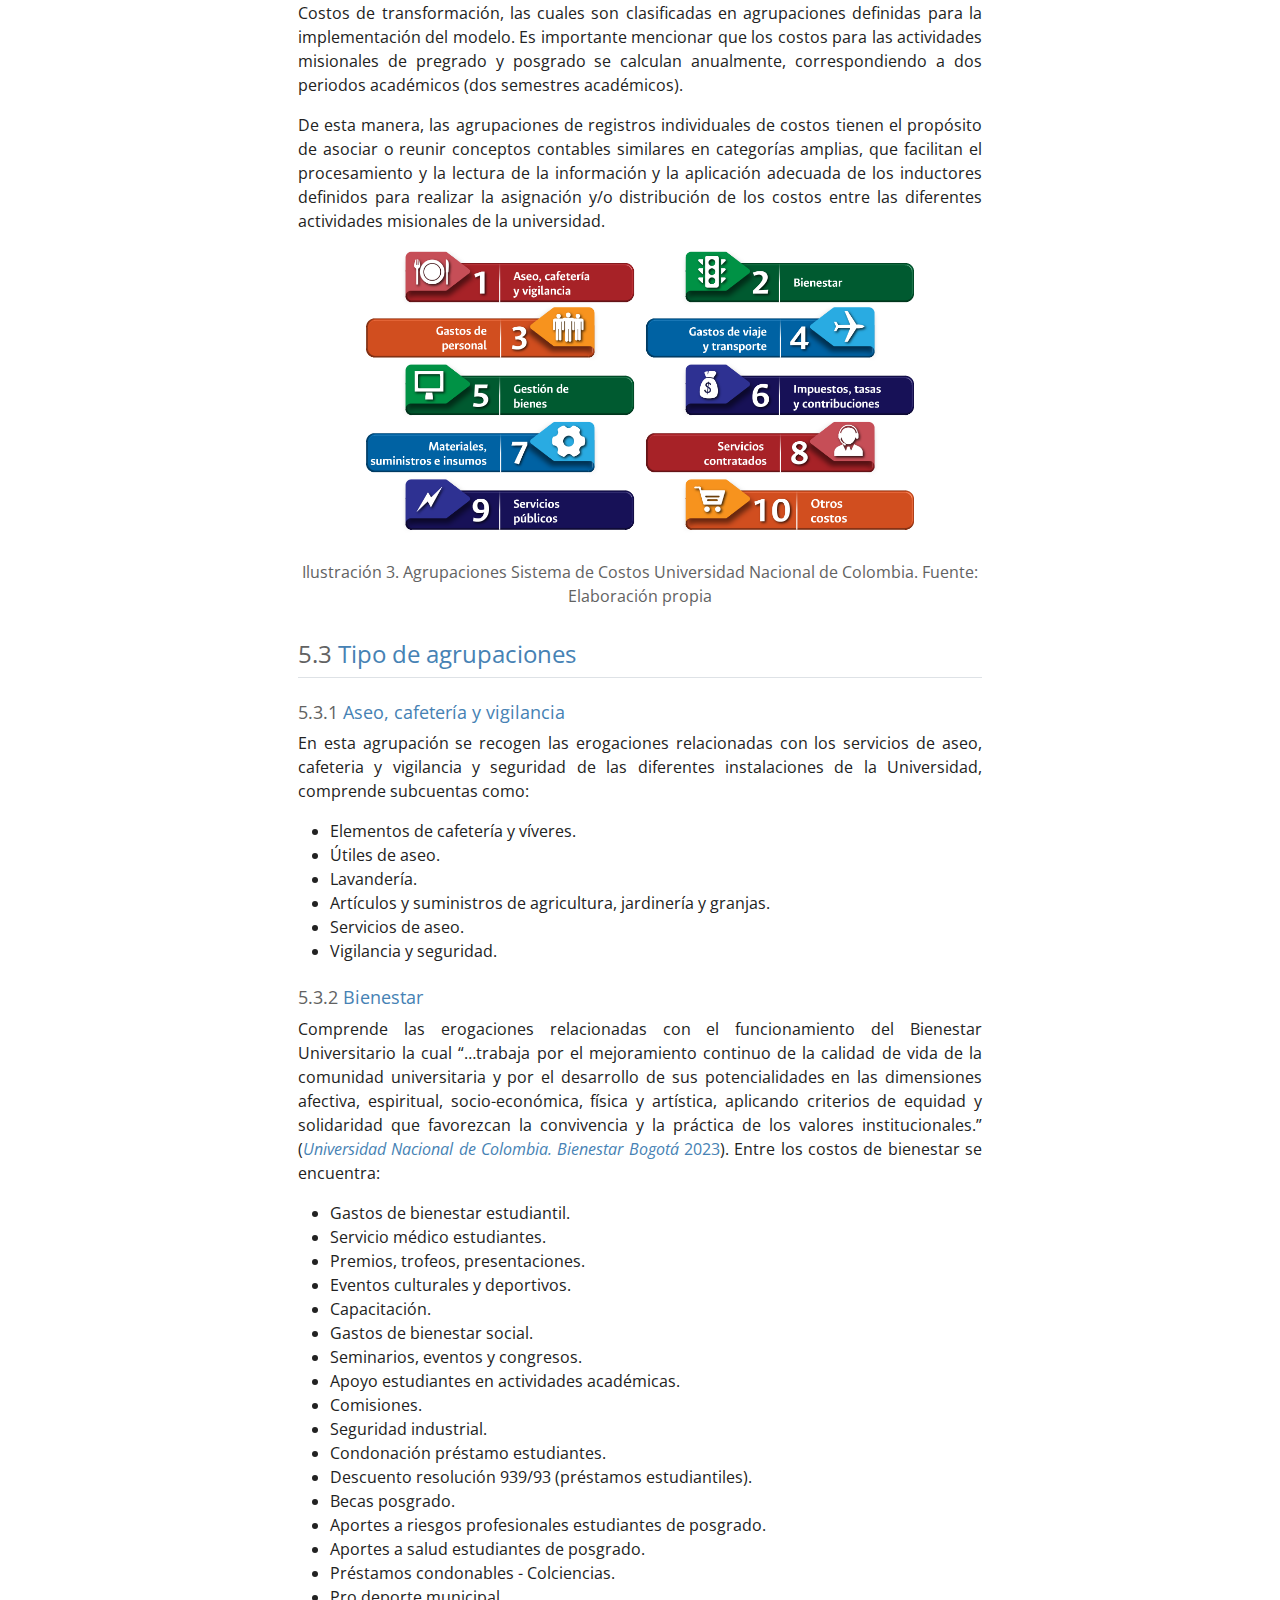
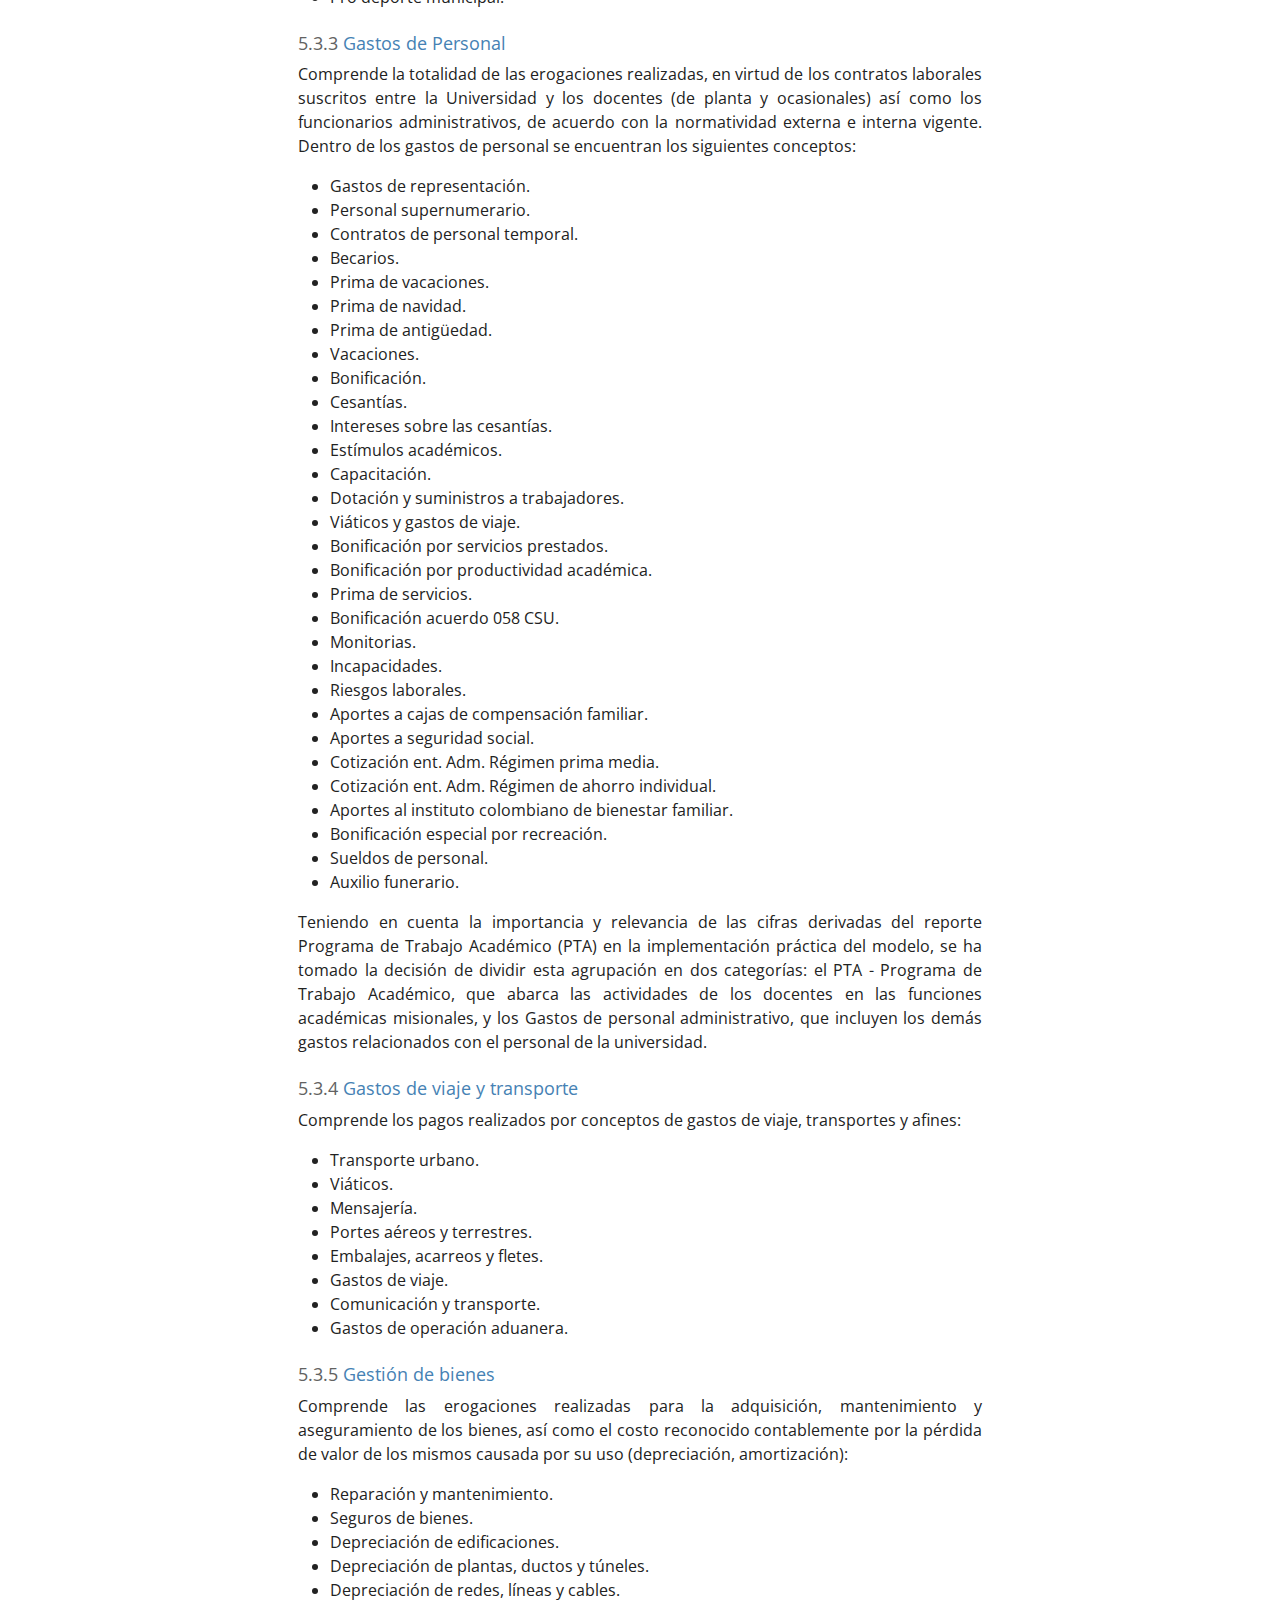
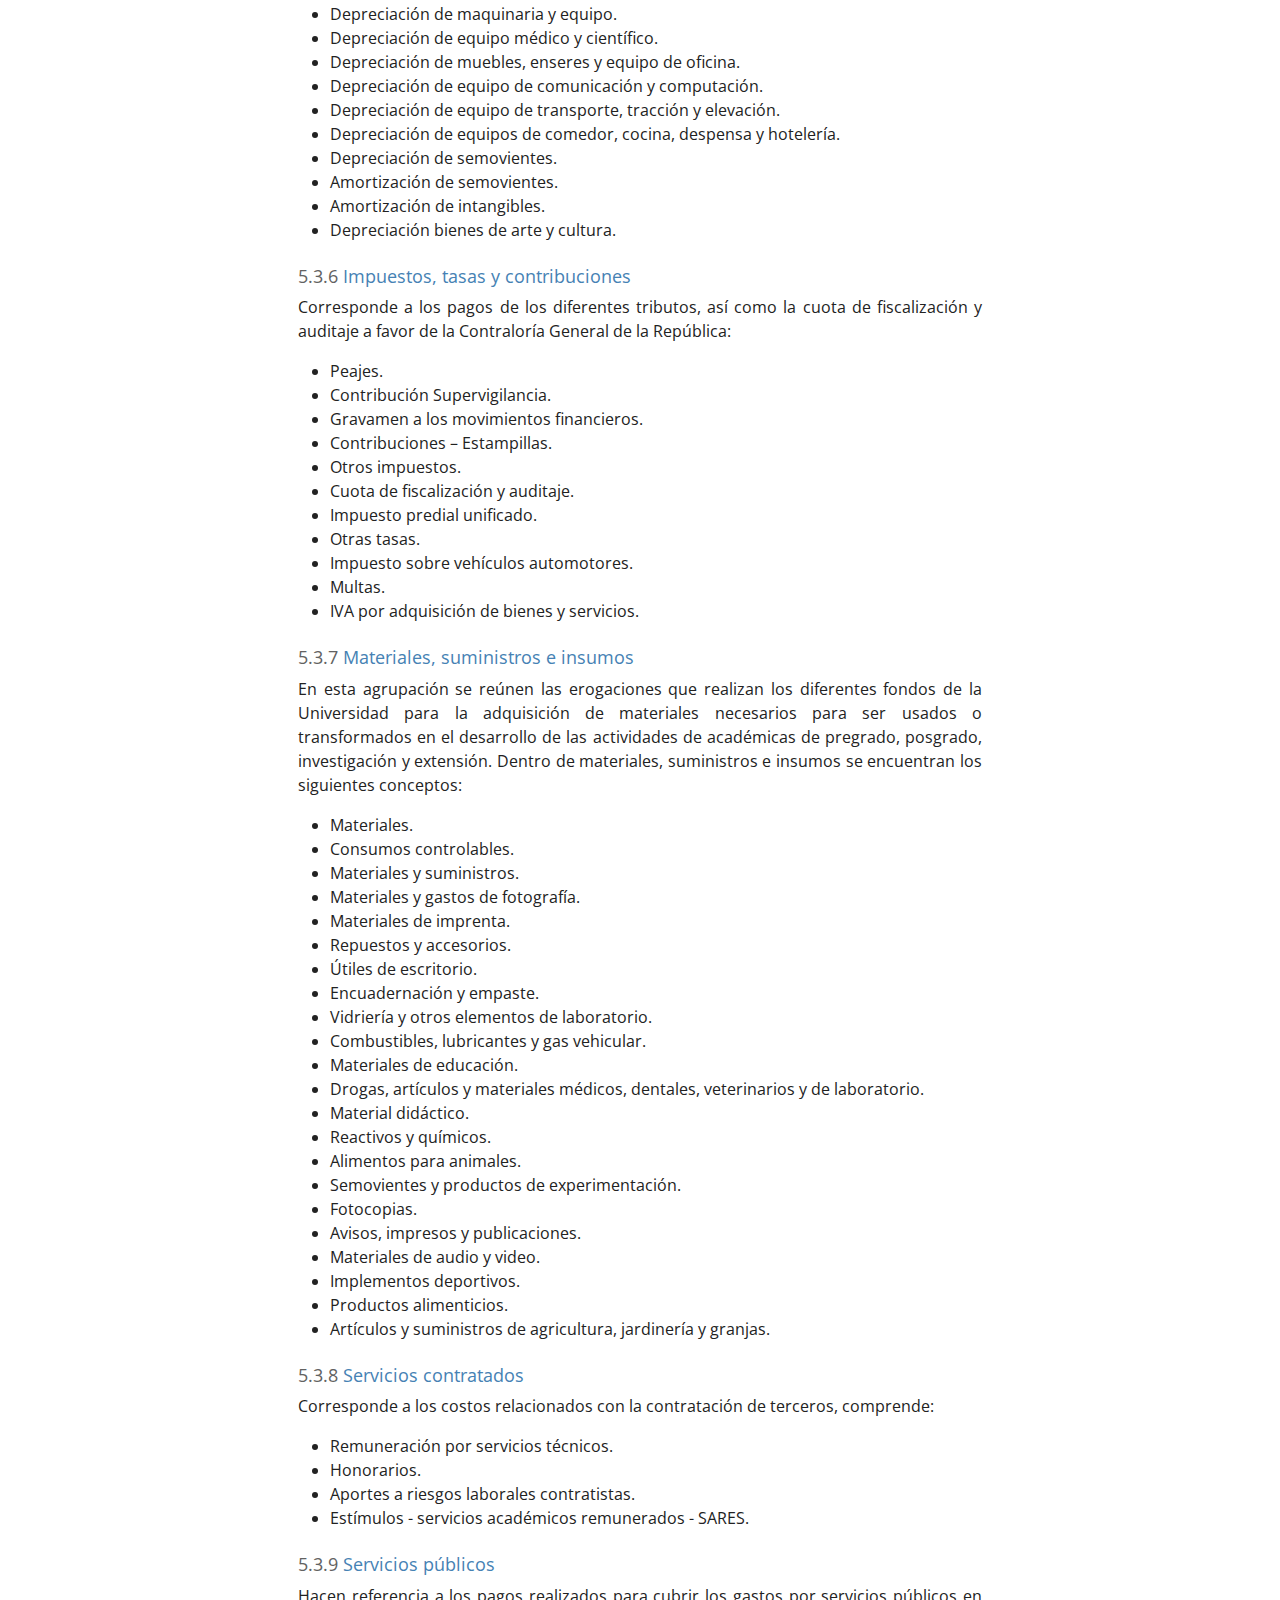
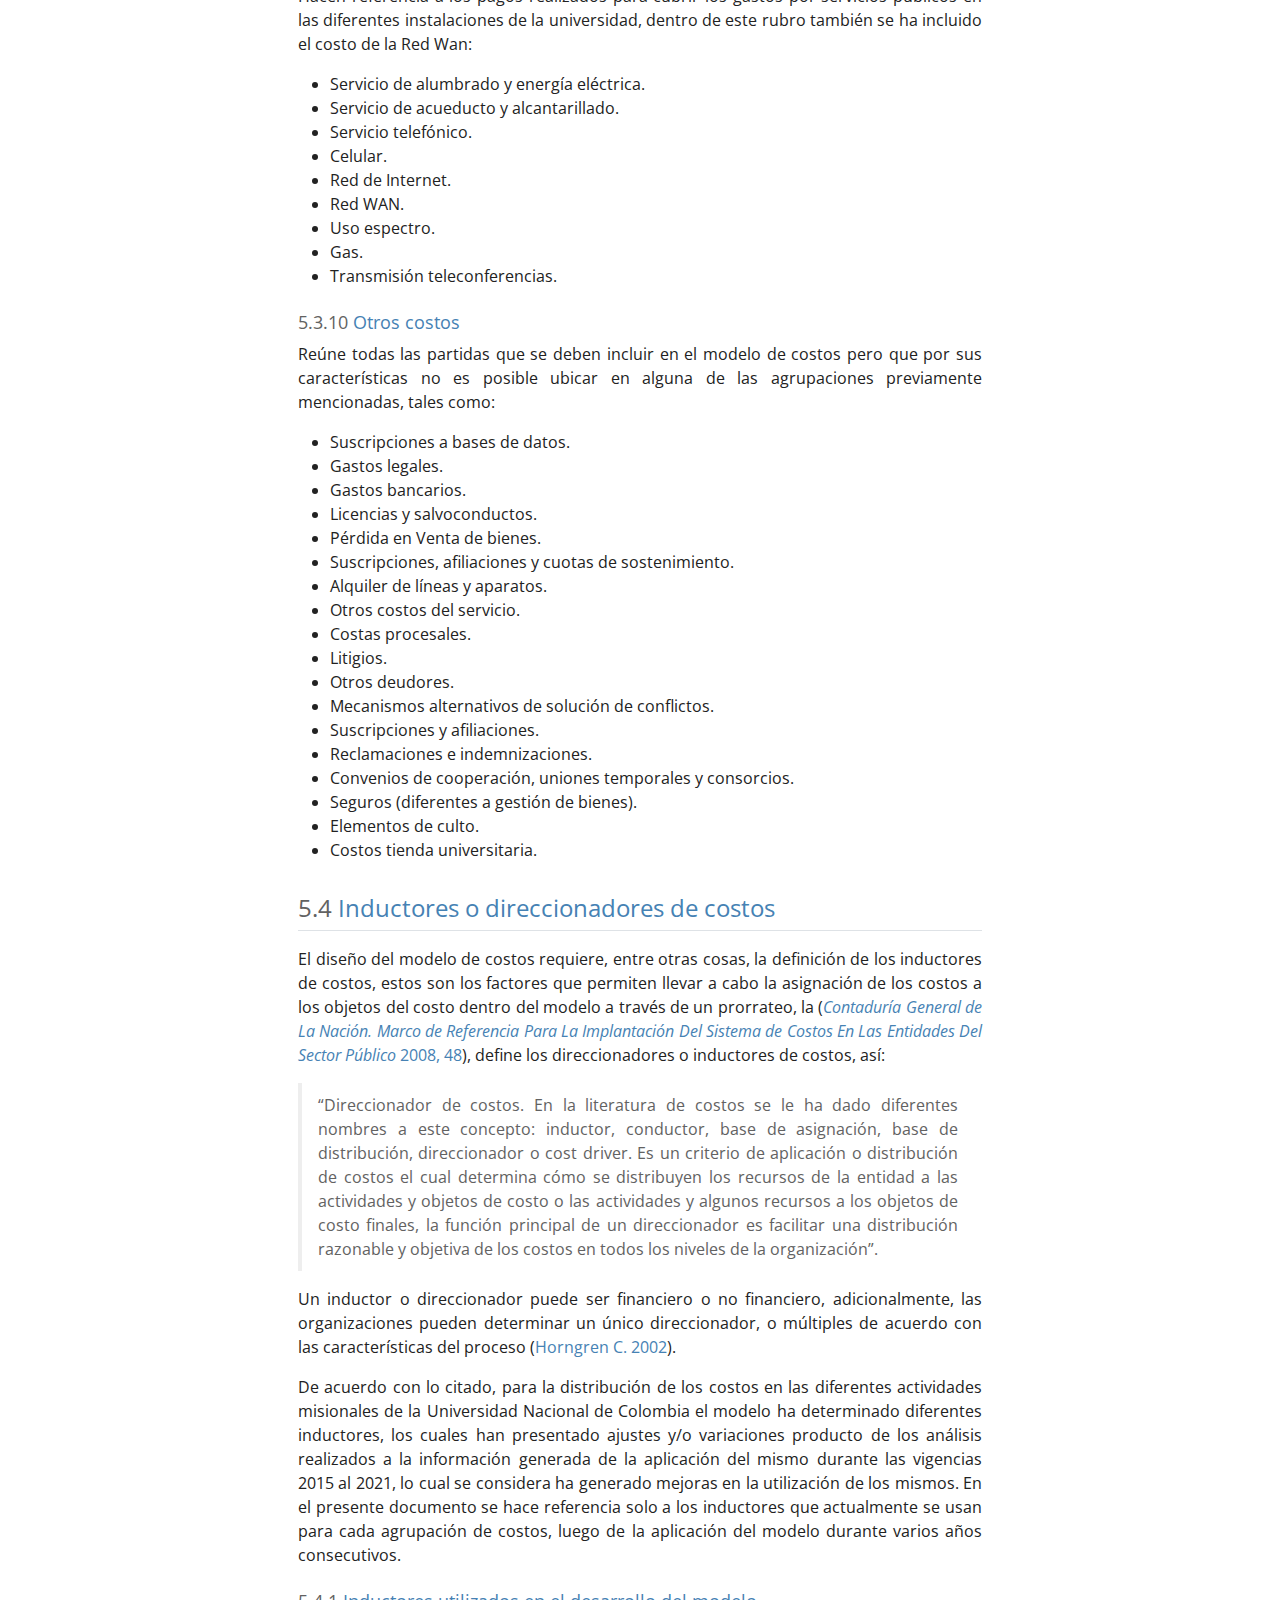
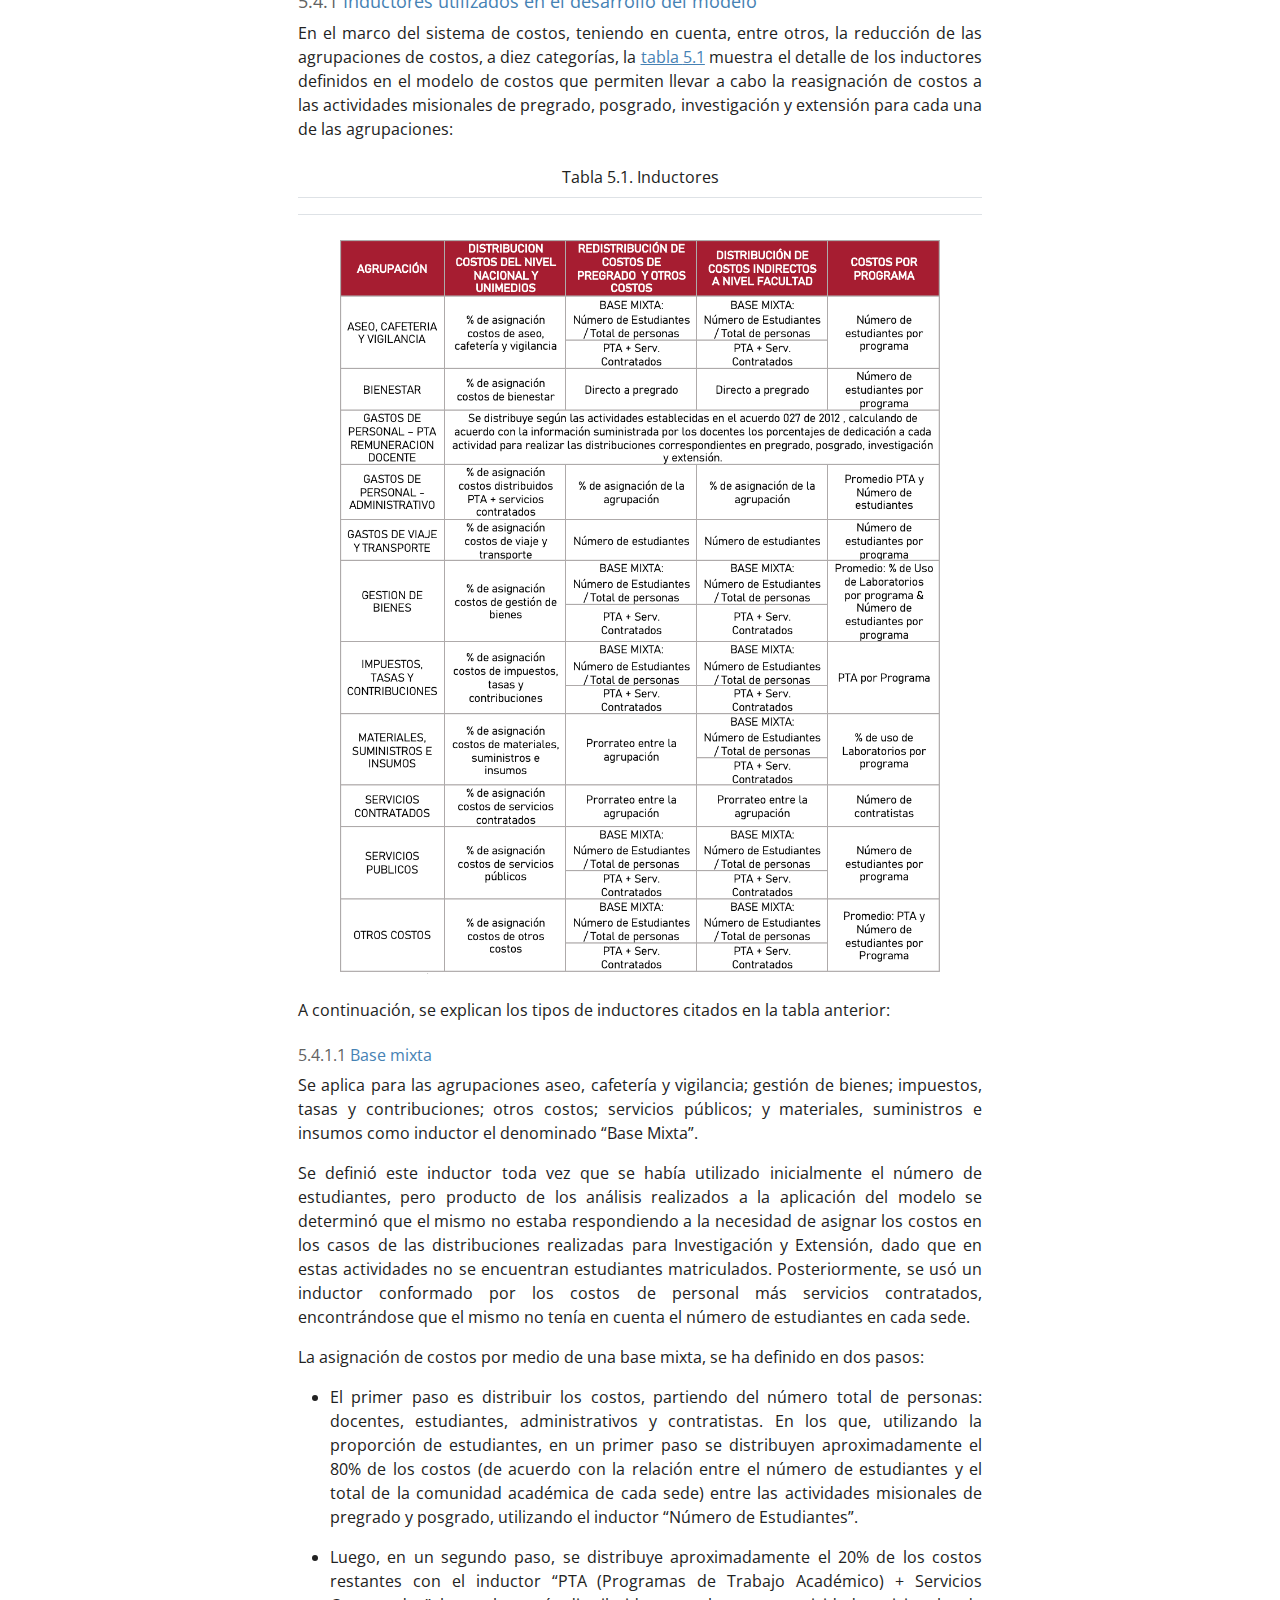
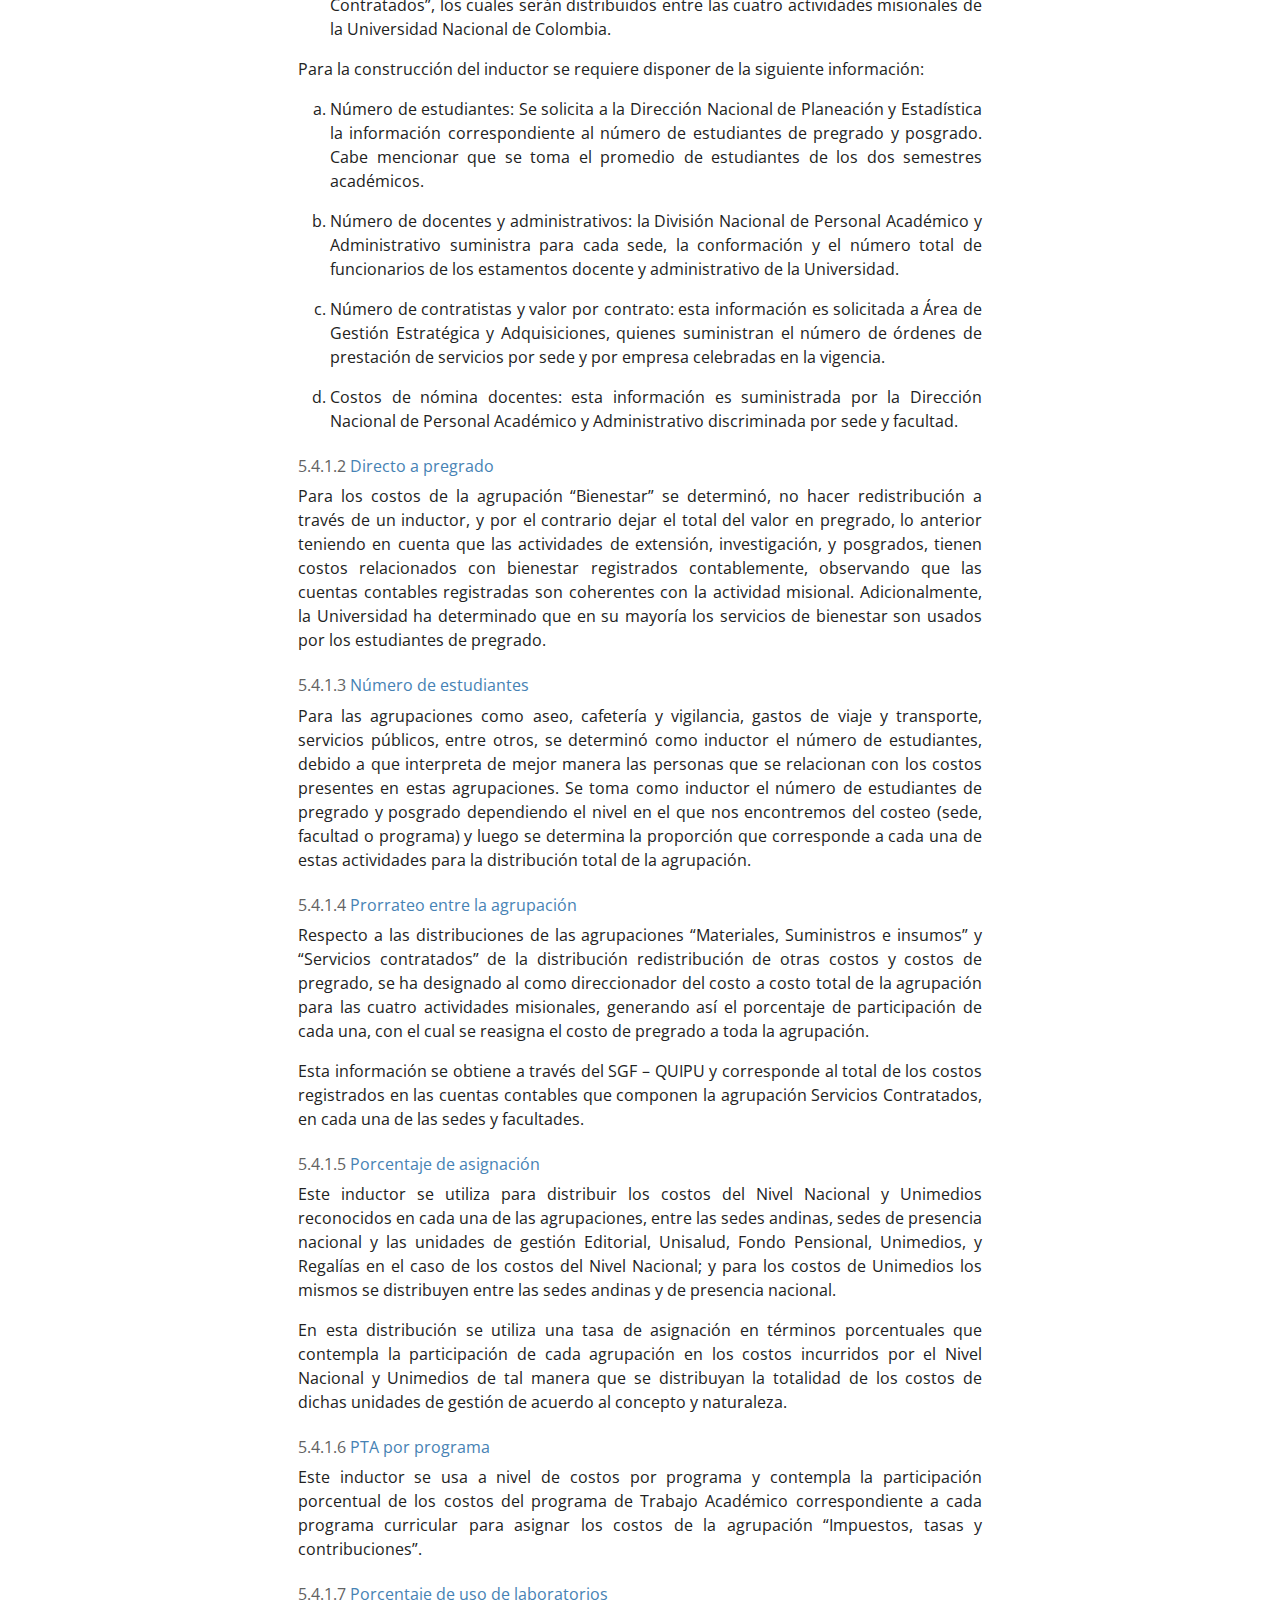
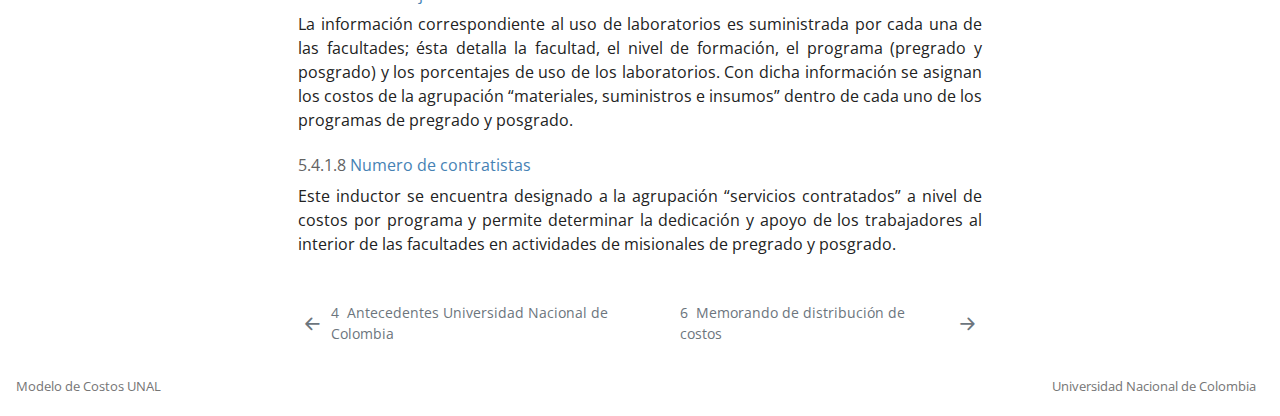
<file: docs/Metodologia.html>
<!DOCTYPE html>
<html xmlns="http://www.w3.org/1999/xhtml" lang="en" xml:lang="en"><head>

<meta charset="utf-8">
<meta name="generator" content="quarto-1.2.335">

<meta name="viewport" content="width=device-width, initial-scale=1.0, user-scalable=yes">


<title>Modelo de Costos Universidad Nacional de Colombia - 5&nbsp; Metodología de implementación del sistema de costos en la Universidad Nacional de Colombia</title>
<style>
code{white-space: pre-wrap;}
span.smallcaps{font-variant: small-caps;}
div.columns{display: flex; gap: min(4vw, 1.5em);}
div.column{flex: auto; overflow-x: auto;}
div.hanging-indent{margin-left: 1.5em; text-indent: -1.5em;}
ul.task-list{list-style: none;}
ul.task-list li input[type="checkbox"] {
  width: 0.8em;
  margin: 0 0.8em 0.2em -1.6em;
  vertical-align: middle;
}
div.csl-bib-body { }
div.csl-entry {
  clear: both;
}
.hanging div.csl-entry {
  margin-left:2em;
  text-indent:-2em;
}
div.csl-left-margin {
  min-width:2em;
  float:left;
}
div.csl-right-inline {
  margin-left:2em;
  padding-left:1em;
}
div.csl-indent {
  margin-left: 2em;
}
</style>


<script src="site_libs/quarto-nav/quarto-nav.js"></script>
<script src="site_libs/quarto-nav/headroom.min.js"></script>
<link href="./Memorando.html" rel="next">
<link href="./AntecedentesUNAL.html" rel="prev">
<link href="./Imagenes/Logotipo_UNAL.png" rel="icon" type="image/png">
<script src="site_libs/clipboard/clipboard.min.js"></script>
<script src="site_libs/quarto-html/quarto.js"></script>
<script src="site_libs/quarto-html/popper.min.js"></script>
<script src="site_libs/quarto-html/tippy.umd.min.js"></script>
<script src="site_libs/quarto-html/anchor.min.js"></script>
<link href="site_libs/quarto-html/tippy.css" rel="stylesheet">
<link href="site_libs/quarto-html/quarto-syntax-highlighting.css" rel="stylesheet" id="quarto-text-highlighting-styles">
<script src="site_libs/bootstrap/bootstrap.min.js"></script>
<link href="site_libs/bootstrap/bootstrap-icons.css" rel="stylesheet">
<link href="site_libs/bootstrap/bootstrap.min.css" rel="stylesheet" id="quarto-bootstrap" data-mode="light">
<script id="quarto-search-options" type="application/json">{
  "language": {
    "search-no-results-text": "No results",
    "search-matching-documents-text": "matching documents",
    "search-copy-link-title": "Copy link to search",
    "search-hide-matches-text": "Hide additional matches",
    "search-more-match-text": "more match in this document",
    "search-more-matches-text": "more matches in this document",
    "search-clear-button-title": "Clear",
    "search-detached-cancel-button-title": "Cancel",
    "search-submit-button-title": "Submit"
  }
}</script>
<link href="style.css" rel="stylesheet">


<link rel="stylesheet" href="style.css">
</head>

<body class="nav-sidebar floating">

<div id="quarto-search-results"></div>
  <header id="quarto-header" class="headroom fixed-top">
  <nav class="quarto-secondary-nav" data-bs-toggle="collapse" data-bs-target="#quarto-sidebar" aria-controls="quarto-sidebar" aria-expanded="false" aria-label="Toggle sidebar navigation" onclick="if (window.quartoToggleHeadroom) { window.quartoToggleHeadroom(); }">
    <div class="container-fluid d-flex justify-content-between">
      <h1 class="quarto-secondary-nav-title"><span class="chapter-number">5</span>&nbsp; <span class="chapter-title">Metodología de implementación del sistema de costos en la Universidad Nacional de Colombia</span></h1>
      <button type="button" class="quarto-btn-toggle btn" aria-label="Show secondary navigation">
        <i class="bi bi-chevron-right"></i>
      </button>
    </div>
  </nav>
</header>
<!-- content -->
<div id="quarto-content" class="quarto-container page-columns page-rows-contents page-layout-article">
<!-- sidebar -->
  <nav id="quarto-sidebar" class="sidebar collapse sidebar-navigation floating overflow-auto">
    <div class="pt-lg-2 mt-2 text-left sidebar-header sidebar-header-stacked">
      <a href="./index.html" class="sidebar-logo-link">
      <img src="./Imagenes/Portada1.png" alt="" class="sidebar-logo py-0 d-lg-inline d-none">
      </a>
    <div class="sidebar-title mb-0 py-0">
      <a href="./">Modelo de Costos Universidad Nacional de Colombia</a> 
        <div class="sidebar-tools-main tools-wide">
    <a href="https://github.com/estadisticaun/MCostos" title="Source Code" class="sidebar-tool px-1"><i class="bi bi-github"></i></a>
    <a href="" title="Share" id="sidebar-tool-dropdown-0" class="sidebar-tool dropdown-toggle px-1" data-bs-toggle="dropdown" aria-expanded="false"><i class="bi bi-share"></i></a>
    <ul class="dropdown-menu" aria-labelledby="sidebar-tool-dropdown-0">
        <li>
          <a class="dropdown-item sidebar-tools-main-item" href="https://twitter.com/intent/tweet?url=|url|">
            <i class="bi bi-bi-twitter pe-1"></i>
          Twitter
          </a>
        </li>
        <li>
          <a class="dropdown-item sidebar-tools-main-item" href="https://www.facebook.com/sharer/sharer.php?u=|url|">
            <i class="bi bi-bi-facebook pe-1"></i>
          Facebook
          </a>
        </li>
        <li>
          <a class="dropdown-item sidebar-tools-main-item" href="https://www.linkedin.com/sharing/share-offsite/?url=|url|">
            <i class="bi bi-bi-linkedin pe-1"></i>
          LinkedIn
          </a>
        </li>
    </ul>
  <a href="" class="quarto-reader-toggle sidebar-tool" onclick="window.quartoToggleReader(); return false;" title="Toggle reader mode">
  <div class="quarto-reader-toggle-btn">
  <i class="bi"></i>
  </div>
</a>
</div>
    </div>
      </div>
    <div class="sidebar-menu-container"> 
    <ul class="list-unstyled mt-1">
        <li class="sidebar-item">
  <div class="sidebar-item-container"> 
  <a href="./index.html" class="sidebar-item-text sidebar-link">Prefacio</a>
  </div>
</li>
        <li class="sidebar-item">
  <div class="sidebar-item-container"> 
  <a href="./intro.html" class="sidebar-item-text sidebar-link">Introducción</a>
  </div>
</li>
        <li class="sidebar-item">
  <div class="sidebar-item-container"> 
  <a href="./Importancia.html" class="sidebar-item-text sidebar-link"><span class="chapter-number">1</span>&nbsp; <span class="chapter-title">Importancia de la contabilidad de costos</span></a>
  </div>
</li>
        <li class="sidebar-item">
  <div class="sidebar-item-container"> 
  <a href="./MarcoConceptual.html" class="sidebar-item-text sidebar-link"><span class="chapter-number">2</span>&nbsp; <span class="chapter-title">Marco conceptual del sistema de costos en la Universidad</span></a>
  </div>
</li>
        <li class="sidebar-item">
  <div class="sidebar-item-container"> 
  <a href="./AntecedentesAplicacion.html" class="sidebar-item-text sidebar-link"><span class="chapter-number">3</span>&nbsp; <span class="chapter-title">Antecedentes de la aplicación de un sistema de costos en universidades</span></a>
  </div>
</li>
        <li class="sidebar-item">
  <div class="sidebar-item-container"> 
  <a href="./AntecedentesUNAL.html" class="sidebar-item-text sidebar-link"><span class="chapter-number">4</span>&nbsp; <span class="chapter-title">Antecedentes Universidad Nacional de Colombia</span></a>
  </div>
</li>
        <li class="sidebar-item">
  <div class="sidebar-item-container"> 
  <a href="./Metodologia.html" class="sidebar-item-text sidebar-link active"><span class="chapter-number">5</span>&nbsp; <span class="chapter-title">Metodología de implementación del sistema de costos en la Universidad Nacional de Colombia</span></a>
  </div>
</li>
        <li class="sidebar-item">
  <div class="sidebar-item-container"> 
  <a href="./Memorando.html" class="sidebar-item-text sidebar-link"><span class="chapter-number">6</span>&nbsp; <span class="chapter-title">Memorando de distribución de costos</span></a>
  </div>
</li>
        <li class="sidebar-item">
  <div class="sidebar-item-container"> 
  <a href="./CostosSede.html" class="sidebar-item-text sidebar-link"><span class="chapter-number">7</span>&nbsp; <span class="chapter-title">Costos a nivel de Sede</span></a>
  </div>
</li>
        <li class="sidebar-item">
  <div class="sidebar-item-container"> 
  <a href="./CostosFacultad.html" class="sidebar-item-text sidebar-link"><span class="chapter-number">8</span>&nbsp; <span class="chapter-title">Costos a nivel de facultad</span></a>
  </div>
</li>
        <li class="sidebar-item">
  <div class="sidebar-item-container"> 
  <a href="./CostosPrograma.html" class="sidebar-item-text sidebar-link"><span class="chapter-number">9</span>&nbsp; <span class="chapter-title">Costos a nivel de programa curricular</span></a>
  </div>
</li>
        <li class="sidebar-item">
  <div class="sidebar-item-container"> 
  <a href="./references.html" class="sidebar-item-text sidebar-link">Referencias</a>
  </div>
</li>
    </ul>
    </div>
</nav>
<!-- margin-sidebar -->
    <div id="quarto-margin-sidebar" class="sidebar margin-sidebar">
        <nav id="TOC" role="doc-toc" class="toc-active">
    <h2 id="toc-title">Tabla de contenido</h2>
   
  <ul>
  <li><a href="#actividades-misionales" id="toc-actividades-misionales" class="nav-link active" data-scroll-target="#actividades-misionales"><span class="toc-section-number">5.1</span>  Actividades misionales</a></li>
  <li><a href="#agrupaciones" id="toc-agrupaciones" class="nav-link" data-scroll-target="#agrupaciones"><span class="toc-section-number">5.2</span>  Agrupaciones</a></li>
  <li><a href="#tipo-de-agrupaciones" id="toc-tipo-de-agrupaciones" class="nav-link" data-scroll-target="#tipo-de-agrupaciones"><span class="toc-section-number">5.3</span>  Tipo de agrupaciones</a>
  <ul class="collapse">
  <li><a href="#aseo-cafetería-y-vigilancia" id="toc-aseo-cafetería-y-vigilancia" class="nav-link" data-scroll-target="#aseo-cafetería-y-vigilancia"><span class="toc-section-number">5.3.1</span>  Aseo, cafetería y vigilancia</a></li>
  <li><a href="#bienestar" id="toc-bienestar" class="nav-link" data-scroll-target="#bienestar"><span class="toc-section-number">5.3.2</span>  Bienestar</a></li>
  <li><a href="#gastos-de-personal" id="toc-gastos-de-personal" class="nav-link" data-scroll-target="#gastos-de-personal"><span class="toc-section-number">5.3.3</span>  Gastos de Personal</a></li>
  <li><a href="#gastos-de-viaje-y-transporte" id="toc-gastos-de-viaje-y-transporte" class="nav-link" data-scroll-target="#gastos-de-viaje-y-transporte"><span class="toc-section-number">5.3.4</span>  Gastos de viaje y transporte</a></li>
  <li><a href="#gestión-de-bienes" id="toc-gestión-de-bienes" class="nav-link" data-scroll-target="#gestión-de-bienes"><span class="toc-section-number">5.3.5</span>  Gestión de bienes</a></li>
  <li><a href="#impuestos-tasas-y-contribuciones" id="toc-impuestos-tasas-y-contribuciones" class="nav-link" data-scroll-target="#impuestos-tasas-y-contribuciones"><span class="toc-section-number">5.3.6</span>  Impuestos, tasas y contribuciones</a></li>
  <li><a href="#materiales-suministros-e-insumos" id="toc-materiales-suministros-e-insumos" class="nav-link" data-scroll-target="#materiales-suministros-e-insumos"><span class="toc-section-number">5.3.7</span>  Materiales, suministros e insumos</a></li>
  <li><a href="#servicios-contratados" id="toc-servicios-contratados" class="nav-link" data-scroll-target="#servicios-contratados"><span class="toc-section-number">5.3.8</span>  Servicios contratados</a></li>
  <li><a href="#servicios-públicos" id="toc-servicios-públicos" class="nav-link" data-scroll-target="#servicios-públicos"><span class="toc-section-number">5.3.9</span>  Servicios públicos</a></li>
  <li><a href="#otros-costos" id="toc-otros-costos" class="nav-link" data-scroll-target="#otros-costos"><span class="toc-section-number">5.3.10</span>  Otros costos</a></li>
  </ul></li>
  <li><a href="#inductores-o-direccionadores-de-costos" id="toc-inductores-o-direccionadores-de-costos" class="nav-link" data-scroll-target="#inductores-o-direccionadores-de-costos"><span class="toc-section-number">5.4</span>  Inductores o direccionadores de costos</a>
  <ul class="collapse">
  <li><a href="#inductores-utilizados-en-el-desarrollo-del-modelo" id="toc-inductores-utilizados-en-el-desarrollo-del-modelo" class="nav-link" data-scroll-target="#inductores-utilizados-en-el-desarrollo-del-modelo"><span class="toc-section-number">5.4.1</span>  Inductores utilizados en el desarrollo del modelo</a></li>
  </ul></li>
  </ul>
</nav>
    </div>
<!-- main -->
<main class="content" id="quarto-document-content">

<header id="title-block-header" class="quarto-title-block default">
<div class="quarto-title">
<h1 class="title d-none d-lg-block"><span class="chapter-number">5</span>&nbsp; <span class="chapter-title">Metodología de implementación del sistema de costos en la Universidad Nacional de Colombia</span></h1>
</div>



<div class="quarto-title-meta">

    
  
    
  </div>
  

</header>

<p>A continuación, se presentan las generalidades de la metodología para la determinación de los costos de las actividades misionales de la Universidad en sus diferentes niveles y según su estructura organizativa y administrativa:</p>
<ul>
<li><p><strong>Sede:</strong> Constituye el máximo nivel de agregación del sistema de costos de la Universidad, el objetivo de este costeo es conocer los costos totales de cada una de las sedes distribuidos en las cuatro actividades misionales de la Universidad, pregrado, posgrado, investigación y extensión. Los costos a Nivel de sede incluyen los costos propios de la sede (reconocidos en los estados financieros de la sede) más los costos asignados del Nivel Nacional, más los costos asignados de Unimedios.</p></li>
<li><p><strong>Facultad:</strong> Constituye el segundo nivel de desagregación del sistema de costos de la Universidad, el objetivo del mismo es conocer los costos de cada una de las facultades que componen las sedes, distribuidos en las actividades misionales de pregrado, posgrado, investigación y extensión. Los costos a nivel de facultad incluyen los costos propios de la facultad reconocidos directamente en las cuentas de pregrado, posgrado, investigación y extensión (directos), más los costos asignados a la facultad de los niveles centrales de las sedes, más los costos asignados del Nivel Nacional y de Unimedios.</p></li>
<li><p><strong>Programas:</strong> Este nivel es el máximo nivel de desagregación de los costos en relación con las actividades misionales de pregrado y posgrado, el objetivo de este costeo es conocer los costos totales de cada uno de los programas académicos ofertados por la Universidad, al igual que el costo por estudiante de dichos programas. Los costos a nivel de programas incluyen los costos de facultad redistribuidos de acuerdo con los inductores definidos, más los asignados de los niveles centrales de facultad, más los costos asignados del Nivel Nacional y de Unimedios.</p></li>
</ul>
<section id="actividades-misionales" class="level2" data-number="5.1">
<h2 data-number="5.1" class="anchored" data-anchor-id="actividades-misionales"><span class="header-section-number">5.1</span> Actividades misionales</h2>
<p>El modelo define a las actividades misionales como aquellas que son propias de la naturaleza de la Universidad, se reconocen como actividades misionales la docencia (en adelante pregrado y posgrado) la investigación y la extensión, dado que por las dinámicas mismas del proceso de formación sus costos deben ser determinados de forma independiente, como se presenta en el siguiente gráfico.</p>
<div class="quarto-figure quarto-figure-center">
<figure class="figure">
<figure class="figure">
<img src="IlustracionesCostos/ilustracion2.jpeg" title="Actividades misionales" class="img-fluid figure-img" style="width:60.0%">
</figure>
<p></p><figcaption class="figure-caption">Ilustración 2. Actividades misionales. Fuente: Elaboración propia</figcaption><p></p>
</figure>
</div>
</section>
<section id="agrupaciones" class="level2" data-number="5.2">
<h2 data-number="5.2" class="anchored" data-anchor-id="agrupaciones"><span class="header-section-number">5.2</span> Agrupaciones</h2>
<p>El modelo de costos toma como base la información contable registrada en los estados financieros a cierre de vigencia de las cuentas de clase 5, 6 y 7, Gastos, Costos de ventas, Costos de transformación, las cuales son clasificadas en agrupaciones definidas para la implementación del modelo. Es importante mencionar que los costos para las actividades misionales de pregrado y posgrado se calculan anualmente, correspondiendo a dos periodos académicos (dos semestres académicos).</p>
<p>De esta manera, las agrupaciones de registros individuales de costos tienen el propósito de asociar o reunir conceptos contables similares en categorías amplias, que facilitan el procesamiento y la lectura de la información y la aplicación adecuada de los inductores definidos para realizar la asignación y/o distribución de los costos entre las diferentes actividades misionales de la universidad.</p>
<div class="quarto-figure quarto-figure-center">
<figure class="figure">
<figure class="figure">
<img src="IlustracionesCostos/ilustracion3.png" title="Agrupaciones Sistema de Costos Universidad Nacional de Colombia" class="img-fluid figure-img" style="width:80.0%">
</figure>
<p></p><figcaption class="figure-caption">Ilustración 3. Agrupaciones Sistema de Costos Universidad Nacional de Colombia. Fuente: Elaboración propia</figcaption><p></p>
</figure>
</div>
<div style="page-break-after: always;"></div>
</section>
<section id="tipo-de-agrupaciones" class="level2" data-number="5.3">
<h2 data-number="5.3" class="anchored" data-anchor-id="tipo-de-agrupaciones"><span class="header-section-number">5.3</span> Tipo de agrupaciones</h2>
<section id="aseo-cafetería-y-vigilancia" class="level3" data-number="5.3.1">
<h3 data-number="5.3.1" class="anchored" data-anchor-id="aseo-cafetería-y-vigilancia"><span class="header-section-number">5.3.1</span> Aseo, cafetería y vigilancia</h3>
<p>En esta agrupación se recogen las erogaciones relacionadas con los servicios de aseo, cafeteria y vigilancia y seguridad de las diferentes instalaciones de la Universidad, comprende subcuentas como:</p>
<ul>
<li>Elementos de cafetería y víveres.</li>
<li>Útiles de aseo.</li>
<li>Lavandería.</li>
<li>Artículos y suministros de agricultura, jardinería y granjas.</li>
<li>Servicios de aseo.</li>
<li>Vigilancia y seguridad.</li>
</ul>
</section>
<section id="bienestar" class="level3" data-number="5.3.2">
<h3 data-number="5.3.2" class="anchored" data-anchor-id="bienestar"><span class="header-section-number">5.3.2</span> Bienestar</h3>
<p>Comprende las erogaciones relacionadas con el funcionamiento del Bienestar Universitario la cual “…trabaja por el mejoramiento continuo de la calidad de vida de la comunidad universitaria y por el desarrollo de sus potencialidades en las dimensiones afectiva, espiritual, socio-económica, física y artística, aplicando criterios de equidad y solidaridad que favorezcan la convivencia y la práctica de los valores institucionales.” <span class="citation" data-cites="UNALBienestar">(<a href="references.html#ref-UNALBienestar" role="doc-biblioref"><em>Universidad Nacional de Colombia. Bienestar Bogotá</em> 2023</a>)</span>. Entre los costos de bienestar se encuentra:</p>
<ul>
<li>Gastos de bienestar estudiantil.</li>
<li>Servicio médico estudiantes.</li>
<li>Premios, trofeos, presentaciones.</li>
<li>Eventos culturales y deportivos.</li>
<li>Capacitación.</li>
<li>Gastos de bienestar social.</li>
<li>Seminarios, eventos y congresos.</li>
<li>Apoyo estudiantes en actividades académicas.</li>
<li>Comisiones.</li>
<li>Seguridad industrial.</li>
<li>Condonación préstamo estudiantes.</li>
<li>Descuento resolución 939/93 (préstamos estudiantiles).</li>
<li>Becas posgrado.</li>
<li>Aportes a riesgos profesionales estudiantes de posgrado.</li>
<li>Aportes a salud estudiantes de posgrado.</li>
<li>Préstamos condonables - Colciencias.</li>
<li>Pro deporte municipal.</li>
</ul>
</section>
<section id="gastos-de-personal" class="level3" data-number="5.3.3">
<h3 data-number="5.3.3" class="anchored" data-anchor-id="gastos-de-personal"><span class="header-section-number">5.3.3</span> Gastos de Personal</h3>
<p>Comprende la totalidad de las erogaciones realizadas, en virtud de los contratos laborales suscritos entre la Universidad y los docentes (de planta y ocasionales) así como los funcionarios administrativos, de acuerdo con la normatividad externa e interna vigente. Dentro de los gastos de personal se encuentran los siguientes conceptos:</p>
<ul>
<li>Gastos de representación.</li>
<li>Personal supernumerario.</li>
<li>Contratos de personal temporal.</li>
<li>Becarios.</li>
<li>Prima de vacaciones.</li>
<li>Prima de navidad.</li>
<li>Prima de antigüedad.</li>
<li>Vacaciones.</li>
<li>Bonificación.</li>
<li>Cesantías.</li>
<li>Intereses sobre las cesantías.</li>
<li>Estímulos académicos.</li>
<li>Capacitación.</li>
<li>Dotación y suministros a trabajadores.</li>
<li>Viáticos y gastos de viaje.</li>
<li>Bonificación por servicios prestados.</li>
<li>Bonificación por productividad académica.</li>
<li>Prima de servicios.</li>
<li>Bonificación acuerdo 058 CSU.</li>
<li>Monitorias.</li>
<li>Incapacidades.</li>
<li>Riesgos laborales.</li>
<li>Aportes a cajas de compensación familiar.</li>
<li>Aportes a seguridad social.</li>
<li>Cotización ent. Adm. Régimen prima media.</li>
<li>Cotización ent. Adm. Régimen de ahorro individual.</li>
<li>Aportes al instituto colombiano de bienestar familiar.</li>
<li>Bonificación especial por recreación.</li>
<li>Sueldos de personal.</li>
<li>Auxilio funerario.</li>
</ul>
<p>Teniendo en cuenta la importancia y relevancia de las cifras derivadas del reporte Programa de Trabajo Académico (PTA) en la implementación práctica del modelo, se ha tomado la decisión de dividir esta agrupación en dos categorías: el PTA - Programa de Trabajo Académico, que abarca las actividades de los docentes en las funciones académicas misionales, y los Gastos de personal administrativo, que incluyen los demás gastos relacionados con el personal de la universidad.</p>
</section>
<section id="gastos-de-viaje-y-transporte" class="level3" data-number="5.3.4">
<h3 data-number="5.3.4" class="anchored" data-anchor-id="gastos-de-viaje-y-transporte"><span class="header-section-number">5.3.4</span> Gastos de viaje y transporte</h3>
<p>Comprende los pagos realizados por conceptos de gastos de viaje, transportes y afines:</p>
<ul>
<li>Transporte urbano.</li>
<li>Viáticos.</li>
<li>Mensajería.</li>
<li>Portes aéreos y terrestres.</li>
<li>Embalajes, acarreos y fletes.</li>
<li>Gastos de viaje.</li>
<li>Comunicación y transporte.</li>
<li>Gastos de operación aduanera.</li>
</ul>
</section>
<section id="gestión-de-bienes" class="level3" data-number="5.3.5">
<h3 data-number="5.3.5" class="anchored" data-anchor-id="gestión-de-bienes"><span class="header-section-number">5.3.5</span> Gestión de bienes</h3>
<p>Comprende las erogaciones realizadas para la adquisición, mantenimiento y aseguramiento de los bienes, así como el costo reconocido contablemente por la pérdida de valor de los mismos causada por su uso (depreciación, amortización):</p>
<ul>
<li>Reparación y mantenimiento.</li>
<li>Seguros de bienes.</li>
<li>Depreciación de edificaciones.</li>
<li>Depreciación de plantas, ductos y túneles.</li>
<li>Depreciación de redes, líneas y cables.</li>
<li>Depreciación de maquinaria y equipo.</li>
<li>Depreciación de equipo médico y científico.</li>
<li>Depreciación de muebles, enseres y equipo de oficina.</li>
<li>Depreciación de equipo de comunicación y computación.</li>
<li>Depreciación de equipo de transporte, tracción y elevación.</li>
<li>Depreciación de equipos de comedor, cocina, despensa y hotelería.</li>
<li>Depreciación de semovientes.</li>
<li>Amortización de semovientes.</li>
<li>Amortización de intangibles.</li>
<li>Depreciación bienes de arte y cultura.</li>
</ul>
</section>
<section id="impuestos-tasas-y-contribuciones" class="level3" data-number="5.3.6">
<h3 data-number="5.3.6" class="anchored" data-anchor-id="impuestos-tasas-y-contribuciones"><span class="header-section-number">5.3.6</span> Impuestos, tasas y contribuciones</h3>
<p>Corresponde a los pagos de los diferentes tributos, así como la cuota de fiscalización y auditaje a favor de la Contraloría General de la República:</p>
<ul>
<li>Peajes.</li>
<li>Contribución Supervigilancia.</li>
<li>Gravamen a los movimientos financieros.</li>
<li>Contribuciones – Estampillas.</li>
<li>Otros impuestos.</li>
<li>Cuota de fiscalización y auditaje.</li>
<li>Impuesto predial unificado.</li>
<li>Otras tasas.</li>
<li>Impuesto sobre vehículos automotores.</li>
<li>Multas.</li>
<li>IVA por adquisición de bienes y servicios.</li>
</ul>
</section>
<section id="materiales-suministros-e-insumos" class="level3" data-number="5.3.7">
<h3 data-number="5.3.7" class="anchored" data-anchor-id="materiales-suministros-e-insumos"><span class="header-section-number">5.3.7</span> Materiales, suministros e insumos</h3>
<p>En esta agrupación se reúnen las erogaciones que realizan los diferentes fondos de la Universidad para la adquisición de materiales necesarios para ser usados o transformados en el desarrollo de las actividades de académicas de pregrado, posgrado, investigación y extensión. Dentro de materiales, suministros e insumos se encuentran los siguientes conceptos:</p>
<ul>
<li>Materiales.</li>
<li>Consumos controlables.</li>
<li>Materiales y suministros.</li>
<li>Materiales y gastos de fotografía.</li>
<li>Materiales de imprenta.</li>
<li>Repuestos y accesorios.</li>
<li>Útiles de escritorio.</li>
<li>Encuadernación y empaste.</li>
<li>Vidriería y otros elementos de laboratorio.</li>
<li>Combustibles, lubricantes y gas vehicular.</li>
<li>Materiales de educación.</li>
<li>Drogas, artículos y materiales médicos, dentales, veterinarios y de laboratorio.</li>
<li>Material didáctico.</li>
<li>Reactivos y químicos.</li>
<li>Alimentos para animales.</li>
<li>Semovientes y productos de experimentación.</li>
<li>Fotocopias.</li>
<li>Avisos, impresos y publicaciones.</li>
<li>Materiales de audio y video.</li>
<li>Implementos deportivos.</li>
<li>Productos alimenticios.</li>
<li>Artículos y suministros de agricultura, jardinería y granjas.</li>
</ul>
</section>
<section id="servicios-contratados" class="level3" data-number="5.3.8">
<h3 data-number="5.3.8" class="anchored" data-anchor-id="servicios-contratados"><span class="header-section-number">5.3.8</span> Servicios contratados</h3>
<p>Corresponde a los costos relacionados con la contratación de terceros, comprende:</p>
<ul>
<li>Remuneración por servicios técnicos.</li>
<li>Honorarios.</li>
<li>Aportes a riesgos laborales contratistas.</li>
<li>Estímulos - servicios académicos remunerados - SARES.</li>
</ul>
</section>
<section id="servicios-públicos" class="level3" data-number="5.3.9">
<h3 data-number="5.3.9" class="anchored" data-anchor-id="servicios-públicos"><span class="header-section-number">5.3.9</span> Servicios públicos</h3>
<p>Hacen referencia a los pagos realizados para cubrir los gastos por servicios públicos en las diferentes instalaciones de la universidad, dentro de este rubro también se ha incluido el costo de la Red Wan:</p>
<ul>
<li>Servicio de alumbrado y energía eléctrica.</li>
<li>Servicio de acueducto y alcantarillado.</li>
<li>Servicio telefónico.</li>
<li>Celular.</li>
<li>Red de Internet.</li>
<li>Red WAN.</li>
<li>Uso espectro.</li>
<li>Gas.</li>
<li>Transmisión teleconferencias.</li>
</ul>
</section>
<section id="otros-costos" class="level3" data-number="5.3.10">
<h3 data-number="5.3.10" class="anchored" data-anchor-id="otros-costos"><span class="header-section-number">5.3.10</span> Otros costos</h3>
<p>Reúne todas las partidas que se deben incluir en el modelo de costos pero que por sus características no es posible ubicar en alguna de las agrupaciones previamente mencionadas, tales como:</p>
<ul>
<li>Suscripciones a bases de datos.</li>
<li>Gastos legales.</li>
<li>Gastos bancarios.</li>
<li>Licencias y salvoconductos.</li>
<li>Pérdida en Venta de bienes.</li>
<li>Suscripciones, afiliaciones y cuotas de sostenimiento.</li>
<li>Alquiler de líneas y aparatos.</li>
<li>Otros costos del servicio.</li>
<li>Costas procesales.</li>
<li>Litigios.</li>
<li>Otros deudores.</li>
<li>Mecanismos alternativos de solución de conflictos.</li>
<li>Suscripciones y afiliaciones.</li>
<li>Reclamaciones e indemnizaciones.</li>
<li>Convenios de cooperación, uniones temporales y consorcios.</li>
<li>Seguros (diferentes a gestión de bienes).</li>
<li>Elementos de culto.</li>
<li>Costos tienda universitaria.</li>
</ul>
</section>
</section>
<section id="inductores-o-direccionadores-de-costos" class="level2" data-number="5.4">
<h2 data-number="5.4" class="anchored" data-anchor-id="inductores-o-direccionadores-de-costos"><span class="header-section-number">5.4</span> Inductores o direccionadores de costos</h2>
<p>El diseño del modelo de costos requiere, entre otras cosas, la definición de los inductores de costos, estos son los factores que permiten llevar a cabo la asignación de los costos a los objetos del costo dentro del modelo a través de un prorrateo, la <span class="citation" data-cites="Contaduria">(<a href="references.html#ref-Contaduria" role="doc-biblioref"><em>Contaduría General de La Nación. Marco de Referencia Para La Implantación Del Sistema de Costos En Las Entidades Del Sector Público</em> 2008, 48</a>)</span>, define los direccionadores o inductores de costos, así:</p>
<blockquote class="blockquote">
<p>“Direccionador de costos. En la literatura de costos se le ha dado diferentes nombres a este concepto: inductor, conductor, base de asignación, base de distribución, direccionador o cost driver. Es un criterio de aplicación o distribución de costos el cual determina cómo se distribuyen los recursos de la entidad a las actividades y objetos de costo o las actividades y algunos recursos a los objetos de costo finales, la función principal de un direccionador es facilitar una distribución razonable y objetiva de los costos en todos los niveles de la organización”.</p>
</blockquote>
<p>Un inductor o direccionador puede ser financiero o no financiero, adicionalmente, las organizaciones pueden determinar un único direccionador, o múltiples de acuerdo con las características del proceso <span class="citation" data-cites="HorngrenFoster">(<a href="references.html#ref-HorngrenFoster" role="doc-biblioref">Horngren C. 2002</a>)</span>.</p>
<p>De acuerdo con lo citado, para la distribución de los costos en las diferentes actividades misionales de la Universidad Nacional de Colombia el modelo ha determinado diferentes inductores, los cuales han presentado ajustes y/o variaciones producto de los análisis realizados a la información generada de la aplicación del mismo durante las vigencias 2015 al 2021, lo cual se considera ha generado mejoras en la utilización de los mismos. En el presente documento se hace referencia solo a los inductores que actualmente se usan para cada agrupación de costos, luego de la aplicación del modelo durante varios años consecutivos.</p>
<section id="inductores-utilizados-en-el-desarrollo-del-modelo" class="level3" data-number="5.4.1">
<h3 data-number="5.4.1" class="anchored" data-anchor-id="inductores-utilizados-en-el-desarrollo-del-modelo"><span class="header-section-number">5.4.1</span> Inductores utilizados en el desarrollo del modelo</h3>
<p>En el marco del sistema de costos, teniendo en cuenta, entre otros, la reducción de las agrupaciones de costos, a diez categorías, la <a href="#tbl-Inductores">tabla&nbsp;<span>5.1</span></a> muestra el detalle de los inductores definidos en el modelo de costos que permiten llevar a cabo la reasignación de costos a las actividades misionales de pregrado, posgrado, investigación y extensión para cada una de las agrupaciones:</p>
<div id="tbl-Inductores" class="anchored">
<table class="table">
<caption>Tabla&nbsp;5.1. Inductores</caption>
<tbody>
<tr class="odd">
<td></td>
<td></td>
</tr>
</tbody>
</table>
</div>
<div class="cell" data-layout-align="center" data-tbl-cap="Inductores">
<div class="cell-output-display">
<div class="quarto-figure quarto-figure-center">
<figure class="figure">
<p><img src="IlustracionesCostos/Tabla1_inductores.png" class="img-fluid figure-img" width="603"></p>
</figure>
</div>
</div>
</div>
<div style="page-break-after: always;"></div>
<p>A continuación, se explican los tipos de inductores citados en la tabla anterior:</p>
<section id="base-mixta" class="level4" data-number="5.4.1.1">
<h4 data-number="5.4.1.1" class="anchored" data-anchor-id="base-mixta"><span class="header-section-number">5.4.1.1</span> Base mixta</h4>
<p>Se aplica para las agrupaciones aseo, cafetería y vigilancia; gestión de bienes; impuestos, tasas y contribuciones; otros costos; servicios públicos; y materiales, suministros e insumos como inductor el denominado “Base Mixta”.</p>
<p>Se definió este inductor toda vez que se había utilizado inicialmente el número de estudiantes, pero producto de los análisis realizados a la aplicación del modelo se determinó que el mismo no estaba respondiendo a la necesidad de asignar los costos en los casos de las distribuciones realizadas para Investigación y Extensión, dado que en estas actividades no se encuentran estudiantes matriculados. Posteriormente, se usó un inductor conformado por los costos de personal más servicios contratados, encontrándose que el mismo no tenía en cuenta el número de estudiantes en cada sede.</p>
<p>La asignación de costos por medio de una base mixta, se ha definido en dos pasos:</p>
<ul>
<li><p>El primer paso es distribuir los costos, partiendo del número total de personas: docentes, estudiantes, administrativos y contratistas. En los que, utilizando la proporción de estudiantes, en un primer paso se distribuyen aproximadamente el 80% de los costos (de acuerdo con la relación entre el número de estudiantes y el total de la comunidad académica de cada sede) entre las actividades misionales de pregrado y posgrado, utilizando el inductor “Número de Estudiantes”.</p></li>
<li><p>Luego, en un segundo paso, se distribuye aproximadamente el 20% de los costos restantes con el inductor “PTA (Programas de Trabajo Académico) + Servicios Contratados”, los cuales serán distribuidos entre las cuatro actividades misionales de la Universidad Nacional de Colombia.</p></li>
</ul>
<p>Para la construcción del inductor se requiere disponer de la siguiente información:</p>
<ol type="a">
<li><p>Número de estudiantes: Se solicita a la Dirección Nacional de Planeación y Estadística la información correspondiente al número de estudiantes de pregrado y posgrado. Cabe mencionar que se toma el promedio de estudiantes de los dos semestres académicos.</p></li>
<li><p>Número de docentes y administrativos: la División Nacional de Personal Académico y Administrativo suministra para cada sede, la conformación y el número total de funcionarios de los estamentos docente y administrativo de la Universidad.</p></li>
<li><p>Número de contratistas y valor por contrato: esta información es solicitada a Área de Gestión Estratégica y Adquisiciones, quienes suministran el número de órdenes de prestación de servicios por sede y por empresa celebradas en la vigencia.</p></li>
<li><p>Costos de nómina docentes: esta información es suministrada por la Dirección Nacional de Personal Académico y Administrativo discriminada por sede y facultad.</p></li>
</ol>
</section>
<section id="directo-a-pregrado" class="level4" data-number="5.4.1.2">
<h4 data-number="5.4.1.2" class="anchored" data-anchor-id="directo-a-pregrado"><span class="header-section-number">5.4.1.2</span> Directo a pregrado</h4>
<p>Para los costos de la agrupación “Bienestar” se determinó, no hacer redistribución a través de un inductor, y por el contrario dejar el total del valor en pregrado, lo anterior teniendo en cuenta que las actividades de extensión, investigación, y posgrados, tienen costos relacionados con bienestar registrados contablemente, observando que las cuentas contables registradas son coherentes con la actividad misional. Adicionalmente, la Universidad ha determinado que en su mayoría los servicios de bienestar son usados por los estudiantes de pregrado.</p>
</section>
<section id="número-de-estudiantes" class="level4" data-number="5.4.1.3">
<h4 data-number="5.4.1.3" class="anchored" data-anchor-id="número-de-estudiantes"><span class="header-section-number">5.4.1.3</span> Número de estudiantes</h4>
<p>Para las agrupaciones como aseo, cafetería y vigilancia, gastos de viaje y transporte, servicios públicos, entre otros, se determinó como inductor el número de estudiantes, debido a que interpreta de mejor manera las personas que se relacionan con los costos presentes en estas agrupaciones. Se toma como inductor el número de estudiantes de pregrado y posgrado dependiendo el nivel en el que nos encontremos del costeo (sede, facultad o programa) y luego se determina la proporción que corresponde a cada una de estas actividades para la distribución total de la agrupación.</p>
</section>
<section id="prorrateo-entre-la-agrupación" class="level4" data-number="5.4.1.4">
<h4 data-number="5.4.1.4" class="anchored" data-anchor-id="prorrateo-entre-la-agrupación"><span class="header-section-number">5.4.1.4</span> Prorrateo entre la agrupación</h4>
<p>Respecto a las distribuciones de las agrupaciones “Materiales, Suministros e insumos” y “Servicios contratados” de la distribución redistribución de otras costos y costos de pregrado, se ha designado al como direccionador del costo a costo total de la agrupación para las cuatro actividades misionales, generando así el porcentaje de participación de cada una, con el cual se reasigna el costo de pregrado a toda la agrupación.</p>
<p>Esta información se obtiene a través del SGF – QUIPU y corresponde al total de los costos registrados en las cuentas contables que componen la agrupación Servicios Contratados, en cada una de las sedes y facultades.</p>
</section>
<section id="porcentaje-de-asignación" class="level4" data-number="5.4.1.5">
<h4 data-number="5.4.1.5" class="anchored" data-anchor-id="porcentaje-de-asignación"><span class="header-section-number">5.4.1.5</span> Porcentaje de asignación</h4>
<p>Este inductor se utiliza para distribuir los costos del Nivel Nacional y Unimedios reconocidos en cada una de las agrupaciones, entre las sedes andinas, sedes de presencia nacional y las unidades de gestión Editorial, Unisalud, Fondo Pensional, Unimedios, y Regalías en el caso de los costos del Nivel Nacional; y para los costos de Unimedios los mismos se distribuyen entre las sedes andinas y de presencia nacional.</p>
<p>En esta distribución se utiliza una tasa de asignación en términos porcentuales que contempla la participación de cada agrupación en los costos incurridos por el Nivel Nacional y Unimedios de tal manera que se distribuyan la totalidad de los costos de dichas unidades de gestión de acuerdo al concepto y naturaleza.</p>
</section>
<section id="pta-por-programa" class="level4" data-number="5.4.1.6">
<h4 data-number="5.4.1.6" class="anchored" data-anchor-id="pta-por-programa"><span class="header-section-number">5.4.1.6</span> PTA por programa</h4>
<p>Este inductor se usa a nivel de costos por programa y contempla la participación porcentual de los costos del programa de Trabajo Académico correspondiente a cada programa curricular para asignar los costos de la agrupación “Impuestos, tasas y contribuciones”.</p>
</section>
<section id="porcentaje-de-uso-de-laboratorios" class="level4" data-number="5.4.1.7">
<h4 data-number="5.4.1.7" class="anchored" data-anchor-id="porcentaje-de-uso-de-laboratorios"><span class="header-section-number">5.4.1.7</span> Porcentaje de uso de laboratorios</h4>
<p>La información correspondiente al uso de laboratorios es suministrada por cada una de las facultades; ésta detalla la facultad, el nivel de formación, el programa (pregrado y posgrado) y los porcentajes de uso de los laboratorios. Con dicha información se asignan los costos de la agrupación “materiales, suministros e insumos” dentro de cada uno de los programas de pregrado y posgrado.</p>
</section>
<section id="numero-de-contratistas" class="level4" data-number="5.4.1.8">
<h4 data-number="5.4.1.8" class="anchored" data-anchor-id="numero-de-contratistas"><span class="header-section-number">5.4.1.8</span> Numero de contratistas</h4>
<p>Este inductor se encuentra designado a la agrupación “servicios contratados” a nivel de costos por programa y permite determinar la dedicación y apoyo de los trabajadores al interior de las facultades en actividades de misionales de pregrado y posgrado.</p>


<div id="refs" class="references csl-bib-body hanging-indent" role="doc-bibliography" style="display: none">
<div id="ref-Contaduria" class="csl-entry" role="doc-biblioentry">
<em>Contaduría General de La Nación. Marco de Referencia Para La Implantación Del Sistema de Costos En Las Entidades Del Sector Público</em>. 2008. Bogotá: Imprenta Nacional.
</div>
<div id="ref-HorngrenFoster" class="csl-entry" role="doc-biblioentry">
Horngren C., Datar S., Foster G. 2002. <em>Contabilidad de Costos, Un Enfoque Gerencial (Vol. X). (M. D. Anta, Ed., J. S. Coro, &amp; s. Campillo, Trads.)</em>. México D.F., México: Pearson Educación.
</div>
<div id="ref-UNALBienestar" class="csl-entry" role="doc-biblioentry">
<em>Universidad Nacional de Colombia. Bienestar Bogotá</em>. 2023. <a href="http://www.bienestarbogota.unal.edu.co/bienestar.php?sec=1">http://www.bienestarbogota.unal.edu.co/bienestar.php?sec=1</a>.
</div>
</div>
</section>
</section>
</section>

</main> <!-- /main -->
<script id="quarto-html-after-body" type="application/javascript">
window.document.addEventListener("DOMContentLoaded", function (event) {
  const toggleBodyColorMode = (bsSheetEl) => {
    const mode = bsSheetEl.getAttribute("data-mode");
    const bodyEl = window.document.querySelector("body");
    if (mode === "dark") {
      bodyEl.classList.add("quarto-dark");
      bodyEl.classList.remove("quarto-light");
    } else {
      bodyEl.classList.add("quarto-light");
      bodyEl.classList.remove("quarto-dark");
    }
  }
  const toggleBodyColorPrimary = () => {
    const bsSheetEl = window.document.querySelector("link#quarto-bootstrap");
    if (bsSheetEl) {
      toggleBodyColorMode(bsSheetEl);
    }
  }
  toggleBodyColorPrimary();  
  const icon = "";
  const anchorJS = new window.AnchorJS();
  anchorJS.options = {
    placement: 'right',
    icon: icon
  };
  anchorJS.add('.anchored');
  const clipboard = new window.ClipboardJS('.code-copy-button', {
    target: function(trigger) {
      return trigger.previousElementSibling;
    }
  });
  clipboard.on('success', function(e) {
    // button target
    const button = e.trigger;
    // don't keep focus
    button.blur();
    // flash "checked"
    button.classList.add('code-copy-button-checked');
    var currentTitle = button.getAttribute("title");
    button.setAttribute("title", "Copied!");
    let tooltip;
    if (window.bootstrap) {
      button.setAttribute("data-bs-toggle", "tooltip");
      button.setAttribute("data-bs-placement", "left");
      button.setAttribute("data-bs-title", "Copied!");
      tooltip = new bootstrap.Tooltip(button, 
        { trigger: "manual", 
          customClass: "code-copy-button-tooltip",
          offset: [0, -8]});
      tooltip.show();    
    }
    setTimeout(function() {
      if (tooltip) {
        tooltip.hide();
        button.removeAttribute("data-bs-title");
        button.removeAttribute("data-bs-toggle");
        button.removeAttribute("data-bs-placement");
      }
      button.setAttribute("title", currentTitle);
      button.classList.remove('code-copy-button-checked');
    }, 1000);
    // clear code selection
    e.clearSelection();
  });
  function tippyHover(el, contentFn) {
    const config = {
      allowHTML: true,
      content: contentFn,
      maxWidth: 500,
      delay: 100,
      arrow: false,
      appendTo: function(el) {
          return el.parentElement;
      },
      interactive: true,
      interactiveBorder: 10,
      theme: 'quarto',
      placement: 'bottom-start'
    };
    window.tippy(el, config); 
  }
  const noterefs = window.document.querySelectorAll('a[role="doc-noteref"]');
  for (var i=0; i<noterefs.length; i++) {
    const ref = noterefs[i];
    tippyHover(ref, function() {
      // use id or data attribute instead here
      let href = ref.getAttribute('data-footnote-href') || ref.getAttribute('href');
      try { href = new URL(href).hash; } catch {}
      const id = href.replace(/^#\/?/, "");
      const note = window.document.getElementById(id);
      return note.innerHTML;
    });
  }
  const findCites = (el) => {
    const parentEl = el.parentElement;
    if (parentEl) {
      const cites = parentEl.dataset.cites;
      if (cites) {
        return {
          el,
          cites: cites.split(' ')
        };
      } else {
        return findCites(el.parentElement)
      }
    } else {
      return undefined;
    }
  };
  var bibliorefs = window.document.querySelectorAll('a[role="doc-biblioref"]');
  for (var i=0; i<bibliorefs.length; i++) {
    const ref = bibliorefs[i];
    const citeInfo = findCites(ref);
    if (citeInfo) {
      tippyHover(citeInfo.el, function() {
        var popup = window.document.createElement('div');
        citeInfo.cites.forEach(function(cite) {
          var citeDiv = window.document.createElement('div');
          citeDiv.classList.add('hanging-indent');
          citeDiv.classList.add('csl-entry');
          var biblioDiv = window.document.getElementById('ref-' + cite);
          if (biblioDiv) {
            citeDiv.innerHTML = biblioDiv.innerHTML;
          }
          popup.appendChild(citeDiv);
        });
        return popup.innerHTML;
      });
    }
  }
});
</script>
<nav class="page-navigation">
  <div class="nav-page nav-page-previous">
      <a href="./AntecedentesUNAL.html" class="pagination-link">
        <i class="bi bi-arrow-left-short"></i> <span class="nav-page-text"><span class="chapter-number">4</span>&nbsp; <span class="chapter-title">Antecedentes Universidad Nacional de Colombia</span></span>
      </a>          
  </div>
  <div class="nav-page nav-page-next">
      <a href="./Memorando.html" class="pagination-link">
        <span class="nav-page-text"><span class="chapter-number">6</span>&nbsp; <span class="chapter-title">Memorando de distribución de costos</span></span> <i class="bi bi-arrow-right-short"></i>
      </a>
  </div>
</nav>
</div> <!-- /content -->
<footer class="footer">
  <div class="nav-footer">
    <div class="nav-footer-left">
      <ul class="footer-items list-unstyled">
    <li class="nav-item">
 Modelo de Costos UNAL
  </li>  
</ul>
    </div>   
    <div class="nav-footer-right">
      <ul class="footer-items list-unstyled">
    <li class="nav-item">
    <a class="nav-link" href="https://gerencia.unal.edu.co/">Universidad Nacional de Colombia</a>
  </li>  
</ul>
    </div>
  </div>
</footer>



</body></html>
</file>
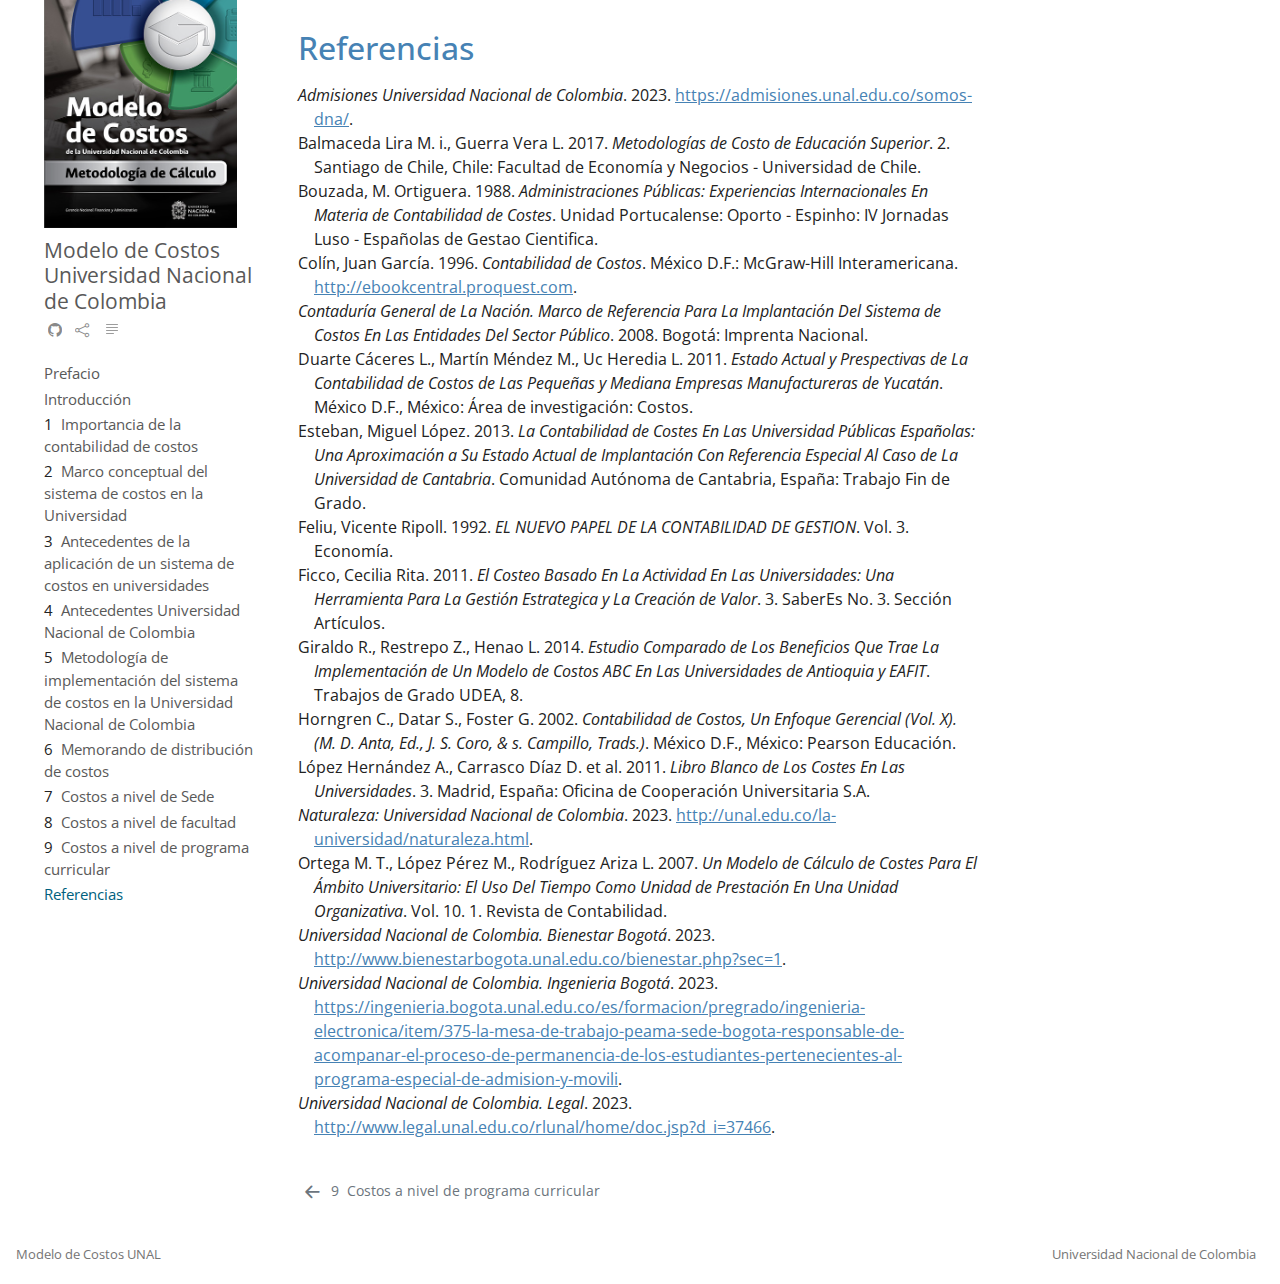
<file: docs/references.html>
<!DOCTYPE html>
<html xmlns="http://www.w3.org/1999/xhtml" lang="en" xml:lang="en"><head>

<meta charset="utf-8">
<meta name="generator" content="quarto-1.2.335">

<meta name="viewport" content="width=device-width, initial-scale=1.0, user-scalable=yes">


<title>Modelo de Costos Universidad Nacional de Colombia - Referencias</title>
<style>
code{white-space: pre-wrap;}
span.smallcaps{font-variant: small-caps;}
div.columns{display: flex; gap: min(4vw, 1.5em);}
div.column{flex: auto; overflow-x: auto;}
div.hanging-indent{margin-left: 1.5em; text-indent: -1.5em;}
ul.task-list{list-style: none;}
ul.task-list li input[type="checkbox"] {
  width: 0.8em;
  margin: 0 0.8em 0.2em -1.6em;
  vertical-align: middle;
}
div.csl-bib-body { }
div.csl-entry {
  clear: both;
}
.hanging div.csl-entry {
  margin-left:2em;
  text-indent:-2em;
}
div.csl-left-margin {
  min-width:2em;
  float:left;
}
div.csl-right-inline {
  margin-left:2em;
  padding-left:1em;
}
div.csl-indent {
  margin-left: 2em;
}
</style>


<script src="site_libs/quarto-nav/quarto-nav.js"></script>
<script src="site_libs/quarto-nav/headroom.min.js"></script>
<link href="./CostosPrograma.html" rel="prev">
<link href="./Imagenes/Logotipo_UNAL.png" rel="icon" type="image/png">
<script src="site_libs/clipboard/clipboard.min.js"></script>
<script src="site_libs/quarto-html/quarto.js"></script>
<script src="site_libs/quarto-html/popper.min.js"></script>
<script src="site_libs/quarto-html/tippy.umd.min.js"></script>
<script src="site_libs/quarto-html/anchor.min.js"></script>
<link href="site_libs/quarto-html/tippy.css" rel="stylesheet">
<link href="site_libs/quarto-html/quarto-syntax-highlighting.css" rel="stylesheet" id="quarto-text-highlighting-styles">
<script src="site_libs/bootstrap/bootstrap.min.js"></script>
<link href="site_libs/bootstrap/bootstrap-icons.css" rel="stylesheet">
<link href="site_libs/bootstrap/bootstrap.min.css" rel="stylesheet" id="quarto-bootstrap" data-mode="light">
<script id="quarto-search-options" type="application/json">{
  "language": {
    "search-no-results-text": "No results",
    "search-matching-documents-text": "matching documents",
    "search-copy-link-title": "Copy link to search",
    "search-hide-matches-text": "Hide additional matches",
    "search-more-match-text": "more match in this document",
    "search-more-matches-text": "more matches in this document",
    "search-clear-button-title": "Clear",
    "search-detached-cancel-button-title": "Cancel",
    "search-submit-button-title": "Submit"
  }
}</script>
<link href="style.css" rel="stylesheet">


<link rel="stylesheet" href="style.css">
</head>

<body class="nav-sidebar floating">

<div id="quarto-search-results"></div>
  <header id="quarto-header" class="headroom fixed-top">
  <nav class="quarto-secondary-nav" data-bs-toggle="collapse" data-bs-target="#quarto-sidebar" aria-controls="quarto-sidebar" aria-expanded="false" aria-label="Toggle sidebar navigation" onclick="if (window.quartoToggleHeadroom) { window.quartoToggleHeadroom(); }">
    <div class="container-fluid d-flex justify-content-between">
      <h1 class="quarto-secondary-nav-title">Referencias</h1>
      <button type="button" class="quarto-btn-toggle btn" aria-label="Show secondary navigation">
        <i class="bi bi-chevron-right"></i>
      </button>
    </div>
  </nav>
</header>
<!-- content -->
<div id="quarto-content" class="quarto-container page-columns page-rows-contents page-layout-article">
<!-- sidebar -->
  <nav id="quarto-sidebar" class="sidebar collapse sidebar-navigation floating overflow-auto">
    <div class="pt-lg-2 mt-2 text-left sidebar-header sidebar-header-stacked">
      <a href="./index.html" class="sidebar-logo-link">
      <img src="./Imagenes/Portada1.png" alt="" class="sidebar-logo py-0 d-lg-inline d-none">
      </a>
    <div class="sidebar-title mb-0 py-0">
      <a href="./">Modelo de Costos Universidad Nacional de Colombia</a> 
        <div class="sidebar-tools-main tools-wide">
    <a href="https://github.com/estadisticaun/MCostos" title="Source Code" class="sidebar-tool px-1"><i class="bi bi-github"></i></a>
    <a href="" title="Share" id="sidebar-tool-dropdown-0" class="sidebar-tool dropdown-toggle px-1" data-bs-toggle="dropdown" aria-expanded="false"><i class="bi bi-share"></i></a>
    <ul class="dropdown-menu" aria-labelledby="sidebar-tool-dropdown-0">
        <li>
          <a class="dropdown-item sidebar-tools-main-item" href="https://twitter.com/intent/tweet?url=|url|">
            <i class="bi bi-bi-twitter pe-1"></i>
          Twitter
          </a>
        </li>
        <li>
          <a class="dropdown-item sidebar-tools-main-item" href="https://www.facebook.com/sharer/sharer.php?u=|url|">
            <i class="bi bi-bi-facebook pe-1"></i>
          Facebook
          </a>
        </li>
        <li>
          <a class="dropdown-item sidebar-tools-main-item" href="https://www.linkedin.com/sharing/share-offsite/?url=|url|">
            <i class="bi bi-bi-linkedin pe-1"></i>
          LinkedIn
          </a>
        </li>
    </ul>
  <a href="" class="quarto-reader-toggle sidebar-tool" onclick="window.quartoToggleReader(); return false;" title="Toggle reader mode">
  <div class="quarto-reader-toggle-btn">
  <i class="bi"></i>
  </div>
</a>
</div>
    </div>
      </div>
    <div class="sidebar-menu-container"> 
    <ul class="list-unstyled mt-1">
        <li class="sidebar-item">
  <div class="sidebar-item-container"> 
  <a href="./index.html" class="sidebar-item-text sidebar-link">Prefacio</a>
  </div>
</li>
        <li class="sidebar-item">
  <div class="sidebar-item-container"> 
  <a href="./intro.html" class="sidebar-item-text sidebar-link">Introducción</a>
  </div>
</li>
        <li class="sidebar-item">
  <div class="sidebar-item-container"> 
  <a href="./Importancia.html" class="sidebar-item-text sidebar-link"><span class="chapter-number">1</span>&nbsp; <span class="chapter-title">Importancia de la contabilidad de costos</span></a>
  </div>
</li>
        <li class="sidebar-item">
  <div class="sidebar-item-container"> 
  <a href="./MarcoConceptual.html" class="sidebar-item-text sidebar-link"><span class="chapter-number">2</span>&nbsp; <span class="chapter-title">Marco conceptual del sistema de costos en la Universidad</span></a>
  </div>
</li>
        <li class="sidebar-item">
  <div class="sidebar-item-container"> 
  <a href="./AntecedentesAplicacion.html" class="sidebar-item-text sidebar-link"><span class="chapter-number">3</span>&nbsp; <span class="chapter-title">Antecedentes de la aplicación de un sistema de costos en universidades</span></a>
  </div>
</li>
        <li class="sidebar-item">
  <div class="sidebar-item-container"> 
  <a href="./AntecedentesUNAL.html" class="sidebar-item-text sidebar-link"><span class="chapter-number">4</span>&nbsp; <span class="chapter-title">Antecedentes Universidad Nacional de Colombia</span></a>
  </div>
</li>
        <li class="sidebar-item">
  <div class="sidebar-item-container"> 
  <a href="./Metodologia.html" class="sidebar-item-text sidebar-link"><span class="chapter-number">5</span>&nbsp; <span class="chapter-title">Metodología de implementación del sistema de costos en la Universidad Nacional de Colombia</span></a>
  </div>
</li>
        <li class="sidebar-item">
  <div class="sidebar-item-container"> 
  <a href="./Memorando.html" class="sidebar-item-text sidebar-link"><span class="chapter-number">6</span>&nbsp; <span class="chapter-title">Memorando de distribución de costos</span></a>
  </div>
</li>
        <li class="sidebar-item">
  <div class="sidebar-item-container"> 
  <a href="./CostosSede.html" class="sidebar-item-text sidebar-link"><span class="chapter-number">7</span>&nbsp; <span class="chapter-title">Costos a nivel de Sede</span></a>
  </div>
</li>
        <li class="sidebar-item">
  <div class="sidebar-item-container"> 
  <a href="./CostosFacultad.html" class="sidebar-item-text sidebar-link"><span class="chapter-number">8</span>&nbsp; <span class="chapter-title">Costos a nivel de facultad</span></a>
  </div>
</li>
        <li class="sidebar-item">
  <div class="sidebar-item-container"> 
  <a href="./CostosPrograma.html" class="sidebar-item-text sidebar-link"><span class="chapter-number">9</span>&nbsp; <span class="chapter-title">Costos a nivel de programa curricular</span></a>
  </div>
</li>
        <li class="sidebar-item">
  <div class="sidebar-item-container"> 
  <a href="./references.html" class="sidebar-item-text sidebar-link active">Referencias</a>
  </div>
</li>
    </ul>
    </div>
</nav>
<!-- margin-sidebar -->
    <div id="quarto-margin-sidebar" class="sidebar margin-sidebar">
        
    </div>
<!-- main -->
<main class="content" id="quarto-document-content">

<header id="title-block-header" class="quarto-title-block default">
<div class="quarto-title">
<h1 class="title d-none d-lg-block">Referencias</h1>
</div>



<div class="quarto-title-meta">

    
  
    
  </div>
  

</header>

<div id="refs" class="references csl-bib-body hanging-indent" role="doc-bibliography">
<div id="ref-AdmisionesUNAL" class="csl-entry" role="doc-biblioentry">
<em>Admisiones Universidad Nacional de Colombia</em>. 2023. <a href="https://admisiones.unal.edu.co/somos-dna/">https://admisiones.unal.edu.co/somos-dna/</a>.
</div>
<div id="ref-BalmacedaGuerra" class="csl-entry" role="doc-biblioentry">
Balmaceda Lira M. i., Guerra Vera L. 2017. <em>Metodologías de Costo de
Educación Superior</em>. 2. Santiago de Chile, Chile: Facultad de
Economía y Negocios - Universidad de Chile.
</div>
<div id="ref-Ortiguera" class="csl-entry" role="doc-biblioentry">
Bouzada, M. Ortiguera. 1988. <em>Administraciones Públicas: Experiencias
Internacionales En Materia de Contabilidad de Costes</em>. Unidad
Portucalense: Oporto - Espinho: IV Jornadas Luso - Españolas de Gestao
Cientifica.
</div>
<div id="ref-GarciaColin" class="csl-entry" role="doc-biblioentry">
Colín, Juan García. 1996. <em>Contabilidad de Costos</em>. México D.F.:
McGraw-Hill Interamericana. <a href="http://ebookcentral.proquest.com">http://ebookcentral.proquest.com</a>.
</div>
<div id="ref-Contaduria" class="csl-entry" role="doc-biblioentry">
<em>Contaduría General de La Nación. Marco de Referencia Para La
Implantación Del Sistema de Costos En Las Entidades Del Sector
Público</em>. 2008. Bogotá: Imprenta Nacional.
</div>
<div id="ref-DuarteHeredia" class="csl-entry" role="doc-biblioentry">
Duarte Cáceres L., Martín Méndez M., Uc Heredia L. 2011. <em>Estado
Actual y Prespectivas de La Contabilidad de Costos de Las Pequeñas y
Mediana Empresas Manufactureras de Yucatán</em>. México D.F., México:
Área de investigación: Costos.
</div>
<div id="ref-LopezEsteban" class="csl-entry" role="doc-biblioentry">
Esteban, Miguel López. 2013. <em>La Contabilidad de Costes En Las
Universidad Públicas Españolas: Una Aproximación a Su Estado Actual de
Implantación Con Referencia Especial Al Caso de La Universidad de
Cantabria</em>. Comunidad Autónoma de Cantabria, España: Trabajo Fin de
Grado.
</div>
<div id="ref-Ripoll" class="csl-entry" role="doc-biblioentry">
Feliu, Vicente Ripoll. 1992. <em>EL NUEVO PAPEL DE LA CONTABILIDAD DE
GESTION</em>. Vol. 3. Economía.
</div>
<div id="ref-Ficco" class="csl-entry" role="doc-biblioentry">
Ficco, Cecilia Rita. 2011. <em>El Costeo Basado En La Actividad En Las
Universidades: Una Herramienta Para La Gestión Estrategica y La Creación
de Valor</em>. 3. SaberEs No. 3. Sección Artículos.
</div>
<div id="ref-GiraldoHenao" class="csl-entry" role="doc-biblioentry">
Giraldo R., Restrepo Z., Henao L. 2014. <em>Estudio Comparado de Los
Beneficios Que Trae La Implementación de Un Modelo de Costos ABC En Las
Universidades de Antioquia y EAFIT</em>. Trabajos de Grado UDEA, 8.
</div>
<div id="ref-HorngrenFoster" class="csl-entry" role="doc-biblioentry">
Horngren C., Datar S., Foster G. 2002. <em>Contabilidad de Costos, Un
Enfoque Gerencial (Vol. X). (M. D. Anta, Ed., J. S. Coro, &amp; s.
Campillo, Trads.)</em>. México D.F., México: Pearson Educación.
</div>
<div id="ref-LopezCarrasco" class="csl-entry" role="doc-biblioentry">
López Hernández A., Carrasco Díaz D. et al. 2011. <em>Libro Blanco de
Los Costes En Las Universidades</em>. 3. Madrid, España: Oficina de
Cooperación Universitaria S.A.
</div>
<div id="ref-UNALNaturaleza" class="csl-entry" role="doc-biblioentry">
<em>Naturaleza: Universidad Nacional de Colombia</em>. 2023. <a href="http://unal.edu.co/la-universidad/naturaleza.html">http://unal.edu.co/la-universidad/naturaleza.html</a>.
</div>
<div id="ref-OrtegaRodriguez" class="csl-entry" role="doc-biblioentry">
Ortega M. T., López Pérez M., Rodríguez Ariza L. 2007. <em>Un Modelo de
Cálculo de Costes Para El Ámbito Universitario: El Uso Del Tiempo Como
Unidad de Prestación En Una Unidad Organizativa</em>. Vol. 10. 1.
Revista de Contabilidad.
</div>
<div id="ref-UNALBienestar" class="csl-entry" role="doc-biblioentry">
<em>Universidad Nacional de Colombia. Bienestar Bogotá</em>. 2023. <a href="http://www.bienestarbogota.unal.edu.co/bienestar.php?sec=1">http://www.bienestarbogota.unal.edu.co/bienestar.php?sec=1</a>.
</div>
<div id="ref-UNALIngenieria" class="csl-entry" role="doc-biblioentry">
<em>Universidad Nacional de Colombia. Ingenieria Bogotá</em>. 2023. <a href="https://ingenieria.bogota.unal.edu.co/es/formacion/pregrado/ingenieria-electronica/item/375-la-mesa-de-trabajo-peama-sede-bogota-responsable-de-acompanar-el-proceso-de-permanencia-de-los-estudiantes-pertenecientes-al-programa-especial-de-admision-y-movili">https://ingenieria.bogota.unal.edu.co/es/formacion/pregrado/ingenieria-electronica/item/375-la-mesa-de-trabajo-peama-sede-bogota-responsable-de-acompanar-el-proceso-de-permanencia-de-los-estudiantes-pertenecientes-al-programa-especial-de-admision-y-movili</a>.
</div>
<div id="ref-UNALLegal" class="csl-entry" role="doc-biblioentry">
<em>Universidad Nacional de Colombia. Legal</em>. 2023. <a href="http://www.legal.unal.edu.co/rlunal/home/doc.jsp?d_i=37466">http://www.legal.unal.edu.co/rlunal/home/doc.jsp?d_i=37466</a>.
</div>
</div>



</main> <!-- /main -->
<script id="quarto-html-after-body" type="application/javascript">
window.document.addEventListener("DOMContentLoaded", function (event) {
  const toggleBodyColorMode = (bsSheetEl) => {
    const mode = bsSheetEl.getAttribute("data-mode");
    const bodyEl = window.document.querySelector("body");
    if (mode === "dark") {
      bodyEl.classList.add("quarto-dark");
      bodyEl.classList.remove("quarto-light");
    } else {
      bodyEl.classList.add("quarto-light");
      bodyEl.classList.remove("quarto-dark");
    }
  }
  const toggleBodyColorPrimary = () => {
    const bsSheetEl = window.document.querySelector("link#quarto-bootstrap");
    if (bsSheetEl) {
      toggleBodyColorMode(bsSheetEl);
    }
  }
  toggleBodyColorPrimary();  
  const icon = "";
  const anchorJS = new window.AnchorJS();
  anchorJS.options = {
    placement: 'right',
    icon: icon
  };
  anchorJS.add('.anchored');
  const clipboard = new window.ClipboardJS('.code-copy-button', {
    target: function(trigger) {
      return trigger.previousElementSibling;
    }
  });
  clipboard.on('success', function(e) {
    // button target
    const button = e.trigger;
    // don't keep focus
    button.blur();
    // flash "checked"
    button.classList.add('code-copy-button-checked');
    var currentTitle = button.getAttribute("title");
    button.setAttribute("title", "Copied!");
    let tooltip;
    if (window.bootstrap) {
      button.setAttribute("data-bs-toggle", "tooltip");
      button.setAttribute("data-bs-placement", "left");
      button.setAttribute("data-bs-title", "Copied!");
      tooltip = new bootstrap.Tooltip(button, 
        { trigger: "manual", 
          customClass: "code-copy-button-tooltip",
          offset: [0, -8]});
      tooltip.show();    
    }
    setTimeout(function() {
      if (tooltip) {
        tooltip.hide();
        button.removeAttribute("data-bs-title");
        button.removeAttribute("data-bs-toggle");
        button.removeAttribute("data-bs-placement");
      }
      button.setAttribute("title", currentTitle);
      button.classList.remove('code-copy-button-checked');
    }, 1000);
    // clear code selection
    e.clearSelection();
  });
  function tippyHover(el, contentFn) {
    const config = {
      allowHTML: true,
      content: contentFn,
      maxWidth: 500,
      delay: 100,
      arrow: false,
      appendTo: function(el) {
          return el.parentElement;
      },
      interactive: true,
      interactiveBorder: 10,
      theme: 'quarto',
      placement: 'bottom-start'
    };
    window.tippy(el, config); 
  }
  const noterefs = window.document.querySelectorAll('a[role="doc-noteref"]');
  for (var i=0; i<noterefs.length; i++) {
    const ref = noterefs[i];
    tippyHover(ref, function() {
      // use id or data attribute instead here
      let href = ref.getAttribute('data-footnote-href') || ref.getAttribute('href');
      try { href = new URL(href).hash; } catch {}
      const id = href.replace(/^#\/?/, "");
      const note = window.document.getElementById(id);
      return note.innerHTML;
    });
  }
  const findCites = (el) => {
    const parentEl = el.parentElement;
    if (parentEl) {
      const cites = parentEl.dataset.cites;
      if (cites) {
        return {
          el,
          cites: cites.split(' ')
        };
      } else {
        return findCites(el.parentElement)
      }
    } else {
      return undefined;
    }
  };
  var bibliorefs = window.document.querySelectorAll('a[role="doc-biblioref"]');
  for (var i=0; i<bibliorefs.length; i++) {
    const ref = bibliorefs[i];
    const citeInfo = findCites(ref);
    if (citeInfo) {
      tippyHover(citeInfo.el, function() {
        var popup = window.document.createElement('div');
        citeInfo.cites.forEach(function(cite) {
          var citeDiv = window.document.createElement('div');
          citeDiv.classList.add('hanging-indent');
          citeDiv.classList.add('csl-entry');
          var biblioDiv = window.document.getElementById('ref-' + cite);
          if (biblioDiv) {
            citeDiv.innerHTML = biblioDiv.innerHTML;
          }
          popup.appendChild(citeDiv);
        });
        return popup.innerHTML;
      });
    }
  }
});
</script>
<nav class="page-navigation">
  <div class="nav-page nav-page-previous">
      <a href="./CostosPrograma.html" class="pagination-link">
        <i class="bi bi-arrow-left-short"></i> <span class="nav-page-text"><span class="chapter-number">9</span>&nbsp; <span class="chapter-title">Costos a nivel de programa curricular</span></span>
      </a>          
  </div>
  <div class="nav-page nav-page-next">
  </div>
</nav>
</div> <!-- /content -->
<footer class="footer">
  <div class="nav-footer">
    <div class="nav-footer-left">
      <ul class="footer-items list-unstyled">
    <li class="nav-item">
 Modelo de Costos UNAL
  </li>  
</ul>
    </div>   
    <div class="nav-footer-right">
      <ul class="footer-items list-unstyled">
    <li class="nav-item">
    <a class="nav-link" href="https://gerencia.unal.edu.co/">Universidad Nacional de Colombia</a>
  </li>  
</ul>
    </div>
  </div>
</footer>



</body></html>
</file>
<file: docs/site_libs/quarto-html/tippy.css>
.tippy-box[data-animation=fade][data-state=hidden]{opacity:0}[data-tippy-root]{max-width:calc(100vw - 10px)}.tippy-box{position:relative;background-color:#333;color:#fff;border-radius:4px;font-size:14px;line-height:1.4;white-space:normal;outline:0;transition-property:transform,visibility,opacity}.tippy-box[data-placement^=top]>.tippy-arrow{bottom:0}.tippy-box[data-placement^=top]>.tippy-arrow:before{bottom:-7px;left:0;border-width:8px 8px 0;border-top-color:initial;transform-origin:center top}.tippy-box[data-placement^=bottom]>.tippy-arrow{top:0}.tippy-box[data-placement^=bottom]>.tippy-arrow:before{top:-7px;left:0;border-width:0 8px 8px;border-bottom-color:initial;transform-origin:center bottom}.tippy-box[data-placement^=left]>.tippy-arrow{right:0}.tippy-box[data-placement^=left]>.tippy-arrow:before{border-width:8px 0 8px 8px;border-left-color:initial;right:-7px;transform-origin:center left}.tippy-box[data-placement^=right]>.tippy-arrow{left:0}.tippy-box[data-placement^=right]>.tippy-arrow:before{left:-7px;border-width:8px 8px 8px 0;border-right-color:initial;transform-origin:center right}.tippy-box[data-inertia][data-state=visible]{transition-timing-function:cubic-bezier(.54,1.5,.38,1.11)}.tippy-arrow{width:16px;height:16px;color:#333}.tippy-arrow:before{content:"";position:absolute;border-color:transparent;border-style:solid}.tippy-content{position:relative;padding:5px 9px;z-index:1}
</file>
<file: docs/site_libs/quarto-html/quarto-syntax-highlighting.css>
/* quarto syntax highlight colors */
:root {
  --quarto-hl-ot-color: #003B4F;
  --quarto-hl-at-color: #657422;
  --quarto-hl-ss-color: #20794D;
  --quarto-hl-an-color: #5E5E5E;
  --quarto-hl-fu-color: #4758AB;
  --quarto-hl-st-color: #20794D;
  --quarto-hl-cf-color: #003B4F;
  --quarto-hl-op-color: #5E5E5E;
  --quarto-hl-er-color: #AD0000;
  --quarto-hl-bn-color: #AD0000;
  --quarto-hl-al-color: #AD0000;
  --quarto-hl-va-color: #111111;
  --quarto-hl-bu-color: inherit;
  --quarto-hl-ex-color: inherit;
  --quarto-hl-pp-color: #AD0000;
  --quarto-hl-in-color: #5E5E5E;
  --quarto-hl-vs-color: #20794D;
  --quarto-hl-wa-color: #5E5E5E;
  --quarto-hl-do-color: #5E5E5E;
  --quarto-hl-im-color: #00769E;
  --quarto-hl-ch-color: #20794D;
  --quarto-hl-dt-color: #AD0000;
  --quarto-hl-fl-color: #AD0000;
  --quarto-hl-co-color: #5E5E5E;
  --quarto-hl-cv-color: #5E5E5E;
  --quarto-hl-cn-color: #8f5902;
  --quarto-hl-sc-color: #5E5E5E;
  --quarto-hl-dv-color: #AD0000;
  --quarto-hl-kw-color: #003B4F;
}

/* other quarto variables */
:root {
  --quarto-font-monospace: SFMono-Regular, Menlo, Monaco, Consolas, "Liberation Mono", "Courier New", monospace;
}

pre > code.sourceCode > span {
  color: #003B4F;
}

code span {
  color: #003B4F;
}

code.sourceCode > span {
  color: #003B4F;
}

div.sourceCode,
div.sourceCode pre.sourceCode {
  color: #003B4F;
}

code span.ot {
  color: #003B4F;
}

code span.at {
  color: #657422;
}

code span.ss {
  color: #20794D;
}

code span.an {
  color: #5E5E5E;
}

code span.fu {
  color: #4758AB;
}

code span.st {
  color: #20794D;
}

code span.cf {
  color: #003B4F;
}

code span.op {
  color: #5E5E5E;
}

code span.er {
  color: #AD0000;
}

code span.bn {
  color: #AD0000;
}

code span.al {
  color: #AD0000;
}

code span.va {
  color: #111111;
}

code span.pp {
  color: #AD0000;
}

code span.in {
  color: #5E5E5E;
}

code span.vs {
  color: #20794D;
}

code span.wa {
  color: #5E5E5E;
  font-style: italic;
}

code span.do {
  color: #5E5E5E;
  font-style: italic;
}

code span.im {
  color: #00769E;
}

code span.ch {
  color: #20794D;
}

code span.dt {
  color: #AD0000;
}

code span.fl {
  color: #AD0000;
}

code span.co {
  color: #5E5E5E;
}

code span.cv {
  color: #5E5E5E;
  font-style: italic;
}

code span.cn {
  color: #8f5902;
}

code span.sc {
  color: #5E5E5E;
}

code span.dv {
  color: #AD0000;
}

code span.kw {
  color: #003B4F;
}

.prevent-inlining {
  content: "</";
}

/*# sourceMappingURL=debc5d5d77c3f9108843748ff7464032.css.map */
</file>
<file: docs/style.css>
body {
 /* font-family: cursive;*/
 /* text-align: justify;*/
 /* background-color: gray;*/
}
a {
    color: steelblue;
}
h1 {
    color: steelblue;
    font-weight: 500;
    font-size: xx-large;
}
h2 {
    color: steelblue;
    font-weight: 400;
    font-size: x-large;
}
h3 {
    color: steelblue;
    font-weight: 400;
    font-size: large;
}
h4 {
    color: steelblue;
    font-weight: 400;
    font-size: medium;
}
p {
    text-align: justify;
}

.link { color: steelblue; }
.link:hover { color: darkgray; }


.img-container {
    text-align: center;
}

.figure {
    text-align: center;
    display: block;
    justify-content: center;
    align-items: center;
}

.double-column-list {
  columns: 2; /* Divide en dos columnas */
  -webkit-columns: 2; /* Para navegadores webkit (Safari, Chrome, etc.) */
  -moz-columns: 2; /* Para navegadores Mozilla (Firefox) */
}
</file>
